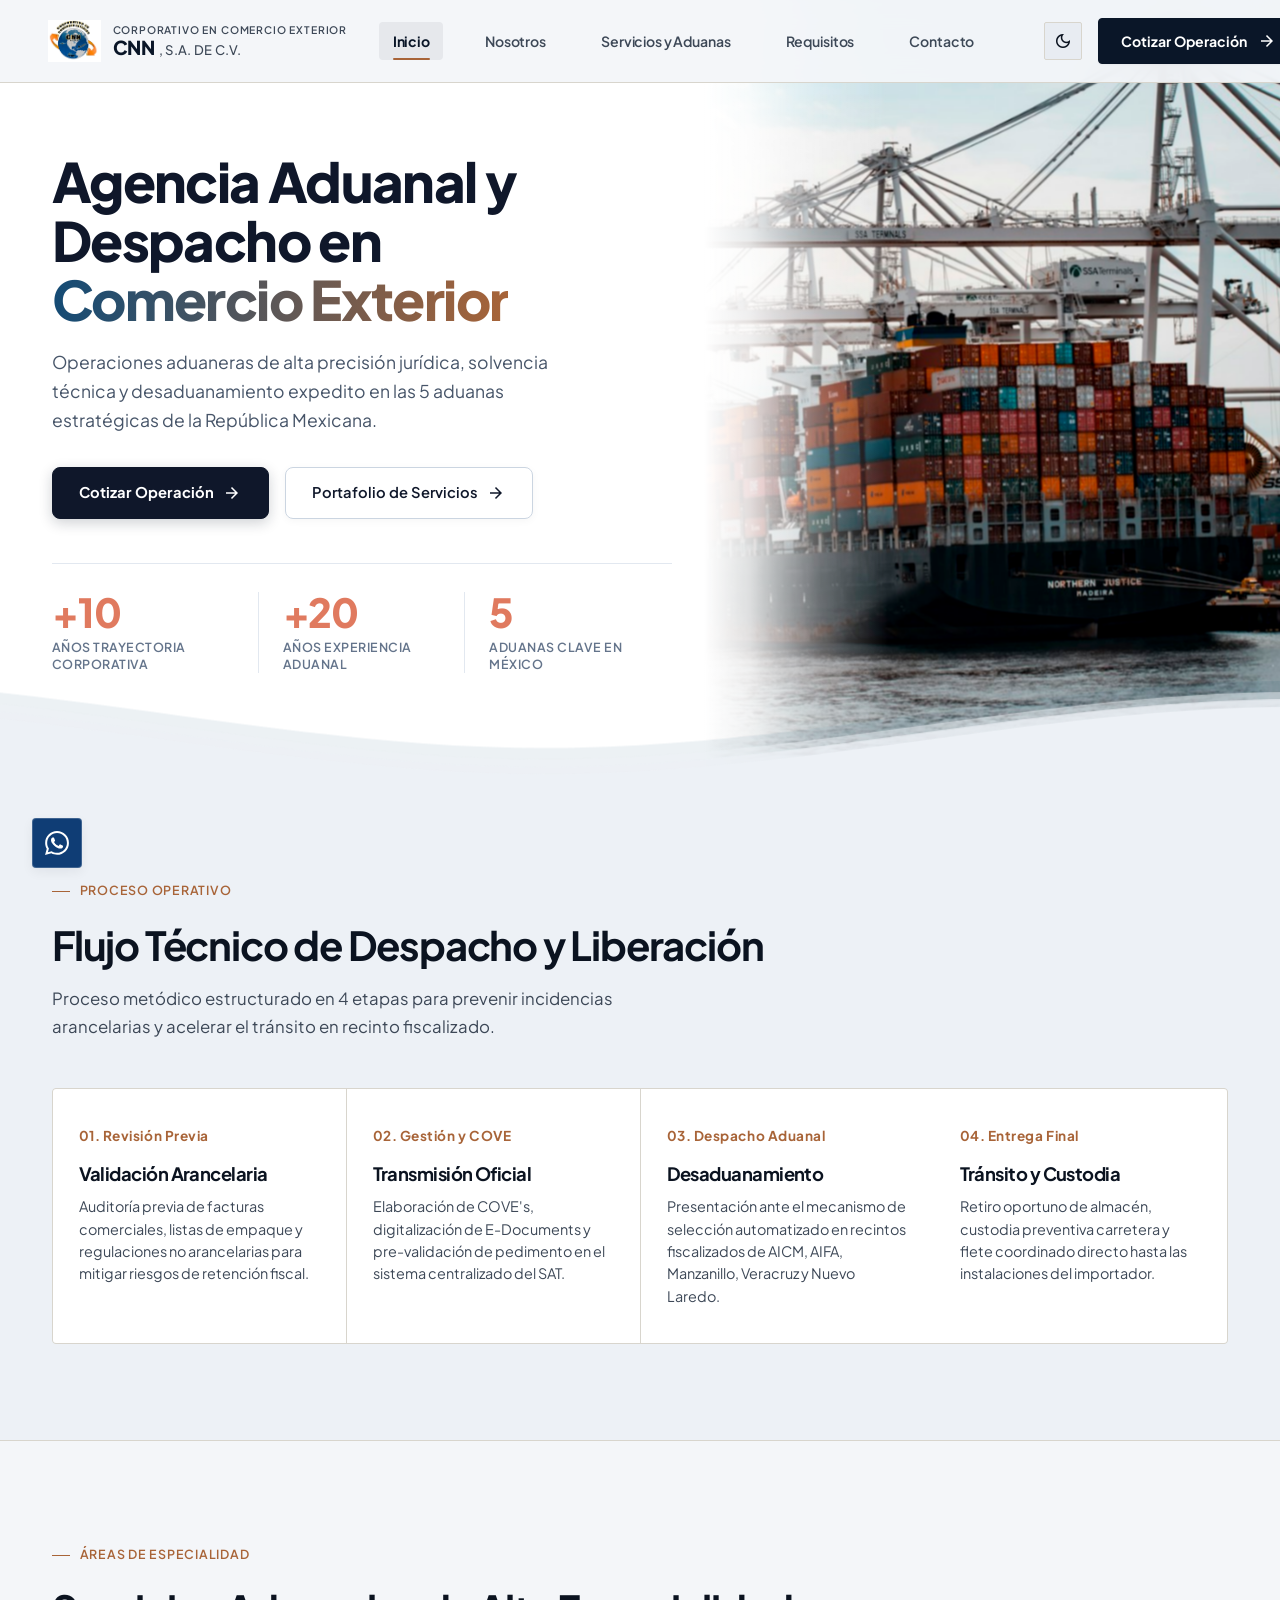
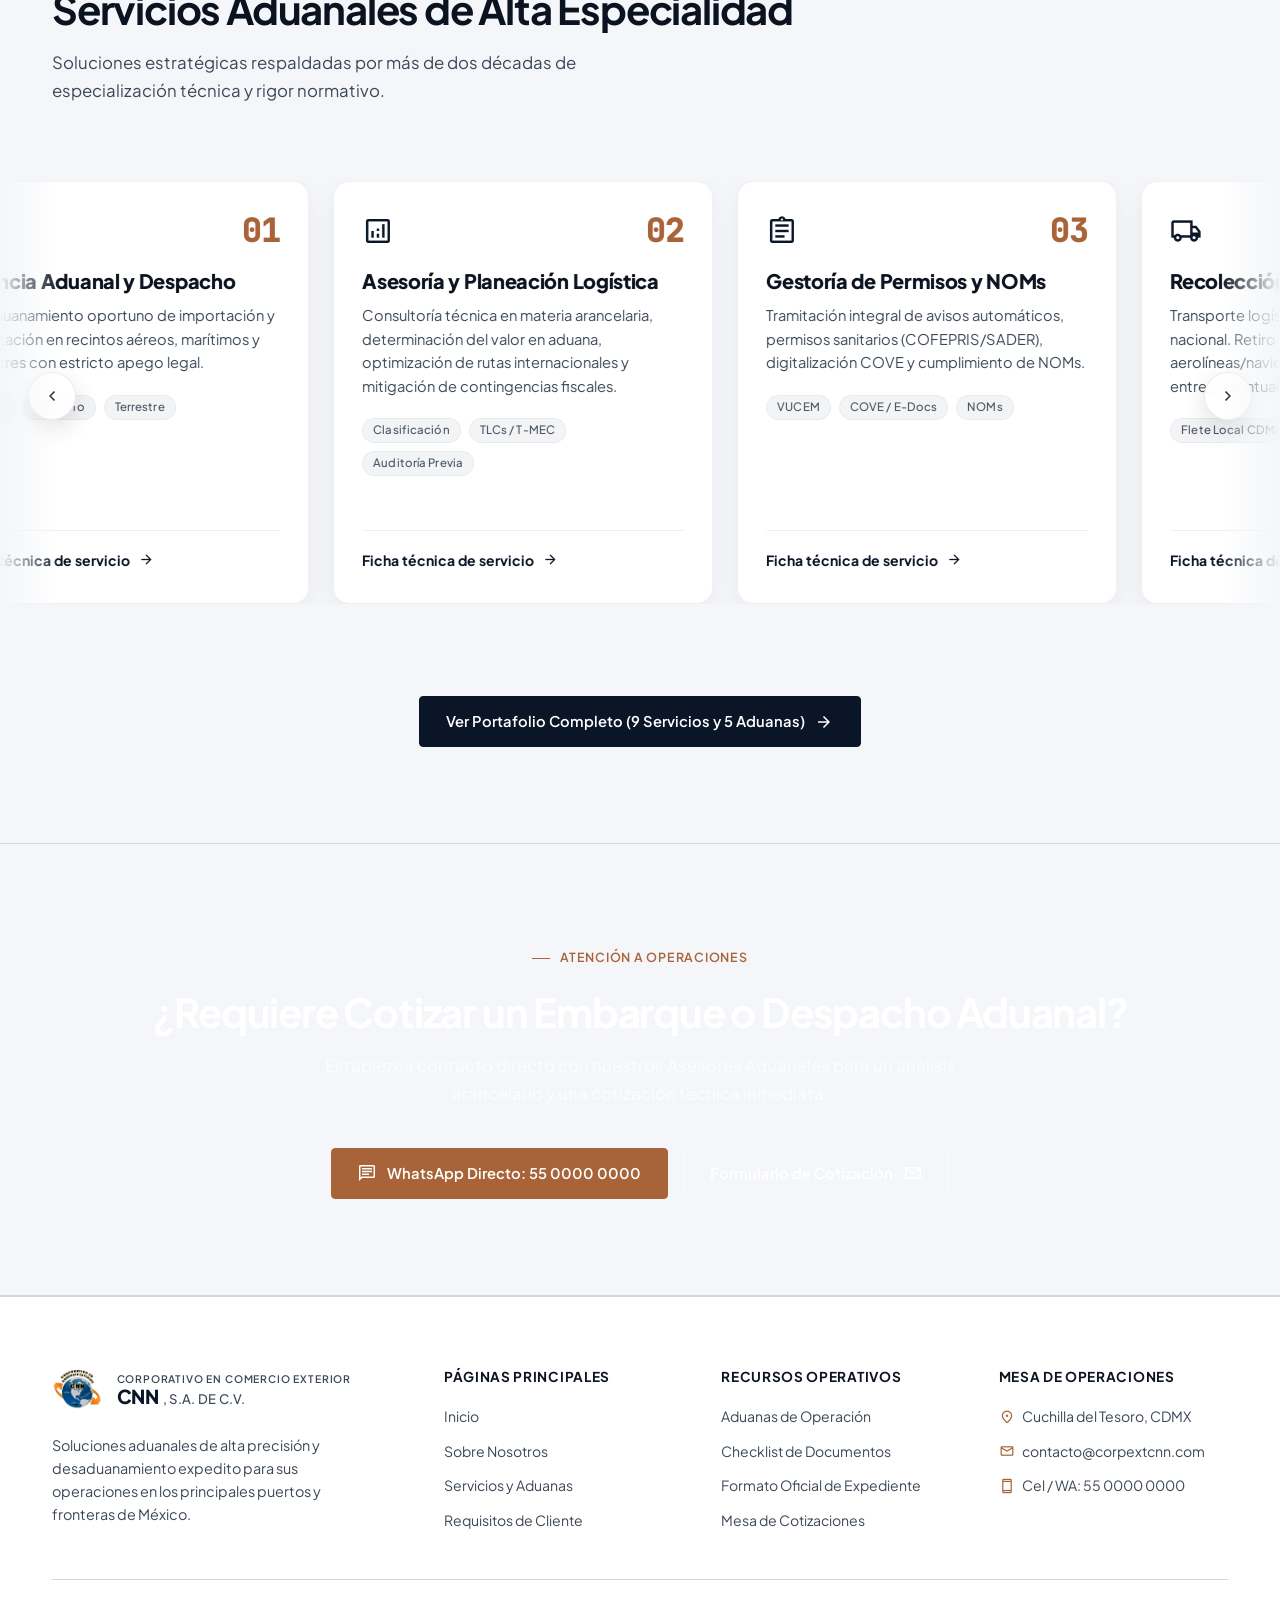
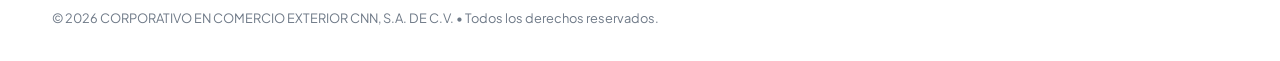
<file: index.html>
<!DOCTYPE html>
<html lang="es" data-theme="light">
<head>
  <meta charset="UTF-8">
  <meta name="viewport" content="width=device-width, initial-scale=1.0">
  <title>CORPORATIVO EN COMERCIO EXTERIOR CNN, S.A. DE C.V. | Agencia Aduanal</title>
  <meta name="description" content="CORPORATIVO EN COMERCIO EXTERIOR CNN, S.A. DE C.V. - Agencia Aduanal y Consultoría en Comercio Exterior. Despacho ágil, seguro y expedito en las 5 aduanas clave de México.">
  
  <script>(function(){const t=localStorage.getItem('cnn_theme')||'light';document.documentElement.setAttribute('data-theme',t);})();</script>
  <link rel="stylesheet" href="https://fonts.googleapis.com/css2?family=Material+Symbols+Outlined:opsz,wght,FILL,GRAD@20..48,100..700,0..1,-50..200" />
  <link rel="stylesheet" href="styles.css">
  <link rel="icon" type="image/png" href="assets/images/cnn_logo.png">
</head>
<body>

  <!-- HEADER -->
  <header class="header">
    <div class="container nav-container">
      <a href="index.html" class="logo">
        <img src="assets/images/cnn_logo.png" alt="CORPORATIVO EN COMERCIO EXTERIOR CNN, S.A. DE C.V." class="logo-img">
        <div class="logo-text">
          <span class="logo-dept">CORPORATIVO EN COMERCIO EXTERIOR</span>
          <div class="logo-brand-row">
            <span class="logo-title">CNN</span>
            <span class="logo-subtitle">, S.A. DE C.V.</span>
          </div>
        </div>
      </a>

      <nav class="nav-menu" id="navMenu">
        <a href="index.html" class="nav-link active">Inicio</a>
        <a href="nosotros.html" class="nav-link">Nosotros</a>
        <a href="servicios.html" class="nav-link">Servicios y Aduanas</a>
        <a href="requisitos.html" class="nav-link">Requisitos</a>
        <a href="contacto.html" class="nav-link">Contacto</a>
        <a href="contacto.html" class="btn btn-primary nav-mobile-cta">
          <span>Cotizar Operación</span>
          <span class="material-symbols-outlined">arrow_forward</span>
        </a>
      </nav>

      <div class="nav-actions">
        <button class="theme-toggle" id="themeToggle" aria-label="Cambiar tema">
          <!-- Icon injected by JS -->
        </button>
        <a href="contacto.html" class="btn btn-primary">
          <span>Cotizar Operación</span>
          <span class="material-symbols-outlined">arrow_forward</span>
        </a>
        <button class="mobile-nav-toggle" id="navToggle" aria-label="Menú">
          <span class="material-symbols-outlined">menu</span>
        </button>
      </div>
    </div>
  </header>

  <!-- WHATSAPP FLOAT -->
  <a href="https://wa.me/525500000000?text=Hola,%20deseo%20informaci%C3%B3n%20sobre%20sus%20servicios" target="_blank" class="whatsapp-float" aria-label="WhatsApp">
    <svg class="svg-icon" viewBox="0 0 24 24"><path d="M.057 24l1.687-6.163c-1.041-1.804-1.588-3.849-1.587-5.946.003-6.556 5.338-11.891 11.893-11.891 3.181.001 6.167 1.24 8.413 3.488 2.245 2.248 3.481 5.236 3.48 8.414-.003 6.557-5.338 11.892-11.893 11.892-1.99-.001-3.951-.5-5.688-1.448l-6.305 1.654zm6.597-3.807c1.676.995 3.276 1.591 5.392 1.592 5.448 0 9.886-4.434 9.889-9.885.002-5.462-4.415-9.89-9.881-9.892-5.452 0-9.887 4.434-9.889 9.884-.001 2.225.651 3.891 1.746 5.634l-.999 3.648 3.742-.981zm11.387-5.464c-.074-.124-.272-.198-.57-.347-.297-.149-1.758-.868-2.031-.967-.272-.099-.47-.149-.669.149-.198.297-.768.967-.941 1.165-.173.198-.347.223-.644.074-.297-.149-1.255-.462-2.39-1.475-.883-.788-1.48-1.761-1.653-2.059-.173-.297-.018-.458.13-.606.134-.133.297-.347.446-.521.151-.172.2-.296.3-.495.099-.198.05-.372-.025-.521-.075-.148-.669-1.611-.916-2.206-.242-.579-.487-.501-.669-.51l-.57-.01c-.198 0-.52.074-.792.372s-1.04 1.016-1.04 2.479 1.065 2.876 1.213 3.074c.149.198 2.095 3.2 5.076 4.487.709.306 1.263.489 1.694.626.712.226 1.36.194 1.872.118.571-.085 1.758-.719 2.006-1.413.248-.695.248-1.29.173-1.414z"/></svg>
  </a>

  <!-- HERO SECTION -->
  <section class="hero-split hero-oceanic">
    <div class="hero-ambient-glow" aria-hidden="true"></div>
    <div class="hero-concave-shadow" aria-hidden="true"></div>

    <div class="container">
      <div class="hero-text-col">
        <h1 class="hero-title hero-stagger-1">
          Agencia Aduanal y Despacho en <span class="hero-accent">Comercio Exterior</span>
        </h1>
        <p class="hero-description hero-stagger-3">
          Operaciones aduaneras de alta precisión jurídica, solvencia técnica y desaduanamiento expedito en las 5 aduanas estratégicas de la República Mexicana.
        </p>
        <div class="hero-cta hero-stagger-4">
          <a href="contacto.html" class="btn btn-primary">
            <span>Cotizar Operación</span>
            <span class="material-symbols-outlined">arrow_forward</span>
          </a>
          <a href="servicios.html" class="btn btn-outline">
            <span>Portafolio de Servicios</span>
            <span class="material-symbols-outlined">arrow_forward</span>
          </a>
        </div>

        <div class="hero-stats-banner hero-stagger-5">
          <div class="stat-item">
            <h3>+<span class="counter" data-target="10">0</span></h3>
            <p>Años Trayectoria Corporativa</p>
          </div>
          <div class="stat-item">
            <h3>+<span class="counter" data-target="20">0</span></h3>
            <p>Años Experiencia Aduanal</p>
          </div>
          <div class="stat-item">
            <h3><span class="counter" data-target="5">0</span></h3>
            <p>Aduanas Clave en México</p>
          </div>
        </div>
      </div>
    </div>

    <div class="hero-visual">
      <div class="hero-img-wrapper">
        <img src="assets/images/hero_contenedores.jpg" onerror="this.onerror=null;this.src='https://images.unsplash.com/photo-1578575437130-527eed3abbec?auto=format&fit=crop&w=1400&q=85';" alt="Terminal Portuaria de Contenedores y Logística Internacional" loading="eager" width="1400" height="933">
      </div>
    </div>

    <div class="hero-waves-container" aria-hidden="true">
      <svg class="waves" xmlns="http://www.w3.org/2000/svg" xmlns:xlink="http://www.w3.org/1999/xlink"
        viewBox="0 24 150 28" preserveAspectRatio="none" shape-rendering="auto">
        <defs>
          <path id="gentle-wave" d="M-160 44c30 0 58-18 88-18s 58 18 88 18 58-18 88-18 58 18 88 18 v44h-352z" />
        </defs>
        <g class="waves-parallax">
          <use xlink:href="#gentle-wave" href="#gentle-wave" x="48" y="0" class="wave-layer-1" />
          <use xlink:href="#gentle-wave" href="#gentle-wave" x="48" y="3" class="wave-layer-2" />
          <use xlink:href="#gentle-wave" href="#gentle-wave" x="48" y="5" class="wave-layer-3" />
          <use xlink:href="#gentle-wave" href="#gentle-wave" x="48" y="7" class="wave-layer-4" />
        </g>
      </svg>
    </div>
  </section>

  <!-- TIMELINE PROCESS -->
  <section class="section timeline-section">
    <div class="container">
      <div class="reveal reveal-up">
        <div class="section-tag">
          Proceso Operativo
        </div>
        <h2 class="section-title">Flujo Técnico de Despacho y Liberación</h2>
        <p class="section-subtitle">
          Proceso metódico estructurado en 4 etapas para prevenir incidencias arancelarias y acelerar el tránsito en recinto fiscalizado.
        </p>
      </div>

      <div class="timeline-steps">
        <div class="timeline-step reveal reveal-up delay-100">
          <div class="step-num">01. Revisión Previa</div>
          <h3 class="step-title">Validación Arancelaria</h3>
          <p class="step-desc">Auditoría previa de facturas comerciales, listas de empaque y regulaciones no arancelarias para mitigar riesgos de retención fiscal.</p>
        </div>

        <div class="timeline-step reveal reveal-up delay-200">
          <div class="step-num">02. Gestión y COVE</div>
          <h3 class="step-title">Transmisión Oficial</h3>
          <p class="step-desc">Elaboración de COVE's, digitalización de E-Documents y pre-validación de pedimento en el sistema centralizado del SAT.</p>
        </div>

        <div class="timeline-step reveal reveal-up delay-300">
          <div class="step-num">03. Despacho Aduanal</div>
          <h3 class="step-title">Desaduanamiento</h3>
          <p class="step-desc">Presentación ante el mecanismo de selección automatizado en recintos fiscalizados de AICM, AIFA, Manzanillo, Veracruz y Nuevo Laredo.</p>
        </div>

        <div class="timeline-step reveal reveal-up delay-400">
          <div class="step-num">04. Entrega Final</div>
          <h3 class="step-title">Tránsito y Custodia</h3>
          <p class="step-desc">Retiro oportuno de almacén, custodia preventiva carretera y flete coordinado directo hasta las instalaciones del importador.</p>
        </div>
      </div>
    </div>
  </section>

  <!-- SERVICIOS PREVIEW -->
  <section class="section">
    <div class="container">
      <div class="reveal reveal-up">
        <div class="section-tag">
          Áreas de Especialidad
        </div>
        <h2 class="section-title">Servicios Aduanales de Alta Especialidad</h2>
        <p class="section-subtitle">
          Soluciones estratégicas respaldadas por más de dos décadas de especialización técnica y rigor normativo.
        </p>
      </div>

      <div class="services-slider-container">
        <!-- Flechas flotantes de navegación -->
        <button class="slider-arrow slider-arrow-prev" aria-label="Servicio anterior">
          <span class="material-symbols-outlined">chevron_left</span>
        </button>
        <button class="slider-arrow slider-arrow-next" aria-label="Siguiente servicio">
          <span class="material-symbols-outlined">chevron_right</span>
        </button>

        <div class="services-slider-viewport">
          <div class="infinite-services-track" id="homeServicesTrack">
            <!-- SET 1: 9 Soluciones Originales -->
            <!-- Servicio 01 -->
            <article class="service-card infinite-card">
              <div>
                <div class="service-card-top">
                  <span class="material-symbols-outlined service-lead-icon">domain</span>
                  <span class="service-card-number">01</span>
                </div>
                <h3 class="service-card-title">Agencia Aduanal y Despacho</h3>
                <p class="service-card-desc">Desaduanamiento oportuno de importación y exportación en recintos aéreos, marítimos y terrestres con estricto apego legal.</p>
                <div class="service-badges">
                  <span class="service-chip">Aéreo</span>
                  <span class="service-chip">Marítimo</span>
                  <span class="service-chip">Terrestre</span>
                </div>
              </div>
              <a href="servicios.html" class="service-link">
                <span>Ficha técnica de servicio</span>
                <span class="material-symbols-outlined">arrow_forward</span>
              </a>
            </article>

            <!-- Servicio 02 -->
            <article class="service-card infinite-card">
              <div>
                <div class="service-card-top">
                  <span class="material-symbols-outlined service-lead-icon">analytics</span>
                  <span class="service-card-number">02</span>
                </div>
                <h3 class="service-card-title">Asesoría y Planeación Logística</h3>
                <p class="service-card-desc">Consultoría técnica en materia arancelaria, determinación del valor en aduana, optimización de rutas internacionales y mitigación de contingencias fiscales.</p>
                <div class="service-badges">
                  <span class="service-chip">Clasificación</span>
                  <span class="service-chip">TLCs / T-MEC</span>
                  <span class="service-chip">Auditoría Previa</span>
                </div>
              </div>
              <a href="servicios.html" class="service-link">
                <span>Ficha técnica de servicio</span>
                <span class="material-symbols-outlined">arrow_forward</span>
              </a>
            </article>

            <!-- Servicio 03 -->
            <article class="service-card infinite-card">
              <div>
                <div class="service-card-top">
                  <span class="material-symbols-outlined service-lead-icon">assignment</span>
                  <span class="service-card-number">03</span>
                </div>
                <h3 class="service-card-title">Gestoría de Permisos y NOMs</h3>
                <p class="service-card-desc">Tramitación integral de avisos automáticos, permisos sanitarios (COFEPRIS/SADER), digitalización COVE y cumplimiento de NOMs.</p>
                <div class="service-badges">
                  <span class="service-chip">VUCEM</span>
                  <span class="service-chip">COVE / E-Docs</span>
                  <span class="service-chip">NOMs</span>
                </div>
              </div>
              <a href="servicios.html" class="service-link">
                <span>Ficha técnica de servicio</span>
                <span class="material-symbols-outlined">arrow_forward</span>
              </a>
            </article>

            <!-- Servicio 04 -->
            <article class="service-card infinite-card">
              <div>
                <div class="service-card-top">
                  <span class="material-symbols-outlined service-lead-icon">local_shipping</span>
                  <span class="service-card-number">04</span>
                </div>
                <h3 class="service-card-title">Recolección, Fletes y Entrega</h3>
                <p class="service-card-desc">Transporte logístico coordinado local y nacional. Retiro de guías en aerolíneas/navieras, maniobras en recinto y entrega puntual de carga en destino.</p>
                <div class="service-badges">
                  <span class="service-chip">Flete Local CDMX</span>
                  <span class="service-chip">Carretero</span>
                  <span class="service-chip">Custodia</span>
                </div>
              </div>
              <a href="servicios.html" class="service-link">
                <span>Ficha técnica de servicio</span>
                <span class="material-symbols-outlined">arrow_forward</span>
              </a>
            </article>

            <!-- Servicio 05 -->
            <article class="service-card infinite-card">
              <div>
                <div class="service-card-top">
                  <span class="material-symbols-outlined service-lead-icon">security</span>
                  <span class="service-card-number">05</span>
                </div>
                <h3 class="service-card-title">Custodia y Resguardo de Mercancía</h3>
                <p class="service-card-desc">Custodia preventiva armada y monitoreo satelital GPS en tiempo real para salvaguardar la integridad de embarques críticos durante el trayecto.</p>
                <div class="service-badges">
                  <span class="service-chip">Custodia Armada</span>
                  <span class="service-chip">Monitoreo GPS</span>
                  <span class="service-chip">Alto Valor</span>
                </div>
              </div>
              <a href="servicios.html" class="service-link">
                <span>Ficha técnica de servicio</span>
                <span class="material-symbols-outlined">arrow_forward</span>
              </a>
            </article>

            <!-- Servicio 06 -->
            <article class="service-card infinite-card">
              <div>
                <div class="service-card-top">
                  <span class="material-symbols-outlined service-lead-icon">sell</span>
                  <span class="service-card-number">06</span>
                </div>
                <h3 class="service-card-title">Etiquetado Fiscal en Recinto</h3>
                <p class="service-card-desc">Acondicionado, marbeteado y verificación de etiquetas en almacén de depósito fiscal autorizado, garantizando cumplimiento de NOM antes del despacho.</p>
                <div class="service-badges">
                  <span class="service-chip">Depósito Fiscal</span>
                  <span class="service-chip">Unidad UVA</span>
                  <span class="service-chip">Marbetes</span>
                </div>
              </div>
              <a href="servicios.html" class="service-link">
                <span>Ficha técnica de servicio</span>
                <span class="material-symbols-outlined">arrow_forward</span>
              </a>
            </article>

            <!-- Servicio 07 -->
            <article class="service-card infinite-card">
              <div>
                <div class="service-card-top">
                  <span class="material-symbols-outlined service-lead-icon">inventory_2</span>
                  <span class="service-card-number">07</span>
                </div>
                <h3 class="service-card-title">Consolidación y Desconsolidación</h3>
                <p class="service-card-desc">Recepción y desconsolidación de contenedores y carga fraccionada (LCL / LTL), optimizando tarifas de flete y coordinando entregas programadas.</p>
                <div class="service-badges">
                  <span class="service-chip">LCL / LTL</span>
                  <span class="service-chip">FCL Contenedor</span>
                  <span class="service-chip">Cross-Dock</span>
                </div>
              </div>
              <a href="servicios.html" class="service-link">
                <span>Ficha técnica de servicio</span>
                <span class="material-symbols-outlined">arrow_forward</span>
              </a>
            </article>

            <!-- Servicio 08 -->
            <article class="service-card infinite-card">
              <div>
                <div class="service-card-top">
                  <span class="material-symbols-outlined service-lead-icon">balance</span>
                  <span class="service-card-number">08</span>
                </div>
                <h3 class="service-card-title">Asesoría Legal y Defensa Aduanera</h3>
                <p class="service-card-desc">Respaldo jurídico en materia aduanera: atención a actas de reconocimiento, procedimientos PAMA, rectificaciones de pedimento y consultas al SAT.</p>
                <div class="service-badges">
                  <span class="service-chip">Atención PAMA</span>
                  <span class="service-chip">Rectificaciones</span>
                  <span class="service-chip">Defensa Fiscal</span>
                </div>
              </div>
              <a href="servicios.html" class="service-link">
                <span>Ficha técnica de servicio</span>
                <span class="material-symbols-outlined">arrow_forward</span>
              </a>
            </article>

            <!-- Servicio 09 -->
            <article class="service-card infinite-card">
              <div>
                <div class="service-card-top">
                  <span class="material-symbols-outlined service-lead-icon">science</span>
                  <span class="service-card-number">09</span>
                </div>
                <h3 class="service-card-title">Mercancías Reguladas y Especiales</h3>
                <p class="service-card-desc">Despacho especializado de mercancías con padrón sectorial: sustancias químicas, perecederos con cadena de frío, farmacéuticos y autopartes.</p>
                <div class="service-badges">
                  <span class="service-chip">Padrón Sectorial</span>
                  <span class="service-chip">Cadena Fría</span>
                  <span class="service-chip">Químicos</span>
                </div>
              </div>
              <a href="servicios.html" class="service-link">
                <span>Ficha técnica de servicio</span>
                <span class="material-symbols-outlined">arrow_forward</span>
              </a>
            </article>

            <!-- SET 2: Duplicado para Marquee Infinito Continuo -->
            <!-- Servicio 01 Duplicado -->
            <article class="service-card infinite-card" aria-hidden="true">
              <div>
                <div class="service-card-top">
                  <span class="material-symbols-outlined service-lead-icon">domain</span>
                  <span class="service-card-number">01</span>
                </div>
                <h3 class="service-card-title">Agencia Aduanal y Despacho</h3>
                <p class="service-card-desc">Desaduanamiento oportuno de importación y exportación en recintos aéreos, marítimos y terrestres con estricto apego legal.</p>
                <div class="service-badges">
                  <span class="service-chip">Aéreo</span>
                  <span class="service-chip">Marítimo</span>
                  <span class="service-chip">Terrestre</span>
                </div>
              </div>
              <a href="servicios.html" class="service-link" tabindex="-1">
                <span>Ficha técnica de servicio</span>
                <span class="material-symbols-outlined">arrow_forward</span>
              </a>
            </article>

            <!-- Servicio 02 Duplicado -->
            <article class="service-card infinite-card" aria-hidden="true">
              <div>
                <div class="service-card-top">
                  <span class="material-symbols-outlined service-lead-icon">analytics</span>
                  <span class="service-card-number">02</span>
                </div>
                <h3 class="service-card-title">Asesoría y Planeación Logística</h3>
                <p class="service-card-desc">Consultoría técnica en materia arancelaria, determinación del valor en aduana, optimización de rutas internacionales y mitigación de contingencias fiscales.</p>
                <div class="service-badges">
                  <span class="service-chip">Clasificación</span>
                  <span class="service-chip">TLCs / T-MEC</span>
                  <span class="service-chip">Auditoría Previa</span>
                </div>
              </div>
              <a href="servicios.html" class="service-link" tabindex="-1">
                <span>Ficha técnica de servicio</span>
                <span class="material-symbols-outlined">arrow_forward</span>
              </a>
            </article>

            <!-- Servicio 03 Duplicado -->
            <article class="service-card infinite-card" aria-hidden="true">
              <div>
                <div class="service-card-top">
                  <span class="material-symbols-outlined service-lead-icon">assignment</span>
                  <span class="service-card-number">03</span>
                </div>
                <h3 class="service-card-title">Gestoría de Permisos y NOMs</h3>
                <p class="service-card-desc">Tramitación integral de avisos automáticos, permisos sanitarios (COFEPRIS/SADER), digitalización COVE y cumplimiento de NOMs.</p>
                <div class="service-badges">
                  <span class="service-chip">VUCEM</span>
                  <span class="service-chip">COVE / E-Docs</span>
                  <span class="service-chip">NOMs</span>
                </div>
              </div>
              <a href="servicios.html" class="service-link" tabindex="-1">
                <span>Ficha técnica de servicio</span>
                <span class="material-symbols-outlined">arrow_forward</span>
              </a>
            </article>

            <!-- Servicio 04 Duplicado -->
            <article class="service-card infinite-card" aria-hidden="true">
              <div>
                <div class="service-card-top">
                  <span class="material-symbols-outlined service-lead-icon">local_shipping</span>
                  <span class="service-card-number">04</span>
                </div>
                <h3 class="service-card-title">Recolección, Fletes y Entrega</h3>
                <p class="service-card-desc">Transporte logístico coordinado local y nacional. Retiro de guías en aerolíneas/navieras, maniobras en recinto y entrega puntual de carga en destino.</p>
                <div class="service-badges">
                  <span class="service-chip">Flete Local CDMX</span>
                  <span class="service-chip">Carretero</span>
                  <span class="service-chip">Custodia</span>
                </div>
              </div>
              <a href="servicios.html" class="service-link" tabindex="-1">
                <span>Ficha técnica de servicio</span>
                <span class="material-symbols-outlined">arrow_forward</span>
              </a>
            </article>

            <!-- Servicio 05 Duplicado -->
            <article class="service-card infinite-card" aria-hidden="true">
              <div>
                <div class="service-card-top">
                  <span class="material-symbols-outlined service-lead-icon">security</span>
                  <span class="service-card-number">05</span>
                </div>
                <h3 class="service-card-title">Custodia y Resguardo de Mercancía</h3>
                <p class="service-card-desc">Custodia preventiva armada y monitoreo satelital GPS en tiempo real para salvaguardar la integridad de embarques críticos durante el trayecto.</p>
                <div class="service-badges">
                  <span class="service-chip">Custodia Armada</span>
                  <span class="service-chip">Monitoreo GPS</span>
                  <span class="service-chip">Alto Valor</span>
                </div>
              </div>
              <a href="servicios.html" class="service-link" tabindex="-1">
                <span>Ficha técnica de servicio</span>
                <span class="material-symbols-outlined">arrow_forward</span>
              </a>
            </article>

            <!-- Servicio 06 Duplicado -->
            <article class="service-card infinite-card" aria-hidden="true">
              <div>
                <div class="service-card-top">
                  <span class="material-symbols-outlined service-lead-icon">sell</span>
                  <span class="service-card-number">06</span>
                </div>
                <h3 class="service-card-title">Etiquetado Fiscal en Recinto</h3>
                <p class="service-card-desc">Acondicionado, marbeteado y verificación de etiquetas en almacén de depósito fiscal autorizado, garantizando cumplimiento de NOM antes del despacho.</p>
                <div class="service-badges">
                  <span class="service-chip">Depósito Fiscal</span>
                  <span class="service-chip">Unidad UVA</span>
                  <span class="service-chip">Marbetes</span>
                </div>
              </div>
              <a href="servicios.html" class="service-link" tabindex="-1">
                <span>Ficha técnica de servicio</span>
                <span class="material-symbols-outlined">arrow_forward</span>
              </a>
            </article>

            <!-- Servicio 07 Duplicado -->
            <article class="service-card infinite-card" aria-hidden="true">
              <div>
                <div class="service-card-top">
                  <span class="material-symbols-outlined service-lead-icon">inventory_2</span>
                  <span class="service-card-number">07</span>
                </div>
                <h3 class="service-card-title">Consolidación y Desconsolidación</h3>
                <p class="service-card-desc">Recepción y desconsolidación de contenedores y carga fraccionada (LCL / LTL), optimizando tarifas de flete y coordinando entregas programadas.</p>
                <div class="service-badges">
                  <span class="service-chip">LCL / LTL</span>
                  <span class="service-chip">FCL Contenedor</span>
                  <span class="service-chip">Cross-Dock</span>
                </div>
              </div>
              <a href="servicios.html" class="service-link" tabindex="-1">
                <span>Ficha técnica de servicio</span>
                <span class="material-symbols-outlined">arrow_forward</span>
              </a>
            </article>

            <!-- Servicio 08 Duplicado -->
            <article class="service-card infinite-card" aria-hidden="true">
              <div>
                <div class="service-card-top">
                  <span class="material-symbols-outlined service-lead-icon">balance</span>
                  <span class="service-card-number">08</span>
                </div>
                <h3 class="service-card-title">Asesoría Legal y Defensa Aduanera</h3>
                <p class="service-card-desc">Respaldo jurídico en materia aduanera: atención a actas de reconocimiento, procedimientos PAMA, rectificaciones de pedimento y consultas al SAT.</p>
                <div class="service-badges">
                  <span class="service-chip">Atención PAMA</span>
                  <span class="service-chip">Rectificaciones</span>
                  <span class="service-chip">Defensa Fiscal</span>
                </div>
              </div>
              <a href="servicios.html" class="service-link" tabindex="-1">
                <span>Ficha técnica de servicio</span>
                <span class="material-symbols-outlined">arrow_forward</span>
              </a>
            </article>

            <!-- Servicio 09 Duplicado -->
            <article class="service-card infinite-card" aria-hidden="true">
              <div>
                <div class="service-card-top">
                  <span class="material-symbols-outlined service-lead-icon">science</span>
                  <span class="service-card-number">09</span>
                </div>
                <h3 class="service-card-title">Mercancías Reguladas y Especiales</h3>
                <p class="service-card-desc">Despacho especializado de mercancías con padrón sectorial: sustancias químicas, perecederos con cadena de frío, farmacéuticos y autopartes.</p>
                <div class="service-badges">
                  <span class="service-chip">Padrón Sectorial</span>
                  <span class="service-chip">Cadena Fría</span>
                  <span class="service-chip">Químicos</span>
                </div>
              </div>
              <a href="servicios.html" class="service-link" tabindex="-1">
                <span>Ficha técnica de servicio</span>
                <span class="material-symbols-outlined">arrow_forward</span>
              </a>
            </article>
          </div>
        </div>
      </div>

      <div style="text-align:center; margin-top:3.5rem;" class="reveal reveal-up">
        <a href="servicios.html" class="btn btn-primary">
          <span>Ver Portafolio Completo (9 Servicios y 5 Aduanas)</span>
          <span class="material-symbols-outlined">arrow_forward</span>
        </a>
      </div>
    </div>
  </section>

  <!-- CALL TO ACTION BANNER -->
  <section class="section cta-banner-parallax">
    <div class="container" style="text-align:center;">
      <div class="section-tag" style="justify-content:center; color:var(--accent-gold); margin-bottom:1.25rem;">
        Atención a Operaciones
      </div>
      <h2 style="font-size:clamp(1.9rem, 3.4vw, 2.5rem); color:#ffffff; margin-bottom:1rem; font-weight:700; letter-spacing:-0.03em;">
        ¿Requiere Cotizar un Embarque o Despacho Aduanal?
      </h2>
      <p style="color:rgba(255,255,255,0.78); font-size:1.05rem; max-width:680px; margin:0 auto 2.5rem; line-height:1.65;">
        Establezca contacto directo con nuestros Asesores Aduanales para un análisis arancelario y una cotización técnica inmediata.
      </p>
      <div style="display:flex; justify-content:center; gap:1rem; flex-wrap:wrap;">
        <a href="https://wa.me/525500000000?text=Hola,%20deseo%20cotizar%20un%20embarque" target="_blank" class="btn btn-accent">
          <span class="material-symbols-outlined">chat</span>
          <span>WhatsApp Directo: 55 0000 0000</span>
        </a>
        <a href="contacto.html" class="btn btn-outline btn-outline-invert">
          <span>Formulario de Cotización</span>
          <span class="material-symbols-outlined">mail</span>
        </a>
      </div>
    </div>
  </section>

  <!-- FOOTER -->
  <footer class="footer">
    <div class="container">
      <div class="footer-grid">
        <div class="footer-col">
          <a href="index.html" class="logo">
            <img src="assets/images/cnn_logo.png" alt="CORPORATIVO EN COMERCIO EXTERIOR CNN, S.A. DE C.V." class="logo-img">
            <div class="logo-text">
              <span class="logo-dept">CORPORATIVO EN COMERCIO EXTERIOR</span>
              <div class="logo-brand-row">
                <span class="logo-title">CNN</span>
                <span class="logo-subtitle">, S.A. DE C.V.</span>
              </div>
            </div>
          </a>
          <p>Soluciones aduanales de alta precisión y desaduanamiento expedito para sus operaciones en los principales puertos y fronteras de México.</p>
        </div>

        <div class="footer-col">
          <h4 class="footer-title">Páginas Principales</h4>
          <div class="footer-links">
            <a href="index.html">Inicio</a>
            <a href="nosotros.html">Sobre Nosotros</a>
            <a href="servicios.html">Servicios y Aduanas</a>
            <a href="requisitos.html">Requisitos de Cliente</a>
          </div>
        </div>

        <div class="footer-col">
          <h4 class="footer-title">Recursos Operativos</h4>
          <div class="footer-links">
            <a href="servicios.html">Aduanas de Operación</a>
            <a href="requisitos.html">Checklist de Documentos</a>
            <a href="requisitos.html">Formato Oficial de Expediente</a>
            <a href="contacto.html">Mesa de Cotizaciones</a>
          </div>
        </div>

        <div class="footer-col">
          <h4 class="footer-title">Mesa de Operaciones</h4>
          <div class="footer-links">
            <span><span class="material-symbols-outlined" style="font-size:16px; color:var(--accent-gold);">location_on</span> Cuchilla del Tesoro, CDMX</span>
            <a href="mailto:contacto@corpextcnn.com"><span class="material-symbols-outlined" style="font-size:16px; color:var(--accent-gold);">mail</span> contacto@corpextcnn.com</a>
            <a href="tel:5500000000"><span class="material-symbols-outlined" style="font-size:16px; color:var(--accent-gold);">smartphone</span> Cel / WA: 55 0000 0000</a>
          </div>
        </div>
      </div>

      <div class="footer-bottom">
        <div>© <span id="year">2026</span> CORPORATIVO EN COMERCIO EXTERIOR CNN, S.A. DE C.V. • Todos los derechos reservados.</div>
      </div>
    </div>
  </footer>

  <script src="app.js"></script>
</body>
</html>
</file>
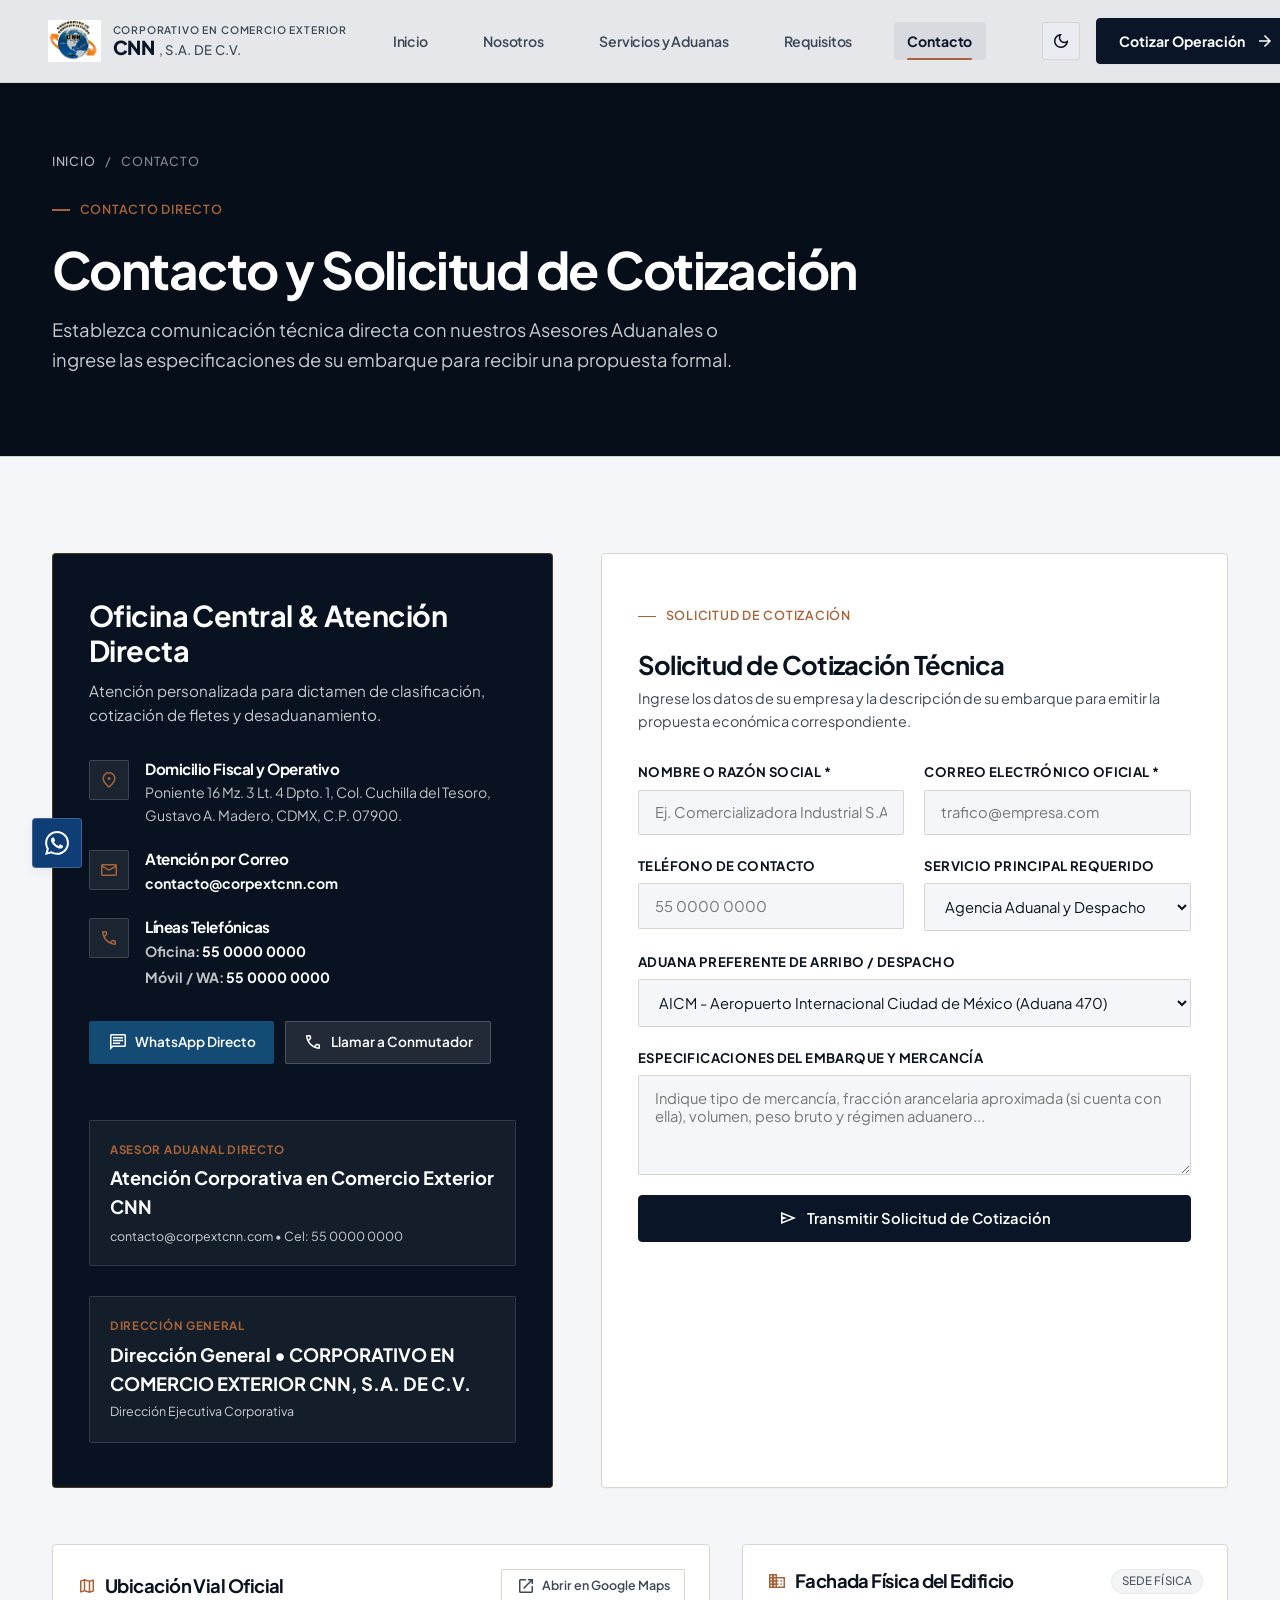
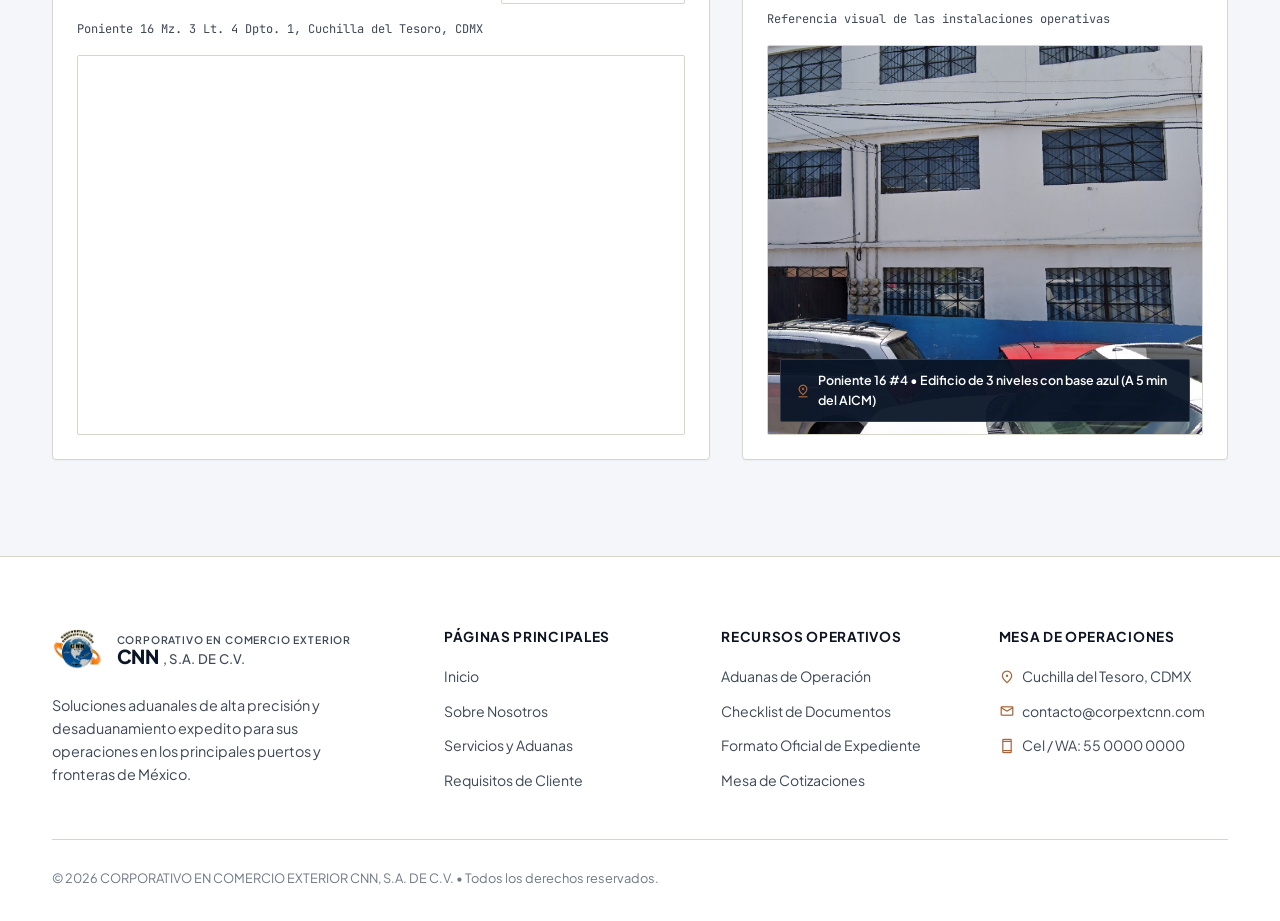
<file: contacto.html>
<!DOCTYPE html>
<html lang="es" data-theme="light">
<head>
  <meta charset="UTF-8">
  <meta name="viewport" content="width=device-width, initial-scale=1.0">
  <title>Contacto y Cotización | CORPORATIVO EN COMERCIO EXTERIOR CNN, S.A. DE C.V.</title>
  <meta name="description" content="Póngase en contacto con los Asesores Aduanales de CORPORATIVO EN COMERCIO EXTERIOR CNN, S.A. DE C.V. o solicite una cotización para sus embarques de comercio exterior.">
  
  <script>(function(){const t=localStorage.getItem('cnn_theme')||'light';document.documentElement.setAttribute('data-theme',t);})();</script>
  <link rel="stylesheet" href="https://fonts.googleapis.com/css2?family=Material+Symbols+Outlined:opsz,wght,FILL,GRAD@20..48,100..700,0..1,-50..200" />
  <link rel="stylesheet" href="styles.css">
  <link rel="icon" type="image/png" href="assets/images/cnn_logo.png">
</head>
<body>

  <!-- HEADER -->
  <header class="header">
    <div class="container nav-container">
      <a href="index.html" class="logo">
        <img src="assets/images/cnn_logo.png" alt="CORPORATIVO EN COMERCIO EXTERIOR CNN, S.A. DE C.V." class="logo-img">
        <div class="logo-text">
          <span class="logo-dept">CORPORATIVO EN COMERCIO EXTERIOR</span>
          <div class="logo-brand-row">
            <span class="logo-title">CNN</span>
            <span class="logo-subtitle">, S.A. DE C.V.</span>
          </div>
        </div>
      </a>

      <nav class="nav-menu" id="navMenu">
        <a href="index.html" class="nav-link">Inicio</a>
        <a href="nosotros.html" class="nav-link">Nosotros</a>
        <a href="servicios.html" class="nav-link">Servicios y Aduanas</a>
        <a href="requisitos.html" class="nav-link">Requisitos</a>
        <a href="contacto.html" class="nav-link active">Contacto</a>
        <a href="contacto.html" class="btn btn-primary nav-mobile-cta">
          <span>Cotizar Operación</span>
          <span class="material-symbols-outlined">arrow_forward</span>
        </a>
      </nav>

      <div class="nav-actions">
        <button class="theme-toggle" id="themeToggle" aria-label="Cambiar tema">
          <!-- Icon injected by JS -->
        </button>
        <a href="contacto.html" class="btn btn-primary">
          <span>Cotizar Operación</span>
          <span class="material-symbols-outlined">arrow_forward</span>
        </a>
        <button class="mobile-nav-toggle" id="navToggle" aria-label="Menú">
          <span class="material-symbols-outlined">menu</span>
        </button>
      </div>
    </div>
  </header>

  <!-- WHATSAPP FLOAT -->
  <a href="https://wa.me/525500000000?text=Hola,%20deseo%20informaci%C3%B3n%20sobre%20sus%20servicios" target="_blank" class="whatsapp-float" aria-label="WhatsApp">
    <svg class="svg-icon" viewBox="0 0 24 24"><path d="M.057 24l1.687-6.163c-1.041-1.804-1.588-3.849-1.587-5.946.003-6.556 5.338-11.891 11.893-11.891 3.181.001 6.167 1.24 8.413 3.488 2.245 2.248 3.481 5.236 3.48 8.414-.003 6.557-5.338 11.892-11.893 11.892-1.99-.001-3.951-.5-5.688-1.448l-6.305 1.654zm6.597-3.807c1.676.995 3.276 1.591 5.392 1.592 5.448 0 9.886-4.434 9.889-9.885.002-5.462-4.415-9.89-9.881-9.892-5.452 0-9.887 4.434-9.889 9.884-.001 2.225.651 3.891 1.746 5.634l-.999 3.648 3.742-.981zm11.387-5.464c-.074-.124-.272-.198-.57-.347-.297-.149-1.758-.868-2.031-.967-.272-.099-.47-.149-.669.149-.198.297-.768.967-.941 1.165-.173.198-.347.223-.644.074-.297-.149-1.255-.462-2.39-1.475-.883-.788-1.48-1.761-1.653-2.059-.173-.297-.018-.458.13-.606.134-.133.297-.347.446-.521.151-.172.2-.296.3-.495.099-.198.05-.372-.025-.521-.075-.148-.669-1.611-.916-2.206-.242-.579-.487-.501-.669-.51l-.57-.01c-.198 0-.52.074-.792.372s-1.04 1.016-1.04 2.479 1.065 2.876 1.213 3.074c.149.198 2.095 3.2 5.076 4.487.709.306 1.263.489 1.694.626.712.226 1.36.194 1.872.118.571-.085 1.758-.719 2.006-1.413.248-.695.248-1.29.173-1.414z"/></svg>
  </a>

  <!-- PAGE HEADER -->
  <section class="section-hero-header">
    <div class="container">
      <div class="breadcrumb-trail">
        <a href="index.html">Inicio</a>
        <span>/</span>
        <span>Contacto</span>
      </div>
      <div class="section-tag" style="color:var(--accent-gold);">
        Contacto Directo
      </div>
      <h1>Contacto y Solicitud de Cotización</h1>
      <p>Establezca comunicación técnica directa con nuestros Asesores Aduanales o ingrese las especificaciones de su embarque para recibir una propuesta formal.</p>
    </div>
  </section>

  <!-- FORMULARIO & DETALLES DE CONTACTO -->
  <section class="section">
    <div class="container">
      <div class="contact-split">
        <div class="contact-info-card reveal reveal-left">
          <div>
            <h3>Oficina Central & Atención Directa</h3>
            <p>Atención personalizada para dictamen de clasificación, cotización de fletes y desaduanamiento.</p>

            <div class="contact-detail-item">
              <div class="contact-icon-circle">
                <span class="material-symbols-outlined">location_on</span>
              </div>
              <div class="contact-detail-text">
                <h4>Domicilio Fiscal y Operativo</h4>
                <p>Poniente 16 Mz. 3 Lt. 4 Dpto. 1, Col. Cuchilla del Tesoro, Gustavo A. Madero, CDMX, C.P. 07900.</p>
              </div>
            </div>

            <div class="contact-detail-item">
              <div class="contact-icon-circle">
                <span class="material-symbols-outlined">mail</span>
              </div>
              <div class="contact-detail-text">
                <h4>Atención por Correo</h4>
                <p><a href="mailto:contacto@corpextcnn.com" style="color:#ffffff; font-weight:700;">contacto@corpextcnn.com</a></p>
              </div>
            </div>

            <div class="contact-detail-item">
              <div class="contact-icon-circle">
                <span class="material-symbols-outlined">call</span>
              </div>
              <div class="contact-detail-text">
                <h4>Líneas Telefónicas</h4>
                <p><strong>Oficina:</strong> <a href="tel:5500000000" style="color:#ffffff; font-weight:700;">55 0000 0000</a></p>
                <p style="margin-top:0.25rem;"><strong>Móvil / WA:</strong> <a href="tel:5500000000" style="color:#ffffff; font-weight:700;">55 0000 0000</a></p>
              </div>
            </div>

            <div style="display:flex; gap:0.65rem; flex-wrap:wrap; margin-top:2rem;">
              <a href="https://wa.me/525500000000?text=Hola,%20deseo%20informaci%C3%B3n%20sobre%20sus%20servicios" target="_blank" class="contact-action-btn" style="background:var(--accent-cyan); border-color:var(--accent-cyan);">
                <span class="material-symbols-outlined">chat</span>
                <span>WhatsApp Directo</span>
              </a>
              <a href="tel:5500000000" class="contact-action-btn">
                <span class="material-symbols-outlined">call</span>
                <span>Llamar a Conmutador</span>
              </a>
            </div>
          </div>

          <div style="display:flex; flex-direction:column; gap:0.85rem; margin-top:2.5rem;">
            <div class="director-badge">
              <div class="director-title">Asesor Aduanal Directo</div>
              <div class="director-name">Atención Corporativa en Comercio Exterior CNN</div>
              <div style="font-size:0.78rem; color:rgba(255,255,255,0.78); margin-top:0.35rem; line-height:1.45;">
                contacto@corpextcnn.com • Cel: 55 0000 0000
              </div>
            </div>

            <div class="director-badge">
              <div class="director-title">Dirección General</div>
              <div class="director-name">Dirección General • CORPORATIVO EN COMERCIO EXTERIOR CNN, S.A. DE C.V.</div>
              <div style="font-size:0.78rem; color:rgba(255,255,255,0.78); margin-top:0.25rem;">Dirección Ejecutiva Corporativa</div>
            </div>
          </div>
        </div>

        <!-- FORMULARIO DE COTIZACIÓN TÉCNICA -->
        <div class="form-card reveal reveal-right delay-200">
          <div class="section-tag">
            Solicitud de Cotización
          </div>
          <h3 style="font-size:1.6rem; margin-top:0.25rem; margin-bottom:0.4rem; font-weight:700;">Solicitud de Cotización Técnica</h3>
          <p style="color:var(--text-muted); font-size:0.9rem; margin-bottom:1.75rem;">
            Ingrese los datos de su empresa y la descripción de su embarque para emitir la propuesta económica correspondiente.
          </p>

          <form id="quoteForm">
            <div class="form-grid">
              <div class="form-group">
                <label class="form-label" for="quoteName">Nombre o Razón Social *</label>
                <input type="text" id="quoteName" class="form-input" placeholder="Ej. Comercializadora Industrial S.A." required>
              </div>

              <div class="form-group">
                <label class="form-label" for="quoteEmail">Correo Electrónico Oficial *</label>
                <input type="email" id="quoteEmail" class="form-input" placeholder="trafico@empresa.com" required>
              </div>

              <div class="form-group">
                <label class="form-label" for="quotePhone">Teléfono de Contacto</label>
                <input type="tel" id="quotePhone" class="form-input" placeholder="55 0000 0000">
              </div>

              <div class="form-group">
                <label class="form-label" for="quoteService">Servicio Principal Requerido</label>
                <select id="quoteService" class="form-select">
                  <option value="Agencia Aduanal y Despacho">Agencia Aduanal y Despacho</option>
                  <option value="Asesoría y Planeación Logística">Asesoría y Planeación Logística</option>
                  <option value="Gestoría de Permisos (COVE/NOM/Salud)">Gestoría de Permisos (COVE/NOM/Salud)</option>
                  <option value="Recolección, Fletes y Entrega">Recolección, Fletes y Entrega</option>
                  <option value="Custodia y Resguardo de Mercancía">Custodia y Resguardo de Mercancía</option>
                  <option value="Etiquetado en Depósito Fiscal">Etiquetado en Depósito Fiscal</option>
                  <option value="Mercancías Especiales y Químicos">Mercancías Especiales (Perecederos, Químicos)</option>
                </select>
              </div>

              <div class="form-group full-width">
                <label class="form-label" for="quoteAduana">Aduana Preferente de Arribo / Despacho</label>
                <select id="quoteAduana" class="form-select">
                  <option value="AICM - Aeropuerto Internacional Ciudad de México">AICM - Aeropuerto Internacional Ciudad de México (Aduana 470)</option>
                  <option value="AIFA - Aeropuerto Internacional Felipe Ángeles">AIFA - Aeropuerto Internacional Felipe Ángeles (Aduana 850)</option>
                  <option value="Manzanillo, Colima (Pacífico)">Manzanillo, Colima • Pacífico (Aduana 160)</option>
                  <option value="Veracruz, Ver. (Golfo de México)">Veracruz, Ver. • Golfo de México (Aduana 430)</option>
                  <option value="Nuevo Laredo, Tamaulipas (Frontera)">Nuevo Laredo, Tamaulipas • Frontera Norte (Aduana 240)</option>
                  <option value="Otra / Dictamen por Asesor">Otra / Dictamen Técnico por Asesor</option>
                </select>
              </div>

              <div class="form-group full-width">
                <label class="form-label" for="quoteNotes">Especificaciones del Embarque y Mercancía</label>
                <textarea id="quoteNotes" class="form-textarea" rows="4" placeholder="Indique tipo de mercancía, fracción arancelaria aproximada (si cuenta con ella), volumen, peso bruto y régimen aduanero..."></textarea>
              </div>
            </div>

            <button type="submit" class="btn btn-primary" style="width:100%; margin-top:1.25rem;" id="submitQuoteBtn">
              <span class="material-symbols-outlined">send</span>
              <span>Transmitir Solicitud de Cotización</span>
            </button>
          </form>
        </div>
      </div>

            <!-- UBICACIÓN EN GOOGLE MAPS & REFERENCIA FOTOGRÁFICA DEL EDIFICIO -->
      <div class="location-showcase-grid reveal reveal-up delay-100">
        <!-- MAPA DE LA CALLE EN GOOGLE MAPS -->
        <div class="map-card-wrapper">
          <div class="map-header">
            <h3 class="map-title">
              <span class="material-symbols-outlined" style="color:var(--accent-gold);">map</span>
              <span>Ubicación Vial Oficial</span>
            </h3>
            <a href="https://maps.google.com/?q=Poniente+16+Cuchilla+del+Tesoro+CDMX" target="_blank" class="copy-btn">
              <span class="material-symbols-outlined">open_in_new</span>
              <span>Abrir en Google Maps</span>
            </a>
          </div>
          <p style="font-family:'JetBrains Mono', monospace; font-size:0.75rem; color:var(--text-muted); margin-bottom:1rem;">
            Poniente 16 Mz. 3 Lt. 4 Dpto. 1, Cuchilla del Tesoro, CDMX
          </p>
          <iframe 
            class="map-iframe" 
            src="https://www.google.com/maps/embed?pb=!1m10!1m8!1m3!1d1881.105104925153!2d-99.06544369444832!3d19.446501624758742!3m2!1i1024!2i768!4f13.1!5e0!3m2!1ses-419!2smx!4v1789497444149!5m2!1ses-419!2smx" 
            allowfullscreen="" 
            loading="lazy" 
            referrerpolicy="strict-origin-when-cross-origin"
            title="Google Maps Ubicación CORPORATIVO EN COMERCIO EXTERIOR CNN, S.A. DE C.V.">
          </iframe>
        </div>

        <!-- FOTOGRAFÍA DE REFERENCIA DEL EDIFICIO -->
        <div class="building-card-wrapper">
          <div class="building-header">
            <h3>
              <span class="material-symbols-outlined" style="color:var(--accent-gold);">domain</span>
              <span>Fachada Física del Edificio</span>
            </h3>
            <span class="mini-badge">SEDE FÍSICA</span>
          </div>
          <p style="font-family:'JetBrains Mono', monospace; font-size:0.75rem; color:var(--text-muted); margin-bottom:1rem;">
            Referencia visual de las instalaciones operativas
          </p>
          <div class="building-img-box">
            <img src="assets/images/edificio_fachada.png" alt="Fachada del Edificio CORPORATIVO EN COMERCIO EXTERIOR CNN, S.A. DE C.V." class="building-img">
            <div class="building-badge">
              <span class="material-symbols-outlined" style="font-size:16px; color:var(--accent-gold);">pin_drop</span>
              <span>Poniente 16 #4 • Edificio de 3 niveles con base azul (A 5 min del AICM)</span>
            </div>
          </div>
        </div>
      </div>
    </div>
  </section>

  <!-- FOOTER -->
  <footer class="footer">
    <div class="container">
      <div class="footer-grid">
        <div class="footer-col">
          <a href="index.html" class="logo">
            <img src="assets/images/cnn_logo.png" alt="CORPORATIVO EN COMERCIO EXTERIOR CNN, S.A. DE C.V." class="logo-img">
            <div class="logo-text">
              <span class="logo-dept">CORPORATIVO EN COMERCIO EXTERIOR</span>
              <div class="logo-brand-row">
                <span class="logo-title">CNN</span>
                <span class="logo-subtitle">, S.A. DE C.V.</span>
              </div>
            </div>
          </a>
          <p>Soluciones aduanales de alta precisión y desaduanamiento expedito para sus operaciones en los principales puertos y fronteras de México.</p>
        </div>

        <div class="footer-col">
          <h4 class="footer-title">Páginas Principales</h4>
          <div class="footer-links">
            <a href="index.html">Inicio</a>
            <a href="nosotros.html">Sobre Nosotros</a>
            <a href="servicios.html">Servicios y Aduanas</a>
            <a href="requisitos.html">Requisitos de Cliente</a>
          </div>
        </div>

        <div class="footer-col">
          <h4 class="footer-title">Recursos Operativos</h4>
          <div class="footer-links">
            <a href="servicios.html">Aduanas de Operación</a>
            <a href="requisitos.html">Checklist de Documentos</a>
            <a href="requisitos.html">Formato Oficial de Expediente</a>
            <a href="contacto.html">Mesa de Cotizaciones</a>
          </div>
        </div>

        <div class="footer-col">
          <h4 class="footer-title">Mesa de Operaciones</h4>
          <div class="footer-links">
            <span><span class="material-symbols-outlined" style="font-size:16px; color:var(--accent-gold);">location_on</span> Cuchilla del Tesoro, CDMX</span>
            <a href="mailto:contacto@corpextcnn.com"><span class="material-symbols-outlined" style="font-size:16px; color:var(--accent-gold);">mail</span> contacto@corpextcnn.com</a>
            <a href="tel:5500000000"><span class="material-symbols-outlined" style="font-size:16px; color:var(--accent-gold);">smartphone</span> Cel / WA: 55 0000 0000</a>
          </div>
        </div>
      </div>

      <div class="footer-bottom">
        <div>© <span id="year">2026</span> CORPORATIVO EN COMERCIO EXTERIOR CNN, S.A. DE C.V. • Todos los derechos reservados.</div>
      </div>
    </div>
  </footer>

  <script src="app.js"></script>
</body>
</html>
</file>
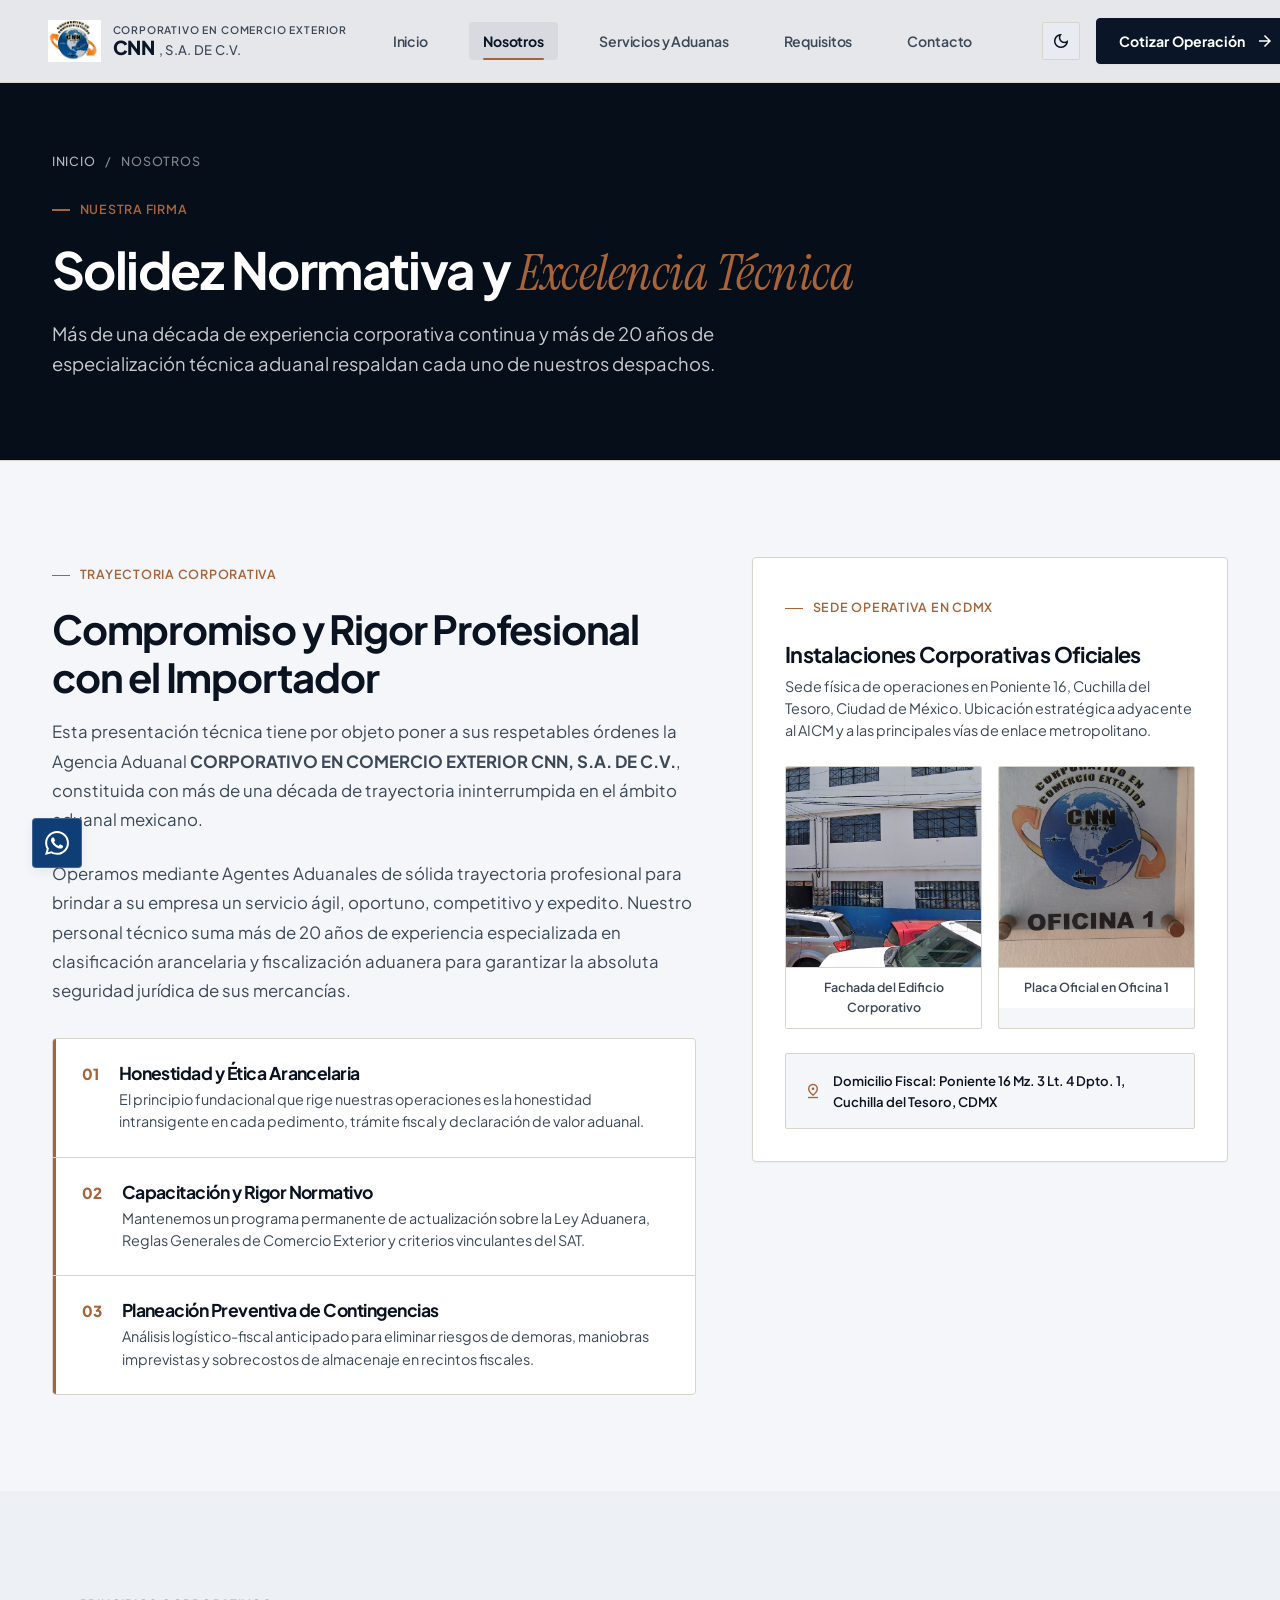
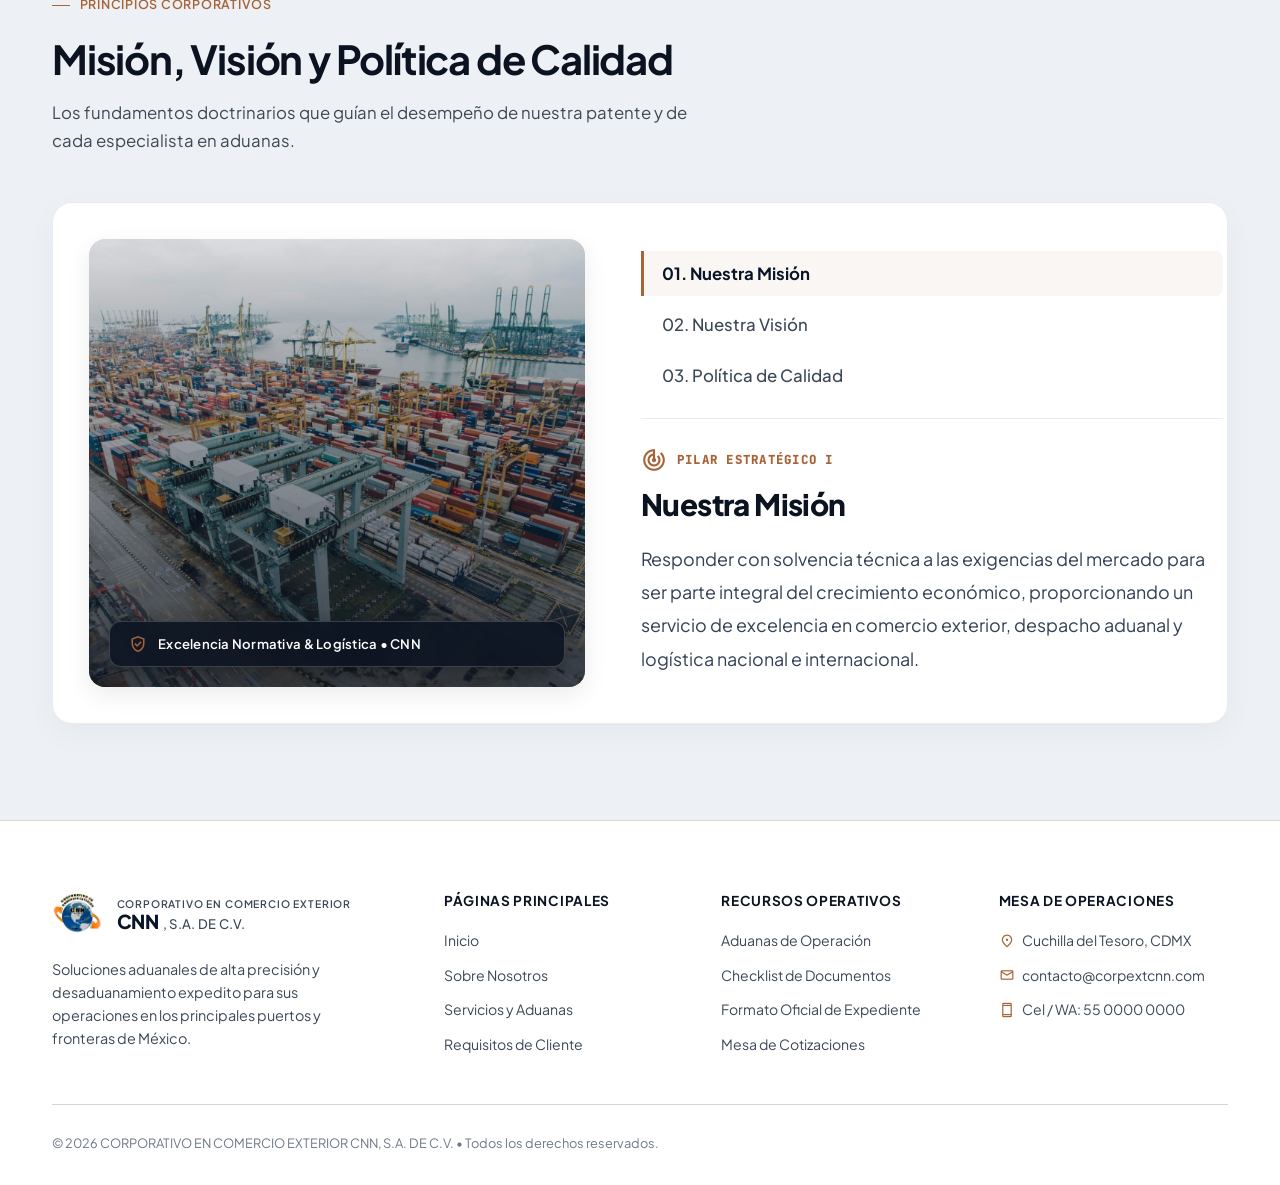
<file: nosotros.html>
<!DOCTYPE html>
<html lang="es" data-theme="light">
<head>
  <meta charset="UTF-8">
  <meta name="viewport" content="width=device-width, initial-scale=1.0">
  <title>Sobre Nosotros | CORPORATIVO EN COMERCIO EXTERIOR CNN, S.A. DE C.V.</title>
  <meta name="description" content="Conozca la historia, misión, visión y valores de CORPORATIVO EN COMERCIO EXTERIOR CNN, S.A. DE C.V. Más de 10 años de excelencia en gestión aduanal.">
  
  <script>(function(){const t=localStorage.getItem('cnn_theme')||'light';document.documentElement.setAttribute('data-theme',t);})();</script>
  <link rel="stylesheet" href="https://fonts.googleapis.com/css2?family=Material+Symbols+Outlined:opsz,wght,FILL,GRAD@20..48,100..700,0..1,-50..200" />
  <link rel="stylesheet" href="styles.css">
  <link rel="icon" type="image/png" href="assets/images/cnn_logo.png">
</head>
<body>

  <!-- HEADER -->
  <header class="header">
    <div class="container nav-container">
      <a href="index.html" class="logo">
        <img src="assets/images/cnn_logo.png" alt="CORPORATIVO EN COMERCIO EXTERIOR CNN, S.A. DE C.V." class="logo-img">
        <div class="logo-text">
          <span class="logo-dept">CORPORATIVO EN COMERCIO EXTERIOR</span>
          <div class="logo-brand-row">
            <span class="logo-title">CNN</span>
            <span class="logo-subtitle">, S.A. DE C.V.</span>
          </div>
        </div>
      </a>

      <nav class="nav-menu" id="navMenu">
        <a href="index.html" class="nav-link">Inicio</a>
        <a href="nosotros.html" class="nav-link active">Nosotros</a>
        <a href="servicios.html" class="nav-link">Servicios y Aduanas</a>
        <a href="requisitos.html" class="nav-link">Requisitos</a>
        <a href="contacto.html" class="nav-link">Contacto</a>
        <a href="contacto.html" class="btn btn-primary nav-mobile-cta">
          <span>Cotizar Operación</span>
          <span class="material-symbols-outlined">arrow_forward</span>
        </a>
      </nav>

      <div class="nav-actions">
        <button class="theme-toggle" id="themeToggle" aria-label="Cambiar tema">
          <!-- Icon injected by JS -->
        </button>
        <a href="contacto.html" class="btn btn-primary">
          <span>Cotizar Operación</span>
          <span class="material-symbols-outlined">arrow_forward</span>
        </a>
        <button class="mobile-nav-toggle" id="navToggle" aria-label="Menú">
          <span class="material-symbols-outlined">menu</span>
        </button>
      </div>
    </div>
  </header>

  <!-- WHATSAPP FLOAT -->
  <a href="https://wa.me/525500000000?text=Hola,%20deseo%20informaci%C3%B3n%20sobre%20sus%20servicios" target="_blank" class="whatsapp-float" aria-label="WhatsApp">
    <svg class="svg-icon" viewBox="0 0 24 24"><path d="M.057 24l1.687-6.163c-1.041-1.804-1.588-3.849-1.587-5.946.003-6.556 5.338-11.891 11.893-11.891 3.181.001 6.167 1.24 8.413 3.488 2.245 2.248 3.481 5.236 3.48 8.414-.003 6.557-5.338 11.892-11.893 11.892-1.99-.001-3.951-.5-5.688-1.448l-6.305 1.654zm6.597-3.807c1.676.995 3.276 1.591 5.392 1.592 5.448 0 9.886-4.434 9.889-9.885.002-5.462-4.415-9.89-9.881-9.892-5.452 0-9.887 4.434-9.889 9.884-.001 2.225.651 3.891 1.746 5.634l-.999 3.648 3.742-.981zm11.387-5.464c-.074-.124-.272-.198-.57-.347-.297-.149-1.758-.868-2.031-.967-.272-.099-.47-.149-.669.149-.198.297-.768.967-.941 1.165-.173.198-.347.223-.644.074-.297-.149-1.255-.462-2.39-1.475-.883-.788-1.48-1.761-1.653-2.059-.173-.297-.018-.458.13-.606.134-.133.297-.347.446-.521.151-.172.2-.296.3-.495.099-.198.05-.372-.025-.521-.075-.148-.669-1.611-.916-2.206-.242-.579-.487-.501-.669-.51l-.57-.01c-.198 0-.52.074-.792.372s-1.04 1.016-1.04 2.479 1.065 2.876 1.213 3.074c.149.198 2.095 3.2 5.076 4.487.709.306 1.263.489 1.694.626.712.226 1.36.194 1.872.118.571-.085 1.758-.719 2.006-1.413.248-.695.248-1.29.173-1.414z"/></svg>
  </a>

  <!-- PAGE HEADER -->
  <section class="section-hero-header">
    <div class="container">
      <div class="breadcrumb-trail">
        <a href="index.html">Inicio</a>
        <span>/</span>
        <span>Nosotros</span>
      </div>
      <div class="section-tag" style="color:var(--accent-gold);">
        Nuestra Firma
      </div>
      <h1>Solidez Normativa y <span class="editorial-serif">Excelencia Técnica</span></h1>
      <p>Más de una década de experiencia corporativa continua y más de 20 años de especialización técnica aduanal respaldan cada uno de nuestros despachos.</p>
    </div>
  </section>

  <!-- PRESENTACIÓN & INSTALACIONES -->
  <section class="section">
    <div class="container">
      <div class="about-asymmetric">
        <div class="reveal reveal-left">
          <div class="section-tag">
            Trayectoria Corporativa
          </div>
          <h2 class="section-title">Compromiso y Rigor Profesional con el Importador</h2>
          
          <p class="about-text">
            Esta presentación técnica tiene por objeto poner a sus respetables órdenes la Agencia Aduanal <strong>CORPORATIVO EN COMERCIO EXTERIOR CNN, S.A. DE C.V.</strong>, constituida con más de una década de trayectoria ininterrumpida en el ámbito aduanal mexicano.
          </p>
          <p class="about-text">
            Operamos mediante Agentes Aduanales de sólida trayectoria profesional para brindar a su empresa un servicio ágil, oportuno, competitivo y expedito. Nuestro personal técnico suma más de 20 años de experiencia especializada en clasificación arancelaria y fiscalización aduanera para garantizar la absoluta seguridad jurídica de sus mercancías.
          </p>

          <div class="values-list-rows">
            <div class="value-row-item">
              <span class="value-roman">01</span>
              <div>
                <h4>Honestidad y Ética Arancelaria</h4>
                <p>El principio fundacional que rige nuestras operaciones es la honestidad intransigente en cada pedimento, trámite fiscal y declaración de valor aduanal.</p>
              </div>
            </div>

            <div class="value-row-item">
              <span class="value-roman">02</span>
              <div>
                <h4>Capacitación y Rigor Normativo</h4>
                <p>Mantenemos un programa permanente de actualización sobre la Ley Aduanera, Reglas Generales de Comercio Exterior y criterios vinculantes del SAT.</p>
              </div>
            </div>

            <div class="value-row-item">
              <span class="value-roman">03</span>
              <div>
                <h4>Planeación Preventiva de Contingencias</h4>
                <p>Análisis logístico-fiscal anticipado para eliminar riesgos de demoras, maniobras imprevistas y sobrecostos de almacenaje en recintos fiscales.</p>
              </div>
            </div>
          </div>
        </div>

        <!-- Instalaciones Operativas Showcase -->
        <div class="plaque-showcase reveal reveal-right delay-200">
          <div class="section-tag">
            Sede Operativa en CDMX
          </div>
          <h3 style="font-size:1.35rem; margin-top:0.25rem; margin-bottom:0.4rem; font-weight:700;">Instalaciones Corporativas Oficiales</h3>
          <p style="color:var(--text-muted); font-size:0.9rem; line-height:1.55;">
            Sede física de operaciones en Poniente 16, Cuchilla del Tesoro, Ciudad de México. Ubicación estratégica adyacente al AICM y a las principales vías de enlace metropolitano.
          </p>

          <div class="plaque-gallery">
            <div class="plaque-gallery-item">
              <img src="assets/images/edificio_fachada.png" alt="Fachada del Edificio CORPORATIVO EN COMERCIO EXTERIOR CNN, S.A. DE C.V.">
              <div class="plaque-caption">Fachada del Edificio Corporativo</div>
            </div>
            <div class="plaque-gallery-item">
              <img src="assets/images/oficina_placa.png" alt="Placa Oficial CORPORATIVO EN COMERCIO EXTERIOR CNN, S.A. DE C.V.">
              <div class="plaque-caption">Placa Oficial en Oficina 1</div>
            </div>
          </div>

          <div style="margin-top:1.5rem; padding:1rem 1.15rem; background:var(--bg-primary); border:1px solid var(--border-color); border-radius:var(--radius-xs); display:flex; align-items:center; gap:0.65rem;">
            <span class="material-symbols-outlined" style="color:var(--accent-gold); font-size:18px;">pin_drop</span>
            <span style="font-size:0.82rem; color:var(--text-main); font-weight:600;">
              Domicilio Fiscal: Poniente 16 Mz. 3 Lt. 4 Dpto. 1, Cuchilla del Tesoro, CDMX
            </span>
          </div>
        </div>
      </div>
    </div>
  </section>

  <!-- MISIÓN, VISIÓN Y POLÍTICA DE CALIDAD -->
  <section class="section principios-section">
    <div class="container">
      <div class="reveal reveal-up">
        <div class="section-tag">
          Principios Corporativos
        </div>
        <h2 class="section-title">Misión, Visión y Política de Calidad</h2>
        <p class="section-subtitle">
          Los fundamentos doctrinarios que guían el desempeño de nuestra patente y de cada especialista en aduanas.
        </p>
      </div>

      <div class="principios-split-container reveal reveal-up delay-100">
        <div class="principios-visual-col">
          <img src="assets/images/terminal_contenedores.jpg" onerror="this.onerror=null;this.src='assets/images/hero_contenedores.jpg';" alt="Operaciones Portuarias y Logística Aduanal CNN" class="principios-visual-img" loading="lazy">
          <div class="principios-badge">
            <span class="material-symbols-outlined badge-icon">verified_user</span>
            <span class="badge-text">Excelencia Normativa & Logística • CNN</span>
          </div>
        </div>

        <div class="principios-content-col">
          <div class="principios-tabs-nav" role="tablist" aria-label="Principios Corporativos">
            <button class="principios-tab-btn is-active" role="tab" id="tab-mision" aria-selected="true" aria-controls="panel-mision" data-tab="mision">
              <span>01. Nuestra Misión</span>
            </button>
            <button class="principios-tab-btn" role="tab" id="tab-vision" aria-selected="false" aria-controls="panel-vision" data-tab="vision">
              <span>02. Nuestra Visión</span>
            </button>
            <button class="principios-tab-btn" role="tab" id="tab-politica" aria-selected="false" aria-controls="panel-politica" data-tab="politica">
              <span>03. Política de Calidad</span>
            </button>
          </div>

          <div class="principios-tab-panels">
            <div class="principios-tab-panel is-active" id="panel-mision" role="tabpanel" aria-labelledby="tab-mision">
              <div class="tab-panel-header">
                <span class="material-symbols-outlined tab-panel-icon">track_changes</span>
                <span class="tab-panel-pillar">Pilar Estratégico I</span>
              </div>
              <h3 class="tab-panel-title">Nuestra Misión</h3>
              <p class="tab-panel-desc">
                Responder con solvencia técnica a las exigencias del mercado para ser parte integral del crecimiento económico, proporcionando un servicio de excelencia en comercio exterior, despacho aduanal y logística nacional e internacional.
              </p>
            </div>

            <div class="principios-tab-panel" id="panel-vision" role="tabpanel" aria-labelledby="tab-vision">
              <div class="tab-panel-header">
                <span class="material-symbols-outlined tab-panel-icon">visibility</span>
                <span class="tab-panel-pillar">Pilar Estratégico II</span>
              </div>
              <h3 class="tab-panel-title">Nuestra Visión</h3>
              <p class="tab-panel-desc">
                Consolidarnos como una firma líder y referente en el sector aduanero nacional que resuelva integralmente las necesidades de nuestros clientes, desde las operaciones de nicho hasta proyectos de infraestructura a gran escala.
              </p>
            </div>

            <div class="principios-tab-panel" id="panel-politica" role="tabpanel" aria-labelledby="tab-politica">
              <div class="tab-panel-header">
                <span class="material-symbols-outlined tab-panel-icon">verified</span>
                <span class="tab-panel-pillar">Pilar Estratégico III</span>
              </div>
              <h3 class="tab-panel-title">Política de Calidad</h3>
              <p class="tab-panel-desc">
                En el ámbito aduanero y de comercio exterior, ser una agencia de absoluta confianza técnica que proyecte al éxito a nuestros clientes, fundamentando el trabajo diario en la legalidad, el profesionalismo y la mejora continua de procesos.
              </p>
            </div>
          </div>
        </div>
      </div>
    </div>
  </section>

  <!-- FOOTER -->
  <footer class="footer">
    <div class="container">
      <div class="footer-grid">
        <div class="footer-col">
          <a href="index.html" class="logo">
            <img src="assets/images/cnn_logo.png" alt="CORPORATIVO EN COMERCIO EXTERIOR CNN, S.A. DE C.V." class="logo-img">
            <div class="logo-text">
              <span class="logo-dept">CORPORATIVO EN COMERCIO EXTERIOR</span>
              <div class="logo-brand-row">
                <span class="logo-title">CNN</span>
                <span class="logo-subtitle">, S.A. DE C.V.</span>
              </div>
            </div>
          </a>
          <p>Soluciones aduanales de alta precisión y desaduanamiento expedito para sus operaciones en los principales puertos y fronteras de México.</p>
        </div>

        <div class="footer-col">
          <h4 class="footer-title">Páginas Principales</h4>
          <div class="footer-links">
            <a href="index.html">Inicio</a>
            <a href="nosotros.html">Sobre Nosotros</a>
            <a href="servicios.html">Servicios y Aduanas</a>
            <a href="requisitos.html">Requisitos de Cliente</a>
          </div>
        </div>

        <div class="footer-col">
          <h4 class="footer-title">Recursos Operativos</h4>
          <div class="footer-links">
            <a href="servicios.html">Aduanas de Operación</a>
            <a href="requisitos.html">Checklist de Documentos</a>
            <a href="requisitos.html">Formato Oficial de Expediente</a>
            <a href="contacto.html">Mesa de Cotizaciones</a>
          </div>
        </div>

        <div class="footer-col">
          <h4 class="footer-title">Mesa de Operaciones</h4>
          <div class="footer-links">
            <span><span class="material-symbols-outlined" style="font-size:16px; color:var(--accent-gold);">location_on</span> Cuchilla del Tesoro, CDMX</span>
            <a href="mailto:contacto@corpextcnn.com"><span class="material-symbols-outlined" style="font-size:16px; color:var(--accent-gold);">mail</span> contacto@corpextcnn.com</a>
            <a href="tel:5500000000"><span class="material-symbols-outlined" style="font-size:16px; color:var(--accent-gold);">smartphone</span> Cel / WA: 55 0000 0000</a>
          </div>
        </div>
      </div>

      <div class="footer-bottom">
        <div>© <span id="year">2026</span> CORPORATIVO EN COMERCIO EXTERIOR CNN, S.A. DE C.V. • Todos los derechos reservados.</div>
      </div>
    </div>
  </footer>

  <script src="app.js"></script>
</body>
</html>
</file>
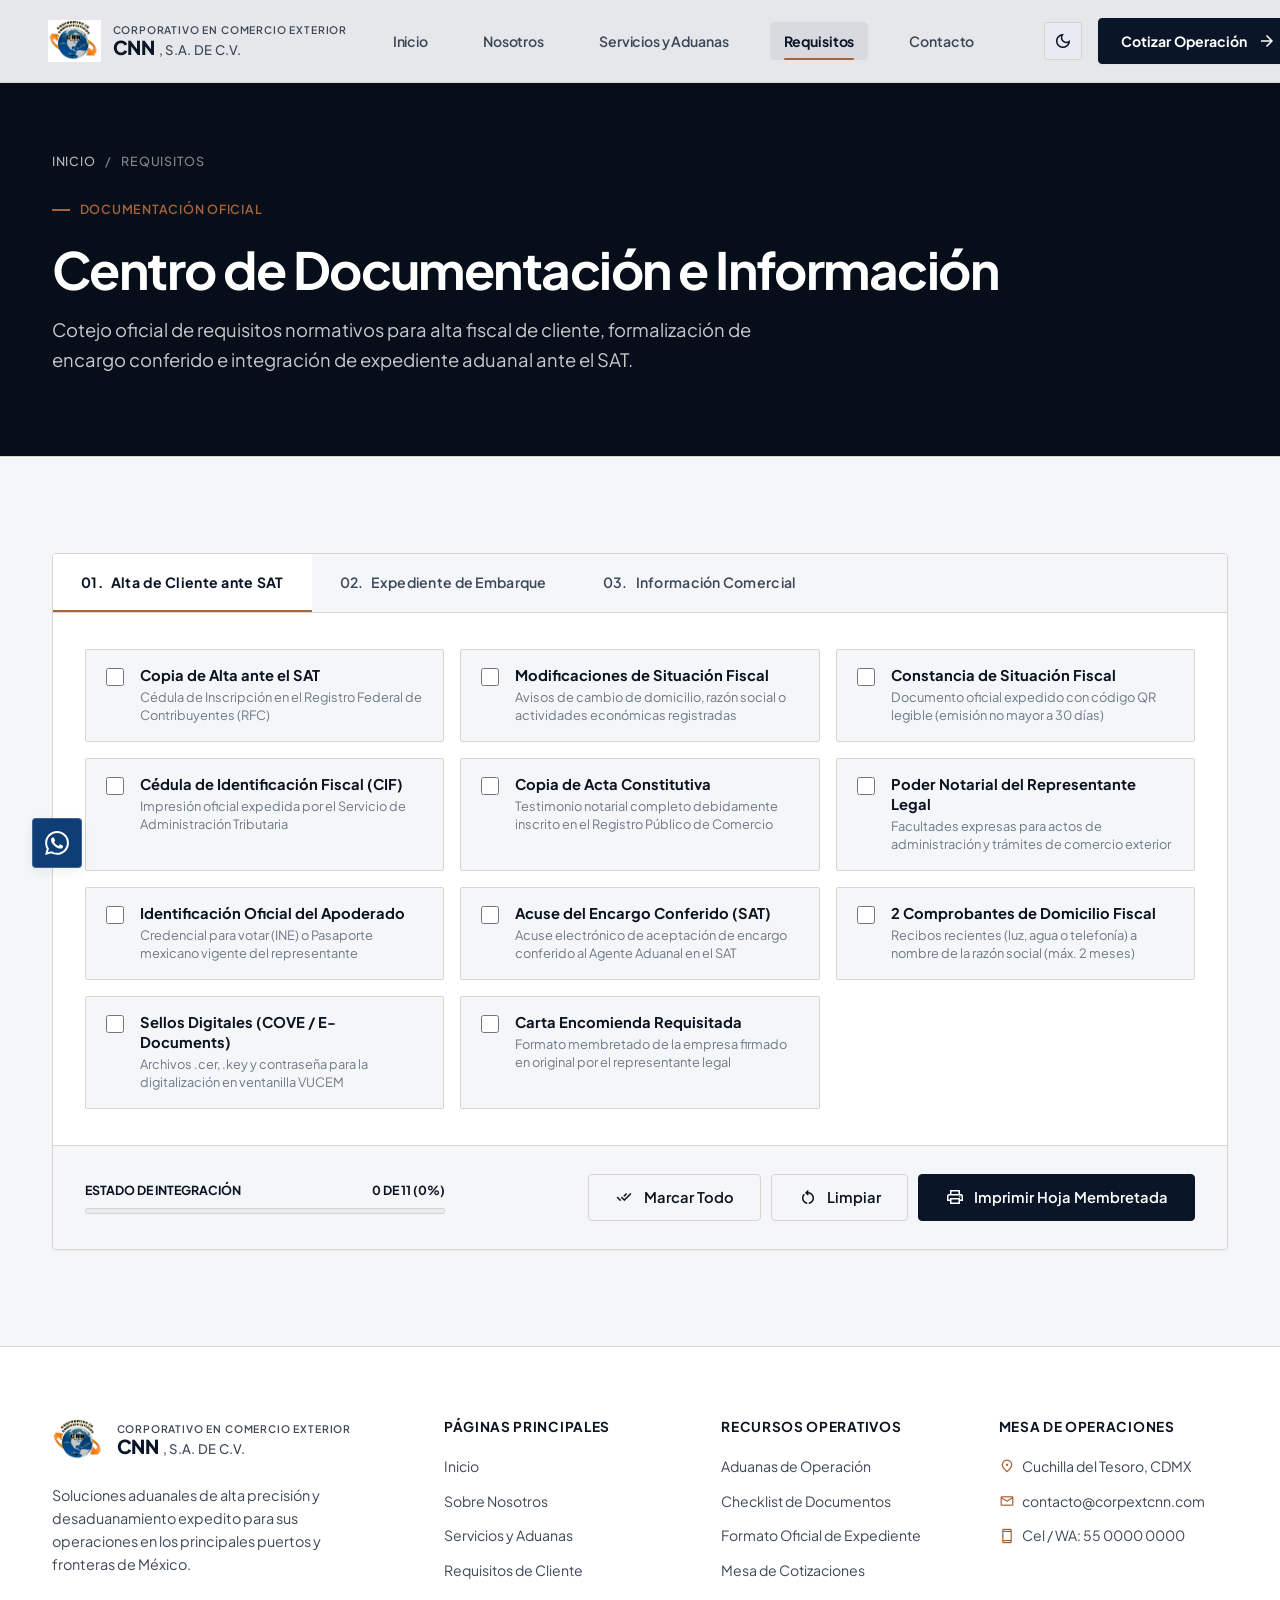
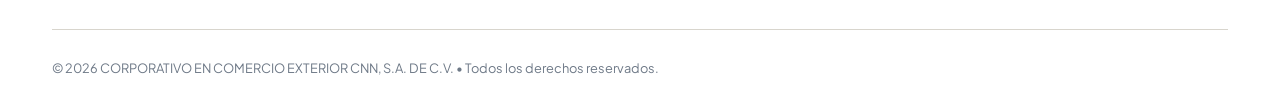
<file: requisitos.html>
<!DOCTYPE html>
<html lang="es" data-theme="light">
<head>
  <meta charset="UTF-8">
  <meta name="viewport" content="width=device-width, initial-scale=1.0">
  <title>Requisitos de Operación | CORPORATIVO EN COMERCIO EXTERIOR CNN, S.A. DE C.V.</title>
  <meta name="description" content="Centro de Documentación e Información Requerida para Alta de Cliente, Permisos SAT, COVE y Operación Aduanal ante CORPORATIVO EN COMERCIO EXTERIOR CNN, S.A. DE C.V.">
  
  <script>(function(){const t=localStorage.getItem('cnn_theme')||'light';document.documentElement.setAttribute('data-theme',t);})();</script>
  <link rel="stylesheet" href="https://fonts.googleapis.com/css2?family=Material+Symbols+Outlined:opsz,wght,FILL,GRAD@20..48,100..700,0..1,-50..200" />
  <link rel="stylesheet" href="styles.css">
  <link rel="icon" type="image/png" href="assets/images/cnn_logo.png">
</head>
<body>

  <!-- HEADER -->
  <header class="header">
    <div class="container nav-container">
      <a href="index.html" class="logo">
        <img src="assets/images/cnn_logo.png" alt="CORPORATIVO EN COMERCIO EXTERIOR CNN, S.A. DE C.V." class="logo-img">
        <div class="logo-text">
          <span class="logo-dept">CORPORATIVO EN COMERCIO EXTERIOR</span>
          <div class="logo-brand-row">
            <span class="logo-title">CNN</span>
            <span class="logo-subtitle">, S.A. DE C.V.</span>
          </div>
        </div>
      </a>

      <nav class="nav-menu" id="navMenu">
        <a href="index.html" class="nav-link">Inicio</a>
        <a href="nosotros.html" class="nav-link">Nosotros</a>
        <a href="servicios.html" class="nav-link">Servicios y Aduanas</a>
        <a href="requisitos.html" class="nav-link active">Requisitos</a>
        <a href="contacto.html" class="nav-link">Contacto</a>
        <a href="contacto.html" class="btn btn-primary nav-mobile-cta">
          <span>Cotizar Operación</span>
          <span class="material-symbols-outlined">arrow_forward</span>
        </a>
      </nav>

      <div class="nav-actions">
        <button class="theme-toggle" id="themeToggle" aria-label="Cambiar tema">
          <!-- Icon injected by JS -->
        </button>
        <a href="contacto.html" class="btn btn-primary">
          <span>Cotizar Operación</span>
          <span class="material-symbols-outlined">arrow_forward</span>
        </a>
        <button class="mobile-nav-toggle" id="navToggle" aria-label="Menú">
          <span class="material-symbols-outlined">menu</span>
        </button>
      </div>
    </div>
  </header>

  <!-- WHATSAPP FLOAT -->
  <a href="https://wa.me/525500000000?text=Hola,%20deseo%20informaci%C3%B3n%20sobre%20sus%20servicios" target="_blank" class="whatsapp-float" aria-label="WhatsApp">
    <svg class="svg-icon" viewBox="0 0 24 24"><path d="M.057 24l1.687-6.163c-1.041-1.804-1.588-3.849-1.587-5.946.003-6.556 5.338-11.891 11.893-11.891 3.181.001 6.167 1.24 8.413 3.488 2.245 2.248 3.481 5.236 3.48 8.414-.003 6.557-5.338 11.892-11.893 11.892-1.99-.001-3.951-.5-5.688-1.448l-6.305 1.654zm6.597-3.807c1.676.995 3.276 1.591 5.392 1.592 5.448 0 9.886-4.434 9.889-9.885.002-5.462-4.415-9.89-9.881-9.892-5.452 0-9.887 4.434-9.889 9.884-.001 2.225.651 3.891 1.746 5.634l-.999 3.648 3.742-.981zm11.387-5.464c-.074-.124-.272-.198-.57-.347-.297-.149-1.758-.868-2.031-.967-.272-.099-.47-.149-.669.149-.198.297-.768.967-.941 1.165-.173.198-.347.223-.644.074-.297-.149-1.255-.462-2.39-1.475-.883-.788-1.48-1.761-1.653-2.059-.173-.297-.018-.458.13-.606.134-.133.297-.347.446-.521.151-.172.2-.296.3-.495.099-.198.05-.372-.025-.521-.075-.148-.669-1.611-.916-2.206-.242-.579-.487-.501-.669-.51l-.57-.01c-.198 0-.52.074-.792.372s-1.04 1.016-1.04 2.479 1.065 2.876 1.213 3.074c.149.198 2.095 3.2 5.076 4.487.709.306 1.263.489 1.694.626.712.226 1.36.194 1.872.118.571-.085 1.758-.719 2.006-1.413.248-.695.248-1.29.173-1.414z"/></svg>
  </a>

  <!-- PAGE HEADER -->
  <section class="section-hero-header">
    <div class="container">
      <div class="breadcrumb-trail">
        <a href="index.html">Inicio</a>
        <span>/</span>
        <span>Requisitos</span>
      </div>
      <div class="section-tag" style="color:var(--accent-gold);">
        Documentación Oficial
      </div>
      <h1>Centro de Documentación e Información</h1>
      <p>Cotejo oficial de requisitos normativos para alta fiscal de cliente, formalización de encargo conferido e integración de expediente aduanal ante el SAT.</p>
    </div>
  </section>

  <!-- CHECKLIST TOOL & MEMBRETADO -->
  <section id="requisitos" class="section">
    <div class="container">
      <div class="checklist-wrapper reveal reveal-up">
        <!-- Print Header Banner (Impresión limpia membretada oficial) -->
        <div class="print-banner">
          <div class="print-banner-left">
            <h2 class="print-company-name">CORPORATIVO EN COMERCIO EXTERIOR CNN, S.A. DE C.V.</h2>
            <div class="print-doc-title">LISTA OFICIAL DE REQUISITOS Y DOCUMENTACIÓN ADUANERA</div>
            <div class="print-tab-subhead" id="printTabSubhead">Categoría: Alta de Cliente ante SAT / Agencia</div>
          </div>
          <div class="print-banner-right">
            <p><strong>Fecha de Emisión:</strong> <span id="printDate"></span></p>
            <p><strong>Agencia Aduanal:</strong> CORPORATIVO EN COMERCIO EXTERIOR CNN, S.A. DE C.V.</p>
            <p><strong>Contacto Oficial:</strong> contacto@corpextcnn.com | 55 0000 0000</p>
          </div>
        </div>

        <!-- Interactive Tabs Navigation -->
        <div class="checklist-tabs" role="tablist">
          <button class="tab-btn active" data-tab="tabAltaSat">
            <span>01.</span>
            <span>Alta de Cliente ante SAT</span>
          </button>
          <button class="tab-btn" data-tab="tabOperacionesLlegar">
            <span>02.</span>
            <span>Expediente de Embarque</span>
          </button>
          <button class="tab-btn" data-tab="tabInfoComercial">
            <span>03.</span>
            <span>Información Comercial</span>
          </button>
        </div>

        <!-- TAB 1: ALTA DE CLIENTE -->
        <div id="tabAltaSat" class="tab-content active">
          <div class="doc-list">
            <label class="doc-item">
              <input type="checkbox" id="doc1">
              <div>
                <div class="doc-item-title">Copia de Alta ante el SAT</div>
                <div class="doc-item-subtitle">Cédula de Inscripción en el Registro Federal de Contribuyentes (RFC)</div>
              </div>
            </label>

            <label class="doc-item">
              <input type="checkbox" id="doc2">
              <div>
                <div class="doc-item-title">Modificaciones de Situación Fiscal</div>
                <div class="doc-item-subtitle">Avisos de cambio de domicilio, razón social o actividades económicas registradas</div>
              </div>
            </label>

            <label class="doc-item">
              <input type="checkbox" id="doc3">
              <div>
                <div class="doc-item-title">Constancia de Situación Fiscal</div>
                <div class="doc-item-subtitle">Documento oficial expedido con código QR legible (emisión no mayor a 30 días)</div>
              </div>
            </label>

            <label class="doc-item">
              <input type="checkbox" id="doc4">
              <div>
                <div class="doc-item-title">Cédula de Identificación Fiscal (CIF)</div>
                <div class="doc-item-subtitle">Impresión oficial expedida por el Servicio de Administración Tributaria</div>
              </div>
            </label>

            <label class="doc-item">
              <input type="checkbox" id="doc5">
              <div>
                <div class="doc-item-title">Copia de Acta Constitutiva</div>
                <div class="doc-item-subtitle">Testimonio notarial completo debidamente inscrito en el Registro Público de Comercio</div>
              </div>
            </label>

            <label class="doc-item">
              <input type="checkbox" id="doc6">
              <div>
                <div class="doc-item-title">Poder Notarial del Representante Legal</div>
                <div class="doc-item-subtitle">Facultades expresas para actos de administración y trámites de comercio exterior</div>
              </div>
            </label>

            <label class="doc-item">
              <input type="checkbox" id="doc7">
              <div>
                <div class="doc-item-title">Identificación Oficial del Apoderado</div>
                <div class="doc-item-subtitle">Credencial para votar (INE) o Pasaporte mexicano vigente del representante</div>
              </div>
            </label>

            <label class="doc-item">
              <input type="checkbox" id="doc8">
              <div>
                <div class="doc-item-title">Acuse del Encargo Conferido (SAT)</div>
                <div class="doc-item-subtitle">Acuse electrónico de aceptación de encargo conferido al Agente Aduanal en el SAT</div>
              </div>
            </label>

            <label class="doc-item">
              <input type="checkbox" id="doc9">
              <div>
                <div class="doc-item-title">2 Comprobantes de Domicilio Fiscal</div>
                <div class="doc-item-subtitle">Recibos recientes (luz, agua o telefonía) a nombre de la razón social (máx. 2 meses)</div>
              </div>
            </label>

            <label class="doc-item">
              <input type="checkbox" id="doc10">
              <div>
                <div class="doc-item-title">Sellos Digitales (COVE / E-Documents)</div>
                <div class="doc-item-subtitle">Archivos .cer, .key y contraseña para la digitalización en ventanilla VUCEM</div>
              </div>
            </label>

            <label class="doc-item">
              <input type="checkbox" id="doc11">
              <div>
                <div class="doc-item-title">Carta Encomienda Requisitada</div>
                <div class="doc-item-subtitle">Formato membretado de la empresa firmado en original por el representante legal</div>
              </div>
            </label>
          </div>
        </div>

        <!-- TAB 2: DOCUMENTOS DE EMBARQUE -->
        <div id="tabOperacionesLlegar" class="tab-content">
          <div class="doc-list">
            <label class="doc-item">
              <input type="checkbox" id="docShip1">
              <div>
                <div class="doc-item-title">Copia de Guía Aérea o Conocimiento de Embarque</div>
                <div class="doc-item-subtitle">Air Waybill (AWB máster y house) o Bill of Lading (B/L revalidado)</div>
              </div>
            </label>

            <label class="doc-item">
              <input type="checkbox" id="docShip2">
              <div>
                <div class="doc-item-title">Factura Comercial Requisitada</div>
                <div class="doc-item-subtitle">Con Incoterm pactado, desglose técnico de mercancía, números de serie y valores</div>
              </div>
            </label>

            <label class="doc-item">
              <input type="checkbox" id="docShip3">
              <div>
                <div class="doc-item-title">Carta Traducción de Factura Comercial</div>
                <div class="doc-item-subtitle">Traducción técnica al español de las descripciones en idioma extranjero</div>
              </div>
            </label>

            <label class="doc-item">
              <input type="checkbox" id="docShip4">
              <div>
                <div class="doc-item-title">Lista de Empaque (Packing List)</div>
                <div class="doc-item-subtitle">Detalle pormenorizado de bultos, pesaje bruto y neto, dimensiones y volumen</div>
              </div>
            </label>

            <label class="doc-item">
              <input type="checkbox" id="docShip5">
              <div>
                <div class="doc-item-title">Certificado de Origen Oficial</div>
                <div class="doc-item-subtitle">Certificación bajo tratado comercial aplicable (T-MEC, TLCUEM, etc.) para aranceles preferenciales</div>
              </div>
            </label>

            <label class="doc-item">
              <input type="checkbox" id="docShip6">
              <div>
                <div class="doc-item-title">Carta Poder para Revalidación y Retiro</div>
                <div class="doc-item-subtitle">Autorización formal para retiro de documentación en oficinas de aerolínea o naviera</div>
              </div>
            </label>

            <label class="doc-item">
              <input type="checkbox" id="docShip7">
              <div>
                <div class="doc-item-title">Manifestación de Valor y Hoja de Cálculo</div>
                <div class="doc-item-subtitle">Formato reglamentario requisitado conforme a las disposiciones de la Ley Aduanera</div>
              </div>
            </label>
          </div>
        </div>

        <!-- TAB 3: INFORMACIÓN COMERCIAL -->
        <div id="tabInfoComercial" class="tab-content">
          <div class="doc-list">
            <label class="doc-item">
              <input type="checkbox" id="docCom1">
              <div>
                <div class="doc-item-title">Razón Social y Datos Fiscales Completos</div>
                <div class="doc-item-subtitle">Nombre legal de la entidad, RFC, régimen tributario y domicilio fiscal principal</div>
              </div>
            </label>

            <label class="doc-item">
              <input type="checkbox" id="docCom2">
              <div>
                <div class="doc-item-title">Responsable de Operaciones y Tráfico</div>
                <div class="doc-item-subtitle">Nombre del titular de logística, teléfono directo y correo electrónico de seguimiento</div>
              </div>
            </label>

            <label class="doc-item">
              <input type="checkbox" id="docCom3">
              <div>
                <div class="doc-item-title">Responsable del Área de Pagos y Tesorería</div>
                <div class="doc-item-subtitle">Contacto directo del área contable para recepción de anticipos y cuentas de gastos</div>
              </div>
            </label>

            <label class="doc-item">
              <input type="checkbox" id="docCom4">
              <div>
                <div class="doc-item-title">Ventanas Operativas y Horarios de Pago</div>
                <div class="doc-item-subtitle">Días y horarios programados de la empresa para dispersión de transferencias SPEI</div>
              </div>
            </label>

            <label class="doc-item">
              <input type="checkbox" id="docCom5">
              <div>
                <div class="doc-item-title">Cuentas Bancarias para Reembolsos</div>
                <div class="doc-item-subtitle">Institución financiera, titular y CLABE para devolución inmediata de saldos a favor</div>
              </div>
            </label>
          </div>
        </div>

        <!-- Action Bar: Progress & Buttons -->
        <div class="checklist-actions">
          <div class="progress-bar-container">
            <div class="progress-label">
              <span>ESTADO DE INTEGRACIÓN</span>
              <span id="docProgressCount">0 de 11 (0%)</span>
            </div>
            <div class="progress-bar">
              <div class="progress-fill" id="docProgressFill"></div>
            </div>
          </div>

          <div style="display:flex; gap:0.65rem; flex-wrap:wrap; align-items:center;">
            <button class="btn btn-outline" id="selectAllDocs">
              <span class="material-symbols-outlined">done_all</span>
              <span>Marcar Todo</span>
            </button>
            <button class="btn btn-outline" id="deselectAllDocs">
              <span class="material-symbols-outlined">restart_alt</span>
              <span>Limpiar</span>
            </button>
            <button class="btn btn-primary" id="printChecklist">
              <span class="material-symbols-outlined">print</span>
              <span>Imprimir Hoja Membretada</span>
            </button>
          </div>
        </div>

        <!-- PRINT ONLY FOOTER (Impresión limpia oficial de expediente) -->
        <div class="print-only-footer">
          <div class="print-signature-grid">
            <div class="print-sig-box">
              <div class="sig-line"></div>
              <span>Firma y Nombre del Importador / Representante Legal</span>
              <p style="font-size:0.62rem; color:#666666; margin-top:2px;">RFC: __________________________ • Fecha: ______/______/2026</p>
            </div>
            <div class="print-sig-box">
              <div class="sig-line"></div>
              <span>Recepción y Verificación • CORPORATIVO EN COMERCIO EXTERIOR CNN, S.A. DE C.V.</span>
              <p style="font-size:0.62rem; color:#666666; margin-top:2px;">Sello Oficial de Expediente Integrado y Firma del Asesor</p>
            </div>
          </div>
          <div class="print-footer-info">
            <p><strong>CORPORATIVO EN COMERCIO EXTERIOR CNN, S.A. DE C.V.</strong> • Poniente 16 Mz. 3 Lt. 4 Dpto. 1, Col. Cuchilla del Tesoro, CDMX, C.P. 07900</p>
            <p>Teléfonos de Operaciones: 55 0000 0000 | 55 0000 0000 • Correo Electrónico Institucional: contacto@corpextcnn.com</p>
          </div>
        </div>
      </div>
    </div>
  </section>

  <!-- FOOTER -->
  <footer class="footer">
    <div class="container">
      <div class="footer-grid">
        <div class="footer-col">
          <a href="index.html" class="logo">
            <img src="assets/images/cnn_logo.png" alt="CORPORATIVO EN COMERCIO EXTERIOR CNN, S.A. DE C.V." class="logo-img">
            <div class="logo-text">
              <span class="logo-dept">CORPORATIVO EN COMERCIO EXTERIOR</span>
              <div class="logo-brand-row">
                <span class="logo-title">CNN</span>
                <span class="logo-subtitle">, S.A. DE C.V.</span>
              </div>
            </div>
          </a>
          <p>Soluciones aduanales de alta precisión y desaduanamiento expedito para sus operaciones en los principales puertos y fronteras de México.</p>
        </div>

        <div class="footer-col">
          <h4 class="footer-title">Páginas Principales</h4>
          <div class="footer-links">
            <a href="index.html">Inicio</a>
            <a href="nosotros.html">Sobre Nosotros</a>
            <a href="servicios.html">Servicios y Aduanas</a>
            <a href="requisitos.html">Requisitos de Cliente</a>
          </div>
        </div>

        <div class="footer-col">
          <h4 class="footer-title">Recursos Operativos</h4>
          <div class="footer-links">
            <a href="servicios.html">Aduanas de Operación</a>
            <a href="requisitos.html">Checklist de Documentos</a>
            <a href="requisitos.html">Formato Oficial de Expediente</a>
            <a href="contacto.html">Mesa de Cotizaciones</a>
          </div>
        </div>

        <div class="footer-col">
          <h4 class="footer-title">Mesa de Operaciones</h4>
          <div class="footer-links">
            <span><span class="material-symbols-outlined" style="font-size:16px; color:var(--accent-gold);">location_on</span> Cuchilla del Tesoro, CDMX</span>
            <a href="mailto:contacto@corpextcnn.com"><span class="material-symbols-outlined" style="font-size:16px; color:var(--accent-gold);">mail</span> contacto@corpextcnn.com</a>
            <a href="tel:5500000000"><span class="material-symbols-outlined" style="font-size:16px; color:var(--accent-gold);">smartphone</span> Cel / WA: 55 0000 0000</a>
          </div>
        </div>
      </div>

      <div class="footer-bottom">
        <div>© <span id="year">2026</span> CORPORATIVO EN COMERCIO EXTERIOR CNN, S.A. DE C.V. • Todos los derechos reservados.</div>
      </div>
    </div>
  </footer>

  <script src="app.js"></script>
</body>
</html>
</file>
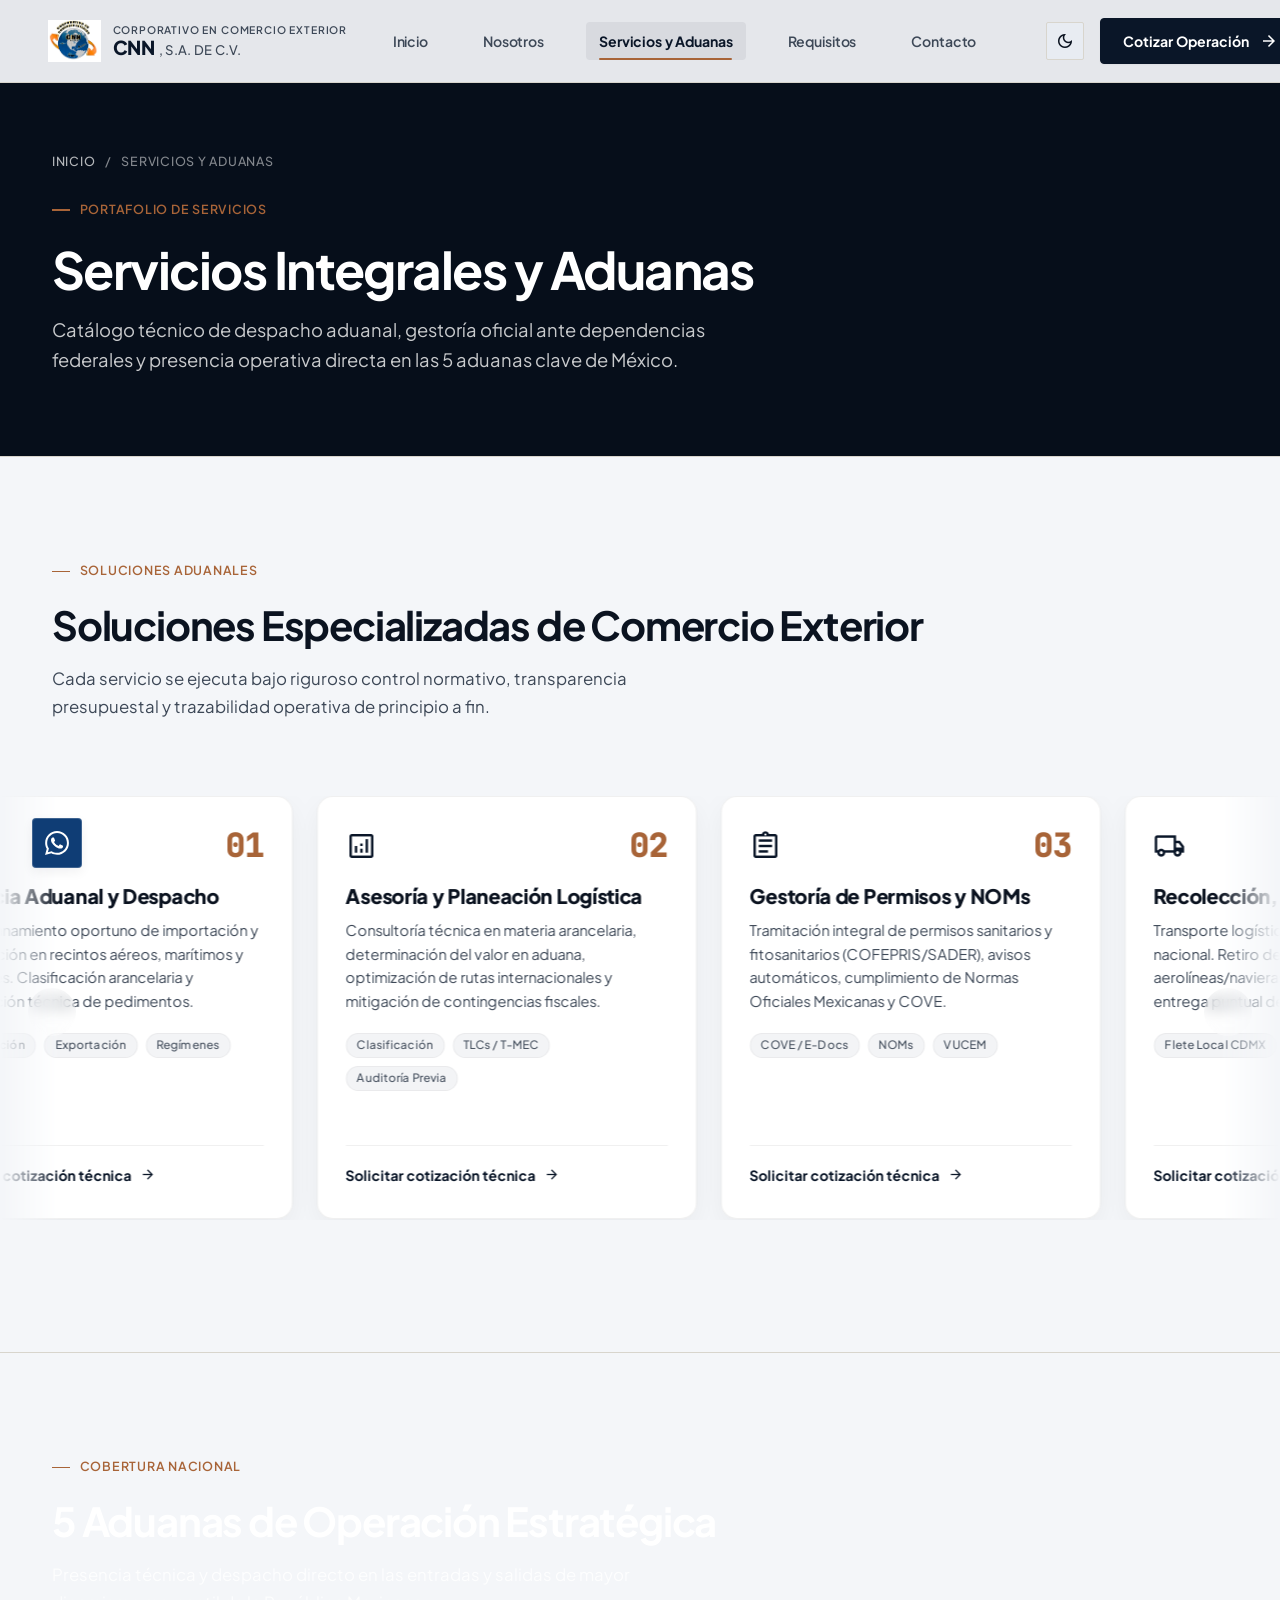
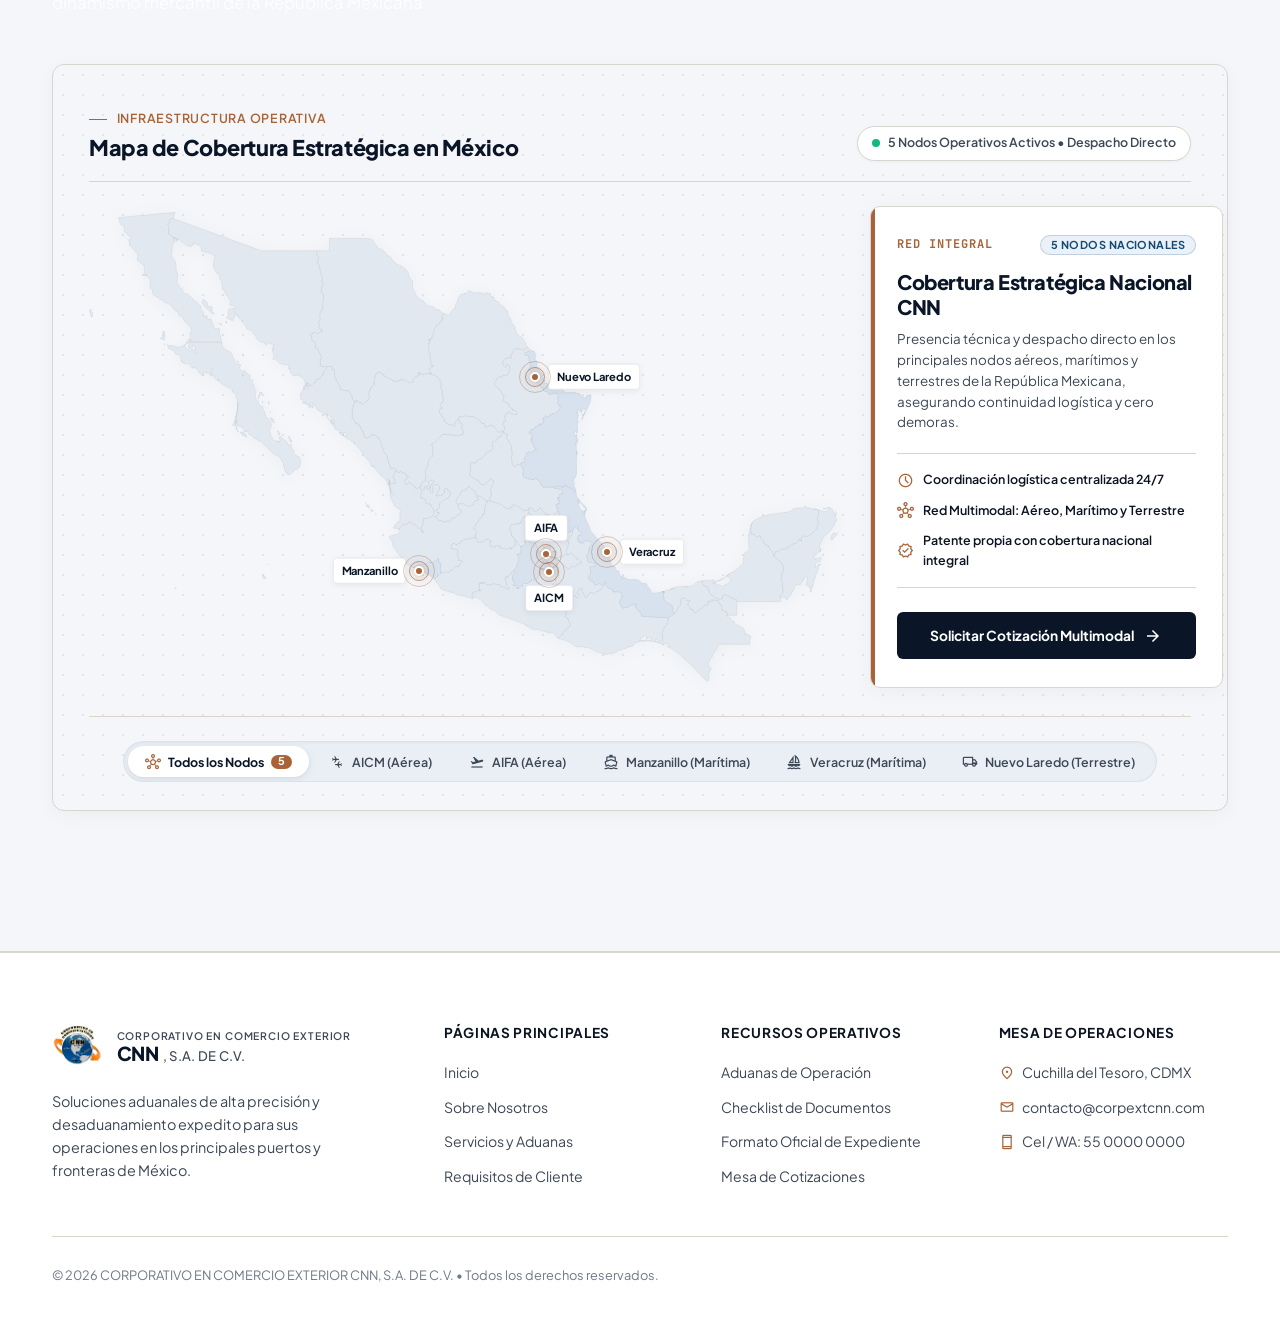
<file: servicios.html>
<!DOCTYPE html>
<html lang="es" data-theme="light">
<head>
  <meta charset="UTF-8">
  <meta name="viewport" content="width=device-width, initial-scale=1.0">
  <title>Servicios y Aduanas | CORPORATIVO EN COMERCIO EXTERIOR CNN, S.A. DE C.V.</title>
  <meta name="description" content="CORPORATIVO EN COMERCIO EXTERIOR CNN, S.A. DE C.V. - Servicios integrales de Agencia Aduanal, Desaduanamiento, Permisos COVE, NOMs, Fletes y Custodia en CDMX (AICM), Manzanillo, Veracruz, AIFA y Nuevo Laredo.">
  
  <script>(function(){const t=localStorage.getItem('cnn_theme')||'light';document.documentElement.setAttribute('data-theme',t);})();</script>
  <link rel="stylesheet" href="https://fonts.googleapis.com/css2?family=Material+Symbols+Outlined:opsz,wght,FILL,GRAD@20..48,100..700,0..1,-50..200" />
  <link rel="stylesheet" href="styles.css">
  <link rel="icon" type="image/png" href="assets/images/cnn_logo.png">
</head>
<body>

  <!-- HEADER -->
  <header class="header">
    <div class="container nav-container">
      <a href="index.html" class="logo">
        <img src="assets/images/cnn_logo.png" alt="CORPORATIVO EN COMERCIO EXTERIOR CNN, S.A. DE C.V." class="logo-img">
        <div class="logo-text">
          <span class="logo-dept">CORPORATIVO EN COMERCIO EXTERIOR</span>
          <div class="logo-brand-row">
            <span class="logo-title">CNN</span>
            <span class="logo-subtitle">, S.A. DE C.V.</span>
          </div>
        </div>
      </a>

      <nav class="nav-menu" id="navMenu">
        <a href="index.html" class="nav-link">Inicio</a>
        <a href="nosotros.html" class="nav-link">Nosotros</a>
        <a href="servicios.html" class="nav-link active">Servicios y Aduanas</a>
        <a href="requisitos.html" class="nav-link">Requisitos</a>
        <a href="contacto.html" class="nav-link">Contacto</a>
        <a href="contacto.html" class="btn btn-primary nav-mobile-cta">
          <span>Cotizar Operación</span>
          <span class="material-symbols-outlined">arrow_forward</span>
        </a>
      </nav>

      <div class="nav-actions">
        <button class="theme-toggle" id="themeToggle" aria-label="Cambiar tema">
          <!-- Icon injected by JS -->
        </button>
        <a href="contacto.html" class="btn btn-primary">
          <span>Cotizar Operación</span>
          <span class="material-symbols-outlined">arrow_forward</span>
        </a>
        <button class="mobile-nav-toggle" id="navToggle" aria-label="Menú">
          <span class="material-symbols-outlined">menu</span>
        </button>
      </div>
    </div>
  </header>

  <!-- WHATSAPP FLOAT -->
  <a href="https://wa.me/525500000000?text=Hola,%20deseo%20informaci%C3%B3n%20sobre%20sus%20servicios" target="_blank" class="whatsapp-float" aria-label="WhatsApp">
    <svg class="svg-icon" viewBox="0 0 24 24"><path d="M.057 24l1.687-6.163c-1.041-1.804-1.588-3.849-1.587-5.946.003-6.556 5.338-11.891 11.893-11.891 3.181.001 6.167 1.24 8.413 3.488 2.245 2.248 3.481 5.236 3.48 8.414-.003 6.557-5.338 11.892-11.893 11.892-1.99-.001-3.951-.5-5.688-1.448l-6.305 1.654zm6.597-3.807c1.676.995 3.276 1.591 5.392 1.592 5.448 0 9.886-4.434 9.889-9.885.002-5.462-4.415-9.89-9.881-9.892-5.452 0-9.887 4.434-9.889 9.884-.001 2.225.651 3.891 1.746 5.634l-.999 3.648 3.742-.981zm11.387-5.464c-.074-.124-.272-.198-.57-.347-.297-.149-1.758-.868-2.031-.967-.272-.099-.47-.149-.669.149-.198.297-.768.967-.941 1.165-.173.198-.347.223-.644.074-.297-.149-1.255-.462-2.39-1.475-.883-.788-1.48-1.761-1.653-2.059-.173-.297-.018-.458.13-.606.134-.133.297-.347.446-.521.151-.172.2-.296.3-.495.099-.198.05-.372-.025-.521-.075-.148-.669-1.611-.916-2.206-.242-.579-.487-.501-.669-.51l-.57-.01c-.198 0-.52.074-.792.372s-1.04 1.016-1.04 2.479 1.065 2.876 1.213 3.074c.149.198 2.095 3.2 5.076 4.487.709.306 1.263.489 1.694.626.712.226 1.36.194 1.872.118.571-.085 1.758-.719 2.006-1.413.248-.695.248-1.29.173-1.414z"/></svg>
  </a>

  <!-- PAGE HEADER -->
  <section class="section-hero-header">
    <div class="container">
      <div class="breadcrumb-trail">
        <a href="index.html">Inicio</a>
        <span>/</span>
        <span>Servicios y Aduanas</span>
      </div>
      <div class="section-tag" style="color:var(--accent-gold);">
        Portafolio de Servicios
      </div>
      <h1>Servicios Integrales y Aduanas</h1>
      <p>Catálogo técnico de despacho aduanal, gestoría oficial ante dependencias federales y presencia operativa directa en las 5 aduanas clave de México.</p>
    </div>
  </section>

  <!-- SERVICIOS DETALLADOS (MATRIZ ARQUITECTÓNICA SWISS GRID) -->
  <section class="section">
    <div class="container">
      <div class="reveal reveal-up">
        <div class="section-tag">
          Soluciones Aduanales
        </div>
        <h2 class="section-title">Soluciones Especializadas de Comercio Exterior</h2>
        <p class="section-subtitle">
          Cada servicio se ejecuta bajo riguroso control normativo, transparencia presupuestal y trazabilidad operativa de principio a fin.
        </p>
      </div>

      <div class="services-slider-container">
        <!-- Flechas flotantes de navegación -->
        <button class="slider-arrow slider-arrow-prev" aria-label="Servicio anterior">
          <span class="material-symbols-outlined">chevron_left</span>
        </button>
        <button class="slider-arrow slider-arrow-next" aria-label="Siguiente servicio">
          <span class="material-symbols-outlined">chevron_right</span>
        </button>

        <div class="services-slider-viewport">
          <div class="infinite-services-track" id="servicesTrack">
            <!-- SET 1: 9 Soluciones Originales -->
            <!-- Servicio 01 -->
            <article class="service-card infinite-card" id="servicio-01">
              <div>
                <div class="service-card-top">
                  <span class="material-symbols-outlined service-lead-icon">domain</span>
                  <span class="service-card-number">01</span>
                </div>
                <h3 class="service-card-title">Agencia Aduanal y Despacho</h3>
                <p class="service-card-desc">Desaduanamiento oportuno de importación y exportación en recintos aéreos, marítimos y terrestres. Clasificación arancelaria y elaboración técnica de pedimentos.</p>
                <div class="service-badges">
                  <span class="service-chip">Importación</span>
                  <span class="service-chip">Exportación</span>
                  <span class="service-chip">Regímenes</span>
                </div>
              </div>
              <a href="contacto.html" class="service-link">
                <span>Solicitar cotización técnica</span>
                <span class="material-symbols-outlined">arrow_forward</span>
              </a>
            </article>

            <!-- Servicio 02 -->
            <article class="service-card infinite-card" id="servicio-02">
              <div>
                <div class="service-card-top">
                  <span class="material-symbols-outlined service-lead-icon">analytics</span>
                  <span class="service-card-number">02</span>
                </div>
                <h3 class="service-card-title">Asesoría y Planeación Logística</h3>
                <p class="service-card-desc">Consultoría técnica en materia arancelaria, determinación del valor en aduana, optimización de rutas internacionales y mitigación de contingencias fiscales.</p>
                <div class="service-badges">
                  <span class="service-chip">Clasificación</span>
                  <span class="service-chip">TLCs / T-MEC</span>
                  <span class="service-chip">Auditoría Previa</span>
                </div>
              </div>
              <a href="contacto.html" class="service-link">
                <span>Solicitar cotización técnica</span>
                <span class="material-symbols-outlined">arrow_forward</span>
              </a>
            </article>

            <!-- Servicio 03 -->
            <article class="service-card infinite-card" id="servicio-03">
              <div>
                <div class="service-card-top">
                  <span class="material-symbols-outlined service-lead-icon">assignment</span>
                  <span class="service-card-number">03</span>
                </div>
                <h3 class="service-card-title">Gestoría de Permisos y NOMs</h3>
                <p class="service-card-desc">Tramitación integral de permisos sanitarios y fitosanitarios (COFEPRIS/SADER), avisos automáticos, cumplimiento de Normas Oficiales Mexicanas y COVE.</p>
                <div class="service-badges">
                  <span class="service-chip">COVE / E-Docs</span>
                  <span class="service-chip">NOMs</span>
                  <span class="service-chip">VUCEM</span>
                </div>
              </div>
              <a href="contacto.html" class="service-link">
                <span>Solicitar cotización técnica</span>
                <span class="material-symbols-outlined">arrow_forward</span>
              </a>
            </article>

            <!-- Servicio 04 -->
            <article class="service-card infinite-card" id="servicio-04">
              <div>
                <div class="service-card-top">
                  <span class="material-symbols-outlined service-lead-icon">local_shipping</span>
                  <span class="service-card-number">04</span>
                </div>
                <h3 class="service-card-title">Recolección, Fletes y Entrega</h3>
                <p class="service-card-desc">Transporte logístico coordinado local y nacional. Retiro de guías en aerolíneas/navieras, maniobras en recinto y entrega puntual de carga en destino.</p>
                <div class="service-badges">
                  <span class="service-chip">Flete Local CDMX</span>
                  <span class="service-chip">Carretero</span>
                  <span class="service-chip">Maniobras</span>
                </div>
              </div>
              <a href="contacto.html" class="service-link">
                <span>Solicitar cotización técnica</span>
                <span class="material-symbols-outlined">arrow_forward</span>
              </a>
            </article>

            <!-- Servicio 05 -->
            <article class="service-card infinite-card" id="servicio-05">
              <div>
                <div class="service-card-top">
                  <span class="material-symbols-outlined service-lead-icon">security</span>
                  <span class="service-card-number">05</span>
                </div>
                <h3 class="service-card-title">Custodia y Resguardo de Mercancía</h3>
                <p class="service-card-desc">Custodia preventiva armada y monitoreo satelital GPS en tiempo real para salvaguardar la integridad de embarques críticos durante el trayecto.</p>
                <div class="service-badges">
                  <span class="service-chip">Custodia Armada</span>
                  <span class="service-chip">Monitoreo GPS</span>
                  <span class="service-chip">Alto Valor</span>
                </div>
              </div>
              <a href="contacto.html" class="service-link">
                <span>Solicitar cotización técnica</span>
                <span class="material-symbols-outlined">arrow_forward</span>
              </a>
            </article>

            <!-- Servicio 06 -->
            <article class="service-card infinite-card" id="servicio-06">
              <div>
                <div class="service-card-top">
                  <span class="material-symbols-outlined service-lead-icon">sell</span>
                  <span class="service-card-number">06</span>
                </div>
                <h3 class="service-card-title">Etiquetado Fiscal en Recinto</h3>
                <p class="service-card-desc">Acondicionado, marbeteado y verificación de etiquetas en almacén de depósito fiscal autorizado, garantizando cumplimiento de NOM antes del despacho.</p>
                <div class="service-badges">
                  <span class="service-chip">Depósito Fiscal</span>
                  <span class="service-chip">Unidad UVA</span>
                  <span class="service-chip">Marbetes</span>
                </div>
              </div>
              <a href="contacto.html" class="service-link">
                <span>Solicitar cotización técnica</span>
                <span class="material-symbols-outlined">arrow_forward</span>
              </a>
            </article>

            <!-- Servicio 07 -->
            <article class="service-card infinite-card" id="servicio-07">
              <div>
                <div class="service-card-top">
                  <span class="material-symbols-outlined service-lead-icon">inventory_2</span>
                  <span class="service-card-number">07</span>
                </div>
                <h3 class="service-card-title">Consolidación y Desconsolidación</h3>
                <p class="service-card-desc">Recepción y desconsolidación de contenedores y carga fraccionada (LCL / LTL), optimizando tarifas de flete y coordinando entregas programadas.</p>
                <div class="service-badges">
                  <span class="service-chip">LCL / LTL</span>
                  <span class="service-chip">FCL Contenedor</span>
                  <span class="service-chip">Cross-Dock</span>
                </div>
              </div>
              <a href="contacto.html" class="service-link">
                <span>Solicitar cotización técnica</span>
                <span class="material-symbols-outlined">arrow_forward</span>
              </a>
            </article>

            <!-- Servicio 08 -->
            <article class="service-card infinite-card" id="servicio-08">
              <div>
                <div class="service-card-top">
                  <span class="material-symbols-outlined service-lead-icon">balance</span>
                  <span class="service-card-number">08</span>
                </div>
                <h3 class="service-card-title">Asesoría Legal y Defensa Aduanera</h3>
                <p class="service-card-desc">Respaldo jurídico en materia aduanera: atención a actas de reconocimiento, procedimientos PAMA, rectificaciones de pedimento y consultas al SAT.</p>
                <div class="service-badges">
                  <span class="service-chip">Atención PAMA</span>
                  <span class="service-chip">Rectificaciones</span>
                  <span class="service-chip">Defensa Fiscal</span>
                </div>
              </div>
              <a href="contacto.html" class="service-link">
                <span>Solicitar cotización técnica</span>
                <span class="material-symbols-outlined">arrow_forward</span>
              </a>
            </article>

            <!-- Servicio 09 -->
            <article class="service-card infinite-card" id="servicio-09">
              <div>
                <div class="service-card-top">
                  <span class="material-symbols-outlined service-lead-icon">science</span>
                  <span class="service-card-number">09</span>
                </div>
                <h3 class="service-card-title">Mercancías Reguladas y Especiales</h3>
                <p class="service-card-desc">Despacho especializado de mercancías con padrón sectorial: sustancias químicas, perecederos con cadena de frío, farmacéuticos y autopartes.</p>
                <div class="service-badges">
                  <span class="service-chip">Padrón Sectorial</span>
                  <span class="service-chip">Cadena Fría</span>
                  <span class="service-chip">Químicos</span>
                </div>
              </div>
              <a href="contacto.html" class="service-link">
                <span>Solicitar cotización técnica</span>
                <span class="material-symbols-outlined">arrow_forward</span>
              </a>
            </article>

            <!-- SET 2: Duplicado para Marquee Infinito Continuo (Loop sin cortes) -->
            <!-- Servicio 01 Duplicado -->
            <article class="service-card infinite-card" aria-hidden="true">
              <div>
                <div class="service-card-top">
                  <span class="material-symbols-outlined service-lead-icon">domain</span>
                  <span class="service-card-number">01</span>
                </div>
                <h3 class="service-card-title">Agencia Aduanal y Despacho</h3>
                <p class="service-card-desc">Desaduanamiento oportuno de importación y exportación en recintos aéreos, marítimos y terrestres. Clasificación arancelaria y elaboración técnica de pedimentos.</p>
                <div class="service-badges">
                  <span class="service-chip">Importación</span>
                  <span class="service-chip">Exportación</span>
                  <span class="service-chip">Regímenes</span>
                </div>
              </div>
              <a href="contacto.html" class="service-link" tabindex="-1">
                <span>Solicitar cotización técnica</span>
                <span class="material-symbols-outlined">arrow_forward</span>
              </a>
            </article>

            <!-- Servicio 02 Duplicado -->
            <article class="service-card infinite-card" aria-hidden="true">
              <div>
                <div class="service-card-top">
                  <span class="material-symbols-outlined service-lead-icon">analytics</span>
                  <span class="service-card-number">02</span>
                </div>
                <h3 class="service-card-title">Asesoría y Planeación Logística</h3>
                <p class="service-card-desc">Consultoría técnica en materia arancelaria, determinación del valor en aduana, optimización de rutas internacionales y mitigación de contingencias fiscales.</p>
                <div class="service-badges">
                  <span class="service-chip">Clasificación</span>
                  <span class="service-chip">TLCs / T-MEC</span>
                  <span class="service-chip">Auditoría Previa</span>
                </div>
              </div>
              <a href="contacto.html" class="service-link" tabindex="-1">
                <span>Solicitar cotización técnica</span>
                <span class="material-symbols-outlined">arrow_forward</span>
              </a>
            </article>

            <!-- Servicio 03 Duplicado -->
            <article class="service-card infinite-card" aria-hidden="true">
              <div>
                <div class="service-card-top">
                  <span class="material-symbols-outlined service-lead-icon">assignment</span>
                  <span class="service-card-number">03</span>
                </div>
                <h3 class="service-card-title">Gestoría de Permisos y NOMs</h3>
                <p class="service-card-desc">Tramitación integral de permisos sanitarios y fitosanitarios (COFEPRIS/SADER), avisos automáticos, cumplimiento de Normas Oficiales Mexicanas y COVE.</p>
                <div class="service-badges">
                  <span class="service-chip">COVE / E-Docs</span>
                  <span class="service-chip">NOMs</span>
                  <span class="service-chip">VUCEM</span>
                </div>
              </div>
              <a href="contacto.html" class="service-link" tabindex="-1">
                <span>Solicitar cotización técnica</span>
                <span class="material-symbols-outlined">arrow_forward</span>
              </a>
            </article>

            <!-- Servicio 04 Duplicado -->
            <article class="service-card infinite-card" aria-hidden="true">
              <div>
                <div class="service-card-top">
                  <span class="material-symbols-outlined service-lead-icon">local_shipping</span>
                  <span class="service-card-number">04</span>
                </div>
                <h3 class="service-card-title">Recolección, Fletes y Entrega</h3>
                <p class="service-card-desc">Transporte logístico coordinado local y nacional. Retiro de guías en aerolíneas/navieras, maniobras en recinto y entrega puntual de carga en destino.</p>
                <div class="service-badges">
                  <span class="service-chip">Flete Local CDMX</span>
                  <span class="service-chip">Carretero</span>
                  <span class="service-chip">Maniobras</span>
                </div>
              </div>
              <a href="contacto.html" class="service-link" tabindex="-1">
                <span>Solicitar cotización técnica</span>
                <span class="material-symbols-outlined">arrow_forward</span>
              </a>
            </article>

            <!-- Servicio 05 Duplicado -->
            <article class="service-card infinite-card" aria-hidden="true">
              <div>
                <div class="service-card-top">
                  <span class="material-symbols-outlined service-lead-icon">security</span>
                  <span class="service-card-number">05</span>
                </div>
                <h3 class="service-card-title">Custodia y Resguardo de Mercancía</h3>
                <p class="service-card-desc">Custodia preventiva armada y monitoreo satelital GPS en tiempo real para salvaguardar la integridad de embarques críticos durante el trayecto.</p>
                <div class="service-badges">
                  <span class="service-chip">Custodia Armada</span>
                  <span class="service-chip">Monitoreo GPS</span>
                  <span class="service-chip">Alto Valor</span>
                </div>
              </div>
              <a href="contacto.html" class="service-link" tabindex="-1">
                <span>Solicitar cotización técnica</span>
                <span class="material-symbols-outlined">arrow_forward</span>
              </a>
            </article>

            <!-- Servicio 06 Duplicado -->
            <article class="service-card infinite-card" aria-hidden="true">
              <div>
                <div class="service-card-top">
                  <span class="material-symbols-outlined service-lead-icon">sell</span>
                  <span class="service-card-number">06</span>
                </div>
                <h3 class="service-card-title">Etiquetado Fiscal en Recinto</h3>
                <p class="service-card-desc">Acondicionado, marbeteado y verificación de etiquetas en almacén de depósito fiscal autorizado, garantizando cumplimiento de NOM antes del despacho.</p>
                <div class="service-badges">
                  <span class="service-chip">Depósito Fiscal</span>
                  <span class="service-chip">Unidad UVA</span>
                  <span class="service-chip">Marbetes</span>
                </div>
              </div>
              <a href="contacto.html" class="service-link" tabindex="-1">
                <span>Solicitar cotización técnica</span>
                <span class="material-symbols-outlined">arrow_forward</span>
              </a>
            </article>

            <!-- Servicio 07 Duplicado -->
            <article class="service-card infinite-card" aria-hidden="true">
              <div>
                <div class="service-card-top">
                  <span class="material-symbols-outlined service-lead-icon">inventory_2</span>
                  <span class="service-card-number">07</span>
                </div>
                <h3 class="service-card-title">Consolidación y Desconsolidación</h3>
                <p class="service-card-desc">Recepción y desconsolidación de contenedores y carga fraccionada (LCL / LTL), optimizando tarifas de flete y coordinando entregas programadas.</p>
                <div class="service-badges">
                  <span class="service-chip">LCL / LTL</span>
                  <span class="service-chip">FCL Contenedor</span>
                  <span class="service-chip">Cross-Dock</span>
                </div>
              </div>
              <a href="contacto.html" class="service-link" tabindex="-1">
                <span>Solicitar cotización técnica</span>
                <span class="material-symbols-outlined">arrow_forward</span>
              </a>
            </article>

            <!-- Servicio 08 Duplicado -->
            <article class="service-card infinite-card" aria-hidden="true">
              <div>
                <div class="service-card-top">
                  <span class="material-symbols-outlined service-lead-icon">balance</span>
                  <span class="service-card-number">08</span>
                </div>
                <h3 class="service-card-title">Asesoría Legal y Defensa Aduanera</h3>
                <p class="service-card-desc">Respaldo jurídico en materia aduanera: atención a actas de reconocimiento, procedimientos PAMA, rectificaciones de pedimento y consultas al SAT.</p>
                <div class="service-badges">
                  <span class="service-chip">Atención PAMA</span>
                  <span class="service-chip">Rectificaciones</span>
                  <span class="service-chip">Defensa Fiscal</span>
                </div>
              </div>
              <a href="contacto.html" class="service-link" tabindex="-1">
                <span>Solicitar cotización técnica</span>
                <span class="material-symbols-outlined">arrow_forward</span>
              </a>
            </article>

            <!-- Servicio 09 Duplicado -->
            <article class="service-card infinite-card" aria-hidden="true">
              <div>
                <div class="service-card-top">
                  <span class="material-symbols-outlined service-lead-icon">science</span>
                  <span class="service-card-number">09</span>
                </div>
                <h3 class="service-card-title">Mercancías Reguladas y Especiales</h3>
                <p class="service-card-desc">Despacho especializado de mercancías con padrón sectorial: sustancias químicas, perecederos con cadena de frío, farmacéuticos y autopartes.</p>
                <div class="service-badges">
                  <span class="service-chip">Padrón Sectorial</span>
                  <span class="service-chip">Cadena Fría</span>
                  <span class="service-chip">Químicos</span>
                </div>
              </div>
              <a href="contacto.html" class="service-link" tabindex="-1">
                <span>Solicitar cotización técnica</span>
                <span class="material-symbols-outlined">arrow_forward</span>
              </a>
            </article>
          </div>
        </div>
      </div>
    </div>
  </section>

  <!-- 5 ADUANAS DE OPERACIÓN DIRECTA -->
  <section class="section aduanas-section-parallax">
    <div class="container">
      <div class="reveal reveal-up">
        <div class="section-tag">
          Cobertura Nacional
        </div>
        <h2 class="section-title">5 Aduanas de Operación Estratégica</h2>
        <p class="section-subtitle">
          Presencia técnica y despacho directo en las entradas y salidas de mayor dinamismo mercantil de la República Mexicana.
        </p>
      </div>

            <!-- MAPA LOGÍSTICO DE COBERTURA NACIONAL (INTERACTIVO) -->
      <div class="logistics-map-card reveal reveal-up delay-100">
        <div class="map-card-header">
          <div class="map-header-left">
            <div class="section-tag" style="margin-bottom:0.35rem; color:var(--accent-gold);">
              Infraestructura Operativa
            </div>
            <h3 class="map-card-title">Mapa de Cobertura Estratégica en México</h3>
          </div>
          <div class="map-live-indicator">
            <span class="live-dot"></span>
            <span>5 Nodos Operativos Activos • Despacho Directo</span>
          </div>
        </div>

        <!-- DASHBOARD LAYOUT: 2 Columnas (Mapa 68% + Panel Lateral Fijo 32%) -->
        <div class="map-dashboard-grid">
          <div class="map-canvas-column">
            <div class="map-canvas-wrapper">
<svg class="mexico-svg" viewBox="0 0 793 498" aria-label="Mapa Logístico de Cobertura de Aduanas en México" xmlns="http://www.w3.org/2000/svg">
  <defs>
    <filter id="glow" x="-20%" y="-20%" width="140%" height="140%">
      <feGaussianBlur stdDeviation="2" result="blur" />
      <feComposite in="SourceGraphic" in2="blur" operator="over" />
    </filter>
  </defs>
  
  <!-- Rutas Logísticas Conectadas -->
  <g class="logistics-routes">
    <path id="route-laredo" class="route-line" d="M 472 175 Q 460 275 487 377" />
    <path id="route-manzanillo" class="route-line" d="M 350 380 Q 415 402 487 377" />
    <path id="route-veracruz" class="route-line" d="M 548 360 Q 515 350 484 362" />
    <path id="route-aifa" class="route-line" d="M 484 362 L 487 377" />
    <path id="route-aicm" class="route-line" d="M 487 377 L 484 362" />
  </g>

  <!-- Estados de la República Mexicana -->
  <g class="mexico-states">
<path id="state-agu" class="state-path" data-state="agu" data-name="Aguascalientes" d="m 390.52786,309.79244 -2.34,-2.26 -0.07,-1.21 1.24,-2.87 3.33,-4.59 0.93,-3.24 1.07,-0.73 1.79,-0.38 3.47,-1.97 1.21,-0.92 0.39,-1.26 0.73,-0.17 0.77,1.39 1.33,1.34 4.44,2.63 0.59,2.44 1.14,2.04 0,0 0.26,0.59 -0.24,1.6 1.96,2.14 -4.28,1.97 -2.55,3.55 -0.72,0.5 -3.02,1.04 -1.26,0.06 -2.17,-1.02 -1.74,-1.41 -4.21,-0.38 z" />
<path id="state-bcn" class="state-path" data-state="bcn" data-name="Baja California" d="m 106.48786,137.85244 -0.65,0 0,0 -0.76,0.12 0.13,0.44 -0.82,0.41 -0.68,0.01 -0.75,0.86 -0.29,-0.74 0.19,-0.78 3.08,-3.76 0.62,-0.15 0.06,0.97 -0.8,0.76 -0.02,0.52 0.69,1.34 z m -27.349998,-11.99 0.56,0.45 0.75,2.86 -0.25,1.02 0.38,2.42 -0.68,0.9 0.04,2.09 -0.62,-0.19 -0.54,0.33 -0.65,-0.31 -0.6,-1.42 -0.58,-0.18 -1,0.6 -0.37,-0.15 0.07,-0.78 2.73,-3.03 0.15,-0.68 -0.58,-1.61 0.51,-1.89 0.68,-0.43 z m 58.139998,-8.56 0.82,0.18 2.68,2.27 -0.54,0.47 -0.6,-0.96 -1.69,-0.95 -0.67,-1.01 z m 8.46,-1.5 0.34,0.64 -0.27,1.02 -1.16,0.04 -0.35,-1.56 1.44,-0.14 z m -142.8599978,-13.07 -0.64,1.32 0.15,1.03 1.31,1.2 0.23,2.9 -0.67,2.08 -0.75,0.23 -0.56,-1.47 0.21,-0.92 -0.56,-0.37 -0.07,-1.6 -1.24000002,-1.24 0.35,-1 -0.29,-0.96 0.74000002,-0.62 0.8,0.04 0.99,-0.62 z M 120.65786,92.442438 l -0.02,0.48 1.1,-0.48 0.02,0.32 0.93,0.26 1.27,1.64 0.77,0.39 1.06,2.21 -0.59,0.86 0.12,1.17 1.84,0.830002 2.9,-0.180002 0.34,0.300002 -0.17,4.33 0.62,1.71 1.2,0.37 -0.34,1.9 -2.96,-2.09 -1.72,-2.42 -2.56,-1.82 -0.96,-1.88 -1.37,-0.26 -0.24,-1.090002 -2.04,-2.47 -0.16,-0.86 0.77,-1.87 -0.21,-0.98 0.4,-0.37 z m -21.549998,-12.53 0.64,0.81 -0.45,0.14 -0.34,-0.36 0.15,-0.59 z m -9.92,-73.05 -0.85,0.51 -0.47,-0.4 -1.34,0.01 -0.6,2.05 -0.47,0.48 -0.05,1.34 -1.81,2.43 1.4,1.99 -0.62,1.83 0.29,1.14 -0.42,2.67 0.24,0.98 -0.6,0.98 0.96,0.95 0.92,0.13 3.82,2.76 0,0 -0.47,1.74 0.92,4 -1.12,1.46 -0.74,2.41 -0.08,3.53 -0.85,3.16 0.3,0.65 -0.25,2.22 0.62,2.21 1.37,1.26 -0.52,0.66 -0.02,0.65 2.84,1.84 0.59,3.53 -0.08,5.21 1.72,4.04 0.02,2.21 -0.35,1.3 0.21,0.82 -0.52,1.95 0.37,0.33 -0.65,2.16 1,2.06 0.62,0.38 1.73,4 1.23,0.61 0.3,0.9 0.96,0.15 0.64,0.89 -0.02,1.82 0.45,0.94 0.819998,0.32 0.44,0.72 1.17,0.12 0.34,-0.86 1.81,0.78 1.21,1.54 0.31,-0.06 0.96,1.18 0.94,0.48 0.68,1.13 1.62,0.83 2.09,2.34 1.52,0.83 0.11,0.61 1.44,0.69 1.98,2.47 1.44,1.170002 0.3,0.88 -0.73,0.85 0.01,0.48 2.08,2.55 0.79,1.64 -0.58,1.16 0.45,1.64 -0.33,0.25 0.81,1.69 0.82,0.1 0.53,-0.7 -0.41,-0.38 0.42,-0.62 0.48,0.27 0.47,-0.36 0.41,0.8 0.6,-0.12 -0.04,0.41 0.45,0.12 0.12,2.09 0.39,0.95 1.1,-0.03 1.31,-1.04 1.08,0.62 1.43,4.51 0.77,0.82 0.59,3.53 2.58,1.46 2.44,-0.59 0.48,0.36 0.07,0.73 0.81,-0.15 0.11,0.6 -0.36,0.48 0.25,0.66 -0.59,2.6 1.97,2.8 -0.47,2.03 0.62,1.45 -0.39,1.24 0.93,0.57 0.27,0.99 -0.3,2.49 0,0 -0.64,-1.71 -0.87,-0.26 0,0 -31.69,-0.11 0.23,-0.53 -0.35,-0.49 -0.05,-1.32 0.86,1.21 0.79,-1.39 -1.61,-0.41 -0.35,-1.72 1.52,-2.99 -0.42,-0.96 -0.88,0.53 -0.51,-0.49 1.28,-2.91 0.65,-3.16 -1.27,-2.19 -1.56,-0.63 -0.07,-2.03 -0.44,-0.43 -2.2,-0.1 0.01,-0.81 -0.45,-0.52 -1.54,-0.86 0.12,-0.59 -0.46,-1.17 -0.879998,-0.47 -0.56,-1.87 -0.46,-0.07 -0.23,-0.6 -0.96,-0.73 -0.97,-0.07 -0.17,0.33 -0.52,-1.09 -0.68,-0.44 -0.23,0.3 -0.54,-2.72 -0.64,-1.05 -1.06,-0.47 -0.64,0.34 -0.8,-0.98 -0.25,-1.35 -1.16,-0.55 -0.12,-0.37 -0.45,0.03 -3.43,-4.210002 -2.91,-1.5 -3.06,-0.4 -1.55,-2.51 -2.41,-1.18 -0.76,-0.03 -2,-1.92 -1.19,0.25 -2,-2.17 -0.89,-0.1 -1.88,-1.56 0.25,-2.52 -0.33,-1.5 -1.14,-1.62 -1.57,-0.58 0.62,-3.57 -0.54,-1.2 0.02,-4.19 -1.46,-2.55 -2.06,-1.24 0.19,-1.4 -0.82,-0.77 -0.23,0.4 0.5,0.94 -0.5,0.35 -0.46,-0.7 -0.53,0 0.58,1.34 -0.31,0.1 -1.06,-2.05 0.57,-5.32 -0.63,-3.55 -0.53,-1.05 -0.6,-0.08 -1.44,-1.26 -0.53,0.01 -2.3,-3.02 -1.55,0.2 -0.25,-0.46 0.74,-5.28 -1.38,-2.71 -2.09,-2.2 -1.85,-3.14 -1.29,-0.96 -0.68,0.08 -0.18,-1 -1.27,-0.92 -0.27,-0.72 -0.41,0.08 -0.12,-0.58 1.02,-0.52 -0.44,-0.9 0.47,-1.24 -1.17,-1.61 -0.33,0.14 -0.85,-1 0.45,-0.1 1.6,0.89 1.05,-0.96 0.19,-2.58 -0.4,-0.61 -1.26,-0.27 -0.57,-0.77 -1.15,-0.2 -0.41,-1.83 -0.48,-0.4 -1.23,0 -1.23,-1.18 -0.12,-3.02 -0.81,-2.83 -0.47,-0.75 -2.1,-0.71 -0.48,-0.56 -2.14,-5.9 0.04,-1.34 60.19,-5.54 -1.58,2.83 -0.67,0.19 0.5,1.79 -0.35,0.24 -0.3,1.52 z" />
<path id="state-bcs" class="state-path" data-state="bcs" data-name="Baja California Sur" d="m 91.057862,397.56244 1.49,0.37 -0.48,0.42 -1.32,0.17 -0.12,-0.73 0.43,-0.23 z m 93.899998,-12.95 1.03,0.69 0.7,1.07 -0.01,1.76 -0.83,0.41 -0.44,-0.69 -1.15,-0.2 -0.81,-1.31 1.51,-1.73 z m 4.73,-12.33 0.23,0.65 -0.46,0.66 -0.29,-0.57 0.52,-0.74 z m 21.73,-135.15 2.79,4.59 0.44,1.91 -1.56,-0.29 -0.71,-1.05 -1.1,-3.81 0.14,-1.35 z m -51.48,-4.14 3.12,0.16 1.11,1.44 0.94,0.11 0.81,0.62 1.33,2.43 -0.35,0.83 -6.92,-5.03 -0.31,-0.34 0.27,-0.22 z m 40.73,-0.24 1.77,1.59 -0.93,2.03 -0.54,0.03 0.04,-0.83 -0.73,-0.26 0.12,-0.5 -0.46,-0.58 0.18,-0.67 -0.27,-0.46 0.82,-0.35 z m -0.86,-1.58 0.87,1.34 -0.59,0.33 -0.62,-0.36 -0.1,-0.78 0.44,-0.53 z m -7.78,-14.08 0.92,1.45 1.98,0.54 0.42,0.6 0.06,1.54 0.97,2.16 -0.47,0.09 -2.64,-2.04 -0.68,-2.02 -0.89,-0.9 0.33,-1.42 z m -35.67,-4.58 0.21,1.38 -1.1,3.4 0.11,3.08 -0.76,0.68 0.66,1.33 -0.33,1.14 -0.63,0.07 -0.31,0.53 0.16,0.72 1.14,1.27 -0.16,0.29 0.93,0.82 0.44,1.34 -0.67,1.1 0.92,0.78 1.25,1.81 -0.07,0.38 -1.06,-0.54 -0.05,-0.66 -1.78,-1.9 0.19,-0.53 0.57,0.08 0.22,-0.54 -0.12,-1.07 -0.8,-0.98 -1.33,-0.69 -1.22,0.37 -0.7,-0.45 -0.04,-0.58 0.41,-0.08 1.95,-5.17 1.97,-7.38 z m 36.07,-1.13 -0.45,1.2 -0.52,0.24 -0.15,-0.74 1.12,-0.7 z m -35.23,-4.93 -0.16,4.42 -0.37,1.37 -0.5,-0.35 1.03,-5.44 z m 0.06,-5.2 0.16,2.08 -0.17,2.51 -0.28,0.01 0.29,-4.6 z m 33.06,-0.92 0.31,3.3 -0.71,-0.44 -0.4,-1.4 0.8,-1.46 z m -6.54,-0.04 0.54,1.25 -0.33,0.51 -0.41,-0.2 -0.41,-1.41 0.61,-0.15 z m -0.66,-9.78 -0.5,1.02 0.4,1.67 -1.2,-0.74 -1.71,2.67 0,0.92 -0.56,0.55 0,0.68 -0.6,0.05 -0.13,-0.76 0.4,-0.45 0.18,-1.68 1.05,-1.74 -0.19,-1.46 0.98,-0.25 0.18,-0.43 0.64,0.4 1.06,-0.45 z m -5.19,-1.89 0.18,0.79 -0.45,0.05 -0.17,-0.54 0.44,-0.3 z m -49.09,-16.53 1.34,0.32 0.75,1.57 -0.96,-0.63 -1.97,-0.48 -0.12,-0.28 0.96,-0.5 z m 28.56,-14.77 1.06,1 -0.34,1.22 -0.62,-0.16 -0.5,-1.41 0.4,-0.65 z m 5.07,-5.51 0.42,0.05 0.28,0.62 -0.93,0.04 -0.18,-0.46 0.41,-0.25 z m -83.339998,-12.4 1.37,0.75 -0.1,0.53 -1.37,-1.02 0.1,-0.26 z m 26.709998,-1.56 0.65,0 0,0 0.41,0.41 0.29,-0.41 31.7,0.1 0,0 0.87,0.26 0.64,1.71 0,0 -0.07,0.5 1.29,1.03 0.4,1.96 1.08,1.29 0.42,-0.04 1.23,1.7 2.78,0.86 0.54,0.62 0.94,0.15 1.61,1.11 0.71,0.96 0.7,3.73 1.64,1.81 0.97,2.21 -0.41,0.76 2.6,2.1 2.54,0.65 0.47,0.57 0.93,-0.01 0.15,0.73 -0.57,0.03 -0.89,1.04 -0.23,1.58 1.68,2.42 0.9,0.46 0.04,0.46 0.92,0.66 0.33,1.37 -0.7,0.55 -0.47,1.29 1.17,0.73 0.29,1.17 1.08,0.66 0.69,1.69 1,0.75 1.55,-1.38 -3.45,-3.58 -0.23,-2.91 -0.68,-1.64 0.74,-0.47 1.85,1.4 0.67,1.09 1.35,0.93 0.47,0.75 2.16,1.37 -0.19,3.51 0.35,0.56 2.72,0.85 -0.6,1.63 0.04,1.24 1.15,1.88 0.71,0.31 0.22,0.5 0.07,1.14 -0.35,0.66 1.98,5.16 -0.58,0.94 0.1,1.35 -0.52,0.72 0.11,0.99 0.45,0.58 0.08,1.92 0.63,0.67 0.04,1.05 1.8,1.47 0.22,-0.17 0.8,3.11 1.84,2.4 2.56,0.31 -0.22,1.61 1.17,3.14 0.85,0.85 0.3,1.05 -0.3,0.17 0.38,1.53 0.62,0.81 -0.04,1 0.68,0.54 0.44,1.26 0.86,0.48 0.51,0.9 0.47,-0.13 0.76,0.62 0.25,1.3 1.61,2.21 0.67,2.08 -0.17,1.19 -0.74,1.77 -0.87,0.93 -0.22,3.09 0.22,1.04 1.05,1.39 0.13,2.88 1.06,1.24 0.69,1.57 1.54,1.35 4.34,0.95 1.21,-0.12 0.06,0.28 -1.28,0.5 -0.79,-0.65 -0.42,0.25 0.21,1.46 1.68,-0.13 -0.01,-0.78 1.21,-1.03 0.06,-0.98 -0.91,-2.2 0.28,-1.07 0.71,-0.45 1.56,0.21 0,0.78 1.06,0.62 0.42,1.12 2.15,0.99 2.06,1.58 0.71,3.23 1.2,0.3 2.6,-0.88 0.04,0.58 0.53,0.49 -0.7,0.86 0.07,2.03 3.24,3.16 -0.28,1.97 0.31,1.69 0.39,0.47 5.38,2.63 -0.31,0.81 1.43,2.07 -0.22,0.69 0.42,0.43 -0.51,4.39 -0.59,1.26 -1.87,2.31 -1.04,0.72 -2.2,0.54 -1.21,0.82 -0.02,0.75 -2.07,1.14 -0.53,1.04 -0.94,0.74 -0.93,0.04 -0.64,0.67 -1.15,0 -2.42,-2.01 -1.17,-2.77 -1.46,-7.1 -2.5,-4.57 -1.83,-2.44 -6.19,-3.28 -11.64,-11.53 -10.8,-6.54 0.12,-0.26 -1.16,-1.24 -1.55,-0.21 0.06,-0.48 -0.64,-0.07 -1.02,-2.97 0.28,-0.11 -0.47,-0.58 -0.99,-0.3 -0.1,1.14 -2.41,-0.2 -0.06,0.75 -0.6,-0.01 0.15,-1.48 -0.73,-2.01 -2.19,-2.41 0.27,-0.25 -0.56,-0.5 -0.68,0.27 0.13,0.44 -1.46,-0.24 -2.01,-0.97 -0.31,-0.69 0.54,-0.03 0.11,-0.76 -0.62,-0.4 -0.17,-0.78 0.65,-0.97 -0.27,-0.16 0.39,-0.72 -0.44,-0.13 0.24,-0.45 -0.42,-0.48 -0.57,0.92 0.29,0.76 -0.39,0.49 0.05,2.53 -0.73,0 -0.48,-1.15 0.77,-1.55 -0.65,-1.39 0.81,-0.45 0.74,-1.67 0.02,-0.96 -0.86,0.12 0.16,-1.89 0.87,-2.01 0.27,-1.77 0.71,-0.12 0.06,-2.45 -0.5,-0.11 0.06,-1.17 0.58,-0.44 -0.39,-0.33 -0.21,-1.07 0.3,-1 0.3,-0.05 0.13,-2.41 -0.13,-1.28 -0.8,-1.07 -0.34,-2.88 -2.03,-5.36 -0.94,-1.24 -1.93,-1.06 -0.87,-2.85 -1.64,-1.94 -1.58,-0.4 -0.19,0.66 -0.45,0.13 -3.19,-2.33 -0.69,-0.26 -0.67,0.28 -0.79,-1.19 -1.98,-1.4 0.01,-0.44 -0.63,-0.03 -3.59,-2.96 0.97,0.09 1.27,0.94 0.13,-0.24 -1.06,-0.77 -1.08,-0.32 -0.69,0.22 -2.27,-1.98 0.19,-0.19 -0.4,-0.5 0.38,-0.61 -1.73,-2.07 -0.94,-1.98 -0.36,1.05 -1.51,-0.7 0.31,-0.32 0.51,0.16 1.55,-1.56 0.42,-1.29 -0.82,-2.81 -0.6,0.65 -0.38,3.22 -0.56,0.49 -0.7,-0.23 -0.38,0.75 0.06,1.83 -0.45,0.05 -2.14,-1.33 -1.51,-0.26 0.21,-0.53 0.54,0.39 0.07,-0.38 -0.53,-0.2 -1.44,0.22 -0.8,0.89 -0.39,1.19 -0.63,0.28 -0.01,0.58 -0.71,0.4 -0.82,-0.26 -0.8,-0.52 -0.7,-1.41 -1.6,-0.4 -1.61,-3.69 -1.81,-1.34 -2.21,-0.57 -0.45,0.16 -0.18,0.55 -0.44,0.03 -1.28,-1.34 -1.1,-1.99 -1.08,-0.8 -1.22,-0.58 -2.02,-0.3 -0.75,0.66 -2.429998,-1.55 -0.51,0.41 -0.48,-0.26 0.06,-0.8 -0.62,-0.39 -0.53,0.11 -0.24,-0.37 -0.02,-3.52 -0.48,-1.57 -2.35,-1.91 -3.33,-1.21 -1.15,-2.25 -1.67,-1.25 -0.07,-1.02 -0.68,-0.46 -0.62,0.95 -0.77,-0.35 -0.31,-0.91 -1.03,-0.53 -0.56,0.27 -1.08,-2.81 -0.79,-0.78 0.8,-0.41 1.06,0.91 2.33,-0.22 1.52,0.23 0.36,0.5 1.37,-0.18 1.62,0.3 0.46,0.49 1.58,0.33 2.77,-0.23 0.59,0.35 2.44,-1.32 0.6,0.35 0.759998,-0.15 0.15,-0.6 -0.63,-0.04 1.1,-1.2 0.86,0.29 -0.52,2.48 0.76,1.26 1.5,1.2 1.27,0.37 1.35,1.2 -0.05,0.42 0.8,0.26 1.02,-1.07 0.06,-0.88 2.1,0.72 1.56,2.96 0.89,0.14 0.59,-1.17 -1.57,-1.62 0.12,-1.05 0.67,0.65 0.15,-0.41 -0.57,-0.45 0.27,-0.61 -0.46,-1.74 0.23,-0.9 -1.75,-1.44 -1.03,1.89 0.19,1.14 -3.18,1.21 -1.64,-1.24 0.24,-0.54 0.6,0.5 -0.74,-1.98 1.17,-1.74 -0.54,-0.48 0.21,-1.43 z" />
<path id="state-cam" class="state-path" data-state="cam" data-name="Campeche" d="m 671.96786,386.93244 0.5,0.79 -0.68,0.61 -0.54,0.22 -1.06,-0.57 -0.38,0.33 0.39,0.33 -1.66,1.34 -0.54,-0.67 -0.29,0.58 -2.12,0.86 -1.09,0.1 -0.54,-0.57 0.27,-0.32 2.42,-0.39 5.32,-2.64 z m 28.7,-53.46 -0.16,7.3 4.12,0.51 0.97,2.01 0.45,0.18 1.11,-0.35 0.94,0.99 0.48,-0.09 0.4,-1.01 0.79,-0.73 0.42,0.28 1.03,1.76 -0.11,0.91 0.57,1.04 1.83,1.17 1.98,4.46 3.86,2.1 1.17,2.49 3.17,3.58 0.79,3.44 0.44,0.46 0,0 1.34,1.81 5.3,4.25 3.41,4.67 -0.18,5.85 -1.17,0.66 -0.41,0.67 0.22,2.52 -0.8,5.13 0.17,1.27 0.99,1.24 0.15,0.71 -0.51,1.37 0.82,0.46 -0.57,1.67 0.47,1.38 0.28,4.7 -0.57,1.26 -2.44,2.83 0.25,2.46 0,0 -0.02,3.33 -45.94,-0.01 0,0 0.02,-1.64 -3.98,-1.58 -0.68,0.42 -0.77,-0.9 -1.56,-0.66 -1.64,-1.55 -3.65,-0.8 -2.79,0.13 -0.3,1.3 0.34,1.82 -0.3,0.72 -1.68,0.11 -1.29,0.64 -2.21,-1.12 -1.5,0.15 -1.31,-0.66 -0.87,-1.43 -3.47,-2.33 -1.22,-1.83 -1.08,-2.59 -0.45,-0.32 0.18,-1.97 -1.11,-1.42 -0.36,-0.16 -0.08,0.42 -0.53,0.13 -0.69,-1.06 -0.99,-0.05 -1.44,-1 -0.63,-0.91 -1.14,-3.72 0,0 3.13,-0.56 9.83,-0.61 0.88,1.41 1.49,0.8 -0.6,1.18 -0.27,-0.39 -0.31,0.34 -0.96,-1.28 -0.73,0.85 -0.68,-0.42 -0.24,0.18 0.17,0.72 -0.45,0.57 0.59,0.74 1.15,-0.25 -0.45,-1.12 0.79,0.04 0.28,0.46 0.57,-0.14 1.1,0.72 0.16,0.56 6.79,1.67 1.43,-0.13 0.16,-0.7 0.73,-0.7 4.45,-1.53 0.82,-2.92 0.63,-0.32 0.35,-1.32 -0.23,-0.7 -1.1,-1 -0.92,0.72 -1.15,-0.61 -0.29,-0.98 0.61,-0.47 -0.07,-0.79 0.97,-1.04 -0.77,0.19 -0.7,1.33 -0.76,0.72 -0.52,-0.05 -0.82,0.76 -0.12,0.56 -0.63,0.03 0,-0.24 2.5,-2.57 6.81,-3.66 4.79,-3.45 4.86,-4.53 0.47,-0.93 -0.08,-1.02 0.52,-2 -0.21,-2.17 0.67,-1.8 -0.51,-0.56 -0.04,-0.64 0.93,-1.14 0.19,-1.03 3.85,-2.86 1.41,-2.48 -0.98,-2.71 0.3,-1.37 -0.41,-1.28 0.38,-0.29 -0.39,-4.48 0.3,-0.78 -0.45,-3.4 1.34,-3.56 0.44,-3.02 1.14,-1.42 z" />
<path id="state-chp" class="state-path" data-state="chp" data-name="Chiapas" d="m 607.45786,458.00244 0.18,-0.64 0,0 -0.06,-0.41 0.4,0.01 0.76,1.15 -1.28,-0.11 z m -0.37,-4.01 -0.01,-0.78 0,0 -0.12,-2.12 0.52,-1.45 -1.25,-2.93 0.08,-0.85 2.19,-6.28 2.94,-2.62 0.8,-3.49 0.76,-1.02 -0.02,-2 0.34,-0.94 0,0 0.94,-1.13 1.95,-0.86 3.72,-2.89 0,0 2.53,-3.17 0.06,-1.61 1.39,-1.87 1.2,-0.79 0.59,-1.16 0.75,-7.08 1.66,-0.28 0.54,-0.61 2.14,0.85 1.39,1.69 0.77,0.35 2.79,-0.09 -0.35,1.69 -1.42,2.12 -0.14,0.58 0.38,0.93 2.07,2.18 -0.3,1.87 0.36,0.33 1.25,-0.06 0.44,-0.35 0.54,0.2 1.21,1.94 0.04,0.66 0.66,0.87 0.81,0.31 1.91,-0.84 2.42,-2.25 5.83,-4.27 0.57,-0.83 3.29,-1.19 0.39,-0.78 -0.41,-1.75 0.12,-0.37 0.43,0.08 -0.04,-0.44 1.77,0.48 1.95,-0.03 0.71,-1.84 1.45,0.37 -0.12,0.59 0.56,0.3 0.59,-0.44 1.19,0.18 1.21,-0.28 1.06,1.36 0.05,2.01 2.56,1.26 1.27,3.3 -0.75,2.66 4.34,1.2 0.19,0.83 1.31,0.37 1.1,1.79 -0.76,0.28 -0.53,1.03 0,0 -0.65,0.06 0.57,0.98 0.76,-0.04 0.98,1.12 0.83,-0.35 0.93,0.31 -0.02,0.83 0.53,0.74 0.63,0.26 0.33,0.96 1.12,1.16 1.05,0.23 0.3,1.03 1.38,1.37 0.11,0.64 1.34,0.4 0.53,0.62 0.27,-0.29 1.1,0.44 0.24,0.85 1.03,0 0.88,0.72 1.13,-0.08 0.04,0.55 2.14,1.25 1.38,2.18 0.35,3.22 0.82,-0.1 0.11,0.55 -0.67,0.23 0.23,0.4 0.76,-0.34 0.36,0.51 0.88,-0.31 0.57,0.63 0.57,-0.28 0.53,0.66 -0.15,0.49 1.71,0 0.38,0.59 0.12,0.58 -0.36,0.35 0.34,0.53 -0.33,0.88 -0.54,0.04 -0.18,0.64 0.36,0.35 -0.77,1.62 0.8,1.06 -0.67,0.44 0.56,0.29 -0.02,0.41 -0.64,-0.05 0.27,1.36 -32.14,-0.27 -12.25,21.07 3.87,5 -1,1.6 -0.85,-0.09 -0.35,0.72 0.13,2.49 -1.05,1.38 0.92,4.29 -0.73,1.17 -0.38,1.54 -0.86,0.71 -4.46,-4.06 -10.99,-11.58 -0.1,-0.85 -0.8,-0.19 -11.16,-10.52 -5.44,-4.29 -6.08,-4.22 -3.82,-1.84 0.28,-0.4 0.75,-0.06 0.29,0.61 0.63,-0.27 0.14,-0.48 -1.12,-1.84 -4.66,-1.01 -0.73,-0.91 -0.22,-1.31 z" />
<path id="state-chh" class="state-path" data-state="chh" data-name="Chihuahua" d="m 375.24786,107.48244 -2.26,4.16 0.02,0.35 1.71,0.61 0.01,1.04 -0.66,0.98 -0.84,-0.32 -0.7,0.34 -1.73,4.01 -1.41,1.11 -1.64,0.61 -2.27,3.78 -0.56,1.1 0.87,1.42 -0.94,1.38 -2.66,6.81 -0.6,0.38 -1.77,-0.71 -0.01,1.55 1.12,0.18 0.49,1.46 -0.34,0.48 -1.9,0.38 0.76,1.44 -0.06,0.83 -0.57,0.82 0.72,0.78 0.14,0.72 -1.09,1.16 0.81,4.52 1.13,0.5 0.24,0.83 0.09,1.06 -0.48,1.14 0.68,3.68 0.22,4.82 0.54,0.68 1.83,0.79 -0.41,1.54 -1.15,0.04 -1.07,1 -1.92,0.91 0.44,0.8 -0.1,1.31 2.15,1.9 1.08,1.83 0,0 -1.1,0.24 -1.15,-0.86 -0.51,0.68 -0.28,-0.17 0.44,-0.72 -0.79,-0.12 -3.21,1.05 -1.51,-0.57 -0.88,0.81 -1.43,-0.28 -0.68,-1 -1.43,-0.24 -1.38,-0.89 -0.73,0.32 -0.31,0.74 0.48,0.66 1.54,0.12 -0.07,1 -2.5,0.39 -1.15,1.52 -1.51,0.54 -1.89,3.08 0.24,1.34 -0.25,0.77 -0.44,0.24 -1.71,-0.2 -1.74,0.91 -0.98,-0.21 -1.72,-1.19 -1.95,-1.89 -2.54,0.24 -1.22,-0.33 -0.74,-0.68 -0.54,-0.04 -0.01,1.08 -1.6,0.7 -0.52,0.58 -0.57,0.09 -0.41,-0.54 -1.68,0.96 -0.23,-0.6 -1.56,-0.47 -1.27,0.25 -1.1,-1.89 -1.64,0.29 -0.76,-1.09 -0.98,0 -1.58,-1.36 -1.94,-0.23 -0.28,-0.58 -1.26,-0.71 -0.96,-1.94 -1.06,-0.23 -1.91,-1.23 -1.27,-0.06 -0.67,-0.89 -0.77,0.54 -0.21,1.29 -1.76,0.57 0.05,1.84 -0.63,0.47 -0.9,3.39 0.03,1.6 -0.9,1.53 0.15,0.46 1.12,0.5 -0.03,1.07 -0.33,0.58 -1.98,0.87 -0.86,0.87 0,1.36 -1,-0.16 -0.41,0.36 0.36,2.14 -0.92,0.26 -1.72,3.99 0.97,1.56 0.61,1.9 -2.12,3.42 -3.53,2.72 -1.23,1.61 -0.64,-0.28 -0.67,-1.21 -2.01,-0.33 -0.52,-0.86 -1.6,0.22 -1.08,-0.66 -0.31,-1.32 -2.31,0.78 -0.32,0.65 0,0 -2.14,-2.79 -0.59,-3.23 -2.89,-4.89 -2.36,-0.69 -3.19,-0.31 -3.81,-1.13 -1.22,-4.68 -3.11,-5.02 -0.07,-1.88 -1.42,-0.92 -0.32,-1.09 0.49,-2 -0.49,-0.82 0.4,-2.27 -1.06,-2.33 -1.22,0.25 -0.61,-0.24 -0.12,-2.9 -0.68,-0.38 -4.89,0.22 0,0 -1.76,-0.39 -2.02,0.62 -3.54,-1.84 0.02,-0.46 0.73,-0.42 -0.48,-3.44 1.25,-3.14 -0.04,-1.72 -1.63,-4.07 -0.97,-1.43 -0.63,-2.09 -2.81,-1.7 -0.52,-0.65 0.7,-2.45 -0.38,-1.66 -2.09,-2.98 -1.82,-0.74 -0.39,-0.69 0.59,-2.76 -1.56,-1.07 -0.19,-0.61 1.04,-1.39 2.53,-0.49 1.45,-0.85 0.77,0.14 1.77,1.31 0.5,-0.03 1.41,-1.05 1.14,-0.12 0.97,-1.22 0.93,-0.09 0.6,-1.19 -2.25,-0.86 -1.55,-1.81 0.42,-2.9 -0.83,-1.95 0.19,-1.04 1.48,-2.62 -0.8,-2.65 0.84,-1.28 -0.46,-2.55 1.49,-1.26 0.1,-2.69 1.38,-0.67 0.29,-0.51 -0.26,-5.670002 0.16,-0.9 0.8,-0.95 0.01,-2.6 -0.66,-6.22 -0.75,-0.96 -0.57,-0.02 -0.34,-1 0.59,-4.93 1.27,-2.57 0,-1.11 -1.45,-1.33 -0.16,-0.99 0.85,-0.52 0.28,-1.82 -1.94,-6.15 0.06,-1.19 -1.1,-1.46 -0.11,-0.81 0.67,-1.61 -1.04,-0.93 -0.09,-2.42 -2.73,-2.65 0.04,-0.61 1.57,-0.08 -0.02,-1.81 0.49,-1.27 -0.24,-1.6 -1.64,-2.84 -0.52,-1.92 0.94,-1.28 -1.05,-1.04 0,0 14.1,-0.04 0,-13.16 42.05,0 1,1.07 1.59,-0.13 1.01,0.56 0.87,1.03 1.75,4.03 0.76,0.41 1.13,2.37 3.2,1.96 1.81,0.18 1.25,0.8 0.59,1.48 0.57,-0.01 0.37,0.66 0.52,0 2.18,2.66 0.25,0.84 1.28,0.45 0.41,0.57 1.5,0.59 1.16,1 1.21,2.71 1.2,0.58 0.36,0.76 1.87,1.18 0.55,0.9 -0.17,0.47 0.98,0.16 1.46,1.01 0.28,-0.37 0.91,0.87 0.89,-0.25 0.21,0.62 0.4,-0.23 0.56,0.66 0.42,0.01 -0.11,0.44 1.2,0.19 0.8,1.35 0.85,0.53 0.91,-0.14 0.57,0.73 0.25,1.3 1.15,0.43 0.85,1.02 0.76,2.12 0.02,1.46 0.46,0.75 -0.19,0.85 1.11,0.73 -0.22,0.33 1.52,1.59 -0.08,0.53 1.36,1.1 0.46,1.59 -0.16,1.5 0.28,1 -0.49,2.07 0.36,0.21 -0.04,1.08 0.43,0.73 -0.31,0.41 0.27,1.07 1.08,0.93 1.14,1.91 1.31,3.91 3.45,2.74 0.4,0.83 1.13,0.62 0.53,-0.33 1.97,1 0.12,0.44 0.57,0.18 -0.12,0.63 1.22,1.72 1.44,0.56 1.39,1.31 1.97,0.9 3.01,0.420002 1.38,0.64 0.4,-0.16 0.22,1.28 0.4,-0.29 1,1.39 1.47,0.31 0.26,0.39 2.34,-0.02 2.11,2.09 -0.11,0.48 0.6,-0.07 0.49,0.75 z" />
<path id="state-coa" class="state-path" data-state="coa" data-name="Coahuila" d="m 463.90786,143.13244 -0.26,0.61 -1.09,0.79 -0.95,0.06 -1.92,1.3 -5.52,-0.92 -3.67,0.26 -1.13,0.63 -0.55,2.34 -1.69,2.6 -0.29,0.79 0.16,2.29 -0.63,0.49 -2.23,-0.12 -2.1,0.92 -1.19,-0.38 -1.19,1.04 -1.83,2.98 0.25,3.34 2.82,2.07 0.59,-0.05 0.7,-3.12 0.63,0.07 2.05,1.48 0.42,5.13 -0.84,2.24 -1.05,0.77 -1.14,2.19 -3.2,-0.04 -2.61,1.7 -3.51,0.28 -0.87,0.9 -1.04,2.73 -2.42,2.42 0.02,1.3 4.54,4.78 2.7,2.02 1.05,3.11 1.42,1.15 0.86,0.08 0.38,0.64 -0.99,2.9 0.24,2.47 0.84,1.78 1.11,0.14 0.84,0.66 2.13,0.08 0.35,0.36 0.56,3.41 0.82,0.85 3.28,1.88 -0.51,1.05 3.6,0.63 0.5,0.8 0.88,0.32 0.39,0.95 -0.75,0.89 -0.15,1.15 -0.34,0.2 -1.94,-0.03 -3.41,-0.88 -1.31,-1.53 -1.74,-0.17 -0.94,0.31 0.29,0.81 -1.79,0.57 -1.7,3.22 0.89,2.93 0.09,2.16 -0.2,0.39 -2.41,0.06 -0.16,0.37 0.29,0.83 -0.32,1.2 1.38,1.55 0.11,1.39 0.65,1.23 -1,3.26 0,0 -2.12,-0.47 -0.75,0.32 -0.18,0.78 -1.44,0.37 -2.09,-0.81 -1.37,-1.3 -1.92,-3.76 -1.25,-0.82 -2.96,-0.37 -2.27,0.51 -0.92,0.88 -2.83,-0.02 -0.62,-3.56 -1.16,-0.32 -1.47,0.41 -2.16,-3.07 -1.96,-1.66 -2.5,-0.97 -2.54,-1.71 -9.4,-0.61 -5.4,1.07 -0.63,0.53 -0.02,1.63 0,0 -3.05,2.03 -0.58,1.01 -0.51,2.14 0.5,1.72 -0.28,0.52 -0.69,0.21 -2.1,-1.35 -2.78,-0.16 -3.42,-1.59 -1.3,-1.2 -0.62,-0.86 -0.54,-3.12 -2.43,-1.93 -0.6,-1.74 -1.77,-2.12 -0.63,-3.15 1.36,-1.36 2.26,-0.45 -0.8,-1.23 -1.34,-0.26 -0.67,-0.82 0.09,-0.86 1.4,-2.15 1.06,-0.81 1.2,-3.11 -1.2,-4.47 -0.18,-1.99 0.41,-2.28 -1.68,-3.95 -0.17,-1.39 0.44,-2.93 -1.38,-3.97 -2.3,-2.13 -0.82,-1.21 -1.22,-1.18 -2.98,-0.79 -0.72,-0.63 0,0 -1.08,-1.83 -2.15,-1.9 0.1,-1.31 -0.44,-0.8 1.92,-0.91 1.07,-1 1.15,-0.04 0.41,-1.54 -1.83,-0.79 -0.54,-0.68 -0.22,-4.82 -0.68,-3.68 0.48,-1.14 -0.09,-1.06 -0.24,-0.83 -1.13,-0.5 -0.81,-4.52 1.09,-1.16 -0.14,-0.72 -0.72,-0.78 0.57,-0.82 0.06,-0.83 -0.76,-1.44 1.9,-0.38 0.34,-0.48 -0.49,-1.46 -1.12,-0.18 0.01,-1.55 1.77,0.71 0.6,-0.38 2.66,-6.81 0.94,-1.38 -0.87,-1.42 0.56,-1.1 2.27,-3.78 1.64,-0.61 1.41,-1.11 1.73,-4.01 0.7,-0.34 0.84,0.32 0.66,-0.98 -0.01,-1.04 -1.71,-0.61 -0.02,-0.35 2.26,-4.16 0,0 0.69,0.07 0.27,-0.63 0.42,0.08 -0.26,0.57 1.36,0.71 0.1,0.51 0.44,-0.45 0.34,0.4 1.61,-0.11 0.85,0.38 0.89,-0.36 0.51,-2.25 0.27,0.2 0.29,-1.06 0.82,-0.11 1.09,-1.72 0.02,-0.59 0.62,-0.25 0.37,0.29 0.99,-0.47 0.17,-0.71 0.63,0.22 0.46,-0.35 -0.2,-0.65 -0.8,-0.45 0.43,-0.810002 0.17,-1.76 1.03,-0.22 -0.08,-0.33 0.71,-0.91 -0.38,-0.25 0.05,-0.9 0.7,-1.25 -0.13,-1.05 0.74,-0.6 0.32,-1.55 0.54,0.13 0.07,-1.24 1.18,-1.1 -0.12,-0.42 0.69,-1.56 1.11,0.23 1.38,-0.59 0.63,0.32 0.86,-0.59 -0.08,-0.5 2.68,0.52 0.7,-0.64 0.41,-1.62 1.08,-0.99 1.4,0.32 0.01,0.39 2.13,0.35 1.61,1.42 1.4,0.17 0.5,-0.14 0.02,-0.33 1.03,-0.13 1.58,0.23 0.27,0.4 0.45,-0.39 2.05,-0.32 0.47,0.29 -0.06,0.54 0.78,-0.25 1.68,0.75 0.43,-0.19 0.37,0.32 0.41,-0.29 0.28,0.4 1.91,-0.56 0.08,-0.56 0.61,-0.5 0.19,1.49 1.98,-0.84 0.2,1.05 1.06,-0.53 0.23,0.21 -0.41,0.31 0.38,1.02 0.55,0.4 0.33,1.42 1.2,-0.21 0.38,0.59 -0.28,1.53 0.61,0.44 0.23,-1.33 0.31,-0.35 0.46,0.14 0.15,1.62 -0.49,1.07 0.3,0.34 1.91,0.18 0.56,1.05 2.21,0.49 1.3,2.52 1.64,0.75 1.43,1.03 0.3,0.800002 1.97,1.01 0.76,1.68 -0.24,0.42 2.38,1.79 0.4,0.88 0.35,3.74 0.46,1.22 0.74,0.07 0.66,2.01 0.68,0.11 0.34,0.61 0.1,1.32 0.61,0.6 0.19,2.13 1.31,0.64 0.02,0.81 1.25,0.77 -0.37,1.12 0.64,0.85 1.24,0.37 -0.12,0.41 -0.65,0.17 0.69,0.94 -0.23,1.37 1.5,2.4 -0.04,1.08 0.97,1.12 0.76,0.09 0.3,1.1 3.14,1.37 0.88,1.8 0.81,0.46 0.19,1.02 0.82,1.19 0.91,0.12 -0.02,1.09 1,1.01 -0.18,1.02 0.71,1.06 0,1.06 0.67,0.11 z" />
<path id="state-col" class="state-path state-node-highlight state-colima" data-node="manzanillo" data-state="col" data-name="Colima" d="m 372.56786,382.21244 -2.47,2.24 -1.02,-0.31 -0.38,0.28 0.03,1.79 -1.86,1.18 -0.68,1.7 0,0 -5.51,-4.36 -5.18,-2.77 -4.02,-1.36 0.14,-0.84 0.46,-0.05 0.15,-0.62 -0.45,-0.52 -1.1,-0.6 -1.84,0.94 -0.25,-0.63 -1.75,-0.74 -4.53,-1.21 0.33,-0.44 0.62,0.41 0.18,-0.26 -0.59,-0.22 0,0 1.92,0.05 1.48,-1.79 1.14,0.48 0.56,-0.11 0.48,-0.84 0.87,-0.58 0.55,0.4 3.77,-0.88 1.27,0.38 1.13,-0.29 3.1,-2.32 3.25,0.32 1.41,-0.21 3.22,-1.68 2.51,-2.41 0.61,0.13 0.48,2.89 -0.16,1.02 0.97,0.83 0.21,0.78 1.07,0.48 -0.5,1.8 0.07,3.12 -0.56,1.32 0.82,1.54 z" />
<path id="state-dur" class="state-path" data-state="dur" data-name="Durango" d="m 280.78786,200.80244 0.32,-0.65 2.31,-0.78 0.31,1.32 1.08,0.66 1.6,-0.22 0.52,0.86 2.01,0.33 0.67,1.21 0.64,0.28 1.23,-1.61 3.53,-2.72 2.12,-3.42 -0.61,-1.9 -0.97,-1.56 1.72,-3.99 0.92,-0.26 -0.36,-2.14 0.41,-0.36 1,0.16 0,-1.36 0.86,-0.87 1.98,-0.87 0.33,-0.58 0.03,-1.07 -1.12,-0.5 -0.15,-0.46 0.9,-1.53 -0.03,-1.6 0.9,-3.39 0.63,-0.47 -0.05,-1.84 1.76,-0.57 0.21,-1.29 0.77,-0.54 0.67,0.89 1.27,0.06 1.91,1.23 1.06,0.23 0.96,1.94 1.26,0.71 0.28,0.58 1.94,0.23 1.58,1.36 0.98,0 0.76,1.09 1.64,-0.29 1.1,1.89 1.27,-0.25 1.56,0.47 0.23,0.6 1.68,-0.96 0.41,0.54 0.57,-0.09 0.52,-0.58 1.6,-0.7 0.01,-1.08 0.54,0.04 0.74,0.68 1.22,0.33 2.54,-0.24 1.95,1.89 1.72,1.19 0.98,0.21 1.74,-0.91 1.71,0.2 0.44,-0.24 0.25,-0.77 -0.24,-1.34 1.89,-3.08 1.51,-0.54 1.15,-1.52 2.5,-0.39 0.07,-1 -1.54,-0.12 -0.48,-0.66 0.31,-0.74 0.73,-0.32 1.38,0.89 1.43,0.24 0.68,1 1.43,0.28 0.88,-0.81 1.51,0.57 3.21,-1.05 0.79,0.12 -0.44,0.72 0.28,0.17 0.51,-0.68 1.15,0.86 1.1,-0.24 0,0 0.72,0.63 2.98,0.79 1.22,1.18 0.82,1.21 2.3,2.13 1.38,3.97 -0.44,2.93 0.17,1.39 1.68,3.95 -0.41,2.28 0.18,1.99 1.2,4.47 -1.2,3.11 -1.06,0.81 -1.4,2.15 -0.09,0.86 0.67,0.82 1.34,0.26 0.8,1.23 -2.26,0.45 -1.36,1.36 0.63,3.15 1.77,2.12 0.6,1.74 2.43,1.93 0.54,3.12 0.62,0.86 1.3,1.2 3.42,1.59 2.78,0.16 2.1,1.35 0.69,-0.21 0.28,-0.52 -0.5,-1.72 0.51,-2.14 0.58,-1.01 3.05,-2.03 0,0 0.35,0.52 0.04,1.65 0.75,0.34 0.36,1.1 1.53,0.71 0.8,0.94 -0.81,4.9 1.21,0.45 1.02,4 -0.97,0.52 -0.02,0.41 0.5,0.37 -0.12,0.68 -6.07,0.58 -1.68,-0.23 -0.76,0.91 -2.66,-0.87 -1,-0.7 -1.12,-0.1 -2.25,0.8 -2.23,-0.7 -3.9,-0.27 -1.71,1.37 -0.47,1.34 -2.4,1.82 -2.07,2.83 -2.26,2.14 -2.4,0.72 -0.23,1.32 0.78,0.51 0.37,1.65 -0.31,1.68 0.37,1.89 -0.45,1.2 0.89,4.27 -2.8,2.42 -2.32,2.89 -0.09,1.88 -1.29,5.77 -0.61,0.37 -1.37,2.73 -0.08,1.28 0.85,3.09 -0.16,5.55 -0.25,0.63 -3.21,1.42 -1.01,1.51 -1.16,3.05 0,0 -2.94,1.3 -0.4,1.38 -0.48,0.03 -1.82,-1.11 -0.95,-2.07 -2.49,-2.39 -1.71,-0.43 -1.39,-1.76 -1.35,2.56 -0.81,0.85 -0.69,-0.03 -2.2,-4.58 1.69,-1.76 1.7,-0.87 0.6,-0.89 -0.12,-1.24 -1.15,0.03 -0.52,-0.37 -0.58,-2.46 -2.09,-0.16 -1.33,-0.6 -1.53,-1.75 -0.54,-0.03 -0.91,1.31 -1.68,0.35 -2.2,-2.64 0,0 -2.12,-2.18 -0.6,-0.06 -0.85,0.6 -2.04,-0.15 -0.61,-1.28 -0.13,-2.26 -1.22,-1.34 -0.74,-1.74 0.27,-0.93 -1.05,-2.92 -0.44,-2.81 -1.72,-1.65 -0.9,-1.98 -1.08,-1.21 -0.63,-2.95 -0.71,-1.06 -0.79,-2.59 0.26,-0.9 -1.03,-0.93 -0.09,-2.2 -1.74,-2.27 -0.14,-1.07 -1.08,-0.26 -0.89,-1.38 -1.45,-0.96 -4.04,-1.17 -0.67,1.04 -2.79,2.12 -1.33,0.19 -0.69,0.55 -0.7,-0.49 -0.84,0.18 -0.59,-1.96 -0.98,-1.41 -0.81,-4.12 -0.2,-0.25 -0.57,0.42 -0.57,-0.2 -1.21,-4.47 -1.32,-0.31 -0.89,-2.61 -2.3,-0.22 -0.53,0.44 -1.2,-0.96 0.33,-1.44 -1.2,-2.38 -0.75,-0.65 -0.48,-1.82 -1.01,-0.61 0.51,-1.96 0.09,-5.12 1.33,-3.21 -0.08,-0.68 -0.47,0.08 -0.6,-0.72 1.73,-2.22 1.19,-0.77 -0.15,-0.73 -0.73,0.16 z" />
<path id="state-gua" class="state-path" data-state="gua" data-name="Guanajuato" d="m 465.44786,314.42244 0.5,0.49 -0.11,2.06 -1.15,1.91 2.48,0.61 -0.04,1.17 -0.71,1.44 -1.45,0.67 -0.56,1.03 -1.1,0.17 -1.73,-1.75 -1.52,0.56 -2.25,3.34 0.1,1.45 -0.67,1.6 -0.82,-0.48 -0.22,1.1 -0.66,0.4 -2.72,-0.38 -1.5,0.71 -4.58,0.28 -0.72,1.41 -0.65,3.8 0.14,0.76 0.96,0.71 0.65,1.74 -0.01,2.71 1.09,1.86 2.02,1.41 0.72,1.67 0,0 -0.43,1.09 0.6,1.18 0.1,1.32 -0.51,1.75 0.67,0.05 -0.08,0.99 -1.18,1.15 -2.06,0.28 -0.73,0.79 -0.48,1.4 -0.62,0.18 0.33,-1.5 -0.5,-0.24 -1.94,0.48 -1.38,1.02 -3.44,-0.17 -2.58,-0.91 -1.3,-0.14 -0.61,0.29 -0.26,-0.1 0.21,-0.47 -0.46,-2.34 -2.21,0.6 -1.39,-0.44 -0.66,0.58 0.33,0.82 -1.22,0.52 -1.8,-0.74 -2.54,-0.24 -0.47,-0.5 -0.02,-3.24 -0.45,-1.73 1.04,0.52 0.63,-0.27 -1.34,-1.8 -1.09,-0.75 -1.43,0.24 -0.63,-0.39 -2.1,0.69 -2.01,2.8 -0.91,-0.3 -2.21,0.14 -0.48,-0.43 -1.18,0.7 -0.81,-0.09 -0.44,-0.45 -0.68,-2.85 0.36,-0.4 -0.57,-0.49 -0.55,0.07 -0.33,-0.54 -0.86,-0.05 0,0 0.38,-2.77 1.79,-3.43 -1.57,-2.87 -1.65,-0.43 -0.55,-1.31 2.01,-1.96 0.12,-0.83 1.81,-1.5 1.91,-3.95 2.49,-1.91 1.12,-2.71 -0.11,-0.65 0.52,-0.74 1.47,-0.09 0.43,-0.37 0.67,-1.37 -0.81,-0.47 0.58,-2.19 -0.7,-0.12 1.52,-5.53 -0.12,-0.7 1.2,-1.36 -0.74,-0.83 1.22,-1.29 0,0 0.97,0.63 0.81,-0.94 0,0 1.16,0.67 2.91,0.31 1.26,0.73 4.63,1.06 1.23,0.75 1.07,-0.04 4.97,3.72 2.74,1.43 2.75,-0.03 1.52,-0.61 -0.15,-1.12 0.62,-1.83 1.08,-0.73 3.89,1.28 3.15,2 0.27,0.69 0.48,-0.09 1.7,2.13 1.81,-0.17 0.39,-0.54 0.68,0.84 1.61,0.04 z" />
<path id="state-gro" class="state-path" data-state="gro" data-name="Guerrero" d="m 449.47786,379.54244 0.3,2.94 -1.05,1.92 -0.74,4.23 0.37,1.6 1.75,0.76 0.1,1.19 -0.25,0.72 -1.66,1.81 0.65,0.66 1.33,-0.27 1.51,0.33 0.22,1.08 1.57,1.96 0.04,-0.43 0.62,0.03 0.34,-0.39 0.19,0.37 1.98,-2.18 2.47,-0.58 -0.69,-1.38 0.35,-0.6 1.02,-0.49 0.79,0.43 3.51,-0.23 0.29,-0.58 0.88,-0.42 0.85,0.29 0.44,-1.56 1.76,-0.32 -0.36,-1.72 0.81,-0.05 0.91,1.08 1.98,0.67 0.82,-0.49 0.81,0.13 0,0 0.51,0.84 -0.65,1.12 0.44,0.35 1.08,-0.23 1.12,0.46 2.02,2.67 5.51,0.7 2.3,2.33 0,0 -0.05,1.23 1.35,1.18 1.34,0.62 1.22,2.25 2.99,-0.2 0.22,0.8 -0.83,0.97 4.21,1.78 0.12,1.07 1.4,-0.3 0.47,0.27 0.86,-0.86 1.55,-0.14 1.61,1.98 1.61,0.8 0,0 -1.74,3.95 -0.17,1.41 2.73,6.06 0.6,4.58 -0.92,0.83 -0.18,2.06 0.56,0.52 2.3,0.78 0.45,1.17 -0.11,1.91 0.27,0.59 1.16,0.25 0.42,0.54 0.36,1.56 -0.92,2.88 -0.91,0.92 -1.22,0.23 -0.93,0.67 -0.18,1.35 -4.11,3.59 -0.46,2.02 -4.64,3.54 0,0 -3.56,-3.61 -1.93,-2.51 -1.69,0.16 -0.33,0.56 -1.28,-0.19 -10.62,-3.2 -3.11,-0.65 -4,-0.04 -1.63,-0.53 -2.08,-1.09 -1.81,-1.48 -0.99,-0.26 0.62,-0.64 -0.23,-0.44 -0.98,0.04 0.19,0.43 -0.57,0.25 -1.11,-1.73 -0.88,-0.44 -26.59,-9.48 0.13,-0.58 -0.51,-0.64 -2.49,-1.75 -0.76,-0.98 -6.24,-2.63 0.23,-0.84 -0.91,-1.08 -0.81,-0.57 -2.18,-0.28 -0.1,-0.54 -1.05,-0.38 -0.76,-1.89 -1.86,-1.33 -1.37,-2.35 -3.81,-2.12 -2.2,-0.68 -1.37,0.18 -0.74,0.82 -0.53,-0.32 0,0 -0.82,-1.26 0.11,-3.93 0.76,-0.63 2.64,-0.82 0.86,0.25 1.46,-0.64 0.76,-0.77 1.62,0.37 0.82,-0.28 0.18,-0.32 -1.84,0.03 0.33,-0.9 -0.11,-1.23 -0.65,-1.41 0.58,-1.1 -0.63,-1.23 0.13,-0.34 0.64,-0.03 -0.47,-0.79 0.68,-0.39 0.62,0.14 -0.21,-0.46 0.56,-0.11 0.53,0.82 0.48,-0.77 -0.33,-0.41 1.06,-0.33 0.06,1.05 0.6,-0.38 0.29,0.38 0.15,-0.67 0.67,-0.24 1.13,0.03 1.21,1.9 2,0.91 3.46,-0.51 0.21,-0.46 2.03,-0.46 1.72,0.04 0.47,0.49 2.03,0.47 1.57,-0.19 1.13,0.28 1.18,1.66 0.08,0.82 0.64,0.13 1.42,-1.1 0.62,0.57 1.44,0.23 0.4,0.79 1.49,0.85 0.34,-0.42 0.4,0.3 0.27,1.06 0.81,-0.03 0.77,-1.01 -2.83,-3.79 -0.3,-3.14 -1.22,-4.24 0.47,-1.03 1.1,-0.85 0.42,0.04 0.57,1.57 2.44,-2.92 0.93,-0.53 1.09,-2.45 2.22,-1.41 z m 4.64,18.75 0.07,0.32 0.38,-0.34 -0.45,0.02 z" />
<path id="state-hid" class="state-path" data-state="hid" data-name="Hidalgo" d="m 496.62786,317.19244 0.84,0.17 0.3,0.75 -0.3,2.66 1.83,1.71 1.26,0.66 1.31,0.07 0.86,-0.9 2.03,0.62 2.53,3.42 -1.86,2.46 -0.63,2.21 0.56,1.06 -0.26,0.63 -1.45,0.23 -1.34,-1.39 -0.46,0 -2.39,2.16 -0.32,0.86 -0.65,0.54 -0.33,3.66 -0.58,1.3 -0.25,2.08 1.17,2.59 0.88,1.08 0.5,-0.22 1.33,-1.55 2.48,-1.16 1.88,-2.23 1.6,-0.73 2.14,-2.33 0.83,-0.35 1.46,0.95 0,0 0.07,3 -2.86,2.52 -0.91,1.38 -3.62,1.85 0.7,1.41 2.12,-0.48 0.46,2.19 -0.81,4.8 -1.54,3.08 0.7,4.73 0,0 -2.38,-0.5 -0.82,1.47 -1.45,1.21 -2.09,0.28 -1,-0.23 -5.01,1.71 0,0 -0.2,-1.41 1.84,-4.15 -0.17,-1.74 -5.81,0.61 -1.72,2.58 -0.24,0.21 -0.65,-0.32 0.02,-0.9 -0.87,-1.77 0.2,-0.52 0.91,-0.53 0.85,-0.08 1.11,-4.28 -0.47,-1.34 -0.6,-0.07 -2.73,1.39 -3.88,1.07 -0.53,3.75 -0.69,0.76 -2.13,-1.01 -0.17,2.24 -1.21,0.99 0.1,-2.49 -0.4,-1.34 -0.69,-0.65 -0.34,-1.25 -1.22,-1.26 0.7,-0.99 -1.51,-3.13 -0.64,-0.25 -0.13,-0.58 -4.65,-0.69 -2.63,-1.49 -1.18,-1.39 0,0 1.01,-6.54 1.58,-0.49 0.91,-0.68 2.93,-0.72 2.32,-1.61 -0.63,-2.02 1.15,-2.56 1.16,-0.42 0.81,-1.2 0.47,-2.21 0.83,-1.56 -0.27,-1.11 1.65,-1.43 1.21,0.71 4.11,-1.29 1.28,-3.13 0,0 2.26,-0.75 1.14,2.4 1.34,1.1 1.08,-0.04 1.35,-2.38 0.92,1.31 1.33,-2.96 1.58,-1.84 z" />
<path id="state-jal" class="state-path" data-state="jal" data-name="Jalisco" d="m 390.52786,309.79244 2.05,-1.12 4.21,0.38 1.74,1.41 2.17,1.02 1.26,-0.06 3.02,-1.04 0.72,-0.5 2.55,-3.55 4.28,-1.97 -1.96,-2.14 0.24,-1.6 -0.26,-0.59 0,0 3.54,0.91 2.13,1.14 2.67,2.35 2.09,0.75 0.28,0.39 0,0 -1.22,1.29 0.74,0.83 -1.2,1.36 0.12,0.7 -1.52,5.53 0.7,0.12 -0.58,2.19 0.81,0.47 -0.67,1.37 -0.43,0.37 -1.47,0.09 -0.52,0.74 0.11,0.65 -1.12,2.71 -2.49,1.91 -1.91,3.95 -1.81,1.5 -0.12,0.83 -2.01,1.96 0.55,1.31 1.65,0.43 1.57,2.87 -1.79,3.43 -0.38,2.77 0,0 -2.8,0.01 -2.14,1.04 -1.71,-0.17 -1.33,0.46 -1.68,-0.13 -1.07,0.34 -2.06,1.64 -1.06,-0.08 -1.01,1.05 -0.94,0.33 -0.28,1.43 -2.97,0.73 -0.23,0.81 -0.44,0.04 -1.05,-1.3 -2.47,-0.45 -0.3,1.15 -0.93,-0.2 -0.36,0.27 -0.02,2.35 -0.89,1.51 0.5,0.84 0.5,0.05 0.45,-0.56 2.27,0.28 3.21,0.94 0.66,0.64 0.61,2.21 -0.33,0.81 -0.93,0.74 1.91,4.2 -0.63,2.59 3.36,-0.07 0.61,0.68 0.06,1.56 -2.36,2.5 -0.85,2.31 -2.31,-0.58 -1.37,0.72 -4.02,3.58 -2.2,1.21 -1.59,1.74 -0.29,0.09 -1.26,-1.76 -0.53,-0.1 -2.22,1.7 -1.55,-0.3 -1.66,0.41 0,0 -0.05,-1.96 -0.82,-1.54 0.56,-1.32 -0.07,-3.12 0.5,-1.8 -1.07,-0.48 -0.21,-0.78 -0.97,-0.83 0.16,-1.02 -0.48,-2.89 -0.61,-0.13 -2.51,2.41 -3.22,1.68 -1.41,0.21 -3.25,-0.32 -3.1,2.32 -1.13,0.29 -1.27,-0.38 -3.77,0.88 -0.55,-0.4 -0.87,0.58 -0.48,0.84 -0.56,0.11 -1.14,-0.48 -1.48,1.79 -1.92,-0.05 0,0 -0.56,-0.53 -0.63,0.09 -0.08,-0.51 -0.66,0.26 -0.49,-0.3 -0.85,0.13 0.01,-0.64 0.51,-0.55 -0.13,-0.46 -0.89,-0.29 -0.23,0.43 -0.93,0.19 -2,-1.07 -1.89,-1.72 0.36,-0.72 -0.37,-0.73 -0.84,-0.47 0.09,-0.85 -0.45,-0.22 -0.22,-1.49 -0.76,-0.74 -0.84,-0.03 0.04,-0.36 -2.83,-2.11 -0.26,-0.73 -1.43,-1.51 -0.4,-1.11 -3.92,-5.33 -1.12,-2.32 0.21,-2.21 -0.34,-1.22 -0.68,-0.24 -0.13,-0.6 -2.24,-2.34 -0.46,-1.65 1.05,-0.51 0.95,-1.13 7.41,-1.16 1.5,-1.1 0.66,-1.61 -0.31,-0.97 -1.28,-1.06 0,0 4.45,-5.62 1.17,-0.45 2.33,0.47 3.19,-2.44 1.25,-0.21 1.5,0.73 1.21,1.43 3.08,0.78 2.66,3.01 1.08,0.56 2.3,2.12 0.67,0.78 0.5,1.55 0.51,0.32 0.03,-1.46 -1.18,-1.46 0.29,-0.35 -0.73,-0.75 -0.37,-1.53 0.45,-0.64 0.82,-0.18 1.5,-8.51 4.04,-0.23 0.95,-0.4 0.97,-0.97 1.71,-0.28 2.25,-1.28 0.4,-0.82 0.4,-4.22 -0.24,-1.48 -1.39,-1.24 -1.74,-4.29 -4.5,-0.6 -0.85,-1.61 -0.11,-2.72 -0.53,-0.48 -1.11,-0.09 -1.2,-1.16 -1.65,0.52 -0.46,-3.02 1.24,-4.89 -0.18,-0.48 0,0 1.08,-1.21 1.35,0.34 0.36,-3.03 3.1,-1.17 0.53,0.37 -1.05,3.24 0.27,0.49 1.8,-1.14 1.03,-1.18 -0.16,-1.43 -1.74,-3.84 0.11,-0.79 2.16,-1.53 2.66,-0.38 1.81,1.01 -0.17,0.91 -1.1,0.82 -1.45,1.87 -1.69,4.22 -0.04,3.32 1.21,1.78 1.16,0.17 0.38,-1.16 0,-7.04 0.63,-0.57 3.43,-0.67 1.42,0.51 1.4,1.32 0.6,1.93 -0.04,1.16 -3.78,6.17 -0.09,0.45 0.58,0.66 1.93,0.02 0.69,-0.8 1.27,0.2 0.71,0.52 0.9,-0.44 0.93,-1.73 2.39,-1.89 -1.24,-1.03 0.31,-1.87 1.88,-0.73 2.17,0.17 0.41,0.86 -0.76,1.51 0.5,0.44 2.15,0.14 0.51,0.38 -0.7,3.47 -1.19,2.91 -0.74,0.69 -1.26,0.2 -3.28,1.68 -1.77,1.73 -2.92,2.07 0.18,1.79 -0.33,2.47 -1.62,1.88 -1.79,0.46 0.85,2.48 0.93,0.54 1.02,-0.49 0.67,0.14 0.34,0.58 -0.1,1.02 -1.17,1.12 -4.04,1.81 0.17,0.5 2.5,0.62 0.75,0.81 0.75,1.7 0.94,0.49 2.26,-0.19 2.9,1.61 0.99,-0.48 0.88,0.07 0.22,-0.56 1.34,-0.26 1.71,0.43 0.11,-0.37 1.47,-0.52 0.33,-2.02 0.63,-0.54 1.37,-0.49 1.52,0.5 3.58,-2.91 2.29,-1.4 0.96,-1.31 0.48,-2.69 -2.78,-1.78 -0.65,-1.85 z" />
<path id="state-cmx" class="state-path state-node-highlight state-cdmx" data-node="aicm" data-state="cmx" data-name="Mexico City" d="m 488.38786,379.24244 -0.95,-0.02 -2.35,0.75 -0.91,-0.8 -0.63,0.12 -1.3,1.09 -1.33,-1.17 -1.33,0.24 0,0 -2.63,-4.38 -0.09,-0.98 3.17,-2.75 0.55,-1.98 2.24,-2.46 0.33,0.36 -0.05,1.06 1.57,1.92 0.48,1.55 2.14,1.79 0.32,1.48 0.47,-0.38 0.23,0.49 0.35,1.58 -0.47,1.67 z" />
<path id="state-mex" class="state-path state-node-highlight state-edomex" data-node="aifa" data-state="mex" data-name="México" d="m 454.56786,398.27244 -0.38,0.34 -0.07,-0.32 0.45,-0.02 z m 8.86,-51.68 1.17,1.4 2.64,1.49 4.64,0.69 0.13,0.58 0.64,0.26 1.51,3.12 -0.7,1 1.22,1.25 0.34,1.25 0.69,0.65 0.4,1.34 -0.1,2.49 1.21,-1 0.17,-2.24 2.13,1.01 0.69,-0.77 0.53,-3.75 3.88,-1.08 2.73,-1.38 0.59,0.06 0.47,1.34 -1.11,4.28 -0.85,0.08 -0.91,0.52 -0.21,0.52 0.87,1.78 -0.01,0.89 0.64,0.32 0.24,-0.2 1.72,-2.58 5.82,-0.61 0.17,1.74 -1.84,4.15 0.19,1.42 0,0 0.97,1.82 0.76,-0.24 0.52,0.6 0,0 0.39,1.82 -0.56,0.61 -0.04,1.09 1.04,3.63 0.12,4.4 0,0 -0.89,0.18 -2.61,2.06 -2.55,-0.94 -0.93,-1.59 -0.98,-0.83 0,0 -0.19,-0.83 0.47,-1.67 -0.35,-1.58 -0.23,-0.5 -0.47,0.38 -0.31,-1.48 -2.14,-1.8 -0.48,-1.54 -1.57,-1.92 0.05,-1.06 -0.33,-0.36 -2.24,2.46 -0.56,1.98 -3.17,2.75 0.1,0.98 2.62,4.38 0,0 -3.95,6.3 -0.45,1.43 -1.56,1.84 -0.24,1 0,0 -0.81,-0.13 -0.82,0.49 -1.98,-0.67 -0.91,-1.08 -0.81,0.05 0.36,1.72 -1.76,0.32 -0.44,1.56 -0.85,-0.29 -0.88,0.42 -0.29,0.58 -3.51,0.23 -0.79,-0.43 -1.02,0.49 -0.35,0.6 0.69,1.38 -2.47,0.58 -1.98,2.18 -0.19,-0.37 -0.34,0.39 -0.62,-0.03 -0.04,0.43 -1.57,-1.96 -0.22,-1.08 -1.51,-0.33 -1.33,0.27 -0.65,-0.66 1.66,-1.81 0.25,-0.72 -0.1,-1.19 -1.75,-0.76 -0.37,-1.6 0.74,-4.23 1.05,-1.92 -0.3,-2.94 0,0 0.56,-0.38 0.23,-1.13 1.5,-1.83 1.1,-2.39 -0.28,-0.98 0.76,-1.78 0.43,-0.6 0.67,-0.12 0.3,-0.62 -0.44,-5.18 -0.57,-0.47 -0.96,-1.95 1.51,0.1 1.44,-0.5 0.29,-0.51 0.28,-2.06 1.33,-1.7 -0.04,-0.61 -0.87,-0.82 0.08,-2.43 0,0 2.55,-0.31 1.92,-2.01 -0.29,-1.73 -0.54,-0.96 0.24,-0.31 0.88,0.6 0.65,-0.13 -0.21,-0.72 0.3,-0.63 1.15,-0.72 z" />
<path id="state-mic" class="state-path" data-state="mic" data-name="Michoacán" d="m 408.26786,344.95244 0.86,0.05 0.33,0.54 0.55,-0.07 0.57,0.49 -0.36,0.4 0.68,2.85 0.44,0.45 0.81,0.09 1.18,-0.7 0.48,0.43 2.21,-0.14 0.91,0.3 2.01,-2.8 2.1,-0.69 0.63,0.39 1.43,-0.24 1.09,0.75 1.34,1.8 -0.63,0.27 -1.04,-0.52 0.45,1.73 0.02,3.24 0.47,0.5 2.54,0.24 1.8,0.74 1.22,-0.52 -0.33,-0.82 0.66,-0.58 1.39,0.44 2.21,-0.6 0.46,2.34 -0.21,0.47 0.26,0.1 0.61,-0.29 1.3,0.14 2.58,0.91 3.44,0.17 1.38,-1.02 1.94,-0.48 0.5,0.24 -0.33,1.5 0.62,-0.18 0.48,-1.4 0.73,-0.79 2.06,-0.28 1.18,-1.15 0.08,-0.99 -0.67,-0.05 0.51,-1.75 -0.1,-1.32 -0.6,-1.18 0.43,-1.09 0,0 1.55,0.99 1.22,1.92 -0.18,0.75 3.29,3.04 0,0 -0.08,2.43 0.87,0.81 0.03,0.62 -1.33,1.7 -0.28,2.05 -0.29,0.52 -1.43,0.49 -1.52,-0.1 0.96,1.96 0.57,0.47 0.43,5.18 -0.3,0.62 -0.66,0.11 -0.44,0.6 -0.76,1.79 0.28,0.98 -1.1,2.39 -1.5,1.83 -0.23,1.13 -0.56,0.39 0,0 -2.25,1.38 -1.09,2.46 -0.93,0.53 -2.44,2.92 -0.57,-1.57 -0.42,-0.04 -1.1,0.85 -0.47,1.03 1.22,4.23 0.3,3.15 2.83,3.79 -0.77,1.01 -0.81,0.02 -0.27,-1.06 -0.4,-0.3 -0.34,0.41 -1.48,-0.84 -0.4,-0.79 -1.44,-0.23 -0.62,-0.57 -1.41,1.1 -0.65,-0.12 -0.08,-0.83 -1.18,-1.66 -1.13,-0.27 -1.57,0.19 -2.03,-0.47 -0.47,-0.5 -1.72,-0.04 -2.03,0.46 -0.21,0.46 -3.46,0.5 -1.99,-0.91 -1.21,-1.9 -1.13,-0.03 -0.66,0.25 -0.15,0.67 -0.29,-0.38 -0.6,0.38 -0.06,-1.06 -1.06,0.34 0.32,0.4 -0.48,0.77 -0.53,-0.82 -0.56,0.11 0.21,0.46 -0.62,-0.14 -0.68,0.39 0.47,0.79 -0.64,0.03 -0.13,0.34 0.63,1.23 -0.58,1.1 0.65,1.4 0.11,1.23 -0.33,0.9 1.84,-0.02 -0.18,0.31 -0.82,0.28 -1.62,-0.37 -0.76,0.78 -1.47,0.64 -0.86,-0.25 -2.63,0.82 -0.76,0.63 -0.11,3.93 0.82,1.27 0,0 0.19,0.76 -1.28,0.53 -2.96,-1.46 -4.05,-1.21 -7.91,-1.73 -5.13,-2.39 -3.78,-0.7 -4.95,-1.86 -0.52,0.23 -3.81,-2.32 -1.77,-4.11 -2.87,-2.23 0.36,-0.84 -1.56,-1.89 0,0 0.68,-1.7 1.86,-1.18 -0.03,-1.79 0.38,-0.28 1.02,0.31 2.47,-2.24 0,0 1.66,-0.41 1.55,0.3 2.22,-1.7 0.53,0.1 1.26,1.76 0.29,-0.09 1.59,-1.74 2.2,-1.21 4.02,-3.58 1.37,-0.72 2.31,0.58 0.85,-2.31 2.36,-2.5 -0.06,-1.56 -0.61,-0.68 -3.36,0.07 0.63,-2.59 -1.91,-4.2 0.93,-0.74 0.33,-0.81 -0.61,-2.21 -0.66,-0.64 -3.21,-0.94 -2.27,-0.28 -0.45,0.56 -0.5,-0.05 -0.5,-0.84 0.89,-1.51 0.02,-2.35 0.36,-0.27 0.93,0.2 0.3,-1.15 2.47,0.45 1.05,1.3 0.44,-0.04 0.23,-0.81 2.97,-0.73 0.28,-1.43 0.94,-0.33 1.01,-1.05 1.06,0.08 2.06,-1.64 1.07,-0.34 1.68,0.13 1.33,-0.46 1.71,0.17 2.14,-1.04 z" />
<path id="state-mor" class="state-path" data-state="mor" data-name="Morelos" d="m 479.58786,379.45244 1.33,-0.24 1.33,1.17 1.3,-1.09 0.63,-0.12 0.91,0.8 2.35,-0.75 0.95,0.02 0,0 0.98,0.83 0.93,1.59 2.55,0.94 2.62,-2.06 0.89,-0.18 0,0 -2.76,7.08 1.27,7.84 -0.55,0.72 -2.76,-2.64 -0.51,0.12 -0.8,1.26 -1.16,0.64 -0.61,0.99 -2.77,1.9 0,0 -2.3,-2.34 -5.51,-0.69 -2.02,-2.68 -1.13,-0.45 -1.07,0.23 -0.44,-0.36 0.65,-1.12 -0.5,-0.83 0,0 0.24,-1.01 1.56,-1.84 0.44,-1.43 z" />
<path id="state-nay" class="state-path" data-state="nay" data-name="Nayarit" d="m 304.00786,319.19244 0.16,0.81 -0.79,0.37 -0.46,-0.71 0.42,-0.46 0.67,-0.01 z m -5.18,-4.35 1.56,0.44 0.4,0.56 -0.51,0.38 -0.15,0.76 -2.29,-0.87 -0.4,-0.53 1.39,-0.74 z m -5.42,-5.3 2.62,0.7 0.4,0.44 -0.06,0.59 0.77,0.78 -0.21,0.87 -0.6,0.37 -2.37,-1.27 -0.54,-1.38 -0.01,-1.1 z m -0.44,-2.1 0.36,1 -0.51,0.23 -0.24,-0.83 0.39,-0.4 z m 24.72,-21.4 0.58,1.44 -0.17,1.35 0.55,0.48 -0.21,0.67 0.94,6.35 -0.6,0.03 -0.18,-0.4 -0.75,-4.16 -1.96,-4.49 0.28,-0.25 1.1,1.77 0.76,-0.25 -0.74,-2.17 0.4,-0.37 z m 7.2,-12.79 2.2,2.64 1.68,-0.35 0.91,-1.31 0.54,0.03 1.52,1.75 1.33,0.6 2.09,0.16 0.58,2.47 0.52,0.37 1.15,-0.03 0.12,1.24 -0.59,0.89 -1.7,0.87 -1.69,1.76 2.2,4.58 0.69,0.03 0.81,-0.85 1.35,-2.56 1.39,1.76 1.7,0.43 2.49,2.39 0.96,2.07 1.81,1.12 0.48,-0.04 0.4,-1.38 2.94,-1.3 0,0 0.21,2.77 0.42,0.96 0.73,0.43 0,0 0.18,0.48 -1.25,4.89 0.46,3.02 1.66,-0.52 1.2,1.15 1.11,0.09 0.53,0.48 0.11,2.72 0.85,1.62 4.5,0.6 1.74,4.29 1.39,1.24 0.24,1.47 -0.4,4.22 -0.4,0.83 -2.25,1.28 -1.72,0.28 -0.97,0.97 -0.96,0.4 -4.04,0.23 -1.5,8.51 -0.82,0.18 -0.45,0.64 0.38,1.53 0.73,0.75 -0.29,0.35 1.18,1.46 -0.04,1.46 -0.51,-0.32 -0.5,-1.55 -0.68,-0.78 -2.3,-2.12 -1.08,-0.55 -2.66,-3.01 -3.08,-0.79 -1.21,-1.43 -1.5,-0.73 -1.25,0.22 -3.19,2.43 -2.33,-0.46 -1.17,0.45 -4.45,5.62 0,0 -1.22,-1.75 -0.47,-0.08 -0.88,0.73 -3,-0.99 0.77,-0.63 0.92,-2.15 0.36,0.09 0.87,-1.57 1.21,-0.8 0.88,-1.17 0.15,-0.84 1.02,0.35 1.14,-1.62 -0.28,-0.98 0.5,-3.15 -0.65,-2.83 1.39,-2.69 -0.21,-1.25 -0.74,-0.84 -0.93,0.31 -4.66,-3.17 -1.43,-3.57 -2.97,-5.06 -0.73,-2.66 0.18,-3.21 0.8,-0.38 0.46,1.19 0.6,0.1 0.31,0.8 1.98,0.97 0.3,-1.52 -1.02,-0.71 -0.25,0.25 -0.35,-0.75 -1.02,0.34 -0.19,-0.57 0.38,-0.35 -0.07,-0.61 -0.45,-0.06 -0.33,0.42 -0.33,-0.3 0.13,-0.7 -0.52,-0.97 -0.21,-3.39 -0.3,-0.57 0.19,-0.85 -0.58,-0.39 0.25,-0.68 -0.63,-2.11 0.33,-0.17 0,0 2.1,1.24 3.46,0.57 0.36,-0.89 -0.23,-2.04 -0.4,-0.36 -0.21,-1.33 -1.31,-1.3 -0.45,-1.3 0.33,-1.02 1.69,-2.1 0.56,-3.41 0.9,-0.62 z" />
<path id="state-nle" class="state-path" data-state="nle" data-name="Nuevo León" d="m 466.82786,145.86244 -0.65,0.34 -1.28,1.73 -2.78,0.8 -0.62,0.69 0.27,0.79 -0.35,1.07 0.6,0.45 4,0.19 0.05,0.88 -1.17,1.42 1.27,0.87 -0.22,2.46 0.24,1.38 1.15,1.13 0.42,3.19 -1.64,1.39 -0.81,2.39 0.13,1.12 1.47,-0.05 1.25,0.66 0.52,0.78 -0.47,1.29 -0.23,3.22 0.8,0.82 0.88,-0.37 0.67,0.4 0.84,1.9 1.88,0.22 1.24,4.14 1.82,2.49 1.41,-0.13 -0.06,1 1.17,1.62 0.69,0.09 0.75,-0.73 0.63,0.05 0.18,0.6 -0.36,0.73 0.76,1.34 -0.89,0.33 0.82,0.46 0.37,0.65 3.28,0.46 0.65,0.59 1.19,2.34 0.95,0.54 2.66,-1.53 1.07,0.15 3.38,-0.69 0.69,0.45 0.14,1.47 0.79,1.01 -0.3,3.35 0.59,1.52 -0.47,0.77 -0.2,2.07 0.69,1.57 -0.41,0.8 0.99,0.83 1.99,0.63 0.4,0.26 0.03,0.52 -1.54,1.58 -0.59,1.37 -1.25,0.62 -1.36,1.44 -0.78,0.08 -0.99,1.13 -4.38,0.85 -0.99,1.14 -0.75,2.03 -2.8,-0.22 -0.61,-1.17 -0.51,-0.04 -1.46,1.97 -1.26,0.41 -0.25,0.4 0.6,2.24 0.67,0.36 -0.38,1.67 -0.9,0.09 -0.92,0.69 -0.47,1.6 -1.12,0.45 -0.38,-1.52 -0.38,0.13 -0.36,1.04 -1.15,0.47 -1.12,1.6 -1.76,-0.1 -1.3,2.13 -2.87,1.27 -1.99,1.35 -0.69,2.1 0.22,0.28 1.83,-0.09 1.26,2.62 -0.86,6.77 1.77,2.09 1.4,3.64 1.37,0.77 0.76,2.34 -2.25,-0.44 -0.36,0.1 -0.34,1.51 -1.76,0.97 -0.71,0.15 -2.55,-0.68 -2.31,1.23 -0.66,2.81 -1.48,1.77 -0.33,0.96 0.39,2.84 -0.21,1.77 -3.09,-0.38 -0.8,0.68 0.55,1.35 -0.43,0.77 0,0 -3.9,-0.74 -2.34,2.8 -1.5,-0.72 -1.24,-1.47 -0.56,-1.65 -0.25,-4.09 -0.51,-1.27 1.15,-5.6 -0.11,-0.89 -0.97,-1.46 0.21,-4.37 -0.88,-2.25 -2.48,-3.13 0.13,-1.43 -1.79,-1.71 -0.29,-0.81 1.2,-1.57 0.05,-0.33 -0.69,-0.26 0.48,-1.57 -1.39,-0.5 -1.05,0.19 -1.72,-2.32 0,0 0.55,-0.42 0,0 1,-3.26 -0.65,-1.23 -0.11,-1.39 -1.38,-1.55 0.32,-1.2 -0.29,-0.83 0.16,-0.37 2.41,-0.06 0.2,-0.39 -0.09,-2.16 -0.89,-2.93 1.7,-3.22 1.79,-0.57 -0.29,-0.81 0.94,-0.31 1.74,0.17 1.31,1.53 3.41,0.88 1.94,0.03 0.34,-0.2 0.15,-1.15 0.75,-0.89 -0.39,-0.95 -0.88,-0.32 -0.5,-0.8 -3.6,-0.63 0.51,-1.05 -3.28,-1.88 -0.82,-0.85 -0.56,-3.41 -0.35,-0.36 -2.13,-0.08 -0.84,-0.66 -1.11,-0.14 -0.84,-1.78 -0.24,-2.47 0.99,-2.9 -0.38,-0.64 -0.86,-0.08 -1.42,-1.15 -1.05,-3.11 -2.7,-2.02 -4.54,-4.78 -0.02,-1.3 2.42,-2.42 1.04,-2.73 0.87,-0.9 3.51,-0.28 2.61,-1.7 3.2,0.04 1.14,-2.19 1.05,-0.77 0.84,-2.24 -0.42,-5.13 -2.05,-1.48 -0.63,-0.07 -0.7,3.12 -0.59,0.05 -2.82,-2.07 -0.25,-3.34 1.83,-2.98 1.19,-1.04 1.19,0.38 2.1,-0.92 2.23,0.12 0.63,-0.49 -0.16,-2.29 0.29,-0.79 1.69,-2.6 0.55,-2.34 1.13,-0.63 3.67,-0.26 5.52,0.92 1.92,-1.3 0.95,-0.06 1.09,-0.79 0.26,-0.61 0,0 0.75,-0.17 0.24,0.93 0.77,0.25 z" />
<path id="state-oax" class="state-path" data-state="oax" data-name="Oaxaca" d="m 543.86786,396.11244 1.17,-2.18 0.3,-0.96 -0.49,-0.74 0.05,-0.86 0.65,-0.61 1.15,1.16 1,0.35 -0.58,1.27 0.61,2.74 0.64,0.9 1.96,1.55 1.3,-0.38 1.39,0.81 1.02,1.89 1.38,0.09 -0.54,0.9 0.7,0.35 2.47,-0.78 1.43,0.52 1.15,-0.19 2.03,0.48 0.52,0.44 1,3.79 -0.22,1.25 -0.81,1.12 -0.99,2.57 -0.72,0.68 0.34,0.72 -0.17,1.18 2.17,4.42 1.96,0.58 1.26,-0.65 2.87,-0.17 3.01,-2.1 3.66,-0.92 1.21,-1.09 0.42,0.07 1.37,0.84 -0.18,0.68 -1.49,0.66 -0.23,1.13 3.36,4.41 3.45,2.79 -0.01,0.99 0.64,0.57 -0.33,1.37 28.57,1.75 0,0 -0.34,0.94 0.03,2 -0.76,1.02 -0.8,3.49 -2.94,2.62 -2.19,6.29 -0.08,0.85 1.24,2.93 -0.52,1.46 0.12,2.11 0,0 0.04,0.44 -1.98,0.89 -0.49,-0.09 -0.52,-0.43 -0.72,0.07 -0.79,-0.87 -0.87,0.02 -0.89,-1.51 -1.12,0.39 0.02,0.99 -0.66,0.05 -0.02,0.63 1.12,0.96 4.37,0.32 3.07,2.29 0,0 -0.18,0.64 0,0 -4.71,-2.07 -2.96,-0.91 -7.69,-1.12 -0.24,-0.45 2.64,-0.9 0.73,-0.65 0.4,-1.13 -2.38,-0.84 -1.29,0.9 -0.39,0.77 -0.96,0.05 -0.27,0.61 -0.51,-0.15 -0.1,-0.39 1.1,-0.94 -1.1,-0.93 0.24,-0.61 -1.39,-1.05 -1.67,0.44 -1.3,2.23 -1.25,-0.03 -0.92,0.82 0.21,0.86 -0.61,0.06 -0.44,0.8 6.42,-0.01 1.84,0.24 0.12,0.29 -3.64,0.06 -3.99,0.67 -1.85,-0.16 -0.16,0.61 -2.02,0.17 -0.48,0.46 -0.63,0 -0.16,1 -2.02,0.89 -0.34,0.52 0.21,0.78 -1.37,0.46 -0.18,0.54 -1.55,-0.18 -0.11,0.58 -1.97,0 -0.11,0.47 -2.03,0.89 -2.44,0.34 -1.28,0.85 -3.85,1.01 -2.73,1.26 0.01,0.26 -1.46,0.4 0.18,0.33 -2.95,1.43 -4.45,-0.27 -1.87,0.97 -1.57,-0.03 -3.54,-1.49 -4.01,-0.6 -1.55,-0.95 -2.43,-0.76 -0.77,-0.54 -0.27,-0.77 -3.76,-1.7 -3.26,-0.61 -2.02,0.13 -2.64,-0.73 -0.74,0.18 -2.57,-0.4 -0.44,0.39 -2.43,-0.37 -5.68,-3.74 -5.44,-2.9 -4.67,-0.84 -3.82,-1.38 0,0 4.64,-3.55 0.46,-2.01 4.11,-3.59 0.19,-1.35 0.93,-0.67 1.22,-0.23 0.9,-0.91 0.92,-2.88 -0.36,-1.55 -0.42,-0.54 -1.16,-0.26 -0.27,-0.59 0.11,-1.91 -0.45,-1.17 -2.29,-0.78 -0.56,-0.51 0.18,-2.07 0.92,-0.83 -0.61,-4.58 -2.73,-6.06 0.17,-1.42 1.74,-3.95 0,0 1.2,-1.4 2.07,-1.35 1.57,-0.36 3.46,-0.01 1.45,-0.59 2.19,1.61 1.18,0.36 0.72,-0.21 1.77,-1.64 -0.07,-0.43 -2.35,-1.64 -0.44,-0.76 2.03,-4.33 1.56,-0.68 1.59,-0.2 0.48,0.34 0.23,0.97 -0.1,0.46 -1.33,0.9 0.1,0.4 1.31,0.96 0.74,1.08 1.44,2.82 0.36,1.64 0.82,0.7 0.87,-0.85 0.91,-1.9 2.6,-2.58 1.36,-0.29 3.72,0.89 1.78,-1.48 0.11,-0.89 0.29,0.56 1.36,-0.9 2.39,-0.51 1.92,-3.45 z" />
<path id="state-pue" class="state-path" data-state="pue" data-name="Puebla" d="m 511.59786,338.20244 0.7,-2.56 0.96,-0.75 0.09,-0.83 0.88,-0.94 0.27,-1.02 1.18,0.39 2.03,-0.32 -0.01,1.79 -1.23,0.75 0.16,0.3 0.87,-0.19 0.81,0.6 -0.37,0.84 0.16,0.84 0.81,0.84 2.23,1.22 0.48,1.12 -1.5,2.47 -1.61,-0.92 -1.17,0.76 0.06,4.01 0.46,2.37 0.68,0.55 2.04,-0.22 0.86,1.78 0.59,0.2 1.61,-1.4 1.22,-1.95 0.82,-0.66 7.06,2.48 0.08,0.51 -2.16,2.99 -1.65,4.28 -0.2,0.81 0.32,0.98 -0.34,0.97 -0.67,0.87 -0.97,2.63 -0.57,0.24 -0.25,0.7 1.38,2.99 -0.55,1.38 0.34,0.42 1.43,0.99 3.63,0.82 2.93,1.27 0.47,0.59 0.11,1.28 -0.16,0.7 -0.53,0.12 -4.82,-0.22 -0.19,0.9 0.52,6.12 -0.07,0.55 -1.86,2.41 0,2.99 0.36,1.11 0.85,0.73 3.81,1.11 -0.17,0.75 1.86,3.13 1.43,0.1 0.95,-1.05 1.39,-0.8 2.58,0.83 1.85,2.16 0,0 -0.81,0.84 -1.92,3.45 -2.39,0.51 -1.36,0.9 -0.29,-0.56 -0.11,0.89 -1.78,1.48 -3.72,-0.89 -1.36,0.29 -2.6,2.58 -0.91,1.9 -0.87,0.85 -0.82,-0.7 -0.36,-1.64 -1.44,-2.82 -0.74,-1.08 -1.31,-0.96 -0.1,-0.4 1.33,-0.9 0.1,-0.46 -0.23,-0.97 -0.48,-0.34 -1.59,0.2 -1.56,0.68 -2.03,4.33 0.44,0.76 2.35,1.64 0.07,0.43 -1.77,1.64 -0.72,0.21 -1.18,-0.36 -2.19,-1.61 -1.45,0.59 -3.46,0.01 -1.57,0.36 -2.07,1.35 -1.2,1.4 0,0 -1.61,-0.8 -1.6,-1.98 -1.55,0.14 -0.86,0.86 -0.47,-0.27 -1.4,0.31 -0.13,-1.08 -4.2,-1.78 0.83,-0.97 -0.22,-0.8 -2.98,0.2 -1.22,-2.25 -1.35,-0.62 -1.35,-1.18 0.05,-1.22 0,0 2.77,-1.9 0.61,-0.99 1.16,-0.64 0.8,-1.26 0.51,-0.12 2.76,2.64 0.55,-0.72 -1.27,-7.84 2.76,-7.08 0,0 -0.12,-4.4 -1.04,-3.63 0.04,-1.09 0.55,-0.61 -0.38,-1.83 0,0 0.7,-0.29 1.16,0.37 3.03,2.31 1.32,1.38 0.54,1.38 1.18,1.31 4.06,2.24 0.86,-0.14 3.07,-2.68 0.57,-0.04 1.46,0.99 0.77,-0.05 1.24,-0.84 1.4,-2.33 0.84,0.32 2.68,-0.51 0.82,-0.55 0.28,-1.15 -0.94,-0.2 -0.67,-0.6 -0.31,-1.17 -1.21,-1.24 -0.59,-0.38 -1.53,0.5 -0.84,-0.17 0.13,-1.73 -4.1,-3.41 -0.71,-1.06 -0.49,-0.07 -1.55,1.83 -0.61,0.24 -2.06,-0.38 0,0 -0.7,-4.73 1.54,-3.08 0.81,-4.8 -0.46,-2.19 -2.12,0.48 -0.7,-1.41 3.62,-1.85 0.91,-1.38 2.86,-2.52 z" />
<path id="state-que" class="state-path" data-state="que" data-name="Querétaro" d="m 483.94786,320.33244 -1.28,3.13 -4.11,1.29 -1.21,-0.71 -1.65,1.43 0.27,1.11 -0.83,1.56 -0.47,2.21 -0.81,1.2 -1.16,0.42 -1.15,2.56 0.63,2.02 -2.32,1.61 -2.93,0.72 -0.91,0.68 -1.58,0.49 -1.01,6.54 0,0 -1.1,0.79 -0.3,0.63 0.21,0.72 -0.66,0.12 -0.88,-0.6 -0.24,0.31 0.54,0.96 0.29,1.73 -1.92,2.01 -2.55,0.31 0,0 -3.29,-3.04 0.18,-0.75 -1.22,-1.92 -1.55,-0.99 0,0 -0.72,-1.67 -2.02,-1.41 -1.09,-1.86 0.01,-2.71 -0.65,-1.74 -0.96,-0.71 -0.14,-0.76 0.65,-3.8 0.72,-1.41 4.58,-0.28 1.5,-0.71 2.72,0.38 0.66,-0.4 0.22,-1.1 0.82,0.48 0.67,-1.6 -0.1,-1.45 2.25,-3.34 1.52,-0.56 1.73,1.75 1.1,-0.17 0.56,-1.03 1.45,-0.67 0.71,-1.44 0.04,-1.17 -2.48,-0.61 1.15,-1.91 0.11,-2.06 -0.5,-0.49 0,0 -0.59,-0.57 1.54,-0.38 -0.28,-0.45 0.18,-0.48 1.1,0.04 1.51,1 0.59,1.89 0.63,0.66 2.49,0.25 1.94,-0.5 0.58,0.36 1.06,-2.77 0.56,-0.37 0.8,0.24 0.48,-0.28 0.99,2.2 3.22,3.35 0.82,1.46 z" />
<path id="state-roo" class="state-path" data-state="roo" data-name="Quintana Roo" d="m 792.18786,339.01244 -1.08,2.58 -1.14,1.48 -0.35,0.05 -2.56,3.35 -1.57,0.97 -0.67,-1.71 0.12,-1.91 2.29,-3.75 0.7,-0.36 0.72,0.76 0.34,-0.33 0.46,0.28 1.55,-0.4 1.19,-1.01 z m -60.53,69.87 -0.25,-2.46 2.44,-2.83 0.57,-1.26 -0.28,-4.7 -0.47,-1.38 0.57,-1.67 -0.82,-0.46 0.51,-1.37 -0.15,-0.71 -0.99,-1.24 -0.17,-1.27 0.8,-5.13 -0.22,-2.52 0.41,-0.67 1.17,-0.66 0.18,-5.85 -3.41,-4.67 -5.3,-4.25 -1.34,-1.81 0,0 0.93,-2 0.33,-1.46 -0.17,-0.87 0.56,-0.49 3.54,-0.17 1.39,-1.39 2.43,-1.05 2.43,-0.04 1.18,-0.41 1.92,-1.78 1.08,0.92 0.3,-0.32 -0.27,-0.69 1.87,-1.6 1.78,-1.04 5.51,-1.98 0.46,-0.47 0.79,-2.37 0.51,-0.42 1,0.01 0.93,1.68 0.36,-0.05 -0.25,-2.19 1.5,-2.76 1.17,-0.56 1.14,1 1.54,-0.44 1.51,0.1 3.11,-1.83 3.13,-2.7 1.72,-0.82 0.86,-1.17 0.27,-1.58 0.86,-1.08 0.48,-2.46 1.15,-2.05 0.1,-0.97 -1.33,-3.21 0.47,-3.16 0.88,-0.86 0.13,-0.76 -0.33,-5.31 0,0 1.33,0.09 -0.04,0.41 0.57,0.28 0.67,-0.32 2.09,0.59 0.33,0.39 0.65,-0.25 1.63,0.19 0.44,0.4 0.29,-0.53 2.71,-0.87 0.23,-1.96 -0.63,-0.27 0.64,-0.78 0.46,-0.16 0.44,0.5 1.44,0.39 0.56,0.83 0.34,-0.16 0.54,0.45 0.05,0.79 1.58,2.18 0.97,4.05 0.43,-0.1 0.22,-1.61 0.74,-0.67 -0.07,-0.9 -0.65,-1.07 0.65,0.22 0.11,1.72 -0.64,1.63 0.4,1.16 -0.16,1.37 0.19,0.8 1.2,0.85 -0.69,2.49 -0.75,0.05 -0.31,0.71 -1.27,4.05 -1.18,1.14 -1.11,1.59 0.04,0.49 -1.15,0.68 -0.33,0.81 -1.92,2.16 -3.88,3.04 -1.73,2.42 -1.02,2.47 -1.46,1.73 -1.41,3.98 -0.01,1.89 0.64,1.93 0.42,0.14 0.16,1.15 -0.58,1.37 -0.85,0.83 0.41,-0.93 0.44,0.01 0.56,-1.33 -0.06,-0.59 -0.62,-0.38 0.07,1.29 -1.05,1.79 -0.77,0.28 -0.34,-0.38 -0.92,0.55 -1.62,2.72 -2.43,0.42 -0.19,1.9 1,0.69 0.15,0.59 0.7,-0.34 -0.1,0.78 0.36,0.14 -0.25,0.71 0.58,-0.08 0.89,-1.26 1.58,-0.34 0.6,0.65 0.82,-0.78 -0.27,-0.41 1.72,-0.22 0.54,0.8 -0.74,2.5 -1.98,1.91 -0.47,-0.03 0.08,-0.79 -2.46,1.48 -0.62,1.69 0,1.25 -0.67,0.79 0.36,0.08 -0.06,0.74 1.4,-0.05 2.03,-2.79 0.8,-0.38 0.45,0.17 -0.34,1.4 0.35,-1.12 0.97,-0.08 -2.21,2.63 -0.28,3.21 -2.04,4.14 -1.12,4.75 -0.9,0.96 -0.82,4.76 -0.45,0.9 -0.04,2.04 -1.44,2.34 -0.56,3.33 -0.73,-0.54 -0.64,0.06 0.02,-0.68 0.56,-0.38 -0.12,-0.96 -0.41,0.1 0.4,-1.48 -0.52,-0.3 -0.15,-0.62 -0.81,-0.24 0.19,-1.03 -2.62,-0.79 -1.04,-1.23 0.74,-0.46 0.34,-2.04 0.93,-1.7 -0.47,-0.53 0.38,-1.24 -0.41,-1.43 -0.73,-0.62 0.24,-0.91 -0.79,-0.29 -2.26,3.58 -1.09,0.38 0.01,0.25 0.98,-0.43 -3.24,5.92 -2.26,0.13 -0.21,-0.27 -1.06,0.42 -1.2,-0.28 -0.92,0.82 -0.88,3.01 -1.06,1.13 -0.45,2.03 -1.09,1.38 -1.15,2.88 -1.42,0.78 -0.58,1.42 -1.62,1.31 0.11,1.6 -0.93,-1.04 -0.91,-0.39 -0.63,-0.95 -1.05,0.04 -0.96,-1.16 -1.8,0.39 -1.27,1.2 z m 50.74,-96.48 -0.21,0.54 -2,1.2 -1.46,-0.03 -0.56,0.38 -0.91,-0.52 -0.48,-0.76 1.72,0.56 1.4,-0.1 2.5,-1.27 z" />
<path id="state-slp" class="state-path" data-state="slp" data-name="San Luis Potosí" d="m 438.60786,232.61244 1.72,2.32 1.05,-0.19 1.39,0.5 -0.48,1.57 0.69,0.26 -0.05,0.33 -1.2,1.57 0.29,0.81 1.79,1.71 -0.13,1.43 2.48,3.13 0.88,2.25 -0.21,4.37 0.97,1.46 0.11,0.89 -1.15,5.6 0.51,1.27 0.25,4.09 0.56,1.65 1.24,1.47 1.5,0.72 2.34,-2.8 3.9,0.74 0,0 0.9,1.06 0.14,2.06 1.03,0.78 0.48,1.15 -0.33,3.63 0.22,2.98 0.2,0.69 1.09,0.92 4.2,1.37 3.27,0.26 2.2,0.73 0.65,-0.43 -0.05,-1.03 0.97,-0.56 0.62,0.33 0.81,1.29 1.69,0.56 1.38,1.08 0.83,1.17 0.92,2.53 2.16,2.85 1.78,-0.23 2,0.39 2.32,-0.07 0.71,-0.8 1.89,1.19 2.14,-0.45 0.96,0.17 0,0 0.29,0.93 0.53,0.26 2.36,-0.04 4.43,1.37 0.66,0.73 1.2,3.56 -2.53,0.05 -1.07,0.72 0.32,2.55 -0.26,0.67 -0.41,0.28 -2.17,-0.26 -0.27,0.41 0.38,0.38 1.13,0 -0.58,0.53 0.35,0.26 -0.13,1.23 0.59,0.72 0.45,-0.11 0.03,0.48 1.19,1.11 -1.7,0.79 -0.29,0.82 -1.06,-0.06 0.05,0.7 -1.26,0 -0.2,0.86 0.89,3.31 1.33,0.22 0.14,3.34 0,0 -1.68,-0.02 -1.58,1.84 -1.33,2.96 -0.92,-1.31 -1.35,2.38 -1.08,0.04 -1.34,-1.1 -1.14,-2.4 -2.26,0.75 0,0 -0.88,-0.26 -0.82,-1.46 -3.22,-3.35 -0.99,-2.2 -0.48,0.28 -0.8,-0.24 -0.56,0.37 -1.06,2.77 -0.58,-0.36 -1.94,0.5 -2.49,-0.25 -0.63,-0.66 -0.59,-1.89 -1.51,-1 -1.1,-0.04 -0.18,0.48 0.28,0.45 -1.54,0.38 0.59,0.57 0,0 -2.64,1.33 -1.61,-0.04 -0.68,-0.84 -0.39,0.54 -1.81,0.17 -1.7,-2.13 -0.48,0.09 -0.27,-0.69 -3.15,-2 -3.89,-1.28 -1.08,0.73 -0.62,1.83 0.15,1.12 -1.52,0.61 -2.75,0.03 -2.74,-1.43 -4.97,-3.72 -1.07,0.04 -1.23,-0.75 -4.63,-1.06 -1.26,-0.73 -2.91,-0.31 -1.16,-0.67 0,0 1.93,-3.97 0.35,-0.96 -0.26,-0.18 0.13,-0.55 0.39,0.03 0.36,-1.64 -1.38,-3.86 3.3,-7.3 0.19,-1.65 -1.97,-2.58 -0.71,0.05 -1.46,0.7 -4.45,4.61 -2.43,0.73 -2.08,-0.05 -1.48,-2.02 -0.92,-2 -1.07,-0.58 -2.31,-0.34 -1.11,-1.32 -4.18,-2.53 -0.94,-1 -0.25,-1.51 0.2,-1.26 1.26,-3.99 -1.03,-3.02 0.51,-1.69 -0.62,-0.81 0.87,-1.67 0.66,-0.2 2.32,0.93 2.94,-0.58 0.52,-1.44 0.85,-1.03 2.28,-0.84 3.56,-2.13 3.48,-5.14 4.74,-1.59 1.1,-1.54 1.18,-2.96 -1.01,-1.18 0.83,-3.45 0.64,-0.62 1.87,-0.48 1.36,-0.88 0.92,-1.78 0.21,-1.49 0.67,-0.52 1.58,0.07 0.98,-0.5 0.69,-1.72 1.19,-1 0.36,-1.78 z" />
<path id="state-sin" class="state-path" data-state="sin" data-name="Sinaloa" d="m 317.37786,283.99244 0.42,0.06 0.54,0.94 -0.45,0.73 -0.51,-1.73 z m -61.12,-65.4 1.17,1.35 0.5,-0.19 0.27,0.31 0.01,0.9 0.59,1.13 -0.27,2.7 -0.48,-0.01 -0.69,-2.11 -1.08,-1.17 -0.02,-2.91 z m -4.82,-2.05 1.41,0.93 3.59,4.56 0.73,1.14 0.05,1.38 -0.39,0.16 -2.7,-5.14 -2.82,-2.59 0.13,-0.44 z m -0.55,-2.3 1.78,1.24 0.21,0.57 -1.66,-0.8 -0.33,-1.01 z m -21.58,-30.8 1.03,0.12 0,0 0.46,0.38 -0.13,1.01 -0.38,0.28 1.78,1.47 -0.35,-1.14 0.77,-0.64 -0.17,-0.47 -0.31,0.28 -0.46,-0.25 -0.92,-1.8 -0.02,-0.74 0,0 -0.15,-1.56 0.29,-0.19 0.24,1.87 0.39,0.17 0.5,-0.94 0.79,0.91 0.13,0.78 0.48,-0.08 -0.05,0.81 0.34,0.35 2.93,-1.7 1.28,-1.17 2,-0.58 0.11,-2.49 0.47,-0.87 4.09,-0.98 2.06,-3.86 1.86,-0.55 -0.29,-2.49 3.12,-3.88 0.31,-1.78 0,0 4.88,-0.22 0.68,0.38 0.12,2.9 0.62,0.24 1.22,-0.26 1.05,2.33 -0.4,2.26 0.5,0.82 -0.5,2.01 0.33,1.09 1.41,0.91 0.07,1.88 3.11,5.02 1.22,4.68 3.81,1.13 3.19,0.31 2.36,0.7 2.89,4.88 0.59,3.23 2.14,2.79 0,0 0.06,0.67 0.73,-0.16 0.16,0.73 -1.2,0.77 -1.73,2.21 0.6,0.72 0.47,-0.08 0.07,0.68 -1.33,3.21 -0.08,5.12 -0.51,1.97 1,0.61 0.48,1.82 0.75,0.65 1.2,2.37 -0.33,1.45 1.2,0.95 0.53,-0.44 2.3,0.23 0.9,2.61 1.32,0.3 1.21,4.47 0.57,0.2 0.57,-0.42 0.21,0.25 0.81,4.12 0.98,1.41 0.59,1.95 0.83,-0.17 0.7,0.49 0.69,-0.55 1.33,-0.19 2.79,-2.13 0.67,-1.04 4.04,1.18 1.45,0.96 0.9,1.37 1.08,0.26 0.15,1.07 1.74,2.27 0.08,2.2 1.03,0.94 -0.25,0.9 0.79,2.59 0.71,1.07 0.63,2.94 1.08,1.21 0.91,1.98 1.72,1.65 0.44,2.81 1.05,2.92 -0.27,0.93 0.74,1.74 1.22,1.33 0.13,2.26 0.6,1.28 2.04,0.14 0.85,-0.6 0.6,0.07 2.12,2.18 0,0 -0.83,0.61 -0.56,3.41 -1.69,2.1 -0.33,1.02 0.45,1.3 1.31,1.3 0.21,1.33 0.4,0.36 0.23,2.04 -0.36,0.89 -3.46,-0.57 -2.1,-1.24 0,0 0.23,-1.02 -1.5,-1.63 0.25,-0.59 0.74,-0.35 -0.69,-0.57 -0.54,0.7 0.52,1.9 0.54,0.51 -0.56,1.68 0.52,1.68 -0.37,0.56 -3.72,-5.81 -2.97,-2.87 -1.78,-1.1 -4.22,-5.17 -4.67,-4.58 0.44,-0.33 1.15,1.27 0.08,-0.33 -1.45,-1.15 -0.54,0.21 -0.19,0.56 -0.36,-0.33 0.1,-0.69 -0.7,-0.5 -0.92,-1.65 0.31,-0.41 -1.25,-1.96 -2.55,-2.5 0.08,-0.35 -1.39,-1.18 -0.64,-1.1 -2.56,-1.94 0.41,-0.5 -2.2,-3.4 -0.23,-1.22 -7.52,-6.96 0.92,0.2 0.31,-0.36 -0.45,-0.3 0.11,-0.8 -0.56,-0.11 -0.18,0.49 -0.54,0.21 -3.82,-3.04 -1.4,-0.34 -5.04,-3.96 -4.64,-2.85 0.23,-0.56 0.62,0.69 3.14,1.7 0.45,0.74 1,0.13 0.51,0.81 0.62,-0.07 0.75,1.11 0.5,-0.13 -0.54,-0.59 0.07,-0.7 0.71,-0.22 0.04,-0.4 -0.29,-1.18 -1.48,-2.02 -1.28,0.03 0.11,1.39 -1.12,0.24 -1.09,-1.43 -0.6,0.53 -1.04,-0.19 -0.18,-0.93 -1.63,-1.49 -2.1,-0.87 -0.25,-0.46 -0.58,0.4 -1.08,-0.5 -0.79,-1.06 0.07,-1.15 -1.39,-1.6 0.62,-0.28 1.21,1.17 0.69,-1.18 -0.6,-0.45 -0.17,-0.77 -0.29,0.03 0.08,-0.85 0.47,-0.52 -0.71,-0.29 -0.04,-0.5 0.52,-0.64 0.08,-0.78 -1.03,-0.68 -0.28,-1.88 -0.51,-0.7 -1.55,-1.02 -0.02,0.52 -0.88,-0.16 -1.89,-1.7 -0.31,-0.82 -1.64,0 0.11,-1.13 -1.25,-0.58 -0.56,0.84 0.28,0.65 -0.35,0.58 -1.92,-2.15 -5.4,-2.7 0.52,-0.63 -0.38,-0.49 -1.32,0.35 -1.52,-2.32 0.68,-1.33 -0.44,-0.63 -1.19,0.43 -0.4,-0.96 -1.27,-0.09 -0.41,0.23 0.24,0.6 -0.24,0.71 0.48,0.27 -0.68,1.09 -0.5,0.23 -0.06,-0.59 -0.38,-0.15 0.21,-0.44 -0.81,-0.31 -1.19,0.2 0.28,0.81 -0.81,0.23 -1.83,-2.13 1.17,-0.17 0.42,-0.44 0.05,-0.8 0.93,0.87 0.89,-0.43 0.23,-0.99 0.68,0.15 0.46,-0.49 -0.34,-1.31 -1.1,-0.04 -1.02,0.64 -0.87,1.83 -1.57,-0.48 -0.16,0.52 -0.63,-0.11 -0.37,-1.12 -1.72,-1.57 -0.47,0.45 1.6,1.16 0.08,0.75 -1.6,-1.01 -2.87,-0.52 -0.18,-0.33 2.04,0.27 0.07,-1.96 -0.5,-0.04 -1.61,-1.32 -1.08,0.28 -0.37,-0.69 0.17,-2.66 0.24,-0.09 -0.35,-1.08 -0.45,-0.16 -0.04,-0.67 0.7,-2.13 0.35,0.04 0.02,-0.83 2.14,-3.42 0.7,-2.41 1.04,-1.11 0.25,0.11 -0.21,0.99 -0.86,0.28 -0.59,2.71 0.42,0.55 0.31,-0.17 0.38,-0.98 -0.34,-0.58 0.17,-0.27 0.34,0.51 0.81,-1.72 0.18,-1.67 z" />
<path id="state-son" class="state-path" data-state="son" data-name="Sonora" d="m 230.32786,183.56244 -1.03,-0.12 0,0 0.1,-0.52 0.48,0 0.45,0.64 z m -1.68,-0.71 0.1,-1.54 0.22,0.97 -0.32,0.57 z m -34.04,-28.51 0.63,0.87 -0.19,0.34 1.34,0.61 -0.29,0.39 -1.5,-0.91 0.01,-1.3 z m -42.07,-52.81 0.48,1.56 -0.27,1.14 0.96,1.2 1.04,2.6 -0.42,0.37 -0.1,1.38 -1.54,3.96 -0.05,1.02 -0.74,0.63 -0.48,-0.47 -0.77,0.11 -1.21,-1.14 -1.34,-0.07 -0.31,-0.56 -0.52,-0.01 -0.13,-0.37 -2.03,-1.13 1.66,-1.22 0.59,-0.87 -0.39,-3.25 0.71,-2.99 0.59,-0.87 1.34,0.23 0.99,-0.9 1.94,-0.35 z m -58.919998,-72.960002 0.83,0.13 -0.05,0.64 -1.46,-0.41 -0.02,-0.35 0.7,0 z m -3.73,-1.81 1,0.48 0.71,1.44 1.33,0.95 0.53,1.09 -0.28,0.68 -0.8,-0.65 -0.7,0.08 -1.04,-0.54 -0.88,-0.91 -0.39,-0.99 0.16,-1.44 0.36,-0.19 z m 150.529998,14.22 1.05,1.04 -0.94,1.28 0.52,1.91 1.64,2.84 0.24,1.6 -0.5,1.28 0.02,1.81 -1.57,0.07 -0.04,0.62 2.73,2.65 0.08,2.42 1.04,0.92 -0.67,1.61 0.11,0.81 1.1,1.47 -0.06,1.19 1.93,6.15 -0.28,1.81 -0.85,0.53 0.16,0.99 1.45,1.32 0,1.11 -1.27,2.57 -0.59,4.93 0.34,1 0.57,0.03 0.75,0.96 0.67,6.22 -0.01,2.6 -0.8,0.95 -0.16,0.9 0.25,5.670002 -0.29,0.51 -1.38,0.68 -0.1,2.69 -1.49,1.27 0.46,2.54 -0.85,1.28 0.8,2.65 -1.48,2.62 -0.19,1.04 0.83,1.95 -0.42,2.9 1.55,1.81 2.25,0.86 -0.59,1.19 -0.93,0.1 -0.97,1.22 -1.15,0.12 -1.4,1.05 -0.51,0.03 -1.77,-1.31 -0.77,-0.14 -1.45,0.85 -2.53,0.49 -1.04,1.39 0.19,0.6 1.56,1.08 -0.59,2.75 0.39,0.7 1.83,0.74 2.09,2.98 0.38,1.66 -0.7,2.45 0.52,0.65 2.82,1.7 0.63,2.09 0.97,1.42 1.63,4.07 0.04,1.72 -1.25,3.14 0.47,3.45 -0.73,0.42 -0.02,0.46 3.54,1.84 2.02,-0.62 1.77,0.39 0,0 -0.31,1.78 -3.12,3.88 0.29,2.49 -1.86,0.55 -2.06,3.86 -4.09,0.98 -0.47,0.87 -0.11,2.49 -2,0.58 -1.28,1.17 -2.93,1.7 -0.34,-0.35 0.05,-0.81 -0.48,0.08 -0.13,-0.78 -0.79,-0.91 -0.5,0.94 -0.39,-0.17 -0.24,-1.87 -0.29,0.19 0.15,1.56 0,0 -0.42,0.01 -0.24,0.54 -1.26,-1.71 0.12,-1.01 -1.35,-2.45 -2.29,-2.56 -1.45,-1.02 -0.85,-0.13 1.05,0.16 0.05,-0.36 -0.4,-0.93 -0.57,0.04 -0.36,-0.75 -0.64,0.2 -0.07,-0.57 -0.39,-0.09 -0.73,1.06 0.42,0.75 -2.67,-0.07 -0.5,0.65 -2.54,-1 -1.19,-1.04 -0.93,-1.27 0.01,-0.96 -1.03,-2.8 -1.35,-1.86 0.19,-0.15 0.97,1.35 0.18,-0.86 -0.63,-0.42 0.25,-0.38 -0.31,-1.63 -1.73,-1.38 -0.3,0.36 -0.42,-0.41 -1.08,0.96 -1.03,-0.68 -4.98,-1.24 -3.05,-3.03 -1.39,-0.7 0.31,-0.23 -0.41,-0.92 0.08,-1.29 -0.63,-0.39 -0.52,0.37 -0.7,-0.53 -0.15,-1.27 -0.39,-0.05 -0.4,-0.75 0.25,-2.06 -0.62,-1.18 0.23,-0.39 -0.81,-0.79 0.11,-0.77 1.37,-0.98 -0.75,-0.12 -0.24,0.79 0.17,-1.54 0.69,-0.35 -0.69,-0.12 -0.29,-1.11 0.48,-0.37 -0.15,-0.75 0.41,-0.77 0.86,0.18 0.29,-0.52 -0.99,-0.79 -0.82,-0.19 -0.54,0.48 -0.63,-0.53 -3.87,-0.91 -0.33,-0.84 -1.64,0.87 0.56,0.91 -0.19,1.05 -1.22,-0.44 -0.97,-1.01 0.4,-0.56 -0.58,-0.15 -0.02,-0.71 -1.34,-0.27 -1.32,0.75 -1.49,-1.36 -0.98,-0.33 -0.88,-1.28 -0.97,-0.3 -0.69,-0.84 -0.19,-0.87 -1.06,-1.24 -0.08,-0.87 -0.69,-0.9 -0.39,0.08 -0.46,-1.58 -0.4,0 -1.16,-1.13 -0.1,-1.37 -0.87,-0.75 -5.45,-2.01 -0.16,-1.14 -1.16,-2.62 -4.01,-3.66 -0.48,-1.25 0.57,-0.07 0.51,-0.58 0.53,1.17 0.64,-0.41 -0.02,-0.85 -0.63,-0.49 -0.53,0.38 -0.48,-0.74 -0.27,0.21 -1.28,-1.02 -1.21,-0.29 -0.44,-1.13 -0.97,-0.77 -0.27,-0.74 -1.91,-0.55 0.56,-0.73 -0.42,-0.83 -0.05,-1.32 -0.34,-0.19 0.46,-0.98 -0.47,-1.12 -0.4,-0.14 -0.05,-0.62 -0.69,-0.07 0.53,-1.81 -0.62,-1.810002 -0.64,-0.59 -1.32,0.01 -0.82,0.4 -1.66,-0.87 -0.21,-1.1 1,-2.8 -0.3,-0.57 -0.99,-0.54 -0.16,-1.18 -1,-0.83 -1.67,-2.84 -0.93,-0.65 -0.65,-1.94 -1.14,-1.61 -0.33,-1.6 -1.19,-0.57 -0.64,0.18 -0.24,-0.33 0.35,-2.46 -0.62,-1.47 0.13,-3.46 -0.51,-1.41 -1.95,-1.89 -0.11,-3.05 -0.97,-2 -2.41,-2.05 -2.54,-4.66 -0.91,-3.44 0.73,-2.28 0.06,-3.03 0.3,0.08 0.67,-1.01 0.08,-1.12 -0.5,-2.75 -0.31,0.11 -0.19,-0.79 -0.47,0.03 -2.31,-1.36 -0.67,-1.1 -0.82,0.73 -3.88,-0.94 -0.24,-0.35 -0.31,0.24 -2.58,-0.49 -0.1,-0.48 -0.56,-0.27 -1.29,-0.16 0.23,-1.47 -0.57,-1.59 0.06,-0.83 -0.54,-0.92 -1.19,-0.97 -4.33,-1.85 -0.13,-0.59 -0.38,0.14 -0.22,-0.52 -0.38,0.58 -0.79,-0.55 -0.58,0.69 -0.18,0.62 0.35,-0.07 0.21,0.52 -0.71,0.95 -0.71,-0.08 -0.41,1.19 -2.85,-0.1 -3.13,-1.43 -1.44,-1.55 -2.909998,-1.6 -0.44,-0.59 -0.75,-0.16 -2.41,-2.33 -2.15,-0.14 -1.28,-0.58 -0.98,-1.17 -0.82,0 0,0 -3.82,-2.76 -0.92,-0.13 -0.96,-0.95 0.6,-0.98 -0.24,-0.98 0.42,-2.67 -0.29,-1.14 0.62,-1.83 -1.4,-1.99 1.81,-2.43 0.05,-1.34 0.47,-0.48 0.6,-2.05 1.34,-0.01 0.47,0.4 0.85,-0.51 0,0 93.649998,34.22 57.68,-0.13 z" />
<path id="state-tab" class="state-path" data-state="tab" data-name="Tabasco" d="m 620.40786,397.20244 -4.06,1.46 -0.39,0.56 -1.89,0.16 6.34,-2.18 z m 28.1,-6.87 1.14,3.72 0.63,0.91 1.44,1 0.99,0.05 0.69,1.06 0.53,-0.13 0.08,-0.42 0.36,0.16 1.11,1.42 -0.18,1.97 0.45,0.32 1.08,2.59 1.22,1.83 3.47,2.33 0.87,1.43 1.31,0.66 1.5,-0.15 2.21,1.12 1.29,-0.64 1.68,-0.11 0.3,-0.72 -0.34,-1.82 0.3,-1.3 2.79,-0.13 3.65,0.8 1.64,1.55 1.56,0.66 0.77,0.9 0.68,-0.42 3.98,1.58 -0.02,1.64 0,0 -0.21,14.5 -10.56,0.18 0,0 0.53,-1.03 0.76,-0.28 -1.1,-1.79 -1.31,-0.37 -0.19,-0.83 -4.34,-1.2 0.75,-2.66 -1.27,-3.3 -2.56,-1.26 -0.05,-2.01 -1.06,-1.36 -1.21,0.28 -1.19,-0.18 -0.59,0.44 -0.56,-0.3 0.12,-0.59 -1.45,-0.37 -0.71,1.84 -1.95,0.03 -1.77,-0.48 0.04,0.44 -0.43,-0.08 -0.12,0.37 0.41,1.75 -0.39,0.78 -3.29,1.19 -0.57,0.83 -5.83,4.27 -2.42,2.25 -1.91,0.84 -0.81,-0.31 -0.66,-0.87 -0.04,-0.66 -1.21,-1.94 -0.54,-0.2 -0.44,0.35 -1.25,0.06 -0.36,-0.33 0.3,-1.87 -2.07,-2.18 -0.38,-0.93 0.14,-0.58 1.42,-2.12 0.35,-1.69 -2.79,0.09 -0.77,-0.35 -1.39,-1.69 -2.14,-0.85 -0.54,0.61 -1.66,0.28 -0.75,7.08 -0.59,1.16 -1.2,0.79 -1.39,1.87 -0.06,1.61 -2.53,3.17 0,0 -1.93,-0.76 -0.38,-2.2 0.38,-1 -0.17,-1.25 -1.11,-3.08 -0.44,-0.48 -2.51,-0.97 -0.42,-0.58 -1.16,-0.04 -1.44,-2.03 -1.39,-0.39 -1.06,-0.96 0.02,-3.02 -0.56,-1.47 -0.12,-2.83 -0.51,-0.4 0.86,-0.87 0.92,0.51 0.24,-0.29 -2.27,-0.39 1.89,-0.89 0,0 4.46,-1.51 0.14,1.24 2.66,-0.47 0.58,-0.41 -0.29,-0.97 0.71,-0.41 1.04,-0.14 0.23,0.44 0.75,0.06 1.31,-0.24 0.6,-0.63 -0.12,-1.19 3.28,-0.8 0.25,0.68 0.85,-0.87 5.38,-0.23 0.88,0.41 -0.67,0.56 0.07,0.89 0.8,0.04 0.8,-0.44 0.07,0.28 0.67,0 0.38,-0.56 -1.83,-0.75 1.08,-0.46 2.89,0.28 2.22,-0.3 3.01,-1.63 2.29,-2.75 5.28,-0.99 z" />
<path id="state-tam" class="state-path state-node-highlight state-tamaulipas" data-node="laredo" data-state="tam" data-name="Tamaulipas" d="m 517.14786,239.79244 -0.24,4.46 -0.28,0.09 0.52,-4.55 z m 6.77,-26.4 0.46,0.16 -2.84,6.97 -0.33,-1.37 0.25,-0.9 0.58,-0.5 0.14,-1.01 1.74,-3.35 z m -8.7,81.32 -2,1.4 -1.52,-1.64 -0.42,-1.14 -1.2,-1.05 -1.35,-0.17 -1.57,-1.2 -1.15,-0.39 -0.72,-1.3 -2.54,0.29 -0.4,0.7 0.21,0.69 -1.98,0.44 -0.15,-0.6 -0.41,0.18 -0.73,-0.58 -1.11,-0.22 -4.16,0.25 -1.78,1.01 0,0 -0.96,-0.17 -2.14,0.44 -1.89,-1.18 -0.71,0.79 -2.32,0.08 -2,-0.39 -1.79,0.22 -2.15,-2.85 -0.92,-2.52 -0.83,-1.17 -1.38,-1.08 -1.69,-0.56 -0.81,-1.29 -0.62,-0.33 -0.97,0.56 0.05,1.03 -0.65,0.43 -2.2,-0.73 -3.26,-0.26 -4.21,-1.37 -1.09,-0.93 -0.19,-0.69 -0.23,-2.98 0.34,-3.63 -0.48,-1.15 -1.03,-0.78 -0.15,-2.05 -0.89,-1.06 0,0 0.42,-0.77 -0.54,-1.35 0.8,-0.68 3.1,0.38 0.21,-1.77 -0.39,-2.84 0.33,-0.96 1.47,-1.77 0.67,-2.81 2.31,-1.23 2.55,0.68 0.71,-0.14 1.75,-0.97 0.34,-1.51 0.36,-0.1 2.25,0.45 -0.76,-2.34 -1.37,-0.78 -1.4,-3.63 -1.76,-2.09 0.86,-6.77 -1.26,-2.63 -1.84,0.09 -0.22,-0.28 0.69,-2.1 2,-1.35 2.87,-1.27 1.31,-2.13 1.75,0.11 1.12,-1.6 1.15,-0.48 0.36,-1.03 0.38,-0.13 0.39,1.52 1.11,-0.45 0.47,-1.6 0.92,-0.69 0.91,-0.09 0.38,-1.67 -0.67,-0.36 -0.6,-2.24 0.25,-0.4 1.26,-0.41 1.46,-1.97 0.51,0.04 0.6,1.17 2.8,0.23 0.75,-2.03 0.99,-1.14 4.38,-0.85 0.99,-1.13 0.77,-0.08 1.37,-1.44 1.25,-0.63 0.59,-1.37 1.54,-1.57 -0.02,-0.52 -0.4,-0.27 -2,-0.63 -0.99,-0.83 0.41,-0.8 -0.69,-1.57 0.21,-2.07 0.47,-0.77 -0.59,-1.52 0.3,-3.34 -0.8,-1.02 -0.13,-1.47 -0.69,-0.44 -3.39,0.68 -1.06,-0.15 -2.66,1.52 -0.96,-0.54 -1.19,-2.34 -0.65,-0.59 -3.28,-0.46 -0.38,-0.66 -0.82,-0.46 0.9,-0.33 -0.76,-1.34 0.36,-0.72 -0.18,-0.6 -0.63,-0.05 -0.75,0.74 -0.69,-0.09 -1.17,-1.62 0.06,-0.99 -1.42,0.12 -1.81,-2.48 -1.25,-4.14 -1.88,-0.23 -0.85,-1.9 -0.67,-0.4 -0.88,0.38 -0.8,-0.82 0.23,-3.22 0.47,-1.29 -0.52,-0.78 -1.26,-0.66 -1.46,0.05 -0.13,-1.12 0.81,-2.39 1.64,-1.39 -0.42,-3.19 -1.15,-1.14 -0.24,-1.38 0.22,-2.46 -1.27,-0.87 1.17,-1.42 -0.05,-0.88 -4,-0.19 -0.6,-0.45 0.35,-1.07 -0.27,-0.79 0.62,-0.69 2.78,-0.8 1.28,-1.72 0.65,-0.34 0,0 0.18,0.29 1.26,0 0.11,0.71 0.7,0.18 0.18,-0.39 0.75,0 0.7,1.05 0.34,-0.27 0.36,0.2 0.71,1.22 -0.38,1.72 0.75,0 0.44,0.53 -0.34,2.9 -0.99,1.99 1.04,0.14 -0.13,0.93 0.27,0.28 0.74,-0.19 0.36,0.55 0.39,1.93 -0.35,2.01 0.31,0.46 -0.52,0.66 0.16,1.22 0.76,0.16 0.83,1.21 -0.29,0.39 0.46,0.73 1.06,0.31 0.42,1.5 0.77,0.27 1.02,2.08 -0.06,0.78 0.88,1.05 0.47,2.36 0.42,0.22 0.1,2.37 1.22,0.55 0.71,1.17 -0.47,1.26 0.97,1.02 0.81,-0.42 0.8,0.55 0.87,-0.21 0.48,0.13 0.05,0.6 0.75,-0.11 0.74,0.58 0.36,-0.28 1.93,-0.01 0.33,0.89 1.29,0.26 1.52,2.03 2.38,-0.11 0,0.58 0.31,-0.11 0.18,0.44 0.5,-0.48 0.94,0.46 -0.05,0.42 1.6,-0.35 0.01,0.66 1.35,1.21 1.32,-0.12 0.04,0.76 0.75,0.8 1.49,0.86 0.79,0.07 0.36,0.44 0.54,-0.52 0.7,0.6 1.73,-0.51 0.37,0.72 0.67,0.03 0.1,-0.51 1.26,-0.17 0.35,0.36 2.62,-0.27 0.7,0.42 0.74,-0.35 0.39,0.23 -0.15,0.48 0.83,0.24 2.89,-0.01 1.11,1.91 0.45,-0.13 0.5,0.98 0.39,-0.27 0.73,1.35 1.9,0.57 -0.19,0.31 0.64,0.43 1.51,-0.27 -0.11,-1.67 0.7,-0.59 0.48,0.32 0.18,-0.35 0.93,-0.04 0.07,-0.51 1.62,-0.27 1.37,-0.05 0.35,0.28 -0.33,4.95 -0.98,3.8 -5.65,11.07 -0.79,-0.25 1.81,-3.11 -0.71,-0.57 0.46,-0.61 -0.41,-0.59 -1.12,0.05 0.16,-0.55 -1.54,-0.16 -0.62,-0.79 -1,1.08 0.73,-0.13 0.69,1.12 0.22,-0.19 0.33,1.1 -0.31,0.25 -0.24,-0.53 -0.63,0.2 -0.38,0.77 0.35,0.19 0.31,1.24 -0.77,0.28 -0.3,-1.37 -0.83,0.61 -0.36,-0.59 -0.01,-1.12 -1.79,-0.24 0.06,0.44 -0.87,0.81 0.51,0.81 -0.31,0.94 -0.52,0.08 -0.89,-0.6 -0.21,0.56 0.56,0.09 0.65,0.89 0.31,-0.21 0.58,0.32 -0.19,0.78 0.89,0.66 -0.77,1.06 0.06,1.31 -1.34,2.92 0.4,0.45 0.74,-0.03 0.4,0.74 0.86,0.2 -1.51,1.13 -0.23,0.99 -0.42,0.07 -0.05,0.69 0.6,0.36 0.13,0.78 -0.54,2.97 0.41,0.11 0.33,0.83 -0.87,4.23 -0.51,0.04 -0.28,-0.54 0.13,-1.43 -0.97,0.28 -0.87,-0.65 0.23,0.93 -0.69,0.44 0.41,0.56 -0.3,1.03 0.92,2.21 0.38,0.18 -0.22,0.7 0.6,-0.15 0.12,-1.64 0.76,-0.7 0.24,3.22 -0.68,6.41 -0.35,0.47 -0.23,-0.08 0.26,-0.56 -0.59,-0.08 -0.05,0.5 0.89,0.43 0.04,7.06 0.88,0.46 0.04,0.41 -0.44,0.32 -0.35,2.07 0.18,0.66 0.35,0.09 0.1,-1.98 -0.25,0.04 -0.08,-0.71 0.53,-0.31 -0.94,9.63 0.3,11.01 -0.21,3.59 -0.47,0.65 -0.38,1.92 -1.25,1.51 -0.98,2.08 -0.17,1.21 0.98,0.73 0.05,2.82 -0.39,-0.03 -0.01,0.99 0.56,1.95 0.45,-0.13 1.17,2.73 -0.16,0.36 z" />
<path id="state-tla" class="state-path" data-state="tla" data-name="Tlaxcala" d="m 505.90786,362.68244 2.06,0.38 0.61,-0.24 1.55,-1.83 0.49,0.07 0.71,1.06 4.1,3.41 -0.13,1.73 0.84,0.17 1.53,-0.5 0.59,0.38 1.21,1.24 0.31,1.17 0.67,0.6 0.94,0.2 -0.28,1.15 -0.82,0.55 -2.68,0.51 -0.84,-0.32 -1.4,2.33 -1.24,0.84 -0.77,0.05 -1.46,-0.99 -0.57,0.04 -3.07,2.68 -0.86,0.14 -4.06,-2.24 -1.18,-1.31 -0.54,-1.38 -1.32,-1.38 -3.03,-2.31 -1.16,-0.37 -0.7,0.29 0,0 -0.53,-0.6 -0.76,0.25 -0.96,-1.83 0,0 5.01,-1.71 1,0.23 2.09,-0.28 1.45,-1.21 0.82,-1.47 z" />
<path id="state-ver" class="state-path state-node-highlight state-veracruz" data-node="veracruz" data-state="ver" data-name="Veracruz" d="m 524.98786,315.32244 -0.73,2.05 -0.82,0.98 -0.12,-1.51 1.67,-1.52 z m -7.43,-10.52 1.69,3.57 -0.48,-0.14 -0.97,-1.58 -0.24,-1.85 z m 2.09,1.04 1.9,2.41 5.33,4.9 -0.65,3.08 -1.71,4.14 -0.52,0.45 -0.18,-2.06 1.77,-3.43 -0.13,-1.33 -1.75,-1.65 -1.29,-2 -2.83,-3.13 -1.48,-3.68 -0.47,0.12 0.08,-0.8 1.93,2.98 z m -27.41,-14.46 1.78,-1.01 4.16,-0.25 1.11,0.22 0.73,0.58 0.41,-0.18 0.15,0.6 1.98,-0.44 -0.21,-0.69 0.4,-0.7 2.54,-0.29 0.72,1.3 1.15,0.39 1.57,1.2 1.35,0.17 1.2,1.05 0.42,1.14 1.52,1.64 2,-1.4 0,0 0.63,5.37 1.66,4.54 -0.12,1.02 -0.4,0.22 0.62,1.35 0.43,3.26 0.83,0.93 0.08,1.11 1.85,3.26 1.51,-0.34 0.52,0.75 -0.38,1.3 0.5,1.74 0.99,0.8 0.07,1.12 0.51,0.17 0.74,2.9 4.69,9.94 0.64,2.94 0.79,1.36 4.18,4.12 0.71,1.22 5.91,6.38 3.46,4.36 0.64,1.38 2.61,2.89 1.15,3.28 0.11,2 0.64,1.06 -0.1,1.11 1.52,2.13 -0.18,1.8 0.67,2.64 1.72,1.32 1.22,0.46 0.17,0.7 0.99,0.45 0.96,1.36 -0.31,0.65 0.21,0.9 0.76,0.66 2.41,0.34 0.3,2.52 0.67,1.77 0.86,0.93 3.52,1.69 0.01,0.72 -2.04,-1.35 -0.97,-0.08 -0.06,0.3 0.47,0.15 0,0.65 0.75,0.32 0.31,0.61 -0.12,0.24 -0.67,-0.33 -0.34,0.29 0.17,0.5 1.17,-0.13 -0.07,-0.66 0.91,-0.27 0.63,0.3 0.22,-1.19 1.8,1.17 2.71,0.74 9.53,0.24 3,2.35 0.58,1.17 2.21,0.61 3.33,0.3 0.51,0.43 0.57,1.84 0.76,0.77 0.13,0.67 2.8,2.79 0.56,2.39 2.67,1.28 3.79,-0.39 7.27,-1.8 0,0 -1.89,0.89 2.27,0.39 -0.24,0.29 -0.92,-0.51 -0.86,0.87 0.51,0.4 0.12,2.83 0.56,1.47 -0.02,3.02 1.06,0.96 1.39,0.39 1.44,2.03 1.16,0.04 0.42,0.58 2.51,0.97 0.44,0.48 1.11,3.08 0.17,1.25 -0.38,1 0.38,2.2 1.93,0.76 0,0 -3.72,2.89 -1.95,0.86 -0.94,1.13 0,0 -28.57,-1.75 0.33,-1.37 -0.64,-0.57 0.01,-0.99 -3.45,-2.78 -3.36,-4.41 0.23,-1.13 1.49,-0.66 0.18,-0.68 -1.37,-0.84 -0.42,-0.06 -1.21,1.08 -3.66,0.92 -3.01,2.11 -2.87,0.16 -1.26,0.66 -1.96,-0.58 -2.18,-4.43 0.17,-1.17 -0.34,-0.72 0.73,-0.68 0.99,-2.58 0.81,-1.11 0.22,-1.25 -1,-3.79 -0.52,-0.44 -2.03,-0.48 -1.15,0.19 -1.43,-0.52 -2.47,0.79 -0.7,-0.35 0.53,-0.9 -1.38,-0.09 -1.02,-1.89 -1.39,-0.81 -1.31,0.38 -1.96,-1.56 -0.64,-0.9 -0.6,-2.74 0.58,-1.27 -1,-0.35 -1.15,-1.15 -0.65,0.61 -0.05,0.86 0.5,0.74 -0.3,0.96 -1.17,2.18 0,0 -1.85,-2.17 -2.58,-0.82 -1.39,0.8 -0.96,1.05 -1.43,-0.1 -1.86,-3.13 0.17,-0.75 -3.81,-1.12 -0.85,-0.72 -0.36,-1.12 0,-2.98 1.86,-2.41 0.07,-0.55 -0.52,-6.12 0.18,-0.9 4.82,0.22 0.53,-0.12 0.16,-0.7 -0.11,-1.29 -0.47,-0.59 -2.93,-1.27 -3.63,-0.82 -1.44,-0.99 -0.34,-0.42 0.56,-1.38 -1.38,-2.98 0.24,-0.7 0.57,-0.24 0.98,-2.63 0.67,-0.87 0.34,-0.97 -0.31,-0.98 0.19,-0.81 1.66,-4.28 2.15,-2.98 -0.07,-0.51 -7.06,-2.49 -0.82,0.67 -1.22,1.95 -1.61,1.4 -0.59,-0.19 -0.86,-1.78 -2.04,0.22 -0.68,-0.55 -0.46,-2.37 -0.06,-4.01 1.17,-0.76 1.61,0.92 1.5,-2.48 -0.48,-1.12 -2.22,-1.22 -0.81,-0.83 -0.16,-0.85 0.36,-0.83 -0.81,-0.6 -0.87,0.19 -0.16,-0.3 1.23,-0.76 0.01,-1.79 -2.03,0.32 -1.19,-0.39 -0.27,1.02 -0.88,0.94 -0.08,0.84 -0.97,0.75 -0.7,2.56 0,0 -1.45,-0.95 -0.83,0.36 -2.14,2.33 -1.6,0.73 -1.89,2.23 -2.48,1.15 -1.33,1.55 -0.5,0.22 -0.88,-1.08 -1.17,-2.59 0.25,-2.08 0.58,-1.3 0.33,-3.66 0.65,-0.54 0.31,-0.86 2.39,-2.16 0.46,0 1.34,1.39 1.45,-0.23 0.25,-0.63 -0.56,-1.05 0.63,-2.21 1.86,-2.46 -2.53,-3.42 -2.03,-0.62 -0.86,0.89 -1.32,-0.06 -1.26,-0.66 -1.83,-1.71 0.3,-2.66 -0.3,-0.75 -0.85,-0.17 0,0 -0.13,-3.35 -1.33,-0.22 -0.89,-3.31 0.21,-0.85 1.26,0 -0.05,-0.7 1.05,0.05 0.29,-0.82 1.71,-0.79 -1.19,-1.11 -0.04,-0.48 -0.45,0.12 -0.59,-0.73 0.13,-1.23 -0.35,-0.26 0.58,-0.53 -1.14,0 -0.38,-0.38 0.27,-0.42 2.18,0.26 0.41,-0.27 0.25,-0.67 -0.31,-2.55 1.06,-0.71 2.53,-0.05 -1.2,-3.56 -0.65,-0.73 -4.44,-1.38 -2.36,0.04 -0.53,-0.26 -0.23,-0.95 z" />
<path id="state-yuc" class="state-path" data-state="yuc" data-name="Yucatán" d="m 771.88786,315.18244 0.33,5.3 -0.14,0.76 -0.88,0.87 -0.47,3.16 1.33,3.2 -0.1,0.97 -1.14,2.05 -0.49,2.45 -0.86,1.08 -0.26,1.58 -0.86,1.17 -1.72,0.82 -3.13,2.7 -3.11,1.84 -1.51,-0.11 -1.53,0.44 -1.14,-1 -1.17,0.56 -1.5,2.76 0.25,2.19 -0.36,0.05 -0.93,-1.68 -1.01,-0.01 -0.5,0.42 -0.79,2.37 -0.46,0.48 -5.51,1.98 -1.78,1.04 -1.88,1.6 0.27,0.69 -0.3,0.32 -1.08,-0.92 -1.92,1.78 -1.19,0.41 -2.43,0.03 -2.43,1.05 -1.39,1.39 -3.54,0.17 -0.56,0.49 0.17,0.87 -0.32,1.45 -0.93,2.01 0,0 -0.44,-0.46 -0.79,-3.44 -3.16,-3.58 -1.18,-2.49 -3.85,-2.1 -1.99,-4.46 -1.82,-1.16 -0.57,-1.04 0.11,-0.91 -1.03,-1.76 -0.42,-0.28 -0.79,0.73 -0.4,1.01 -0.48,0.09 -0.94,-0.98 -1.12,0.34 -0.44,-0.18 -0.97,-2.01 -4.13,-0.52 0.16,-7.29 0,0 0.07,-1.38 0.61,-0.59 0.72,-1.71 -0.15,-0.52 -0.33,0.21 -1.11,3.43 -0.56,0.54 0.3,-1.55 1.02,-2.96 1.05,-1.38 5.6,-3.54 2.5,-0.57 2.08,-1.28 0.92,-0.01 0.26,-0.45 0.98,-0.31 2.9,-0.67 0.06,0.4 0.57,-0.01 -0.12,-0.29 0.65,-0.36 4,-0.73 16.6,-2.2 5.03,-1.91 0.56,-1.4 5.5,-1.17 3.23,0.26 1.33,-0.37 2.26,-1.47 2.09,0.47 -0.17,0.45 1.73,0.63 3.59,0.25 0.5,0.81 1.01,0.57 2.17,0.09 1.9,0.54 0.42,-0.41 -3.78,-0.93 z" />
<path id="state-zac" class="state-path" data-state="zac" data-name="Zacatecas" d="m 391.19786,219.24244 0.02,-1.63 0.63,-0.53 5.4,-1.07 9.4,0.61 2.54,1.71 2.5,0.97 1.96,1.66 2.16,3.07 1.47,-0.41 1.16,0.32 0.62,3.56 2.83,0.02 0.92,-0.88 2.27,-0.51 2.96,0.37 1.25,0.82 1.92,3.76 1.37,1.3 2.09,0.81 1.44,-0.37 0.18,-0.78 0.75,-0.32 2.12,0.47 0,0 -0.55,0.42 0,0 -0.81,0.44 -0.36,1.78 -1.19,1 -0.69,1.72 -0.98,0.5 -1.58,-0.07 -0.67,0.52 -0.21,1.49 -0.92,1.78 -1.36,0.88 -1.87,0.48 -0.64,0.62 -0.83,3.45 1.01,1.18 -1.18,2.96 -1.1,1.54 -4.74,1.59 -3.48,5.14 -3.56,2.13 -2.28,0.84 -0.85,1.03 -0.52,1.44 -2.94,0.58 -2.32,-0.93 -0.66,0.2 -0.87,1.67 0.62,0.81 -0.51,1.69 1.03,3.02 -1.26,3.99 -0.2,1.26 0.25,1.51 0.94,1 4.18,2.53 1.11,1.32 2.31,0.34 1.07,0.58 0.92,2 1.48,2.02 2.08,0.05 2.43,-0.73 4.45,-4.61 1.46,-0.7 0.71,-0.05 1.97,2.58 -0.19,1.65 -3.3,7.3 1.38,3.86 -0.36,1.64 -0.39,-0.03 -0.13,0.55 0.26,0.18 -0.35,0.96 -1.93,3.97 0,0 -0.81,0.94 -0.97,-0.63 0,0 -0.28,-0.39 -2.09,-0.75 -2.67,-2.35 -2.13,-1.14 -3.54,-0.91 0,0 -1.14,-2.04 -0.59,-2.44 -4.44,-2.63 -1.33,-1.34 -0.77,-1.39 -0.73,0.17 -0.39,1.26 -1.21,0.92 -3.47,1.97 -1.79,0.38 -1.07,0.73 -0.93,3.24 -3.33,4.59 -1.24,2.87 0.07,1.21 2.34,2.26 0,0 -0.09,2.21 0.65,1.85 2.78,1.78 -0.48,2.69 -0.96,1.31 -2.29,1.4 -3.58,2.91 -1.52,-0.5 -1.37,0.49 -0.63,0.54 -0.33,2.02 -1.47,0.52 -0.11,0.37 -1.71,-0.43 -1.34,0.26 -0.22,0.56 -0.88,-0.07 -0.99,0.48 -2.9,-1.61 -2.26,0.19 -0.94,-0.49 -0.75,-1.7 -0.75,-0.81 -2.5,-0.62 -0.17,-0.5 4.04,-1.81 1.17,-1.12 0.1,-1.02 -0.34,-0.58 -0.67,-0.14 -1.02,0.49 -0.93,-0.54 -0.85,-2.48 1.79,-0.46 1.62,-1.88 0.33,-2.47 -0.18,-1.79 2.92,-2.07 1.77,-1.73 3.28,-1.68 1.26,-0.2 0.74,-0.69 1.19,-2.91 0.7,-3.47 -0.51,-0.38 -2.15,-0.14 -0.5,-0.44 0.76,-1.51 -0.41,-0.86 -2.17,-0.17 -1.88,0.73 -0.31,1.87 1.24,1.03 -2.39,1.89 -0.93,1.73 -0.9,0.44 -0.71,-0.52 -1.27,-0.2 -0.69,0.8 -1.93,-0.02 -0.58,-0.66 0.09,-0.45 3.78,-6.17 0.04,-1.16 -0.6,-1.93 -1.4,-1.32 -1.42,-0.51 -3.43,0.67 -0.63,0.57 0,7.04 -0.38,1.16 -1.16,-0.17 -1.21,-1.78 0.04,-3.32 1.69,-4.22 1.45,-1.87 1.1,-0.82 0.17,-0.91 -1.81,-1.01 -2.66,0.38 -2.16,1.53 -0.11,0.79 1.74,3.84 0.16,1.43 -1.03,1.18 -1.8,1.14 -0.27,-0.49 1.05,-3.24 -0.53,-0.37 -3.1,1.17 -0.36,3.03 -1.35,-0.34 -1.08,1.21 0,0 -0.72,-0.43 -0.43,-0.96 -0.2,-2.77 0,0 1.16,-3.05 1.01,-1.51 3.21,-1.42 0.25,-0.63 0.16,-5.55 -0.85,-3.09 0.08,-1.28 1.37,-2.73 0.61,-0.37 1.29,-5.77 0.09,-1.88 2.32,-2.89 2.8,-2.42 -0.89,-4.27 0.45,-1.2 -0.37,-1.89 0.31,-1.68 -0.37,-1.65 -0.78,-0.51 0.23,-1.32 2.4,-0.72 2.26,-2.14 2.07,-2.83 2.4,-1.82 0.47,-1.34 1.71,-1.37 3.9,0.27 2.23,0.7 2.25,-0.8 1.12,0.1 1,0.7 2.66,0.87 0.76,-0.91 1.68,0.23 6.07,-0.58 0.12,-0.68 -0.5,-0.37 0.02,-0.41 0.97,-0.52 -1.02,-4 -1.21,-0.45 0.81,-4.9 -0.8,-0.94 -1.53,-0.71 -0.36,-1.1 -0.75,-0.34 -0.04,-1.65 z" />
  </g>
</svg>

          <!-- NODO 1: NUEVO LAREDO -->
          <div class="map-pin pin-laredo" data-node="laredo" style="left: 59.5%; top: 35.1%;" tabindex="0" role="button" aria-label="Aduana de Nuevo Laredo">
            <div class="pin-marker">
              <div class="pin-ring-outer"></div>
              <div class="pin-ring-inner"></div>
              <div class="pin-core"></div>
            </div>
            <span class="pin-pill-label pin-pill-right">Nuevo Laredo</span>
          </div>

          <!-- NODO 2: MANZANILLO -->
          <div class="map-pin pin-manzanillo" data-node="manzanillo" style="left: 44.1%; top: 76.3%;" tabindex="0" role="button" aria-label="Aduana de Manzanillo">
            <div class="pin-marker">
              <div class="pin-ring-outer"></div>
              <div class="pin-ring-inner"></div>
              <div class="pin-core"></div>
            </div>
            <span class="pin-pill-label pin-pill-left">Manzanillo</span>
          </div>

          <!-- NODO 3: VERACRUZ -->
          <div class="map-pin pin-veracruz" data-node="veracruz" style="left: 69.1%; top: 72.3%;" tabindex="0" role="button" aria-label="Aduana de Veracruz">
            <div class="pin-marker">
              <div class="pin-ring-outer"></div>
              <div class="pin-ring-inner"></div>
              <div class="pin-core"></div>
            </div>
            <span class="pin-pill-label pin-pill-right">Veracruz</span>
          </div>

          <!-- NODO 4: AIFA -->
          <div class="map-pin pin-aifa" data-node="aifa" style="left: 61.0%; top: 72.7%;" tabindex="0" role="button" aria-label="Aduana AIFA">
            <div class="pin-marker">
              <div class="pin-ring-outer"></div>
              <div class="pin-ring-inner"></div>
              <div class="pin-core"></div>
            </div>
            <span class="pin-pill-label pin-pill-top">AIFA</span>
          </div>

          <!-- NODO 5: AICM -->
          <div class="map-pin pin-aicm" data-node="aicm" style="left: 61.4%; top: 76.5%;" tabindex="0" role="button" aria-label="Aduana AICM">
            <div class="pin-marker">
              <div class="pin-ring-outer"></div>
              <div class="pin-ring-inner"></div>
              <div class="pin-core"></div>
            </div>
            <span class="pin-pill-label pin-pill-bottom">AICM</span>
          </div>
        </div>
      </div>

      <!-- PANEL DE INFORMACIÓN FIJO DEDICADO -->
      <aside class="node-info-sidebar" id="nodeInfoSidebar" aria-live="polite">
        <div class="sidebar-header">
          <span class="sidebar-code" id="sidebarCode">RED INTEGRAL</span>
          <span class="sidebar-badge badge-aerea" id="sidebarBadge">5 Nodos Nacionales</span>
        </div>
        <h3 class="sidebar-title" id="sidebarTitle">Cobertura Estratégica Nacional CNN</h3>
        <p class="sidebar-desc" id="sidebarDesc">
          Presencia técnica y despacho directo en los principales nodos aéreos, marítimos y terrestres de la República Mexicana, asegurando continuidad logística y cero demoras.
        </p>
        <div class="sidebar-meta-list" id="sidebarMeta">
          <div class="sidebar-meta-item">
            <span class="material-symbols-outlined">schedule</span>
            <span id="sidebarMetaTime">Coordinación logística centralizada 24/7</span>
          </div>
          <div class="sidebar-meta-item">
            <span class="material-symbols-outlined">hub</span>
            <span id="sidebarMetaType">Red Multimodal: Aéreo, Marítimo y Terrestre</span>
          </div>
          <div class="sidebar-meta-item">
            <span class="material-symbols-outlined">verified</span>
            <span id="sidebarMetaStatus">Patente propia con cobertura nacional integral</span>
          </div>
        </div>
        <div class="sidebar-action">
          <a href="contacto.html" class="sidebar-cta-btn" id="sidebarCta">
            <span id="sidebarCtaText">Solicitar Cotización Multimodal</span>
            <span class="material-symbols-outlined">arrow_forward</span>
          </a>
        </div>
      </aside>
    </div>

        <!-- SELECTOR SEGMENTADO DE NODOS -->
        <div class="map-nav-wrapper">
          <div class="map-segmented-control" role="tablist" aria-label="Seleccionar nodo aduanal">
            <button type="button" class="map-node-btn is-active" data-node="all">
              <span class="material-symbols-outlined">hub</span>
              <span>Todos los Nodos</span>
              <span class="node-btn-badge">5</span>
            </button>
            <button type="button" class="map-node-btn" data-node="aicm">
              <span class="material-symbols-outlined">connecting_airports</span>
              <span>AICM (Aérea)</span>
            </button>
            <button type="button" class="map-node-btn" data-node="aifa">
              <span class="material-symbols-outlined">flight_takeoff</span>
              <span>AIFA (Aérea)</span>
            </button>
            <button type="button" class="map-node-btn" data-node="manzanillo">
              <span class="material-symbols-outlined">directions_boat</span>
              <span>Manzanillo (Marítima)</span>
            </button>
            <button type="button" class="map-node-btn" data-node="veracruz">
              <span class="material-symbols-outlined">sailing</span>
              <span>Veracruz (Marítima)</span>
            </button>
            <button type="button" class="map-node-btn" data-node="laredo">
              <span class="material-symbols-outlined">local_shipping</span>
              <span>Nuevo Laredo (Terrestre)</span>
            </button>
          </div>
        </div>
      </div>


    </div>
  </section>

  <!-- FOOTER -->
  <footer class="footer">
    <div class="container">
      <div class="footer-grid">
        <div class="footer-col">
          <a href="index.html" class="logo">
            <img src="assets/images/cnn_logo.png" alt="CORPORATIVO EN COMERCIO EXTERIOR CNN, S.A. DE C.V." class="logo-img">
            <div class="logo-text">
              <span class="logo-dept">CORPORATIVO EN COMERCIO EXTERIOR</span>
              <div class="logo-brand-row">
                <span class="logo-title">CNN</span>
                <span class="logo-subtitle">, S.A. DE C.V.</span>
              </div>
            </div>
          </a>
          <p>Soluciones aduanales de alta precisión y desaduanamiento expedito para sus operaciones en los principales puertos y fronteras de México.</p>
        </div>

        <div class="footer-col">
          <h4 class="footer-title">Páginas Principales</h4>
          <div class="footer-links">
            <a href="index.html">Inicio</a>
            <a href="nosotros.html">Sobre Nosotros</a>
            <a href="servicios.html">Servicios y Aduanas</a>
            <a href="requisitos.html">Requisitos de Cliente</a>
          </div>
        </div>

        <div class="footer-col">
          <h4 class="footer-title">Recursos Operativos</h4>
          <div class="footer-links">
            <a href="servicios.html">Aduanas de Operación</a>
            <a href="requisitos.html">Checklist de Documentos</a>
            <a href="requisitos.html">Formato Oficial de Expediente</a>
            <a href="contacto.html">Mesa de Cotizaciones</a>
          </div>
        </div>

        <div class="footer-col">
          <h4 class="footer-title">Mesa de Operaciones</h4>
          <div class="footer-links">
            <span><span class="material-symbols-outlined" style="font-size:16px; color:var(--accent-gold);">location_on</span> Cuchilla del Tesoro, CDMX</span>
            <a href="mailto:contacto@corpextcnn.com"><span class="material-symbols-outlined" style="font-size:16px; color:var(--accent-gold);">mail</span> contacto@corpextcnn.com</a>
            <a href="tel:5500000000"><span class="material-symbols-outlined" style="font-size:16px; color:var(--accent-gold);">smartphone</span> Cel / WA: 55 0000 0000</a>
          </div>
        </div>
      </div>

      <div class="footer-bottom">
        <div>© <span id="year">2026</span> CORPORATIVO EN COMERCIO EXTERIOR CNN, S.A. DE C.V. • Todos los derechos reservados.</div>
      </div>
    </div>
  </footer>

  <script src="app.js"></script>
  <script>
    // Interactividad del Mapa Logístico de Cobertura (Dashboard Layout)
    (function() {
      const nodeData = {
        aicm: {
          code: 'ADUANA 470',
          type: 'Aduana Aérea',
          badgeClass: 'badge-aerea',
          title: 'AICM • Ciudad de México',
          desc: 'Sección aduanera central de la capital en el Aeropuerto Internacional de la Ciudad de México, almacenes fiscalizados y despacho expedito de paquetería y carga general.',
          metaTime: 'Operación continua y guardias técnicas 24/7',
          metaType: 'Modalidad Aérea • Terminal de Carga CDMX',
          metaStatus: 'Patente aduanal activa y presencia in-situ',
          stateNode: 'aicm',
          ctaText: 'Cotizar en Aduana AICM',
          ctaLink: 'contacto.html?aduana=aicm'
        },
        aifa: {
          code: 'ADUANA 850',
          type: 'Aduana Aérea',
          badgeClass: 'badge-aerea',
          title: 'AIFA • Felipe Ángeles (Edo. Mex.)',
          desc: 'Terminal de Carga Internacional y recintos fiscalizados dedicados de última generación, con máxima agilidad en inspección y conexión directa al arco norte carretero.',
          metaTime: 'Despacho dinámico y citas expeditas',
          metaType: 'Modalidad Aérea • Terminal Carga AIFA',
          metaStatus: 'Infraestructura aduanal moderna de alta velocidad',
          stateNode: 'aifa',
          ctaText: 'Cotizar en Aduana AIFA',
          ctaLink: 'contacto.html?aduana=aifa'
        },
        manzanillo: {
          code: 'ADUANA 160',
          type: 'Aduana Marítima',
          badgeClass: 'badge-maritima',
          title: 'Manzanillo, Colima (Pacífico)',
          desc: 'Puerto marítimo #1 de México para tráfico de contenedores. Despacho directo de carga FCL/LCL procedente de Asia, China y la Cuenca del Pacífico con enlace multimodal.',
          metaTime: 'Despacho y desconsolidación programada',
          metaType: 'Modalidad Marítima • Puerto de Altura Pacífico',
          metaStatus: 'Gestión directa en recintos fiscalizados de Manzanillo',
          stateNode: 'manzanillo',
          ctaText: 'Cotizar en Aduana Manzanillo',
          ctaLink: 'contacto.html?aduana=manzanillo'
        },
        veracruz: {
          code: 'ADUANA 430',
          type: 'Aduana Marítima',
          badgeClass: 'badge-maritima',
          title: 'Puerto de Veracruz, Ver. (Golfo)',
          desc: 'Eje marítimo histórico del Golfo de México para tráficos con Europa, la Costa Este de EE.UU. y Sudamérica. Especialistas en carga general, química, automotriz y granel.',
          metaTime: 'Maniobras y previos coordinados con terminales',
          metaType: 'Modalidad Marítima • Puerto de Altura Golfo',
          metaStatus: 'Equipo tramitador en recintos portuarios de Veracruz',
          stateNode: 'veracruz',
          ctaText: 'Cotizar en Aduana Veracruz',
          ctaLink: 'contacto.html?aduana=veracruz'
        },
        laredo: {
          code: 'ADUANA 240',
          type: 'Aduana Terrestre',
          badgeClass: 'badge-terrestre',
          title: 'Nuevo Laredo, Tamaulipas (Frontera)',
          desc: 'El cruce fronterizo terrestre más importante de América Latina. Despacho aduanal por el Puente III del Comercio Mundial para tráfico carretero y ferroviario hacia EE.UU.',
          metaTime: 'Cruces terrestres diarios y tránsitos FAST',
          metaType: 'Modalidad Terrestre • Cruce Fronterizo EE.UU.',
          metaStatus: 'Agentes aduanales directos en frontera Nuevo Laredo',
          stateNode: 'laredo',
          ctaText: 'Cotizar en Aduana Nuevo Laredo',
          ctaLink: 'contacto.html?aduana=laredo'
        },
        all: {
          code: 'RED INTEGRAL',
          type: '5 Nodos Nacionales',
          badgeClass: 'badge-aerea',
          title: 'Cobertura Estratégica Nacional CNN',
          desc: 'Presencia técnica y despacho directo en los principales nodos aéreos, marítimos y terrestres de la República Mexicana, asegurando continuidad logística y cero demoras.',
          metaTime: 'Coordinación logística centralizada 24/7',
          metaType: 'Red Multimodal: Aéreo, Marítimo y Terrestre',
          metaStatus: 'Patente propia con cobertura nacional integral',
          stateNode: null,
          ctaText: 'Solicitar Cotización Multimodal',
          ctaLink: 'contacto.html'
        }
      };

      function initLogisticsMap(card) {
        if (!card) return;
        const btns = card.querySelectorAll('.map-node-btn');
        const pins = card.querySelectorAll('.map-pin');
        const routes = card.querySelectorAll('.route-line');
        const statePaths = card.querySelectorAll('.state-node-highlight');

        // Sidebar elements
        const codeEl = card.querySelector('#sidebarCode');
        const badgeEl = card.querySelector('#sidebarBadge');
        const titleEl = card.querySelector('#sidebarTitle');
        const descEl = card.querySelector('#sidebarDesc');
        const metaTimeEl = card.querySelector('#sidebarMetaTime');
        const metaTypeEl = card.querySelector('#sidebarMetaType');
        const metaStatusEl = card.querySelector('#sidebarMetaStatus');
        const ctaBtn = card.querySelector('#sidebarCta');
        const ctaTextEl = card.querySelector('#sidebarCtaText');

        let currentActive = 'all';

        function updateSidebar(key) {
          const data = nodeData[key] || nodeData['all'];
          if (codeEl) codeEl.textContent = data.code;
          if (badgeEl) {
            badgeEl.textContent = data.type;
            badgeEl.className = 'sidebar-badge ' + data.badgeClass;
          }
          if (titleEl) titleEl.textContent = data.title;
          if (descEl) descEl.textContent = data.desc;
          if (metaTimeEl) metaTimeEl.textContent = data.metaTime;
          if (metaTypeEl) metaTypeEl.textContent = data.metaType;
          if (metaStatusEl) metaStatusEl.textContent = data.metaStatus;
          if (ctaTextEl) ctaTextEl.textContent = data.ctaText;
          if (ctaBtn) ctaBtn.href = data.ctaLink;
        }

        function setActive(targetNode) {
          currentActive = targetNode;
          updateSidebar(targetNode);

          btns.forEach(b => {
            b.classList.toggle('is-active', b.getAttribute('data-node') === targetNode);
          });

          pins.forEach(p => {
            const pNode = p.getAttribute('data-node');
            const match = (targetNode === 'all') || (pNode === targetNode);
            p.classList.toggle('is-active', match);
            if (targetNode !== 'all' && pNode === targetNode) {
              p.classList.add('flash-pulse');
              setTimeout(() => p.classList.remove('flash-pulse'), 1200);
            }
          });

          routes.forEach(r => {
            if (targetNode === 'all') {
              r.classList.remove('is-active');
            } else {
              r.classList.toggle('is-active', r.id === ('route-' + targetNode));
            }
          });

          statePaths.forEach(sp => {
            const sNode = sp.getAttribute('data-node');
            sp.classList.toggle('is-state-active', (targetNode !== 'all' && sNode === targetNode));
          });
        }

        function previewNode(targetNode) {
          updateSidebar(targetNode);
          pins.forEach(p => {
            const pNode = p.getAttribute('data-node');
            p.classList.toggle('is-active', (targetNode === 'all') || (pNode === targetNode));
          });
          routes.forEach(r => {
            if (targetNode === 'all') {
              r.classList.remove('is-active');
            } else {
              r.classList.toggle('is-active', r.id === ('route-' + targetNode));
            }
          });
          statePaths.forEach(sp => {
            const sNode = sp.getAttribute('data-node');
            sp.classList.toggle('is-state-active', (targetNode !== 'all' && sNode === targetNode));
          });
        }

        function restoreActive() {
          setActive(currentActive);
        }

        btns.forEach(btn => {
          btn.addEventListener('click', () => {
            const node = btn.getAttribute('data-node');
            setActive(node);
          });
        });

        pins.forEach(pin => {
          pin.addEventListener('click', () => {
            const node = pin.getAttribute('data-node');
            setActive(node);
          });
          pin.addEventListener('mouseenter', () => {
            const node = pin.getAttribute('data-node');
            previewNode(node);
          });
          pin.addEventListener('mouseleave', restoreActive);
        });

        statePaths.forEach(sp => {
          sp.addEventListener('click', () => {
            const node = sp.getAttribute('data-node');
            if (node) setActive(node);
          });
          sp.addEventListener('mouseenter', () => {
            const node = sp.getAttribute('data-node');
            if (node) previewNode(node);
          });
          sp.addEventListener('mouseleave', restoreActive);
        });

        // Check for URL query param
        const urlParams = new URLSearchParams(window.location.search);
        const aduanaParam = urlParams.get('aduana');
        if (aduanaParam && nodeData[aduanaParam]) {
          setActive(aduanaParam);
        }
      }

      document.querySelectorAll('.logistics-map-card').forEach(initLogisticsMap);
    })();
  </script>
</body>
</html>
</file>
<file: styles.css>
/* ==========================================================================
   CORPORATIVO EN COMERCIO EXTERIOR CNN, S.A. DE C.V.
   Design System: Architectural Supply Chain / Editorial Swiss Grid
   ========================================================================== */

@import url('https://fonts.googleapis.com/css2?family=Outfit:wght@600;700;800;900&family=Instrument+Serif:ital@1&family=JetBrains+Mono:wght@400;500;600;700&family=Plus+Jakarta+Sans:ital,wght@0,400;0,500;0,600;0,700;0,800;1,400&display=swap');
@import url('https://fonts.googleapis.com/css2?family=Material+Symbols+Outlined:opsz,wght,FILL,GRAD@20..48,100..700,0..1,-50..200');

/* --------------------------------------------------------------------------
   1. Design Tokens: Sobria, Institucional y de Alto Contraste
   -------------------------------------------------------------------------- */
:root {
  /* Brand Foundations (Sober & High Contrast) */
  --primary-navy: #0A1628;
  --primary-deep: #060E1A;
  --primary-blue: #0F2A4A;
  
  --accent-cyan: #144B75;          /* Azul Cobalto Marino */
  --accent-cyan-light: #EBF1F8;
  --accent-cyan-hover: #1D5B8C;
  --accent-cyan-border: #C2D5EA;

  --accent-gold: #A86438;          /* Bronce / Terracota industrial */
  --accent-gold-dark: #8A4E27;
  --accent-gold-light: #F7EFE9;
  --accent-gold-border: #E5CDBF;

  /* Surfaces - Technical Cold Mist Paper */
  --bg-primary: #F4F6F9;
  --bg-secondary: #FFFFFF;
  --bg-tertiary: #E8ECF2;
  --bg-subtle: #EDF1F6;
  --bg-canvas: #E1E6EE;
  
  --bg-glass: rgba(244, 246, 249, 0.94);
  --bg-glass-card: rgba(255, 255, 255, 0.98);
  --bg-dark-card: #081220;

  /* Typography Colors */
  --text-main: #0B1320;
  --text-muted: #3D4857;
  --text-light: #6E7987;
  --text-invert: #FFFFFF;

  /* Architectural Hairline Dividers */
  --border-color: #D8D5CD;
  --border-dark: #B8B4A8;
  --border-subtle: #E5E2D9;
  --border-light: rgba(216, 213, 205, 0.8);
  --border-focus: #0A1628;

  /* Shadows - Minimalist & Crisp */
  --shadow-xs: 0 1px 2px rgba(11, 19, 32, 0.04);
  --shadow-sm: 0 2px 4px rgba(11, 19, 32, 0.05);
  --shadow-md: 0 4px 12px rgba(11, 19, 32, 0.06);
  --shadow-lg: 0 8px 24px rgba(11, 19, 32, 0.08);
  --shadow-xl: 0 12px 32px rgba(11, 19, 32, 0.1);

  /* Geometry: Strict Architectural Radii */
  --radius-xs: 2px;
  --radius-sm: 4px;
  --radius-md: 6px;
  --radius-lg: 8px;
  --radius-xl: 10px;
  --radius-full: 9999px;

  /* Motion */
  --transition-fast: 0.18s cubic-bezier(0.16, 1, 0.3, 1);
  --transition-normal: 0.28s cubic-bezier(0.16, 1, 0.3, 1);
}

/* --------------------------------------------------------------------------
   Dark Mode Palette (Architectural Midnight)
   -------------------------------------------------------------------------- */
[data-theme="dark"] {
  --primary-navy: #152744;
  --primary-deep: #050912;
  --primary-blue: #1A345C;

  --accent-cyan: #5B9BD5;
  --accent-cyan-light: rgba(91, 155, 213, 0.12);
  --accent-cyan-hover: #7BB3E8;
  --accent-cyan-border: #28446B;

  --accent-gold: #D4AF37;
  --accent-gold-dark: #B89222;
  --accent-gold-light: rgba(212, 175, 55, 0.12);
  --accent-gold-border: #4D3F19;

  --bg-primary: #070C14;
  --bg-secondary: #0C1422;
  --bg-tertiary: #131F33;
  --bg-subtle: #0F1A2B;
  --bg-canvas: #04080F;

  --bg-glass: rgba(7, 12, 20, 0.94);
  --bg-glass-card: rgba(12, 20, 34, 0.98);
  --bg-dark-card: #050A14;

  --text-main: #ECEFF4;
  --text-muted: #9AA7BA;
  --text-light: #6C7A8E;
  --text-invert: #070C14;

  --border-color: #1E2D45;
  --border-dark: #2C3E5E;
  --border-subtle: #172439;
  --border-light: rgba(255, 255, 255, 0.08);
  --border-focus: #5B9BD5;

  --shadow-xs: 0 1px 2px rgba(0, 0, 0, 0.5);
  --shadow-sm: 0 2px 4px rgba(0, 0, 0, 0.6);
  --shadow-md: 0 4px 12px rgba(0, 0, 0, 0.7);
  --shadow-lg: 0 8px 24px rgba(0, 0, 0, 0.8);
  --shadow-xl: 0 12px 32px rgba(0, 0, 0, 0.9);
}

/* --------------------------------------------------------------------------
   2. Reset & Global Typography System
   -------------------------------------------------------------------------- */
*, *::before, *::after {
  box-sizing: border-box;
  margin: 0;
  padding: 0;
}

html {
  scroll-behavior: smooth;
  font-size: 16px;
  -webkit-font-smoothing: antialiased;
  -moz-osx-font-smoothing: grayscale;
  overflow-x: hidden;
  width: 100%;
}

body {
  font-family: 'Plus Jakarta Sans', -apple-system, BlinkMacSystemFont, 'Segoe UI', Roboto, sans-serif;
  background-color: var(--bg-primary);
  color: var(--text-main);
  line-height: 1.6;
  overflow-x: hidden;
  width: 100%;
  position: relative;
  transition: background-color var(--transition-normal), color var(--transition-normal);
}

h1, h2, h3, h4, h5, h6 {
  font-family: 'Plus Jakarta Sans', sans-serif;
  color: var(--text-main);
  font-weight: 700;
  line-height: 1.2;
  letter-spacing: -0.03em;
}

p {
  color: var(--text-muted);
}

a {
  color: var(--accent-cyan);
  text-decoration: none;
  transition: color var(--transition-fast), border-color var(--transition-fast);
}

a:hover {
  color: var(--accent-gold);
}

ul {
  list-style: none;
}

img {
  max-width: 100%;
  height: auto;
  display: block;
}

/* Editorial Serif Emphasis */
.editorial-serif {
  font-family: 'Instrument Serif', Georgia, serif;
  font-style: italic;
  font-weight: 400;
  letter-spacing: -0.01em;
  color: var(--accent-gold);
}

/* Monospace Class */
.font-mono,
.mono,
.tech-code {
  font-family: 'JetBrains Mono', monospace;
}

/* Material Symbols Standard Alignment */
.material-symbols-outlined {
  font-family: 'Material Symbols Outlined';
  font-weight: normal;
  font-style: normal;
  font-size: 20px;
  line-height: 1;
  letter-spacing: normal;
  text-transform: none;
  display: inline-flex;
  align-items: center;
  justify-content: center;
  white-space: nowrap;
  direction: ltr;
  vertical-align: middle;
  flex-shrink: 0;
}

/* --------------------------------------------------------------------------
   3. Architectural Containers & Layout Units
   -------------------------------------------------------------------------- */
.container {
  width: 100%;
  max-width: 1240px;
  margin: 0 auto;
  padding: 0 2rem;
  position: relative;
  z-index: 1;
}

.section {
  padding: 6rem 0;
  position: relative;
  z-index: 1;
}

/* Technical Page Hero Header */
.section-hero-header {
  padding-top: 9.5rem;
  padding-bottom: 5rem;
  background-color: var(--primary-deep);
  color: #ffffff;
  position: relative;
  border-bottom: 1px solid var(--border-color);
}

.section-hero-header h1 {
  font-size: clamp(2.2rem, 4.2vw, 3.2rem);
  color: #ffffff;
  margin-bottom: 1rem;
  font-weight: 700;
  line-height: 1.15;
}

.section-hero-header p {
  font-size: clamp(1rem, 1.6vw, 1.15rem);
  color: rgba(255, 255, 255, 0.78);
  max-width: 720px;
  line-height: 1.65;
}

/* Technical Breadcrumb Indicator */
.breadcrumb-trail {
  display: flex;
  align-items: center;
  gap: 0.6rem;
  font-family: 'Plus Jakarta Sans', sans-serif;
  font-size: 0.78rem;
  font-weight: 500;
  text-transform: uppercase;
  letter-spacing: 0.06em;
  color: rgba(255, 255, 255, 0.5);
  margin-bottom: 1.25rem;
}

.breadcrumb-trail a {
  color: rgba(255, 255, 255, 0.7);
}

.breadcrumb-trail a:hover {
  color: var(--accent-gold);
}

/* Rediseño .section-tag: Tipografía Plus Jakarta Sans y línea fina horizontal */
.section-tag {
  display: inline-flex;
  align-items: center;
  gap: 0.6rem;
  font-family: 'Plus Jakarta Sans', sans-serif;
  font-size: 0.78rem;
  font-weight: 600;
  text-transform: uppercase;
  letter-spacing: 0.06em;
  color: var(--accent-gold);
  margin-bottom: 1.25rem;
  background: none;
  border: none;
  padding: 0;
  box-shadow: none;
}

.section-tag::before {
  content: '';
  width: 18px;
  height: 1.5px;
  background-color: var(--accent-gold);
  display: inline-block;
  flex-shrink: 0;
}

.section-hero-header .section-tag,
section[style*="var(--primary-deep)"] .section-tag,
.contact-info-card .section-tag {
  color: rgba(255, 255, 255, 0.85);
}

.section-hero-header .section-tag::before,
section[style*="var(--primary-deep)"] .section-tag::before,
.contact-info-card .section-tag::before {
  background-color: var(--accent-gold);
}

.section-title {
  font-size: clamp(1.8rem, 3.4vw, 2.5rem);
  margin-bottom: 1rem;
  color: var(--text-main);
  letter-spacing: -0.03em;
  font-weight: 700;
}

.section-subtitle {
  font-size: 1.05rem;
  color: var(--text-muted);
  max-width: 640px;
  margin-bottom: 3rem;
  line-height: 1.65;
}

/* Elimina el degradado de color; reemplaza por color sólido o acento */
.text-gradient {
  color: var(--accent-gold);
  background: none;
  -webkit-text-fill-color: initial;
}

/* --------------------------------------------------------------------------
   4. Buttons & Tactical Controls
   -------------------------------------------------------------------------- */
.btn {
  display: inline-flex;
  align-items: center;
  justify-content: center;
  gap: 0.6rem;
  padding: 0.8rem 1.6rem;
  border-radius: var(--radius-sm);
  font-family: 'Plus Jakarta Sans', sans-serif;
  font-weight: 600;
  font-size: 0.92rem;
  cursor: pointer;
  border: 1px solid transparent;
  transition: all var(--transition-fast);
  white-space: nowrap;
}

.btn-primary {
  background-color: var(--primary-navy);
  color: #ffffff;
  border-color: var(--primary-navy);
}

.btn-primary:hover {
  background-color: var(--accent-cyan);
  border-color: var(--accent-cyan);
  color: #ffffff;
  transform: translateY(-1px);
  box-shadow: var(--shadow-sm);
}

.btn-primary .material-symbols-outlined,
.btn-accent .material-symbols-outlined,
.btn-outline .material-symbols-outlined {
  transition: transform var(--transition-fast);
}

.btn:hover .material-symbols-outlined {
  transform: translateX(4px);
}

.btn-accent {
  background-color: var(--accent-gold);
  color: #ffffff;
  border-color: var(--accent-gold);
}

.btn-accent:hover {
  background-color: var(--accent-gold-dark);
  border-color: var(--accent-gold-dark);
  color: #ffffff;
  transform: translateY(-1px);
  box-shadow: var(--shadow-sm);
}

.btn-outline {
  background-color: transparent;
  color: var(--text-main);
  border-color: var(--border-color);
}

.btn-outline:hover {
  background-color: var(--bg-secondary);
  border-color: var(--primary-navy);
  color: var(--primary-navy);
  transform: translateY(-1px);
}

/* Inverted Outline Button (for dark background banners) */
.btn-outline-invert,
.cta-banner-parallax .btn-outline {
  background-color: transparent;
  color: #ffffff;
  border-color: rgba(255, 255, 255, 0.35);
}

.btn-outline-invert:hover,
.cta-banner-parallax .btn-outline:hover {
  background-color: #ffffff;
  border-color: #ffffff;
  color: var(--primary-navy) !important;
  transform: translateY(-1px);
  box-shadow: var(--shadow-sm);
}

.btn-outline-invert:hover .material-symbols-outlined,
.cta-banner-parallax .btn-outline:hover .material-symbols-outlined {
  color: var(--primary-navy) !important;
}

[data-theme="dark"] .btn-primary {
  background-color: var(--accent-cyan);
  border-color: var(--accent-cyan);
  color: #ffffff;
}

[data-theme="dark"] .btn-primary:hover {
  background-color: var(--accent-cyan-hover);
  border-color: var(--accent-cyan-hover);
}

/* --------------------------------------------------------------------------
   5. Scroll Reveal
   -------------------------------------------------------------------------- */
.reveal {
  opacity: 0;
  will-change: opacity, transform;
  transition: opacity 0.5s cubic-bezier(0.16, 1, 0.3, 1), transform 0.5s cubic-bezier(0.16, 1, 0.3, 1);
}

.reveal-up { transform: translateY(24px); }
.reveal-left { transform: translateX(-24px); }
.reveal-right { transform: translateX(24px); }
.reveal-zoom { transform: scale(0.97); }

.reveal.revealed {
  opacity: 1;
  transform: translateY(0) translateX(0) scale(1);
}

.delay-100 { transition-delay: 0.08s; }
.delay-200 { transition-delay: 0.16s; }
.delay-300 { transition-delay: 0.24s; }
.delay-400 { transition-delay: 0.32s; }
.delay-500 { transition-delay: 0.4s; }

/* --------------------------------------------------------------------------
   6. Header & Navigation (Swiss Editorial)
   -------------------------------------------------------------------------- */
.header {
  position: fixed;
  top: 0;
  left: 0;
  width: 100%;
  z-index: 1000;
  background: var(--bg-glass);
  backdrop-filter: blur(12px);
  -webkit-backdrop-filter: blur(12px);
  border-bottom: 1px solid var(--border-color);
  transition: background-color var(--transition-normal);
}

.scroll-progress-bar {
  position: absolute;
  bottom: 0;
  left: 0;
  height: 2px;
  width: 0%;
  background: var(--accent-gold);
  transition: width 0.08s ease-out;
  z-index: 1001;
  pointer-events: none;
}

.header.scrolled {
  box-shadow: var(--shadow-sm);
  border-bottom-color: var(--border-dark);
}

.header .container.nav-container,
.nav-container {
  width: 100%;
  max-width: 100% !important;
  margin: 0 !important;
  padding: 0 3rem;
  height: 82px;
  display: flex;
  align-items: center;
  justify-content: space-between;
  gap: 2rem;
}

.logo {
  display: inline-flex;
  align-items: center;
  gap: 12px;
  text-decoration: none;
  flex-shrink: 0;
  transition: opacity var(--transition-fast);
}

.logo:hover {
  opacity: 0.92;
}

.logo-img {
  max-height: 42px;
  height: 42px;
  width: auto;
  object-fit: contain;
  background: transparent !important;
  border: none !important;
  padding: 0 !important;
  box-shadow: none !important;
  border-radius: 0 !important;
  transition: transform var(--transition-fast);
}

.logo:hover .logo-img {
  transform: scale(1.02);
}

.logo-text {
  display: flex;
  flex-direction: column;
  justify-content: center;
  line-height: 1.2;
}

.logo-dept {
  font-family: 'Plus Jakarta Sans', sans-serif;
  font-size: 0.65rem;
  font-weight: 600;
  letter-spacing: 0.08em;
  text-transform: uppercase;
  color: var(--text-muted);
  line-height: 1.15;
  margin-bottom: 2px;
  white-space: nowrap;
}

[data-theme="dark"] .logo-dept {
  color: #94A3B8;
}

.logo-brand-row {
  display: flex;
  align-items: baseline;
  gap: 0.25rem;
  white-space: nowrap;
}

.logo-title {
  font-family: 'Plus Jakarta Sans', sans-serif;
  font-size: 1.2rem;
  font-weight: 800;
  color: var(--primary-navy);
  line-height: 1;
  letter-spacing: -0.01em;
}

[data-theme="dark"] .logo-title {
  color: #ECEFF4;
}

.logo-subtitle {
  font-family: 'Plus Jakarta Sans', sans-serif;
  font-size: 0.82rem;
  font-weight: 500;
  color: var(--text-muted);
  letter-spacing: 0.02em;
  text-transform: uppercase;
  background: transparent !important;
  border: none !important;
  padding: 0 !important;
  border-radius: 0 !important;
  box-shadow: none !important;
  line-height: 1;
}

[data-theme="dark"] .logo-subtitle {
  color: #94A3B8;
  background: transparent !important;
  border: none !important;
}

.nav-menu {
  display: flex;
  align-items: center;
  justify-content: flex-end;
  gap: 1.75rem;
  margin-left: auto;
  flex: 1;
}

.nav-link {
  font-family: 'Plus Jakarta Sans', sans-serif;
  font-size: 0.88rem;
  font-weight: 600;
  color: var(--text-muted);
  position: relative;
  padding: 0.5rem 0.85rem;
  border-radius: 4px;
  transition: all var(--transition-fast);
  white-space: nowrap;
  letter-spacing: -0.01em;
}

.nav-link:hover {
  color: var(--primary-navy);
  background-color: rgba(10, 22, 40, 0.04);
}

.nav-link.active {
  color: var(--primary-navy);
  font-weight: 700;
  background-color: rgba(10, 22, 40, 0.06);
}

.nav-link.active::after {
  content: '';
  position: absolute;
  bottom: 0;
  left: 0.85rem;
  right: 0.85rem;
  height: 2px;
  background-color: var(--accent-gold);
  border-radius: 2px;
}

[data-theme="dark"] .nav-link {
  color: #94A3B8;
}

[data-theme="dark"] .nav-link:hover {
  color: #ffffff;
  background-color: rgba(255, 255, 255, 0.06);
}

[data-theme="dark"] .nav-link.active {
  color: #ffffff;
  background-color: rgba(255, 255, 255, 0.09);
}

.nav-actions {
  display: flex;
  align-items: center;
  gap: 1rem;
  margin-left: 1.5rem;
  flex-shrink: 0;
}

.nav-actions .btn-primary {
  padding: 0.7rem 1.4rem;
  font-size: 0.88rem;
  font-weight: 700;
  border-radius: 4px;
  box-shadow: var(--shadow-xs);
}

.theme-toggle {
  background: var(--bg-tertiary);
  border: 1px solid var(--border-color);
  color: var(--text-main);
  width: 38px;
  height: 38px;
  border-radius: var(--radius-xs);
  display: flex;
  align-items: center;
  justify-content: center;
  cursor: pointer;
  transition: all var(--transition-fast);
}

.theme-toggle:hover {
  border-color: var(--accent-gold);
  color: var(--accent-gold);
}

.mobile-nav-toggle {
  display: none;
  background: transparent;
  border: 1px solid var(--border-color);
  width: 40px;
  height: 40px;
  border-radius: 6px;
  color: var(--primary-navy);
  cursor: pointer;
  align-items: center;
  justify-content: center;
  transition: all var(--transition-fast);
  padding: 0;
  flex-shrink: 0;
}

[data-theme="dark"] .mobile-nav-toggle {
  color: #ECEFF4;
  border-color: rgba(255, 255, 255, 0.15);
}

.mobile-nav-toggle:hover {
  border-color: var(--accent-gold);
  color: var(--accent-gold);
  background: rgba(168, 100, 56, 0.05);
}

.mobile-nav-toggle .material-symbols-outlined {
  font-size: 24px;
  line-height: 1;
  display: block;
}

.nav-mobile-cta {
  display: none;
}

/* Floating WhatsApp Button */
.whatsapp-float {
  position: fixed;
  bottom: 2rem;
  left: 2rem;
  z-index: 999;
  width: 50px;
  height: 50px;
  background-color: #0F3D75;
  color: #ffffff;
  border-radius: var(--radius-sm);
  display: flex;
  align-items: center;
  justify-content: center;
  box-shadow: var(--shadow-md);
  transition: all var(--transition-fast);
  border: 1px solid rgba(255, 255, 255, 0.2);
}

.whatsapp-float:hover {
  background-color: #25d366;
  transform: translateY(-2px);
  box-shadow: var(--shadow-lg);
  color: #ffffff;
}

.whatsapp-float .svg-icon {
  width: 24px;
  height: 24px;
  fill: currentColor;
}

/* --------------------------------------------------------------------------
   7. Homepage (index.html) - Institutional Light Layout
   -------------------------------------------------------------------------- */
.hero-split,
.hero-oceanic {
  padding-top: 9.5rem;
  padding-bottom: 6.5rem;
  position: relative;
  overflow: hidden;
  background-color: #FFFFFF;
  border-bottom: none;
  min-height: 680px;
  display: flex;
  align-items: center;
}

[data-theme="dark"] .hero-split,
[data-theme="dark"] .hero-oceanic {
  background-color: #070C14;
  border-bottom: none;
}

/* En modo claro las sombras cenitales oscuras se desactivan */
.hero-ambient-glow,
.hero-concave-shadow {
  display: none;
}

[data-theme="dark"] .hero-ambient-glow {
  display: block;
  position: absolute;
  top: -15%;
  left: 5%;
  width: 55vw;
  height: 55vw;
  max-width: 800px;
  max-height: 800px;
  background: radial-gradient(circle at center, rgba(20, 75, 117, 0.35) 0%, rgba(12, 29, 51, 0.15) 45%, transparent 70%);
  border-radius: 50%;
  filter: blur(55px);
  pointer-events: none;
  z-index: 1;
}

[data-theme="dark"] .hero-concave-shadow {
  display: block;
  position: absolute;
  top: 0;
  left: 0;
  right: 0;
  bottom: 0;
  box-shadow: inset 0 90px 110px -30px rgba(5, 11, 20, 0.95), inset 0 -90px 110px -30px rgba(5, 11, 20, 0.95);
  pointer-events: none;
  z-index: 2;
}

/* --------------------------------------------------------------------------
   Olas Marítimas en Paralaje
   -------------------------------------------------------------------------- */
.hero-waves-container {
  position: absolute;
  bottom: 0;
  left: 0;
  width: 100%;
  line-height: 0;
  overflow: hidden;
  pointer-events: none;
  z-index: 4;
}

.waves {
  position: relative;
  width: 100%;
  height: 105px;
  min-height: 85px;
  max-height: 140px;
  margin-bottom: -1px;
  display: block;
}

.waves-parallax > use {
  animation: move-forever 25s cubic-bezier(.55, .5, .45, .5) infinite;
  will-change: transform;
}

.waves-parallax > use:nth-child(1) {
  animation-delay: -2s;
  animation-duration: 7s;
}

.waves-parallax > use:nth-child(2) {
  animation-delay: -3s;
  animation-duration: 10s;
}

.waves-parallax > use:nth-child(3) {
  animation-delay: -4s;
  animation-duration: 13s;
}

.waves-parallax > use:nth-child(4) {
  animation-delay: -5s;
  animation-duration: 20s;
}

@keyframes move-forever {
  0% {
    transform: translate3d(-90px, 0, 0);
  }
  100% {
    transform: translate3d(85px, 0, 0);
  }
}

.waves-parallax > use.wave-layer-1 {
  fill: rgba(20, 75, 117, 0.08);
}

.waves-parallax > use.wave-layer-2 {
  fill: rgba(237, 241, 246, 0.5);
}

.waves-parallax > use.wave-layer-3 {
  fill: rgba(237, 241, 246, 0.8);
}

.waves-parallax > use.wave-layer-4 {
  fill: var(--bg-subtle, #EDF1F6);
}

[data-theme="dark"] .waves-parallax > use.wave-layer-1 {
  fill: rgba(20, 75, 117, 0.35);
}

[data-theme="dark"] .waves-parallax > use.wave-layer-2 {
  fill: rgba(15, 26, 43, 0.55);
}

[data-theme="dark"] .waves-parallax > use.wave-layer-3 {
  fill: rgba(15, 26, 43, 0.85);
}

[data-theme="dark"] .waves-parallax > use.wave-layer-4 {
  fill: var(--bg-subtle, #0F1A2B);
}

@media (prefers-reduced-motion: reduce) {
  .waves-parallax > use {
    animation: none;
  }
}

.hero-split .container {
  position: relative;
  z-index: 3;
  width: 100%;
}

.hero-text-col {
  max-width: 53%;
  display: flex;
  flex-direction: column;
  position: relative;
  z-index: 3;
}

.hero-split .section-tag {
  background: #F1F5F9;
  border: 1px solid #CBD5E1;
  color: #144B75;
  font-size: 0.76rem;
  letter-spacing: 0.08em;
  padding: 6px 14px;
  border-radius: 20px;
  align-self: flex-start;
  margin-bottom: 1.25rem;
  box-shadow: none;
  font-weight: 700;
}

[data-theme="dark"] .hero-split .section-tag {
  background: rgba(255, 255, 255, 0.08);
  border-color: rgba(224, 122, 95, 0.35);
  color: #E5A882;
}

.hero-title {
  font-family: 'Plus Jakarta Sans', sans-serif;
  font-size: clamp(2.4rem, 4.4vw, 3.4rem);
  line-height: 1.08;
  margin-bottom: 1.25rem;
  letter-spacing: -0.03em;
  font-weight: 800;
  color: #0F172A;
  text-shadow: none;
}

.hero-title .hero-accent,
.hero-title .editorial-serif {
  font-family: 'Plus Jakarta Sans', sans-serif;
  font-style: normal;
  font-weight: 800;
  letter-spacing: -0.03em;
  line-height: 1.08;
  color: #144B75;
  background: linear-gradient(90deg, #144B75 0%, #A86438 100%);
  -webkit-background-clip: text;
  -webkit-text-fill-color: transparent;
  filter: none;
  display: inline-block;
}

[data-theme="dark"] .hero-title {
  color: #ECEFF4;
}

[data-theme="dark"] .hero-title .hero-accent,
[data-theme="dark"] .hero-title .editorial-serif {
  background: linear-gradient(90deg, #ECEFF4 0%, #E07A5F 100%);
  -webkit-background-clip: text;
  -webkit-text-fill-color: transparent;
  filter: drop-shadow(0 0 28px rgba(168, 100, 56, 0.45));
}

.hero-description {
  font-size: 1.1rem;
  color: #475569;
  margin-bottom: 2rem;
  max-width: 540px;
  line-height: 1.65;
  text-shadow: none;
}

[data-theme="dark"] .hero-description {
  color: #94A3B8;
}

.hero-cta {
  display: flex;
  gap: 1rem;
  flex-wrap: wrap;
  align-items: center;
}

/* Botón Primario ("Cotizar Operación"): Fondo azul marino oscuro (#0F172A), texto blanco y hover estilizado */
.hero-cta .btn-primary {
  background: #0F172A;
  color: #FFFFFF !important;
  font-weight: 700;
  border: 1px solid #0F172A;
  border-radius: 8px;
  box-shadow: 0 4px 14px rgba(15, 23, 42, 0.2);
  transition: all 0.3s cubic-bezier(0.16, 1, 0.3, 1);
  display: inline-flex;
  align-items: center;
  gap: 8px;
  padding: 13px 26px;
}

.hero-cta .btn-primary:hover {
  background: #144B75;
  border-color: #144B75;
  transform: translateY(-2px);
  box-shadow: 0 8px 20px rgba(20, 75, 117, 0.3);
  color: #FFFFFF !important;
}

/* Botón Secundario ("Portafolio de Servicios"): Fondo blanco con borde sutil (#CBD5E1) y texto en azul oscuro */
.hero-cta .btn-outline {
  background: #FFFFFF;
  border: 1px solid #CBD5E1;
  color: #0F172A !important;
  font-weight: 600;
  border-radius: 8px;
  box-shadow: 0 2px 8px rgba(0, 0, 0, 0.04);
  transition: all 0.3s cubic-bezier(0.16, 1, 0.3, 1);
  display: inline-flex;
  align-items: center;
  gap: 8px;
  padding: 13px 26px;
}

.hero-cta .btn-outline:hover {
  background: #F8FAFC;
  border-color: #0F172A;
  color: #0F172A !important;
  transform: translateY(-2px);
  box-shadow: 0 6px 16px rgba(0, 0, 0, 0.08);
}

[data-theme="dark"] .hero-cta .btn-primary {
  background: #144B75;
  border-color: #144B75;
  color: #FFFFFF !important;
  box-shadow: 0 8px 25px rgba(20, 75, 117, 0.4);
}

[data-theme="dark"] .hero-cta .btn-primary:hover {
  background: #1E6BA8;
  border-color: #1E6BA8;
  box-shadow: 0 12px 30px rgba(30, 107, 168, 0.6);
  color: #FFFFFF !important;
}

[data-theme="dark"] .hero-cta .btn-outline {
  background: rgba(255, 255, 255, 0.06);
  border-color: rgba(255, 255, 255, 0.2);
  color: #ECEFF4 !important;
}

[data-theme="dark"] .hero-cta .btn-outline:hover {
  background: rgba(255, 255, 255, 0.12);
  border-color: rgba(255, 255, 255, 0.4);
  color: #FFFFFF !important;
}

/* Métricas Hero */
.hero-stats-banner {
  display: grid;
  grid-template-columns: repeat(3, 1fr);
  background: transparent;
  border: none;
  border-top: 1px solid #E2E8F0;
  border-radius: 0;
  padding: 1.75rem 0 0 0;
  box-shadow: none;
  margin-top: 2.75rem;
  max-width: 620px;
  width: 100%;
}

.stat-item {
  padding: 0 1.5rem;
  background: transparent;
  border: none;
  border-radius: 0;
  box-shadow: none;
  position: relative;
}

.stat-item:first-child {
  padding-left: 0;
}

.stat-item:not(:last-child) {
  border-right: 1px solid #E2E8F0;
}

.stat-item h3 {
  font-size: 2.5rem;
  font-weight: 800;
  color: #E07A5F;
  line-height: 1;
  margin-bottom: 0.45rem;
  font-family: 'Plus Jakarta Sans', sans-serif;
  letter-spacing: -0.03em;
  text-shadow: none;
}

[data-theme="dark"] .stat-item h3 {
  color: #E07A5F;
}

.stat-item p {
  font-family: 'Plus Jakarta Sans', sans-serif;
  font-size: 0.78rem;
  color: #64748B;
  font-weight: 600;
  text-transform: uppercase;
  letter-spacing: 0.04em;
  line-height: 1.35;
  margin: 0;
}

[data-theme="dark"] .stat-item p {
  color: #94A3B8;
}

[data-theme="dark"] .hero-stats-banner {
  background: transparent;
  border: none;
  border-top: 1px solid rgba(255, 255, 255, 0.12);
  box-shadow: none;
}

[data-theme="dark"] .stat-item:not(:last-child) {
  border-right-color: rgba(255, 255, 255, 0.12);
}

/* Staggered Entrance Animations */
@keyframes heroTextSlideUp {
  from {
    opacity: 0;
    transform: translateY(18px);
  }
  to {
    opacity: 1;
    transform: translateY(0);
  }
}

.hero-stagger-1 {
  animation: heroTextSlideUp 0.8s cubic-bezier(0.16, 1, 0.3, 1) 0.08s both;
}
.hero-stagger-2 {
  animation: heroTextSlideUp 0.8s cubic-bezier(0.16, 1, 0.3, 1) 0.18s both;
}
.hero-stagger-3 {
  animation: heroTextSlideUp 0.8s cubic-bezier(0.16, 1, 0.3, 1) 0.28s both;
}
.hero-stagger-4 {
  animation: heroTextSlideUp 0.8s cubic-bezier(0.16, 1, 0.3, 1) 0.38s both;
}
.hero-stagger-5 {
  animation: heroTextSlideUp 0.8s cubic-bezier(0.16, 1, 0.3, 1) 0.48s both;
}

/* Hero Visual */
.hero-visual {
  position: absolute;
  top: 0;
  right: 0;
  bottom: 0;
  width: 45%;
  height: 100%;
  margin: 0;
  padding: 0;
  border: none;
  border-radius: 0;
  box-shadow: none;
  overflow: hidden;
  z-index: 1;
  pointer-events: none;
}

.hero-visual::before {
  content: '';
  position: absolute;
  top: 0;
  left: 0;
  right: 0;
  bottom: 0;
  background: linear-gradient(90deg, #FFFFFF 0%, rgba(255, 255, 255, 0.85) 8%, rgba(255, 255, 255, 0.35) 20%, rgba(255, 255, 255, 0) 32%);
  z-index: 2;
  pointer-events: none;
}

[data-theme="dark"] .hero-visual::before {
  background: linear-gradient(90deg, #070C14 0%, rgba(7, 12, 20, 0.85) 8%, rgba(7, 12, 20, 0.35) 20%, rgba(7, 12, 20, 0) 32%);
}

.hero-img-wrapper {
  position: relative;
  width: 100%;
  height: 100%;
  margin: 0;
  padding: 0;
  border: none;
  border-radius: 0;
  box-shadow: none;
  overflow: hidden;
}

.hero-img-wrapper img {
  width: 100%;
  height: 100%;
  object-fit: cover;
  object-position: center right;
  display: block;
  border: none;
  border-radius: 0;
  box-shadow: none;
  opacity: 1;
  mix-blend-mode: normal;
  filter: contrast(1.05) saturate(1.05);
  will-change: transform;
}

[data-theme="dark"] .hero-img-wrapper img {
  opacity: 0.75;
  mix-blend-mode: normal;
  filter: contrast(1.1) brightness(0.9);
}



/* --------------------------------------------------------------------------
   8. Process Timeline: Flujo Técnico Horizontal Numerado
   -------------------------------------------------------------------------- */
.timeline-section {
  background-color: var(--bg-subtle);
  border-bottom: 1px solid var(--border-color);
}

.timeline-steps {
  display: grid;
  grid-template-columns: repeat(4, 1fr);
  gap: 1px;
  background-color: var(--border-color);
  border: 1px solid var(--border-color);
  border-radius: var(--radius-sm);
  overflow: hidden;
}

.timeline-step {
  background: var(--bg-secondary);
  padding: 2.25rem 1.6rem;
  position: relative;
  transition: background-color var(--transition-fast);
  display: flex;
  flex-direction: column;
}

.timeline-step:hover {
  background-color: var(--bg-primary);
}

.step-num {
  font-family: 'Plus Jakarta Sans', sans-serif;
  font-size: 0.85rem;
  font-weight: 700;
  color: var(--accent-gold);
  letter-spacing: 0.04em;
  margin-bottom: 1rem;
  display: flex;
  align-items: center;
  gap: 0.4rem;
}

.step-title {
  font-size: 1.15rem;
  margin-bottom: 0.65rem;
  color: var(--text-main);
  font-weight: 700;
}

.step-desc {
  font-size: 0.9rem;
  color: var(--text-muted);
  line-height: 1.55;
}

/* --------------------------------------------------------------------------
   9. Infinite Horizontal Services Slider / Marquee (servicios.html & index.html)
   -------------------------------------------------------------------------- */
.services-slider-container {
  position: relative;
  width: 100vw;
  margin-left: calc(-50vw + 50%);
  margin-right: calc(-50vw + 50%);
  padding: 28px 0 36px 0;
  overflow: hidden;
  mask-image: linear-gradient(to right, transparent 0%, black 60px, black calc(100% - 60px), transparent 100%);
  -webkit-mask-image: linear-gradient(to right, transparent 0%, black 60px, black calc(100% - 60px), transparent 100%);
}

.services-slider-viewport {
  width: 100%;
  overflow: hidden;
  display: flex;
}

.infinite-services-track {
  display: flex;
  gap: 24px;
  width: max-content;
  will-change: transform;
}

@keyframes scrollTrack {
  0% {
    transform: translateX(0);
  }
  100% {
    transform: translateX(-50%);
  }
}

/* Flechas flotantes de navegación */
.slider-arrow {
  position: absolute;
  top: 50%;
  transform: translateY(-50%);
  width: 48px;
  height: 48px;
  border-radius: 50%;
  background: rgba(255, 255, 255, 0.95);
  backdrop-filter: blur(8px);
  -webkit-backdrop-filter: blur(8px);
  border: 1px solid rgba(0, 0, 0, 0.08);
  box-shadow: 0 8px 24px rgba(0, 0, 0, 0.12);
  color: var(--primary-navy);
  display: flex;
  align-items: center;
  justify-content: center;
  cursor: pointer;
  z-index: 10;
  user-select: none;
  -webkit-user-select: none;
  transition: all 0.25s cubic-bezier(0.16, 1, 0.3, 1);
}

.slider-arrow-prev {
  left: 28px;
}

.slider-arrow-next {
  right: 28px;
}

.slider-arrow:hover {
  background: var(--accent-gold, #A86438);
  color: #FFFFFF;
  border-color: var(--accent-gold, #A86438);
  transform: translateY(-50%) scale(1.1);
  box-shadow: 0 12px 28px rgba(168, 100, 56, 0.35);
}

[data-theme="dark"] .slider-arrow {
  background: rgba(16, 27, 43, 0.92);
  border-color: rgba(255, 255, 255, 0.15);
  color: #ECEFF4;
  box-shadow: 0 8px 24px rgba(0, 0, 0, 0.5);
}

[data-theme="dark"] .slider-arrow:hover {
  background: var(--accent-gold, #A86438);
  border-color: var(--accent-gold, #A86438);
  color: #FFFFFF;
}

/* Tarjeta individual de servicio */
.service-card,
.infinite-card,
.matrix-item {
  width: 380px;
  min-width: 360px;
  max-width: 400px;
  flex-shrink: 0;
  position: relative;
  background: #FFFFFF;
  border-radius: 16px;
  border: 1px solid rgba(0, 0, 0, 0.06);
  box-shadow: 0 10px 30px rgba(0, 0, 0, 0.05);
  padding: 32px 28px;
  display: flex;
  flex-direction: column;
  justify-content: space-between;
  overflow: hidden;
  transition: transform 0.3s cubic-bezier(0.16, 1, 0.3, 1), box-shadow 0.3s cubic-bezier(0.16, 1, 0.3, 1), border-color 0.3s ease;
  text-decoration: none;
}

/* Barra superior acentuada en oro/bronce */
.service-card::before,
.infinite-card::before,
.matrix-item::before {
  content: '';
  position: absolute;
  top: 0;
  left: 0;
  right: 0;
  height: 3px;
  background: var(--accent-gold, #A86438);
  opacity: 0;
  transform: scaleX(0.3);
  transition: opacity 0.3s cubic-bezier(0.16, 1, 0.3, 1), transform 0.3s cubic-bezier(0.16, 1, 0.3, 1);
}

/* Efecto Hover de Alto Nivel: Elevación e Indicador */
.service-card:hover,
.infinite-card:hover,
.matrix-item:hover {
  transform: translateY(-8px);
  box-shadow: 0 20px 40px rgba(0, 0, 0, 0.1), 0 0 25px rgba(168, 100, 56, 0.15);
  border-color: var(--accent-gold, #A86438);
  background: #FFFFFF;
}

.service-card:hover::before,
.infinite-card:hover::before,
.matrix-item:hover::before {
  opacity: 1;
  transform: scaleX(1);
}

/* Modo oscuro para tarjetas */
[data-theme="dark"] .service-card,
[data-theme="dark"] .infinite-card,
[data-theme="dark"] .matrix-item {
  background: #101B2B;
  border-color: rgba(255, 255, 255, 0.08);
  box-shadow: 0 10px 30px rgba(0, 0, 0, 0.4);
}

[data-theme="dark"] .service-card:hover,
[data-theme="dark"] .infinite-card:hover,
[data-theme="dark"] .matrix-item:hover {
  background: #142236;
  border-color: var(--accent-gold, #A86438);
  box-shadow: 0 20px 40px rgba(0, 0, 0, 0.6), 0 0 25px rgba(224, 122, 95, 0.2);
}

/* Cabecera de la tarjeta: Ícono limpio y Número grande a la derecha */
.service-card-top,
.service-card-header,
.matrix-header-row {
  display: flex;
  align-items: center;
  justify-content: space-between;
  margin-bottom: 1.25rem;
}

.service-lead-icon {
  font-size: 32px;
  color: var(--primary-navy);
  background: transparent !important;
  border: none !important;
  padding: 0 !important;
  margin: 0 !important;
  transition: transform 0.3s cubic-bezier(0.16, 1, 0.3, 1), color 0.2s ease;
  display: inline-flex;
  align-items: center;
  justify-content: center;
}

.service-card-number,
.service-lead-number,
.matrix-index {
  font-family: 'JetBrains Mono', monospace;
  font-size: 2.1rem;
  font-weight: 800;
  color: var(--accent-gold, #A86438);
  letter-spacing: -0.02em;
  line-height: 1;
}

.service-card:hover .service-lead-icon,
.infinite-card:hover .service-lead-icon,
.matrix-item:hover .service-lead-icon {
  color: var(--accent-gold, #A86438);
  transform: scale(1.1);
}

[data-theme="dark"] .service-lead-icon {
  color: #7BB3E8;
}

[data-theme="dark"] .service-card:hover .service-lead-icon,
[data-theme="dark"] .infinite-card:hover .service-lead-icon {
  color: var(--accent-gold, #A86438);
}

[data-theme="dark"] .service-card-number,
[data-theme="dark"] .service-lead-number,
[data-theme="dark"] .matrix-index {
  color: #E5A882;
}

/* Título y descripción */
.service-card-title,
.matrix-item h3 {
  font-family: 'Plus Jakarta Sans', sans-serif;
  font-size: 1.25rem;
  font-weight: 800;
  color: var(--text-main);
  margin: 0 0 0.65rem 0;
  line-height: 1.3;
  letter-spacing: -0.015em;
  transition: color 0.2s ease;
}

[data-theme="dark"] .service-card-title,
[data-theme="dark"] .matrix-item h3 {
  color: #ECEFF4;
}

.service-card:hover .service-card-title,
.matrix-item:hover h3 {
  color: var(--primary-navy);
}

[data-theme="dark"] .service-card:hover .service-card-title,
[data-theme="dark"] .matrix-item:hover h3 {
  color: #7BB3E8;
}

.service-card-desc,
.matrix-item p {
  font-family: 'Plus Jakarta Sans', sans-serif;
  font-size: 0.92rem;
  color: var(--text-muted);
  line-height: 1.6;
  margin: 0;
}

[data-theme="dark"] .service-card-desc,
[data-theme="dark"] .matrix-item p {
  color: #94A3B8;
}

/* Píldoras estilo chip para etiquetas */
.service-badges,
.matrix-badges {
  display: flex;
  gap: 8px;
  flex-wrap: wrap;
  margin-top: 1.25rem;
}

.service-chip,
.mini-badge {
  background: #F3F4F6 !important;
  color: #4B5563 !important;
  border-radius: 20px !important;
  font-size: 0.72rem !important;
  padding: 4px 10px !important;
  font-weight: 500 !important;
  border: 1px solid rgba(0, 0, 0, 0.04) !important;
  line-height: 1.3 !important;
  display: inline-flex !important;
  align-items: center !important;
  letter-spacing: 0.01em !important;
  transition: all 0.2s ease;
}

[data-theme="dark"] .service-chip,
[data-theme="dark"] .mini-badge {
  background: rgba(255, 255, 255, 0.08) !important;
  color: #CBD5E1 !important;
  border-color: rgba(255, 255, 255, 0.08) !important;
}

.service-card:hover .service-chip,
.service-card:hover .mini-badge,
.matrix-item:hover .mini-badge {
  background: #EBF1F8 !important;
  color: var(--primary-navy) !important;
  border-color: rgba(20, 75, 117, 0.15) !important;
}

[data-theme="dark"] .service-card:hover .service-chip,
[data-theme="dark"] .service-card:hover .mini-badge,
[data-theme="dark"] .matrix-item:hover .mini-badge {
  background: rgba(20, 75, 117, 0.35) !important;
  color: #94C2ED !important;
  border-color: rgba(123, 179, 232, 0.2) !important;
}

/* Enlace a ficha técnica con desplazamiento horizontal de flecha */
.service-link,
.matrix-link {
  font-family: 'Plus Jakarta Sans', sans-serif;
  font-size: 0.88rem;
  font-weight: 700;
  display: inline-flex;
  align-items: center;
  gap: 0.5rem;
  margin-top: 1.75rem;
  padding-top: 1.1rem;
  border-top: 1px solid rgba(0, 0, 0, 0.06);
  color: var(--primary-navy);
  text-decoration: none;
  transition: color 0.2s ease, border-color 0.2s ease;
}

[data-theme="dark"] .service-link,
[data-theme="dark"] .matrix-link {
  color: var(--accent-cyan);
  border-top-color: rgba(255, 255, 255, 0.08);
}

.service-link .material-symbols-outlined,
.matrix-link .material-symbols-outlined {
  font-size: 17px;
  transition: transform 0.3s cubic-bezier(0.16, 1, 0.3, 1), color 0.2s ease;
}

.service-card:hover .service-link,
.service-card:hover .matrix-link,
.matrix-item:hover .matrix-link {
  color: var(--accent-gold, #A86438);
}

.service-card:hover .service-link .material-symbols-outlined,
.service-card:hover .matrix-link .material-symbols-outlined,
.matrix-item:hover .matrix-link .material-symbols-outlined {
  transform: translateX(6px);
  color: var(--accent-gold, #A86438);
}

[data-theme="dark"] .service-card:hover .service-link,
[data-theme="dark"] .service-card:hover .matrix-link,
[data-theme="dark"] .matrix-item:hover .matrix-link {
  color: #E5A882;
}

[data-theme="dark"] .service-card:hover .service-link .material-symbols-outlined,
[data-theme="dark"] .service-card:hover .matrix-link .material-symbols-outlined,
[data-theme="dark"] .matrix-item:hover .matrix-link .material-symbols-outlined {
  color: #E5A882;
}

@media (max-width: 768px) {
  .services-slider-container {
    mask-image: none;
    -webkit-mask-image: none;
    padding: 16px 0 24px 0;
  }
  .service-card,
  .infinite-card,
  .matrix-item {
    width: 320px;
    min-width: 300px;
    padding: 24px 20px;
  }
  .slider-arrow {
    width: 40px;
    height: 40px;
  }
  .slider-arrow-prev {
    left: 8px;
  }
  .slider-arrow-next {
    right: 8px;
  }
}

/* --------------------------------------------------------------------------
   10. Customs Nodes Strategic Grid (servicios.html)
   -------------------------------------------------------------------------- */
.cta-banner-parallax,
.aduanas-section-parallax {
  position: relative;
  background-image: 
    linear-gradient(135deg, rgba(7, 18, 32, 0.92) 0%, rgba(13, 35, 64, 0.88) 100%),
    url('assets/images/terminal_contenedores.jpg');
  background-position: center;
  background-size: cover;
  background-repeat: no-repeat;
  background-attachment: fixed;
  color: #ffffff;
  border-top: 1px solid var(--border-color);
  border-bottom: 1px solid var(--border-color);
}

.aduanas-section-parallax .section-title {
  color: #ffffff;
}

.aduanas-section-parallax .section-subtitle {
  color: rgba(255, 255, 255, 0.82);
}

@media (max-width: 1024px) {
  .cta-banner-parallax,
  .aduanas-section-parallax {
    background-attachment: scroll;
  }
}

/* ==========================================================================
   Editorial Split Layout with Tabs: Misión, Visión y Política de Calidad
   ========================================================================== */
.principios-section {
  position: relative;
  background-color: var(--bg-subtle, #F8FAFC);
}

[data-theme="dark"] .principios-section {
  background-color: var(--bg-primary, #070C14);
}

.principios-split-container {
  display: grid;
  grid-template-columns: 45% 55%;
  gap: 40px;
  background: #FFFFFF;
  border: 1px solid rgba(0, 0, 0, 0.08);
  border-radius: 20px;
  padding: 36px;
  box-shadow: 0 10px 30px rgba(0, 0, 0, 0.04);
  margin-top: 2.75rem;
  align-items: stretch;
}

[data-theme="dark"] .principios-split-container {
  background: #0C1422;
  border-color: rgba(255, 255, 255, 0.08);
  box-shadow: 0 16px 40px rgba(0, 0, 0, 0.4);
}

/* Columna Izquierda: Visual / Branding (45% de ancho) */
.principios-visual-col {
  position: relative;
  border-radius: 16px;
  overflow: hidden;
  min-height: 440px;
  height: 100%;
  box-shadow: 0 8px 24px rgba(0, 0, 0, 0.08);
}

.principios-visual-img {
  width: 100%;
  height: 100%;
  object-fit: cover;
  object-position: center;
  display: block;
  transition: transform 0.6s cubic-bezier(0.16, 1, 0.3, 1);
}

.principios-visual-col:hover .principios-visual-img {
  transform: scale(1.03);
}

.principios-visual-col::after {
  content: '';
  position: absolute;
  inset: 0;
  background: linear-gradient(180deg, rgba(12, 20, 34, 0.1) 0%, rgba(12, 20, 34, 0.75) 100%);
  pointer-events: none;
}

/* Sello / Badge elegante minimalista superpuesto */
.principios-badge {
  position: absolute;
  bottom: 20px;
  left: 20px;
  right: 20px;
  background: rgba(12, 20, 34, 0.88);
  backdrop-filter: blur(12px);
  -webkit-backdrop-filter: blur(12px);
  border: 1px solid rgba(255, 255, 255, 0.18);
  border-radius: 12px;
  padding: 12px 18px;
  display: inline-flex;
  align-items: center;
  gap: 10px;
  z-index: 2;
  box-shadow: 0 8px 24px rgba(0, 0, 0, 0.35);
}

.principios-badge .badge-icon {
  font-size: 20px;
  color: var(--accent-gold, #A86438);
  flex-shrink: 0;
}

.principios-badge .badge-text {
  font-family: 'Plus Jakarta Sans', sans-serif;
  font-size: 0.82rem;
  font-weight: 600;
  color: #FFFFFF;
  letter-spacing: 0.02em;
  line-height: 1.3;
}

/* Columna Derecha: Pestañas de Contenido (55% de ancho) */
.principios-content-col {
  display: flex;
  flex-direction: column;
  justify-content: flex-start;
  padding: 12px 8px 12px 16px;
}

/* Selector de Pestañas Vertical / Lista de Tabs */
.principios-tabs-nav {
  display: flex;
  flex-direction: column;
  gap: 6px;
  border-bottom: 1px solid rgba(0, 0, 0, 0.08);
  padding-bottom: 20px;
  margin-bottom: 28px;
}

[data-theme="dark"] .principios-tabs-nav {
  border-bottom-color: rgba(255, 255, 255, 0.1);
}

.principios-tab-btn {
  display: flex;
  align-items: center;
  gap: 12px;
  background: transparent;
  border: none;
  border-left: 3px solid transparent;
  padding: 12px 18px;
  text-align: left;
  cursor: pointer;
  font-family: 'Plus Jakarta Sans', sans-serif;
  font-size: 1.05rem;
  font-weight: 500;
  color: var(--text-muted);
  border-radius: 0 8px 8px 0;
  transition: all 0.25s cubic-bezier(0.16, 1, 0.3, 1);
  width: 100%;
}

.principios-tab-btn:hover {
  color: var(--primary-navy);
  background: rgba(0, 0, 0, 0.03);
}

[data-theme="dark"] .principios-tab-btn:hover {
  color: #FFFFFF;
  background: rgba(255, 255, 255, 0.04);
}

/* Elemento Activo: Línea vertical lateral en oro/bronce y texto en semi-bold */
.principios-tab-btn.is-active {
  border-left-color: var(--accent-gold, #A86438);
  color: var(--primary-navy);
  font-weight: 700;
  background: rgba(168, 100, 56, 0.06);
}

[data-theme="dark"] .principios-tab-btn.is-active {
  border-left-color: var(--accent-gold, #A86438);
  color: #FFFFFF;
  background: rgba(168, 100, 56, 0.15);
}

/* Paneles de Contenido con Transición de Opacidad (Fade-in 0.3s) */
.principios-tab-panels {
  position: relative;
  min-height: 200px;
}

.principios-tab-panel {
  display: none;
  opacity: 0;
  transform: translateY(6px);
  transition: opacity 0.3s ease, transform 0.3s ease;
}

.principios-tab-panel.is-active {
  display: block;
  opacity: 1;
  transform: translateY(0);
}

.tab-panel-header {
  display: inline-flex;
  align-items: center;
  gap: 10px;
  margin-bottom: 0.85rem;
}

.tab-panel-icon {
  font-size: 26px;
  color: var(--accent-gold, #A86438);
}

.tab-panel-pillar {
  font-family: 'JetBrains Mono', monospace;
  font-size: 0.78rem;
  font-weight: 800;
  letter-spacing: 0.1em;
  color: var(--accent-gold, #A86438);
  text-transform: uppercase;
}

[data-theme="dark"] .tab-panel-pillar {
  color: #E5A882;
}

.tab-panel-title {
  font-family: 'Plus Jakarta Sans', sans-serif;
  font-size: 1.85rem;
  font-weight: 800;
  color: var(--text-main);
  margin: 0 0 1.25rem 0;
  letter-spacing: -0.02em;
  line-height: 1.2;
}

[data-theme="dark"] .tab-panel-title {
  color: #ECEFF4;
}

/* Bloque tipográfico amplio sin cajas ni bordes encajonando el texto */
.tab-panel-desc {
  font-family: 'Plus Jakarta Sans', sans-serif;
  font-size: 1.12rem;
  line-height: 1.85;
  color: #334155;
  margin: 0;
  font-weight: 400;
  max-width: 620px;
}

[data-theme="dark"] .tab-panel-desc {
  color: #CBD5E1;
}

@media (max-width: 900px) {
  .principios-split-container {
    grid-template-columns: 1fr;
    gap: 32px;
    padding: 24px;
  }

  .principios-visual-col {
    min-height: 280px;
    height: 280px;
  }

  .principios-content-col {
    padding: 0;
  }

  .principios-tab-btn {
    font-size: 0.98rem;
    padding: 10px 14px;
  }

  .tab-panel-title {
    font-size: 1.55rem;
  }

  .tab-panel-desc {
    font-size: 1.02rem;
    line-height: 1.7;
  }
}

/* ==========================================================================
   INTERACTIVE LOGISTICS MAP (SaaS/Enterprise Supply Chain Design)
   ========================================================================== */
.logistics-map-card {
  background-color: #F4F6F9;
  background-image: radial-gradient(rgba(10, 22, 40, 0.08) 1px, transparent 1px);
  background-size: 20px 20px;
  border: 1px solid var(--border-color);
  border-radius: 12px;
  padding: 2.25rem 2.25rem 1.75rem 2.25rem;
  margin-bottom: 2.75rem;
  position: relative;
  box-shadow: 0 4px 20px rgba(10, 22, 40, 0.04);
  transition: all var(--transition-normal);
}

[data-theme="dark"] .logistics-map-card {
  background-color: #0C1422;
  background-image: radial-gradient(rgba(255, 255, 255, 0.06) 1px, transparent 1px);
  background-size: 20px 20px;
  border-color: rgba(255, 255, 255, 0.1);
  box-shadow: 0 4px 24px rgba(0, 0, 0, 0.45);
}

.map-card-header {
  display: flex;
  justify-content: space-between;
  align-items: flex-end;
  flex-wrap: wrap;
  gap: 1rem;
  padding-bottom: 1.25rem;
  border-bottom: 1px solid var(--border-color);
}

[data-theme="dark"] .map-card-header {
  border-bottom-color: rgba(255, 255, 255, 0.08);
}

.map-card-title {
  font-family: 'Plus Jakarta Sans', sans-serif;
  font-size: 1.35rem;
  font-weight: 800;
  color: var(--primary-navy);
  letter-spacing: -0.02em;
  margin: 0;
}

[data-theme="dark"] .map-card-title {
  color: #ECEFF4;
}

.map-live-indicator {
  display: inline-flex;
  align-items: center;
  gap: 0.55rem;
  font-family: 'Plus Jakarta Sans', sans-serif;
  font-size: 0.78rem;
  font-weight: 600;
  color: var(--text-muted);
  background: var(--bg-secondary);
  padding: 0.4rem 0.85rem;
  border-radius: 999px;
  border: 1px solid var(--border-color);
  box-shadow: 0 1px 3px rgba(10, 22, 40, 0.04);
}

[data-theme="dark"] .map-live-indicator {
  background: rgba(255, 255, 255, 0.05);
  border-color: rgba(255, 255, 255, 0.12);
  color: #94A3B8;
}

.map-live-indicator .live-dot {
  width: 8px;
  height: 8px;
  border-radius: 50%;
  background: #10B981;
  box-shadow: 0 0 0 0 rgba(16, 185, 129, 0.7);
  animation: liveDotPulse 2.4s cubic-bezier(0.4, 0, 0.6, 1) infinite;
}

@keyframes liveDotPulse {
  0% { transform: scale(0.95); box-shadow: 0 0 0 0 rgba(16, 185, 129, 0.7); }
  70% { transform: scale(1); box-shadow: 0 0 0 6px rgba(16, 185, 129, 0); }
  100% { transform: scale(0.95); box-shadow: 0 0 0 0 rgba(16, 185, 129, 0); }
}

/* Map Canvas & SVG */
.map-canvas-wrapper {
  position: relative;
  width: 100%;
  max-width: 860px;
  aspect-ratio: 793 / 498;
  margin: 1.75rem auto 1rem auto;
  user-select: none;
}

.mexico-svg {
  width: 100%;
  height: 100%;
  display: block;
  filter: drop-shadow(0 2px 8px rgba(10, 22, 40, 0.03));
}

.state-path {
  fill: #E2E8F0;
  stroke: rgba(10, 22, 40, 0.08);
  stroke-width: 0.75;
  stroke-linejoin: round;
  transition: fill 0.3s cubic-bezier(0.16, 1, 0.3, 1), stroke 0.3s ease, filter 0.3s ease;
}

[data-theme="dark"] .state-path {
  fill: #142033;
  stroke: rgba(255, 255, 255, 0.08);
}

/* Base subtle elevation for the 5 active logistics nodes */
.state-path.state-node-highlight {
  fill: #D8E2EE;
  cursor: pointer;
}

[data-theme="dark"] .state-path.state-node-highlight {
  fill: #1C2D47;
}

/* Dynamic Warm Corporate Orange Highlight on active/hovered node state */
.state-path.state-node-highlight.is-state-active,
.state-path.state-node-highlight:hover {
  fill: #E07A5F !important;
  stroke: #A86438 !important;
  stroke-width: 1.5 !important;
  filter: drop-shadow(0 2px 8px rgba(224, 122, 95, 0.45));
}

[data-theme="dark"] .state-path.state-node-highlight.is-state-active,
[data-theme="dark"] .state-path.state-node-highlight:hover {
  fill: #E07A5F !important;
  stroke: #E5A882 !important;
  stroke-width: 1.5 !important;
  filter: drop-shadow(0 2px 10px rgba(224, 122, 95, 0.6));
}

/* Route Lines: Intermodal network connections */
.route-line {
  fill: none;
  stroke: var(--accent-gold);
  stroke-width: 1.5;
  stroke-dasharray: 4, 5;
  opacity: 0.45;
  transition: opacity 0.3s ease, stroke 0.3s ease;
}

[data-theme="dark"] .route-line {
  stroke: var(--accent-gold);
  opacity: 0.55;
}

.route-line.is-active,
.logistics-map-card:hover .route-line {
  opacity: 0.9;
  animation: routeFlow 1.6s linear infinite;
}

@keyframes routeFlow {
  to {
    stroke-dashoffset: -18;
  }
}

/* Map Pins: Central core with 2 concentric pulsing rings */
.map-pin {
  position: absolute;
  transform: translate(-50%, -50%);
  cursor: pointer;
  z-index: 10;
  display: flex;
  align-items: center;
  justify-content: center;
}

.pin-marker {
  position: relative;
  width: 10px;
  height: 10px;
  display: flex;
  align-items: center;
  justify-content: center;
}

.pin-core {
  width: 10px;
  height: 10px;
  border-radius: 50%;
  background: var(--accent-gold);
  border: 2px solid #FFFFFF;
  box-shadow: 0 0 8px rgba(168, 100, 56, 0.5);
  position: relative;
  z-index: 3;
  transition: transform 0.25s cubic-bezier(0.16, 1, 0.3, 1), background-color 0.25s ease;
}

[data-theme="dark"] .pin-core {
  border-color: #0C1422;
}

.map-pin:hover .pin-core,
.map-pin.is-active .pin-core {
  transform: scale(1.4);
  background: var(--primary-navy);
}

[data-theme="dark"] .map-pin:hover .pin-core,
[data-theme="dark"] .map-pin.is-active .pin-core {
  background: var(--accent-cyan);
}

/* Two concentric animated rings */
.pin-ring-inner {
  position: absolute;
  inset: -5px;
  border-radius: 50%;
  border: 1.5px solid rgba(168, 100, 56, 0.6);
  animation: ringPulse 2.4s cubic-bezier(0.2, 0.8, 0.4, 1) infinite;
  pointer-events: none;
  z-index: 2;
}

.pin-ring-outer {
  position: absolute;
  inset: -11px;
  border-radius: 50%;
  border: 1px solid rgba(168, 100, 56, 0.35);
  animation: ringPulse 2.4s cubic-bezier(0.2, 0.8, 0.4, 1) 0.5s infinite;
  pointer-events: none;
  z-index: 1;
}

[data-theme="dark"] .pin-ring-inner {
  border-color: rgba(212, 175, 55, 0.7);
}

[data-theme="dark"] .pin-ring-outer {
  border-color: rgba(212, 175, 55, 0.4);
}

@keyframes ringPulse {
  0% { transform: scale(0.65); opacity: 0.9; }
  60% { transform: scale(1.8); opacity: 0.15; }
  100% { transform: scale(2.2); opacity: 0; }
}

.map-pin.flash-pulse .pin-ring-inner,
.map-pin.flash-pulse .pin-ring-outer {
  animation: pulseFlash 1.2s cubic-bezier(0.16, 1, 0.3, 1);
}

@keyframes pulseFlash {
  0% { transform: scale(0.8); opacity: 1; border-color: var(--accent-gold); }
  50% { transform: scale(2.8); opacity: 0.4; }
  100% { transform: scale(3.2); opacity: 0; }
}

/* Pin Pills: Static labels */
.pin-pill-label {
  position: absolute;
  white-space: nowrap;
  font-family: 'Plus Jakarta Sans', sans-serif;
  font-size: 0.7rem;
  font-weight: 700;
  padding: 0.2rem 0.5rem;
  background: #FFFFFF;
  color: var(--primary-navy);
  border: 1px solid rgba(10, 22, 40, 0.08);
  border-radius: 4px;
  pointer-events: none;
  box-shadow: 0 2px 6px rgba(10, 22, 40, 0.06);
  transition: opacity 0.2s, transform 0.2s, background 0.2s, color 0.2s;
  letter-spacing: -0.01em;
}

.pin-pill-right { left: calc(100% + 8px); top: 50%; transform: translateY(-50%); }
.pin-pill-left { right: calc(100% + 8px); top: 50%; transform: translateY(-50%); }
.pin-pill-top { bottom: calc(100% + 8px); left: 50%; transform: translateX(-50%); }
.pin-pill-bottom { top: calc(100% + 8px); left: 50%; transform: translateX(-50%); }

[data-theme="dark"] .pin-pill-label {
  background: #0C1422;
  color: #ECEFF4;
  border-color: rgba(255, 255, 255, 0.12);
  box-shadow: 0 2px 6px rgba(0, 0, 0, 0.3);
}

.map-pin:hover .pin-pill-label,
.map-pin.is-active .pin-pill-label {
  background: var(--primary-navy);
  color: #FFFFFF;
  border-color: var(--primary-navy);
}

[data-theme="dark"] .map-pin:hover .pin-pill-label,
[data-theme="dark"] .map-pin.is-active .pin-pill-label {
  background: var(--accent-cyan);
  color: #FFFFFF;
  border-color: var(--accent-cyan);
}

/* ==========================================================================
   DASHBOARD LAYOUT: 2 Columns (Map 68% + Fixed Dedicated Sidebar 32%)
   ========================================================================== */
.map-dashboard-grid {
  display: grid;
  grid-template-columns: 68% 32%;
  gap: 2rem;
  align-items: stretch;
  margin: 1.5rem 0 1rem 0;
}

.map-canvas-column {
  position: relative;
  width: 100%;
  display: flex;
  align-items: center;
  justify-content: center;
}

.map-canvas-wrapper {
  position: relative;
  width: 100%;
  aspect-ratio: 793 / 498;
  user-select: none;
  margin: 0;
}

/* Dedicated Side Panel: Fixed Information Sidebar (.node-info-sidebar) */
.node-info-sidebar {
  background: var(--bg-secondary);
  border: 1px solid var(--border-color);
  border-radius: 10px;
  padding: 1.75rem 1.6rem;
  display: flex;
  flex-direction: column;
  justify-content: space-between;
  box-shadow: 0 4px 20px rgba(10, 22, 40, 0.04);
  position: relative;
  overflow: hidden;
  transition: all var(--transition-normal);
}

.node-info-sidebar::before {
  content: '';
  position: absolute;
  top: 0;
  left: 0;
  width: 4px;
  height: 100%;
  background: var(--accent-gold);
  border-radius: 10px 0 0 10px;
}

[data-theme="dark"] .node-info-sidebar {
  background: #101B2B;
  border-color: rgba(255, 255, 255, 0.1);
  box-shadow: 0 4px 24px rgba(0, 0, 0, 0.45);
}

.sidebar-header {
  display: flex;
  align-items: center;
  justify-content: space-between;
  margin-bottom: 0.85rem;
  gap: 0.5rem;
}

.sidebar-code {
  font-family: 'JetBrains Mono', monospace;
  font-size: 0.75rem;
  font-weight: 700;
  color: var(--accent-gold);
  letter-spacing: 0.08em;
  text-transform: uppercase;
}

[data-theme="dark"] .sidebar-code {
  color: #E5A882;
}

.sidebar-badge {
  font-family: 'Plus Jakarta Sans', sans-serif;
  font-size: 0.68rem;
  font-weight: 700;
  text-transform: uppercase;
  letter-spacing: 0.04em;
  padding: 0.2rem 0.65rem;
  border-radius: 999px;
  line-height: 1.1;
}

.badge-aerea {
  background: #EBF1F8;
  color: #144B75;
  border: 1px solid rgba(20, 75, 117, 0.2);
}

.badge-maritima {
  background: #E8F4F8;
  color: #0C5460;
  border: 1px solid rgba(12, 84, 96, 0.2);
}

.badge-terrestre {
  background: #FDF3EB;
  color: #A86438;
  border: 1px solid rgba(168, 100, 56, 0.25);
}

[data-theme="dark"] .badge-aerea {
  background: rgba(91, 155, 213, 0.16);
  color: #7BB3E8;
  border-color: rgba(91, 155, 213, 0.3);
}

[data-theme="dark"] .badge-maritima {
  background: rgba(20, 75, 117, 0.3);
  color: #94C2ED;
  border-color: rgba(20, 75, 117, 0.45);
}

[data-theme="dark"] .badge-terrestre {
  background: rgba(168, 100, 56, 0.25);
  color: #E5A882;
  border-color: rgba(168, 100, 56, 0.4);
}

.sidebar-title {
  font-family: 'Plus Jakarta Sans', sans-serif;
  font-size: 1.25rem;
  font-weight: 800;
  color: var(--primary-navy);
  margin-bottom: 0.65rem;
  line-height: 1.25;
  letter-spacing: -0.02em;
  transition: opacity 0.2s ease;
}

[data-theme="dark"] .sidebar-title {
  color: #ECEFF4;
}

.sidebar-desc {
  font-family: 'Plus Jakarta Sans', sans-serif;
  font-size: 0.84rem;
  color: var(--text-muted);
  line-height: 1.55;
  margin-bottom: 1.25rem;
  transition: opacity 0.2s ease;
}

[data-theme="dark"] .sidebar-desc {
  color: #94A3B8;
}

.sidebar-meta-list {
  display: flex;
  flex-direction: column;
  gap: 0.65rem;
  padding: 1rem 0;
  border-top: 1px solid var(--border-color);
  border-bottom: 1px solid var(--border-color);
  margin-bottom: 1.5rem;
}

[data-theme="dark"] .sidebar-meta-list {
  border-top-color: rgba(255, 255, 255, 0.08);
  border-bottom-color: rgba(255, 255, 255, 0.08);
}

.sidebar-meta-item {
  display: flex;
  align-items: center;
  gap: 0.55rem;
  font-family: 'Plus Jakarta Sans', sans-serif;
  font-size: 0.78rem;
  font-weight: 600;
  color: var(--text-main);
}

[data-theme="dark"] .sidebar-meta-item {
  color: #CBD5E1;
}

.sidebar-meta-item .material-symbols-outlined {
  font-size: 17px;
  color: var(--accent-gold);
  flex-shrink: 0;
}

.sidebar-action {
  margin-top: auto;
}

.sidebar-cta-btn {
  width: 100%;
  display: inline-flex;
  align-items: center;
  justify-content: center;
  gap: 0.55rem;
  padding: 0.8rem 1.25rem;
  font-size: 0.86rem;
  font-weight: 700;
  border-radius: 6px;
  background-color: var(--primary-navy);
  color: #FFFFFF;
  text-decoration: none;
  transition: all var(--transition-fast);
}

.sidebar-cta-btn:hover {
  background-color: var(--accent-cyan-hover);
  color: #FFFFFF;
  transform: translateY(-1px);
}

[data-theme="dark"] .sidebar-cta-btn {
  background-color: var(--accent-cyan);
}

[data-theme="dark"] .sidebar-cta-btn:hover {
  background-color: #7BB3E8;
  color: #0A1628;
}

/* Tooltip backwards compatibility */
.map-tooltip {
  display: none !important;
}

/* Segmented Control Nodal Capsule */
.map-nav-wrapper {
  display: flex;
  justify-content: center;
  align-items: center;
  margin-top: 1.75rem;
  padding-top: 1.5rem;
  border-top: 1px solid var(--border-color);
}

[data-theme="dark"] .map-nav-wrapper {
  border-top-color: rgba(255, 255, 255, 0.08);
}

.map-segmented-control {
  background: #EAEFF5;
  border: 1px solid rgba(10, 22, 40, 0.06);
  border-radius: 999px;
  padding: 4px;
  display: inline-flex;
  align-items: center;
  gap: 3px;
  box-shadow: inset 0 1px 3px rgba(10, 22, 40, 0.04);
  max-width: 100%;
  overflow-x: auto;
  scrollbar-width: none;
}

.map-segmented-control::-webkit-scrollbar {
  display: none;
}

[data-theme="dark"] .map-segmented-control {
  background: #142033;
  border-color: rgba(255, 255, 255, 0.08);
  box-shadow: inset 0 1px 3px rgba(0, 0, 0, 0.25);
}

.map-node-btn {
  background: transparent;
  border: none;
  border-radius: 999px;
  padding: 0.45rem 1.05rem;
  font-family: 'Plus Jakarta Sans', sans-serif;
  font-size: 0.78rem;
  font-weight: 600;
  color: var(--text-muted);
  cursor: pointer;
  display: inline-flex;
  align-items: center;
  gap: 0.45rem;
  transition: all 0.25s ease;
  white-space: nowrap;
}

.map-node-btn .material-symbols-outlined {
  font-size: 16px;
  color: inherit;
  transition: color 0.25s ease, transform 0.25s ease;
}

.map-node-btn:hover {
  color: var(--primary-navy);
}

[data-theme="dark"] .map-node-btn:hover {
  color: #ECEFF4;
}

.map-node-btn.is-active {
  background: #FFFFFF;
  color: var(--primary-navy);
  font-weight: 700;
  box-shadow: 0 2px 8px rgba(10, 22, 40, 0.08), 0 1px 2px rgba(10, 22, 40, 0.04);
}

.map-node-btn.is-active .material-symbols-outlined {
  color: var(--accent-gold);
}

[data-theme="dark"] .map-node-btn.is-active {
  background: #0A1628;
  color: #ECEFF4;
  box-shadow: 0 2px 8px rgba(0, 0, 0, 0.35);
}

[data-theme="dark"] .map-node-btn.is-active .material-symbols-outlined {
  color: var(--accent-cyan);
}

.node-btn-badge {
  background: var(--accent-gold);
  color: #FFFFFF;
  font-size: 0.68rem;
  font-weight: 700;
  padding: 0.1rem 0.45rem;
  border-radius: 999px;
  line-height: 1;
}

/* Compact version for contacto.html */
.logistics-map-card--compact {
  padding: 1.5rem 1.5rem 1.25rem 1.5rem;
  margin-top: 2.25rem;
  margin-bottom: 2.25rem;
  border-radius: 10px;
}

.logistics-map-card--compact .map-card-title {
  font-size: 1.15rem;
}

.logistics-map-card--compact .map-canvas-wrapper {
  max-width: 680px;
  margin: 1.25rem auto 1rem auto;
}

.logistics-map-card--compact .map-node-btn {
  padding: 0.4rem 0.85rem;
  font-size: 0.75rem;
}

/* Responsive adjustments for Map */
@media (max-width: 768px) {
  .logistics-map-card {
    padding: 1.5rem 1rem 1.25rem 1rem;
    border-radius: 8px;
  }

  .map-card-header {
    flex-direction: column;
    align-items: flex-start;
  }

  .map-segmented-control {
    width: 100%;
    justify-content: flex-start;
    padding: 3px;
    border-radius: 8px;
  }

  .map-node-btn {
    font-size: 0.72rem;
    padding: 0.4rem 0.7rem;
    border-radius: 6px;
  }

  .map-tooltip {
    width: 200px;
    padding: 0.75rem 0.85rem;
  }

  .tooltip-top,
  .tooltip-bottom,
  .tooltip-top-left,
  .tooltip-top-right {
    left: 50% !important;
    right: auto !important;
    top: auto !important;
    bottom: calc(100% + 12px) !important;
    transform: translateX(-50%) translateY(8px) !important;
  }

  .map-pin:hover .tooltip-top,
  .map-pin:hover .tooltip-bottom,
  .map-pin:hover .tooltip-top-left,
  .map-pin:hover .tooltip-top-right,
  .map-pin.is-active .tooltip-top,
  .map-pin.is-active .tooltip-bottom,
  .map-pin.is-active .tooltip-top-left,
  .map-pin.is-active .tooltip-top-right {
    transform: translateX(-50%) translateY(0) !important;
  }

  .pin-pill-label {
    display: none;
  }
}

.aduanas-grid {
  display: grid;
  grid-template-columns: repeat(5, 1fr);
  gap: 1px;
  background-color: var(--border-color);
  border: 1px solid var(--border-color);
  border-radius: var(--radius-sm);
  overflow: hidden;
}

.aduana-card {
  background: var(--bg-secondary);
  padding: 2rem 1.4rem;
  border: none;
  transition: background-color var(--transition-fast);
  display: flex;
  flex-direction: column;
  justify-content: space-between;
}

.aduana-card:hover {
  background-color: var(--bg-primary);
}

.aduana-node-header {
  font-family: 'Plus Jakarta Sans', sans-serif;
  font-size: 0.75rem;
  font-weight: 700;
  color: var(--accent-gold);
  text-transform: uppercase;
  letter-spacing: 0.04em;
  margin-bottom: 1.25rem;
  padding-bottom: 0.5rem;
  border-bottom: 1px solid var(--border-color);
}

.aduana-icon {
  width: 44px;
  height: 44px;
  margin-bottom: 1.25rem;
  border-radius: var(--radius-xs);
  background: var(--bg-tertiary);
  color: var(--primary-navy);
  border: 1px solid var(--border-color);
  display: flex;
  align-items: center;
  justify-content: center;
}

[data-theme="dark"] .aduana-icon {
  color: var(--accent-cyan);
}

.aduana-name {
  font-size: 1.25rem;
  margin-bottom: 0.4rem;
  font-weight: 700;
  color: var(--text-main);
}

.aduana-type {
  font-family: 'Plus Jakarta Sans', sans-serif;
  font-size: 0.85rem;
  color: var(--accent-gold);
  font-weight: 600;
  margin-bottom: 0.75rem;
}

.aduana-desc {
  font-size: 0.85rem;
  color: var(--text-muted);
  line-height: 1.5;
}

/* --------------------------------------------------------------------------
   11. Nosotros Page (nosotros.html) - Reporte Ejecutivo / Firma Legal
   -------------------------------------------------------------------------- */
.about-asymmetric {
  display: grid;
  grid-template-columns: 1.15fr 0.85fr;
  gap: 3.5rem;
  align-items: start;
}

.about-text {
  font-size: 1.05rem;
  color: var(--text-muted);
  line-height: 1.75;
  margin-bottom: 1.5rem;
}

.values-list-rows {
  display: flex;
  flex-direction: column;
  gap: 1px;
  background-color: var(--border-color);
  border: 1px solid var(--border-color);
  border-radius: var(--radius-sm);
  overflow: hidden;
  margin-top: 2rem;
}

.value-row-item {
  display: flex;
  align-items: flex-start;
  gap: 1.25rem;
  background: var(--bg-secondary);
  padding: 1.5rem 1.6rem;
  border-left: 3px solid var(--accent-gold);
  transition: background-color var(--transition-fast);
}

.value-row-item:hover {
  background-color: var(--bg-primary);
}

.value-roman {
  font-family: 'Plus Jakarta Sans', sans-serif;
  font-size: 0.95rem;
  font-weight: 800;
  color: var(--accent-gold);
  line-height: 1.4;
  flex-shrink: 0;
}

.value-row-item h4 {
  font-size: 1.1rem;
  color: var(--text-main);
  margin-bottom: 0.25rem;
  font-weight: 700;
}

.value-row-item p {
  font-size: 0.9rem;
  color: var(--text-muted);
  line-height: 1.55;
}

/* Facilities Showcase Container */
.plaque-showcase {
  background: var(--bg-secondary);
  border: 1px solid var(--border-color);
  border-radius: var(--radius-sm);
  padding: 2rem;
  box-shadow: var(--shadow-xs);
}

.plaque-gallery {
  display: grid;
  grid-template-columns: 1fr 1fr;
  gap: 1rem;
  margin-top: 1.5rem;
}

.plaque-gallery-item {
  position: relative;
  border-radius: var(--radius-xs);
  overflow: hidden;
  border: 1px solid var(--border-color);
  background: var(--bg-primary);
}

.plaque-gallery-item img {
  width: 100%;
  height: 200px;
  object-fit: cover;
  transition: transform var(--transition-normal);
}

.plaque-gallery-item:hover img {
  transform: scale(1.03);
}

.plaque-caption {
  padding: 0.65rem 0.5rem;
  font-family: 'Plus Jakarta Sans', sans-serif;
  font-size: 0.78rem;
  font-weight: 600;
  color: var(--text-muted);
  text-align: center;
  background: var(--bg-secondary);
  border-top: 1px solid var(--border-color);
}

/* --------------------------------------------------------------------------
   12. Controles de Formularios y Fichas Institucionales
   -------------------------------------------------------------------------- */
.consign-grid {
  display: grid;
  grid-template-columns: 1fr 1fr;
  gap: 2.5rem;
}

.consign-card {
  background: var(--bg-secondary);
  border-radius: var(--radius-sm);
  padding: 2.5rem 2rem;
  border: 1px solid var(--border-color);
  box-shadow: var(--shadow-xs);
  display: flex;
  flex-direction: column;
  justify-content: space-between;
}

.consign-header {
  display: flex;
  align-items: center;
  gap: 1rem;
  margin-bottom: 1.75rem;
  padding-bottom: 1rem;
  border-bottom: 1px solid var(--border-color);
}

.consign-icon-circle {
  width: 44px;
  height: 44px;
  border-radius: var(--radius-xs);
  display: flex;
  align-items: center;
  justify-content: center;
  background: var(--bg-tertiary);
  color: var(--primary-navy);
  border: 1px solid var(--border-color);
  flex-shrink: 0;
}

[data-theme="dark"] .consign-icon-circle {
  color: var(--accent-cyan);
}

/* Bank Account Block */
.bank-box {
  background: var(--bg-primary);
  border: 1px solid var(--border-color);
  border-radius: var(--radius-xs);
  padding: 1.5rem;
  margin-bottom: 1.25rem;
  transition: border-color var(--transition-fast);
}

.bank-box:hover {
  border-color: var(--primary-navy);
}

[data-theme="dark"] .bank-box:hover {
  border-color: var(--accent-cyan);
}

.bank-header {
  display: flex;
  align-items: center;
  justify-content: space-between;
  margin-bottom: 1rem;
  padding-bottom: 0.75rem;
  border-bottom: 1px solid var(--border-color);
  flex-wrap: wrap;
  gap: 0.5rem;
}

.bank-name {
  font-family: 'Plus Jakarta Sans', sans-serif;
  font-size: 1.15rem;
  font-weight: 700;
  color: var(--text-main);
  letter-spacing: -0.01em;
}

.copy-btn {
  background: var(--bg-secondary);
  border: 1px solid var(--border-color);
  color: var(--text-muted);
  padding: 0.4rem 0.85rem;
  border-radius: var(--radius-xs);
  font-family: 'Plus Jakarta Sans', sans-serif;
  font-size: 0.78rem;
  font-weight: 600;
  cursor: pointer;
  display: inline-flex;
  align-items: center;
  gap: 0.4rem;
  transition: all var(--transition-fast);
}

.copy-btn:hover {
  background: var(--primary-navy);
  color: #ffffff;
  border-color: var(--primary-navy);
}

[data-theme="dark"] .copy-btn:hover {
  background: var(--accent-cyan);
  border-color: var(--accent-cyan);
}

.bank-details {
  display: grid;
  gap: 0.55rem;
  font-size: 0.9rem;
}

.bank-detail-row {
  display: flex;
  justify-content: space-between;
  align-items: center;
  flex-wrap: wrap;
  gap: 0.5rem;
}

.bank-detail-label {
  color: var(--text-light);
  font-size: 0.82rem;
  font-weight: 500;
}

.bank-detail-val {
  font-family: 'JetBrains Mono', monospace;
  font-weight: 700;
  color: var(--text-main);
  background: var(--bg-secondary);
  padding: 0.2rem 0.5rem;
  border-radius: var(--radius-xs);
  border: 1px solid var(--border-color);
}

.notice-box {
  background: var(--bg-tertiary);
  border-left: 3px solid var(--accent-gold);
  color: var(--text-main);
  padding: 1.25rem;
  border-radius: 0 var(--radius-xs) var(--radius-xs) 0;
  font-size: 0.88rem;
  line-height: 1.6;
  margin-top: 1.25rem;
  display: flex;
  gap: 0.85rem;
  align-items: flex-start;
}

.notice-box .material-symbols-outlined {
  color: var(--accent-gold);
}

/* Bank Table Card (SPEI Summary) */
.bank-table-card {
  background: var(--bg-secondary);
  border: 1px solid var(--border-color);
  border-radius: var(--radius-sm);
  box-shadow: var(--shadow-xs);
  padding: 2.5rem 2rem;
  margin-top: 3rem;
}

.bank-table-wrapper {
  overflow-x: auto;
  margin-top: 1.5rem;
}

.bank-table {
  width: 100%;
  border-collapse: collapse;
  min-width: 680px;
}

.bank-table th, .bank-table td {
  padding: 1rem 1.25rem;
  text-align: left;
  border: 1px solid var(--border-color);
}

.bank-table th {
  background: var(--bg-primary);
  font-family: 'Plus Jakarta Sans', sans-serif;
  font-size: 0.78rem;
  color: var(--text-muted);
  font-weight: 700;
  text-transform: uppercase;
  letter-spacing: 0.04em;
}

.bank-table td {
  font-size: 0.9rem;
  color: var(--text-muted);
  background: var(--bg-secondary);
}

.bank-table tr:hover td {
  background: var(--bg-primary);
}

.bank-table .mono {
  font-family: 'JetBrains Mono', monospace;
  font-weight: 700;
  color: var(--text-main);
}

/* --------------------------------------------------------------------------
   13. Interactive Checklist VUCEM Console (requisitos.html)
   -------------------------------------------------------------------------- */
.checklist-wrapper {
  background: var(--bg-secondary);
  border: 1px solid var(--border-color);
  border-radius: var(--radius-sm);
  box-shadow: var(--shadow-xs);
  overflow: hidden;
}

.checklist-tabs {
  display: flex;
  border-bottom: 1px solid var(--border-color);
  background: var(--bg-primary);
  overflow-x: auto;
}

.tab-btn {
  padding: 1.2rem 1.75rem;
  background: none;
  border: none;
  border-bottom: 2px solid transparent;
  font-family: 'Plus Jakarta Sans', sans-serif;
  font-size: 0.88rem;
  font-weight: 600;
  color: var(--text-muted);
  cursor: pointer;
  white-space: nowrap;
  transition: all var(--transition-fast);
  display: flex;
  align-items: center;
  gap: 0.5rem;
  letter-spacing: 0.02em;
}

.tab-btn:hover {
  color: var(--text-main);
  background: var(--bg-secondary);
}

.tab-btn.active {
  color: var(--primary-navy);
  border-bottom-color: var(--accent-gold);
  background: var(--bg-secondary);
  font-weight: 700;
}

[data-theme="dark"] .tab-btn.active {
  color: var(--accent-gold);
}

.tab-content {
  display: none;
  padding: 2.25rem 2rem;
}

.tab-content.active {
  display: block;
}

.doc-list {
  display: grid;
  grid-template-columns: repeat(auto-fill, minmax(340px, 1fr));
  gap: 1rem;
}

.doc-item {
  display: flex;
  align-items: flex-start;
  gap: 1rem;
  padding: 1rem 1.25rem;
  background: var(--bg-primary);
  border: 1px solid var(--border-color);
  border-radius: var(--radius-xs);
  cursor: pointer;
  transition: all var(--transition-fast);
  user-select: none;
}

.doc-item:hover {
  border-color: var(--primary-navy);
  background: var(--bg-secondary);
}

[data-theme="dark"] .doc-item:hover {
  border-color: var(--accent-cyan);
}

.doc-item.checked {
  border-color: var(--accent-gold);
  background: var(--accent-gold-light);
}

.doc-item input[type="checkbox"] {
  width: 18px;
  height: 18px;
  margin-top: 2px;
  accent-color: var(--accent-gold);
  cursor: pointer;
  flex-shrink: 0;
  border-radius: 2px;
}

.doc-item-title {
  font-weight: 700;
  font-size: 0.92rem;
  color: var(--text-main);
  margin-bottom: 0.2rem;
  line-height: 1.35;
}

.doc-item-subtitle {
  font-size: 0.8rem;
  color: var(--text-light);
  line-height: 1.4;
}

/* Checklist Action Bar */
.checklist-actions {
  display: flex;
  align-items: center;
  justify-content: space-between;
  padding: 1.75rem 2rem;
  border-top: 1px solid var(--border-color);
  flex-wrap: wrap;
  gap: 1.5rem;
  background: var(--bg-primary);
}

.progress-bar-container {
  flex-grow: 1;
  max-width: 360px;
}

.progress-label {
  display: flex;
  justify-content: space-between;
  font-family: 'Plus Jakarta Sans', sans-serif;
  font-size: 0.78rem;
  font-weight: 700;
  margin-bottom: 0.45rem;
  color: var(--text-main);
  text-transform: uppercase;
}

.progress-bar {
  height: 6px;
  background: var(--bg-tertiary);
  border-radius: var(--radius-xs);
  overflow: hidden;
  border: 1px solid var(--border-color);
}

.progress-fill {
  height: 100%;
  width: 0%;
  background: var(--accent-gold);
  transition: width 0.25s ease;
}

/* --------------------------------------------------------------------------
   14. Contact Form & Location Showcase (contacto.html)
   -------------------------------------------------------------------------- */
.contact-split {
  display: grid;
  grid-template-columns: 1fr 1.25fr;
  gap: 3rem;
}

.contact-info-card {
  background: var(--bg-dark-card);
  color: #ffffff;
  border-radius: var(--radius-sm);
  padding: 2.75rem 2.25rem;
  border: 1px solid rgba(158, 120, 34, 0.4);
  display: flex;
  flex-direction: column;
  justify-content: space-between;
}

.contact-info-card h3 {
  color: #ffffff;
  font-size: 1.8rem;
  margin-bottom: 0.75rem;
  letter-spacing: -0.02em;
}

.contact-info-card p {
  color: rgba(255, 255, 255, 0.78);
  margin-bottom: 2rem;
  font-size: 0.95rem;
}

.contact-detail-item {
  display: flex;
  gap: 1rem;
  align-items: flex-start;
  margin-bottom: 1.5rem;
}

.contact-icon-circle {
  width: 40px;
  height: 40px;
  border-radius: var(--radius-xs);
  background: rgba(255, 255, 255, 0.08);
  border: 1px solid rgba(255, 255, 255, 0.15);
  display: flex;
  align-items: center;
  justify-content: center;
  flex-shrink: 0;
  color: var(--accent-gold);
}

.contact-detail-text h4 {
  color: #ffffff;
  font-size: 0.95rem;
  font-weight: 700;
  margin-bottom: 0.2rem;
}

.contact-detail-text p {
  color: rgba(255, 255, 255, 0.75);
  font-size: 0.88rem;
  margin-bottom: 0;
}

.director-badge {
  background: rgba(255, 255, 255, 0.05);
  border: 1px solid rgba(255, 255, 255, 0.12);
  padding: 1.25rem;
  border-radius: var(--radius-xs);
  margin-top: 1rem;
}

.director-title {
  font-family: 'Plus Jakarta Sans', sans-serif;
  font-size: 0.72rem;
  text-transform: uppercase;
  letter-spacing: 0.06em;
  color: var(--accent-gold);
  font-weight: 700;
  margin-bottom: 0.25rem;
}

.director-name {
  font-size: 1.15rem;
  font-weight: 700;
  color: #ffffff;
}

.contact-action-btn {
  display: inline-flex;
  align-items: center;
  gap: 0.45rem;
  padding: 0.6rem 1.1rem;
  border-radius: var(--radius-xs);
  background: rgba(255, 255, 255, 0.1);
  color: #ffffff;
  font-size: 0.85rem;
  font-weight: 600;
  border: 1px solid rgba(255, 255, 255, 0.2);
  transition: all var(--transition-fast);
}

.contact-action-btn:hover {
  background: var(--accent-gold);
  border-color: var(--accent-gold);
  color: #ffffff;
}

/* Contact Form Card */
.form-card {
  background: var(--bg-secondary);
  border: 1px solid var(--border-color);
  border-radius: var(--radius-sm);
  padding: 2.75rem 2.25rem;
  box-shadow: var(--shadow-xs);
}

.form-grid {
  display: grid;
  grid-template-columns: 1fr 1fr;
  gap: 1.25rem;
}

.form-group {
  display: flex;
  flex-direction: column;
  gap: 0.45rem;
}

.form-group.full-width {
  grid-column: 1 / -1;
}

.form-label {
  font-family: 'Plus Jakarta Sans', sans-serif;
  font-size: 0.82rem;
  font-weight: 700;
  color: var(--text-main);
  text-transform: uppercase;
  letter-spacing: 0.03em;
}

.form-input, .form-select, .form-textarea {
  width: 100%;
  padding: 0.8rem 1rem;
  background: var(--bg-primary);
  border: 1px solid var(--border-color);
  border-radius: var(--radius-xs);
  color: var(--text-main);
  font-family: inherit;
  font-size: 0.92rem;
  transition: all var(--transition-fast);
}

.form-input:focus, .form-select:focus, .form-textarea:focus {
  outline: none;
  background: var(--bg-secondary);
  border-color: var(--primary-navy);
}

[data-theme="dark"] .form-input:focus,
[data-theme="dark"] .form-select:focus,
[data-theme="dark"] .form-textarea:focus {
  border-color: var(--accent-cyan);
}

/* Location Showcase */
.location-showcase-grid {
  display: grid;
  grid-template-columns: 1.15fr 0.85fr;
  gap: 2rem;
  margin-top: 3.5rem;
  align-items: stretch;
}

.map-card-wrapper, .building-card-wrapper {
  background: var(--bg-secondary);
  border: 1px solid var(--border-color);
  border-radius: var(--radius-sm);
  padding: 1.5rem;
  box-shadow: var(--shadow-xs);
  display: flex;
  flex-direction: column;
}

.map-header, .building-header {
  display: flex;
  align-items: center;
  justify-content: space-between;
  margin-bottom: 1rem;
  flex-wrap: wrap;
  gap: 0.5rem;
}

.map-title, .building-header h3 {
  font-size: 1.15rem;
  display: flex;
  align-items: center;
  gap: 0.5rem;
  color: var(--text-main);
  font-weight: 700;
}

.map-iframe {
  width: 100%;
  flex: 1;
  min-height: 380px;
  border: 0;
  border-radius: var(--radius-xs);
  border: 1px solid var(--border-color);
}

.building-img-box {
  position: relative;
  flex: 1;
  border-radius: var(--radius-xs);
  overflow: hidden;
  display: flex;
  border: 1px solid var(--border-color);
}

.building-img {
  width: 100%;
  height: 100%;
  min-height: 380px;
  object-fit: cover;
  display: block;
}

.building-badge {
  position: absolute;
  bottom: 0.75rem;
  left: 0.75rem;
  right: 0.75rem;
  background: rgba(10, 22, 40, 0.95);
  color: #ffffff;
  padding: 0.65rem 0.9rem;
  border-radius: var(--radius-xs);
  font-family: 'Plus Jakarta Sans', sans-serif;
  font-size: 0.78rem;
  font-weight: 600;
  display: flex;
  align-items: center;
  gap: 0.4rem;
  border: 1px solid rgba(255, 255, 255, 0.15);
}

/* --------------------------------------------------------------------------
   15. Global Footer
   -------------------------------------------------------------------------- */
.footer {
  background: var(--bg-secondary);
  border-top: 1px solid var(--border-color);
  padding: 4.5rem 0 2rem;
  position: relative;
  z-index: 1;
}

.footer-grid {
  display: grid;
  grid-template-columns: 1.5fr repeat(3, 1fr);
  gap: 3rem;
  margin-bottom: 3rem;
}

.footer-col p {
  color: var(--text-muted);
  font-size: 0.9rem;
  margin-top: 1rem;
  max-width: 320px;
  line-height: 1.6;
}

.footer-title {
  font-family: 'Plus Jakarta Sans', sans-serif;
  font-size: 0.85rem;
  color: var(--text-main);
  margin-bottom: 1.25rem;
  font-weight: 700;
  text-transform: uppercase;
  letter-spacing: 0.05em;
}

.footer-links {
  display: flex;
  flex-direction: column;
  gap: 0.75rem;
}

.footer-links a, .footer-links span {
  color: var(--text-muted);
  font-size: 0.88rem;
  display: inline-flex;
  align-items: center;
  gap: 0.45rem;
  transition: color var(--transition-fast);
}

.footer-links a:hover {
  color: var(--accent-gold);
}

.footer-bottom {
  display: flex;
  align-items: center;
  justify-content: space-between;
  padding-top: 1.75rem;
  border-top: 1px solid var(--border-color);
  font-family: 'Plus Jakarta Sans', sans-serif;
  font-size: 0.8rem;
  color: var(--text-light);
  flex-wrap: wrap;
  gap: 1rem;
}

/* --------------------------------------------------------------------------
   16. Toast Notifications
   -------------------------------------------------------------------------- */
.toast-container {
  position: fixed;
  bottom: 2rem;
  right: 2rem;
  z-index: 9999;
  display: flex;
  flex-direction: column;
  gap: 0.6rem;
}

.toast {
  background: var(--bg-secondary);
  color: var(--text-main);
  border-left: 3px solid var(--accent-gold);
  padding: 0.85rem 1.25rem;
  border-radius: var(--radius-xs);
  box-shadow: var(--shadow-lg);
  display: flex;
  align-items: center;
  gap: 0.75rem;
  font-family: 'Plus Jakarta Sans', sans-serif;
  font-size: 0.85rem;
  font-weight: 600;
  border-top: 1px solid var(--border-color);
  border-right: 1px solid var(--border-color);
  border-bottom: 1px solid var(--border-color);
  animation: slideInRight 0.25s cubic-bezier(0.16, 1, 0.3, 1), fadeOut 0.25s ease 2.7s forwards;
}

@keyframes slideInRight {
  from { transform: translateX(100%); opacity: 0; }
  to { transform: translateX(0); opacity: 1; }
}

@keyframes fadeOut {
  from { opacity: 1; }
  to { opacity: 0; transform: translateY(6px); }
}

/* Hidden Print Defaults on Screen */
.print-banner,
.print-only-footer,
.print-section-title {
  display: none;
}

/* --------------------------------------------------------------------------
   17. Official Letterhead Print Styling (@media print)
   PRESERVED INTACT FOR OFFICIAL A4 LETTERHEAD / VUCEM DOCUMENT CHECKLIST
   -------------------------------------------------------------------------- */
@page {
  size: A4 portrait;
  margin: 10mm 14mm 12mm 14mm;
}

@media print {
  *, *::before, *::after {
    box-shadow: none !important;
    text-shadow: none !important;
  }

  html, body {
    height: auto !important;
    overflow: visible !important;
    font-size: 8.5pt !important;
    background: #ffffff !important;
    color: #111111 !important;
    font-family: Arial, Helvetica, sans-serif !important;
    line-height: 1.35 !important;
  }

  /* Hide Web UI chrome & interactive controls */
  header, footer, .section-hero-header, .whatsapp-float, .toast-container,
  .checklist-tabs, .checklist-actions, .progress-bar-container, .section-tag,
  .map-card-wrapper, nav, .header, .btn, .mobile-nav-toggle, .theme-toggle,
  .hero-stats-banner, .hero-cta, #themeToggle, .breadcrumb-trail {
    display: none !important;
  }

  .section {
    padding: 0 !important;
  }

  .container {
    max-width: 100% !important;
    padding: 0 !important;
    margin: 0 !important;
  }

  /* Reset checklist card to clean print sheet */
  .checklist-wrapper {
    border: none !important;
    box-shadow: none !important;
    background: #ffffff !important;
    padding: 0 !important;
    margin: 0 !important;
    overflow: visible !important;
  }

  /* Show only active tab content */
  .tab-content {
    display: none !important;
  }

  .tab-content.active {
    display: block !important;
    padding: 0 !important;
    margin-top: 8px !important;
    margin-bottom: 12px !important;
  }

  /* Official Clean Letterhead Banner */
  .print-banner {
    display: flex !important;
    align-items: flex-start !important;
    justify-content: space-between !important;
    border-bottom: 2.5px solid #091e36 !important;
    padding-bottom: 10px !important;
    margin-bottom: 14px !important;
  }

  .print-banner-left .print-company-name {
    font-size: 1.1rem !important;
    font-weight: 800 !important;
    color: #091e36 !important;
    margin: 0 0 3px 0 !important;
    letter-spacing: -0.01em !important;
    text-transform: uppercase !important;
    font-family: Arial, sans-serif !important;
  }

  .print-banner-left .print-doc-title {
    font-size: 0.85rem !important;
    font-weight: 700 !important;
    color: #0284c7 !important;
    text-transform: uppercase !important;
    margin-bottom: 4px !important;
  }

  .print-banner-left .print-tab-subhead {
    font-size: 0.82rem !important;
    font-weight: 700 !important;
    color: #111111 !important;
    background: #f1f5f9 !important;
    padding: 3px 8px !important;
    display: inline-block !important;
    border-left: 3px solid #0284c7 !important;
  }

  .print-banner-right {
    text-align: right !important;
  }

  .print-banner-right p {
    font-size: 0.68rem !important;
    color: #333333 !important;
    margin: 2px 0 !important;
    line-height: 1.25 !important;
  }

  /* Official Clean 2-Column Document Checklist */
  .doc-list {
    display: grid !important;
    grid-template-columns: 1fr 1fr !important;
    gap: 6px 16px !important;
    margin-bottom: 0 !important;
  }

  .doc-item {
    border: none !important;
    border-bottom: 1px dotted #cccccc !important;
    background: #ffffff !important;
    break-inside: avoid !important;
    padding: 5px 0 !important;
    border-radius: 0 !important;
    box-shadow: none !important;
    display: flex !important;
    align-items: flex-start !important;
    gap: 8px !important;
  }

  .doc-item-title {
    color: #000000 !important;
    font-size: 0.8rem !important;
    font-weight: 700 !important;
    margin-bottom: 1px !important;
  }

  .doc-item-subtitle {
    color: #555555 !important;
    font-size: 0.68rem !important;
    line-height: 1.2 !important;
  }

  .doc-item input[type="checkbox"] {
    width: 13px !important;
    height: 13px !important;
    margin-top: 1px !important;
    border: 1.5px solid #000000 !important;
    flex-shrink: 0 !important;
  }

  /* Official Signature & Verification Block */
  .print-only-footer {
    display: block !important;
    margin-top: 26px !important;
    padding-top: 14px !important;
    border-top: 1px dashed #999999 !important;
    break-inside: avoid !important;
  }

  .print-signature-grid {
    display: grid !important;
    grid-template-columns: 1fr 1fr !important;
    gap: 60px !important;
    margin-bottom: 18px !important;
    margin-top: 16px !important;
  }

  .print-sig-box {
    text-align: center !important;
  }

  .sig-line {
    border-bottom: 1.2px solid #000000 !important;
    height: 38px !important;
    margin-bottom: 5px !important;
  }

  .print-sig-box span {
    font-size: 0.7rem !important;
    color: #111111 !important;
    font-weight: 700 !important;
    text-transform: uppercase !important;
  }

  .print-footer-info {
    text-align: center !important;
    border-top: 1px solid #e2e8f0 !important;
    padding-top: 8px !important;
  }

  .print-footer-info p {
    font-size: 0.65rem !important;
    color: #444444 !important;
    margin: 2px 0 !important;
  }
}

/* --------------------------------------------------------------------------
   18. Responsive Breakpoints
   -------------------------------------------------------------------------- */
@media (max-width: 1100px) {
  .services-bento-grid,
  .service-list-matrix {
    grid-template-columns: repeat(2, 1fr);
    gap: 20px;
  }
  .aduanas-grid {
    grid-template-columns: repeat(3, 1fr);
  }
}

@media (max-width: 991px) {
  .header .container.nav-container,
  .nav-container {
    padding: 0 1.25rem;
    height: 72px;
    display: flex;
    align-items: center;
    justify-content: space-between;
    gap: 0.75rem;
    width: 100%;
  }

  .logo {
    display: inline-flex;
    align-items: center;
    gap: 10px;
    margin-right: auto;
    max-width: calc(100% - 95px);
  }

  .logo-img {
    max-height: 38px;
    height: 38px;
  }

  .logo-dept {
    font-size: 0.54rem;
    letter-spacing: 0.05em;
    white-space: nowrap;
    overflow: hidden;
    text-overflow: ellipsis;
  }

  .logo-title {
    font-size: 1.1rem;
  }

  .logo-subtitle {
    font-size: 0.72rem;
    background: transparent !important;
    border: none !important;
    padding: 0 !important;
    box-shadow: none !important;
  }

  .nav-actions {
    display: flex;
    align-items: center;
    gap: 0.6rem;
    margin-left: auto;
    flex-shrink: 0;
  }

  .nav-actions .btn-primary {
    display: none !important;
  }

  .mobile-nav-toggle {
    display: flex !important;
  }

  .nav-menu {
    position: fixed;
    top: 72px;
    left: -100%;
    width: 100%;
    height: calc(100vh - 72px);
    background: var(--bg-secondary);
    flex-direction: column;
    padding: 2rem 1.5rem 3rem 1.5rem;
    gap: 0.75rem;
    align-items: stretch;
    justify-content: flex-start;
    transition: left 0.3s cubic-bezier(0.16, 1, 0.3, 1);
    border-top: 1px solid var(--border-color);
    box-shadow: 0 20px 40px rgba(10, 22, 40, 0.15);
    overflow-y: auto;
    z-index: 999;
    margin: 0;
  }

  [data-theme="dark"] .nav-menu {
    background: #0C1422;
    border-top-color: rgba(255, 255, 255, 0.1);
    box-shadow: 0 20px 40px rgba(0, 0, 0, 0.6);
  }

  .nav-menu.active {
    left: 0;
  }

  .nav-link {
    font-size: 1.05rem;
    font-weight: 600;
    padding: 0.85rem 1rem;
    border-radius: 6px;
    width: 100%;
    display: flex;
    align-items: center;
    border: 1px solid transparent;
  }

  .nav-link.active {
    background: rgba(20, 75, 117, 0.08);
    color: var(--accent-cyan);
    font-weight: 700;
    border-color: rgba(20, 75, 117, 0.15);
  }

  [data-theme="dark"] .nav-link.active {
    background: rgba(91, 155, 213, 0.15);
    color: #7BB3E8;
    border-color: rgba(91, 155, 213, 0.25);
  }

  .nav-link.active::after {
    display: none;
  }

  .nav-mobile-cta {
    display: inline-flex !important;
    align-items: center;
    justify-content: center;
    gap: 0.5rem;
    width: 100%;
    margin-top: 1.25rem;
    padding: 0.85rem 1.25rem;
    font-size: 0.95rem;
    font-weight: 700;
    border-radius: 6px;
  }

  .hero-split {
    flex-direction: column;
    align-items: stretch;
    min-height: auto;
    padding-top: 6.5rem;
    padding-bottom: 0;
  }

  .hero-text-col {
    max-width: 100%;
    margin-bottom: 2.25rem;
    width: 100%;
  }

  .hero-visual {
    position: relative;
    top: auto;
    right: auto;
    bottom: auto;
    width: calc(100% + 2.5rem);
    margin: 0 -1.25rem;
    height: 320px;
    max-width: none;
    border: none;
    border-radius: 0;
    box-shadow: none;
  }

  .hero-visual::before {
    background: linear-gradient(to bottom, #FFFFFF 0%, rgba(255, 255, 255, 0.6) 10%, rgba(255, 255, 255, 0) 28%);
  }

  [data-theme="dark"] .hero-visual::before {
    background: linear-gradient(to bottom, #070C14 0%, rgba(7, 12, 20, 0.6) 10%, rgba(7, 12, 20, 0) 28%);
  }

  .about-asymmetric, .contact-split, .consign-grid, .location-showcase-grid {
    grid-template-columns: 1fr;
    gap: 2.5rem;
  }

  .timeline-steps {
    grid-template-columns: 1fr 1fr;
  }

  .footer-grid {
    grid-template-columns: 1fr 1fr;
    gap: 2.5rem;
  }

  .hero-stats-banner {
    grid-template-columns: repeat(3, 1fr);
  }

  .map-dashboard-grid {
    grid-template-columns: 1fr;
    gap: 1.5rem;
  }

  .node-info-sidebar {
    min-height: auto;
    padding: 1.5rem 1.25rem;
  }
}

@media (max-width: 768px) {
  .timeline-steps { 
    grid-template-columns: 1fr; 
  }

  .services-bento-grid,
  .service-list-matrix {
    grid-template-columns: 1fr;
    gap: 16px;
  }

  .service-card,
  .matrix-item {
    padding: 24px 20px;
  }

  .aduanas-grid {
    grid-template-columns: 1fr;
  }

  .form-grid { 
    grid-template-columns: 1fr; 
  }

  .footer-grid { 
    grid-template-columns: 1fr; 
  }

  .checklist-tabs {
    overflow-x: auto;
    white-space: nowrap;
    -webkit-overflow-scrolling: touch;
    scrollbar-width: none;
    display: flex;
    flex-wrap: nowrap;
    gap: 0.5rem;
    padding-bottom: 0.5rem;
  }

  .checklist-tabs::-webkit-scrollbar {
    display: none;
  }

  .checklist-tab {
    flex-shrink: 0;
  }

  .checklist-actions {
    padding: 1.25rem;
    flex-direction: column;
    align-items: stretch;
  }

  .progress-bar-container {
    max-width: 100%;
  }

  .hero-stats-banner {
    grid-template-columns: 1fr;
    gap: 1.25rem;
    padding: 1.5rem 0 0 0;
  }

  .stat-item {
    padding: 0 0 1rem 0;
  }

  .stat-item:not(:last-child) {
    border-right: none;
    border-bottom: 1px solid #E2E8F0;
  }

  [data-theme="dark"] .stat-item:not(:last-child) {
    border-bottom-color: rgba(255, 255, 255, 0.12);
  }

  .whatsapp-float {
    bottom: 1.25rem;
    left: 1.25rem;
    width: 46px;
    height: 46px;
  }

  .bank-table {
    display: block;
    width: 100%;
    overflow-x: auto;
    -webkit-overflow-scrolling: touch;
  }

  .waves {
    height: 60px;
    min-height: 50px;
  }
}

@media (max-width: 480px) {
  .waves {
    height: 45px;
    min-height: 40px;
  }
  .header .container.nav-container,
  .nav-container {
    padding: 0 1rem;
    height: 68px;
  }

  .logo {
    gap: 8px;
    max-width: calc(100% - 88px);
  }

  .logo-img {
    max-height: 34px;
    height: 34px;
  }

  .logo-dept {
    font-size: 0.5rem;
    letter-spacing: 0.03em;
  }

  .logo-title {
    font-size: 1.05rem;
  }

  .logo-subtitle {
    font-size: 0.68rem;
  }

  .nav-actions {
    gap: 0.45rem;
  }

  .theme-toggle {
    width: 34px;
    height: 34px;
  }

  .mobile-nav-toggle {
    width: 38px;
    height: 38px;
  }

  .hero-split { 
    padding-top: 5.5rem; 
    padding-bottom: 0; 
  }

  .hero-title {
    font-size: clamp(1.8rem, 7.5vw, 2.3rem);
    line-height: 1.12;
  }

  .hero-description {
    font-size: 0.95rem;
    line-height: 1.55;
    margin-bottom: 1.5rem;
  }

  .hero-cta {
    flex-direction: column;
    align-items: stretch;
    width: 100%;
  }

  .hero-cta .btn {
    width: 100%;
    justify-content: center;
  }

  .hero-visual {
    width: calc(100% + 2rem);
    margin: 0 -1rem;
    height: 260px;
  }

  .hero-stats-banner {
    grid-template-columns: 1fr;
    gap: 1.25rem;
    padding: 1.25rem 0 0 0;
  }

  .stat-item {
    padding: 0 0 1.25rem 0;
    border-right: none !important;
    border-bottom: 1px solid #E2E8F0;
  }

  [data-theme="dark"] .stat-item {
    border-bottom-color: rgba(255, 255, 255, 0.12);
  }

  .stat-item:last-child {
    padding-bottom: 0;
    border-bottom: none;
  }

  .section { 
    padding: 3.5rem 0; 
  }

  .container { 
    padding: 0 1rem; 
  }

  .section-hero-header { 
    padding-top: 6.5rem; 
    padding-bottom: 2.75rem; 
  }

  .section-title {
    font-size: 1.65rem;
    line-height: 1.15;
  }

  .bank-table th, .bank-table td { 
    padding: 0.75rem 0.5rem; 
    font-size: 0.8rem; 
  }

  .form-card, .contact-info-card, .consign-card { 
    padding: 1.5rem 1rem; 
  }

  .plaque-gallery { 
    grid-template-columns: 1fr; 
  }
}

@media (max-width: 360px) {
  .header .container.nav-container,
  .nav-container {
    padding: 0 0.75rem;
  }

  .logo {
    gap: 6px;
    max-width: calc(100% - 80px);
  }

  .logo-img {
    max-height: 30px;
    height: 30px;
  }

  .logo-dept {
    font-size: 0.44rem;
    letter-spacing: 0.02em;
  }

  .logo-title {
    font-size: 0.95rem;
  }

  .logo-subtitle {
    font-size: 0.62rem;
  }
}
</file>
